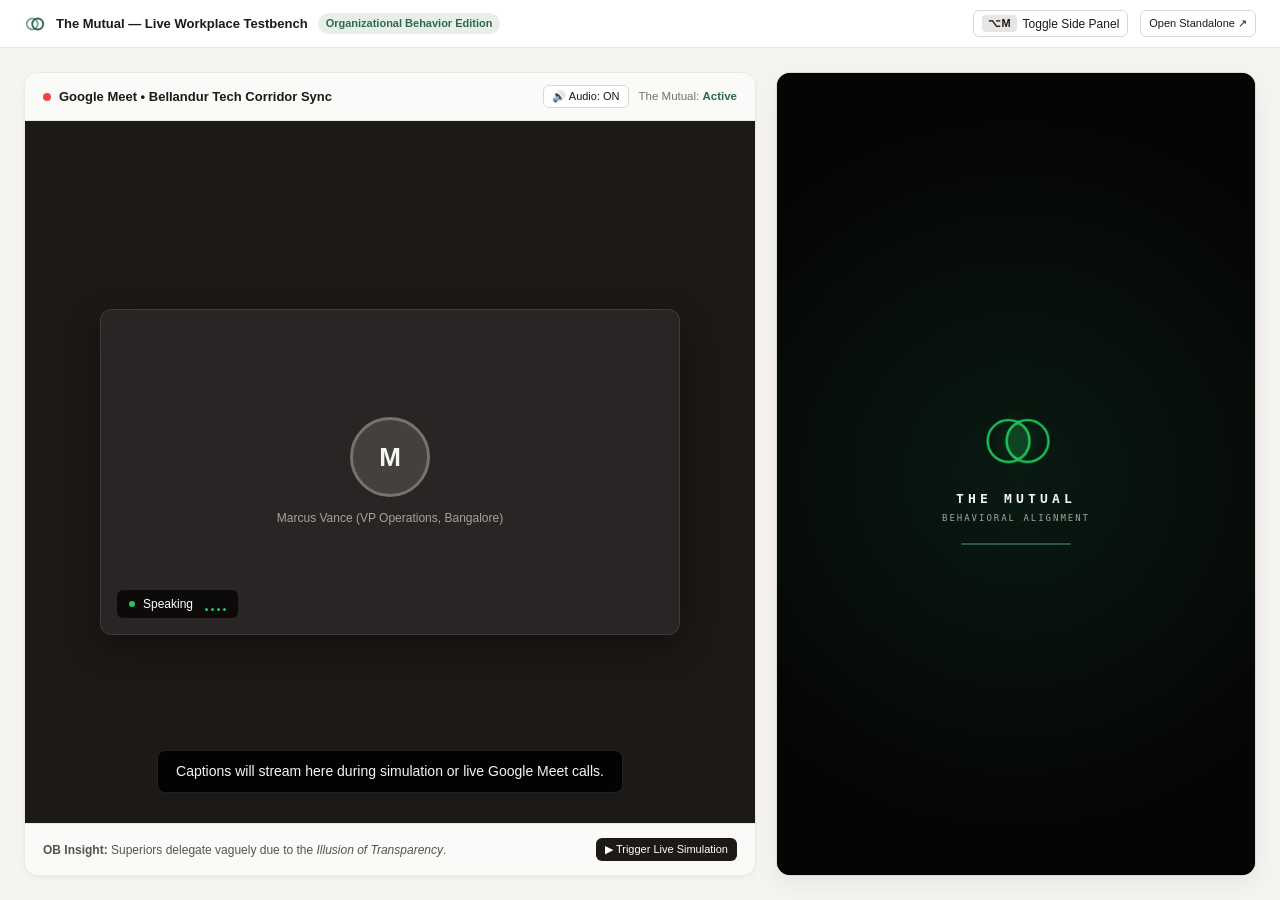
<file: web/index.html>
<!DOCTYPE html>
<html lang="en">
<head>
  <meta charset="UTF-8">
  <meta name="viewport" content="width=device-width, initial-scale=1.0">
  <title>The Mutual — Behavioral Alignment Platform</title>
  <link rel="stylesheet" href="styles/sidepanel.css">
  <style>
    /* Desktop Presentation Layout wrapper */
    body {
      background-color: #F5F4F0;
      min-height: 100vh;
      margin: 0;
      padding: 0;
      display: flex;
      flex-direction: column;
    }

    .demo-navbar {
      background: #FFFFFF;
      border-bottom: 1px solid var(--border-subtle);
      padding: 10px 24px;
      display: flex;
      align-items: center;
      justify-content: space-between;
      font-size: 13px;
    }

    .demo-title {
      font-weight: 600;
      color: var(--text-primary);
      display: flex;
      align-items: center;
      gap: 10px;
    }

    .demo-badge {
      background: #E8EFEA;
      color: #2D6A4F;
      font-size: 11px;
      font-weight: 600;
      padding: 2px 8px;
      border-radius: 9999px;
    }

    .demo-workspace {
      display: grid;
      grid-template-columns: 1fr 480px;
      gap: 20px;
      padding: 24px;
      max-width: 1400px;
      margin: 0 auto;
      width: 100%;
      flex: 1;
      height: calc(100vh - 56px);
      box-sizing: border-box;
    }

    /* Left: Simulated Google Meet / Workplace Stage */
    .meet-stage {
      background: #FFFFFF;
      border: 1px solid var(--border-subtle);
      border-radius: var(--radius-lg);
      box-shadow: var(--shadow-card);
      display: flex;
      flex-direction: column;
      overflow: hidden;
    }

    .meet-header {
      background: #FAFAF8;
      border-bottom: 1px solid var(--border-subtle);
      padding: 12px 18px;
      display: flex;
      align-items: center;
      justify-content: space-between;
    }

    .meet-body {
      flex: 1;
      background: #1C1917;
      display: flex;
      flex-direction: column;
      align-items: center;
      justify-content: center;
      position: relative;
      padding: 24px;
    }

    .video-tile {
      width: 100%;
      max-width: 580px;
      aspect-ratio: 16/9;
      background: #292524;
      border-radius: 12px;
      border: 1px solid rgba(255, 255, 255, 0.1);
      display: flex;
      flex-direction: column;
      align-items: center;
      justify-content: center;
      position: relative;
      box-shadow: 0 12px 36px rgba(0,0,0,0.4);
    }

    .avatar-circle {
      width: 80px;
      height: 80px;
      border-radius: 50%;
      background: #44403C;
      color: #F5F5F4;
      font-size: 26px;
      font-weight: 600;
      display: flex;
      align-items: center;
      justify-content: center;
      border: 3px solid #78716C;
    }

    .speaker-label {
      position: absolute;
      bottom: 16px;
      left: 16px;
      background: rgba(0, 0, 0, 0.7);
      backdrop-filter: blur(8px);
      color: #FFFFFF;
      padding: 5px 12px;
      border-radius: 6px;
      font-size: 12px;
      font-weight: 500;
      display: flex;
      align-items: center;
      gap: 8px;
    }

    .audio-equalizer {
      display: inline-flex;
      align-items: flex-end;
      gap: 3px;
      height: 14px;
      margin-left: 4px;
    }

    .audio-equalizer .bar {
      width: 3px;
      background: #22C55E;
      border-radius: 2px;
      height: 3px;
      transition: height 0.15s ease;
    }

    .audio-equalizer.active .bar:nth-child(1) { animation: soundBar 0.5s infinite alternate ease-in-out; }
    .audio-equalizer.active .bar:nth-child(2) { animation: soundBar 0.7s infinite alternate 0.15s ease-in-out; }
    .audio-equalizer.active .bar:nth-child(3) { animation: soundBar 0.6s infinite alternate 0.3s ease-in-out; }
    .audio-equalizer.active .bar:nth-child(4) { animation: soundBar 0.8s infinite alternate 0.1s ease-in-out; }

    @keyframes soundBar {
      0% { height: 3px; }
      100% { height: 14px; }
    }

    .captions-overlay {
      position: absolute;
      bottom: 30px;
      max-width: 80%;
      background: rgba(0, 0, 0, 0.85);
      backdrop-filter: blur(8px);
      color: #F5F5F4;
      font-size: 14px;
      line-height: 1.5;
      padding: 10px 18px;
      border-radius: 8px;
      text-align: center;
      transition: all 0.2s ease;
      border: 1px solid rgba(255, 255, 255, 0.12);
    }

    /* Right: Chrome Extension Side Panel Container */
    .sidepanel-frame {
      background: var(--bg-app);
      border: 1px solid var(--border-medium);
      border-radius: var(--radius-lg);
      box-shadow: var(--shadow-float);
      display: flex;
      flex-direction: column;
      overflow: hidden;
      height: 100%;
    }

    .sidepanel-frame iframe {
      width: 100%;
      height: 100%;
      border: none;
    }

    @media (max-width: 1000px) {
      .demo-workspace {
        grid-template-columns: 1fr;
        height: auto;
      }
      .sidepanel-frame {
        height: 800px;
      }
    }
  </style>
</head>
<body>

  <!-- Demo Header -->
  <header class="demo-navbar">
    <div class="demo-title">
      <svg width="22" height="22" viewBox="0 0 24 24" fill="none" stroke="#2D6A4F" stroke-width="2" stroke-linecap="round" stroke-linejoin="round">
        <circle cx="9" cy="12" r="6" opacity="0.6"/>
        <circle cx="15" cy="12" r="6"/>
      </svg>
      <span>The Mutual — Live Workplace Testbench</span>
      <span class="demo-badge">Organizational Behavior Edition</span>
    </div>
    <div style="display:flex; gap:12px; align-items:center;">
      <button id="btn-toggle-panel" onclick="toggleWebSidePanel()" class="btn btn-secondary btn-sm" style="font-size:12px; display:inline-flex; align-items:center; gap:6px;">
        <span style="background:#E7E5E4; padding:2px 6px; border-radius:4px; font-weight:700; font-size:11px;">⌥M</span>
        <span id="toggle-panel-label">Toggle Side Panel</span>
      </button>
      <a href="sidepanel.html" target="_blank" class="btn btn-secondary btn-sm" style="text-decoration:none;">
        Open Standalone ↗
      </a>
    </div>
  </header>

  <!-- Interactive Dual-Pane Workspace -->
  <main class="demo-workspace">

    <!-- Left: Meeting Room Stage -->
    <section class="meet-stage">
      <div class="meet-header">
        <div style="display:flex; align-items:center; gap:8px;">
          <span style="width:8px; height:8px; border-radius:50%; background:#EF4444;"></span>
          <span style="font-weight:600; font-size:13px; color:#1C1917;">Google Meet • Bellandur Tech Corridor Sync</span>
        </div>
        <div style="display:flex; align-items:center; gap:10px;">
          <button class="btn btn-secondary btn-sm" id="btn-web-audio" onclick="toggleAudioFromWeb()" style="font-size:11px;">
            🔊 Audio: ON
          </button>
          <span style="font-size:11.5px; color:#78716C;">
            The Mutual: <strong style="color:#2D6A4F;">Active</strong>
          </span>
        </div>
      </div>

      <div class="meet-body">
        <div class="video-tile">
          <div class="avatar-circle">M</div>
          <div style="color:#A8A29E; font-size:12px; margin-top:12px;">Marcus Vance (VP Operations, Bangalore)</div>
          <div class="speaker-label">
            <span style="width:6px; height:6px; border-radius:50%; background:#22C55E;"></span>
            <span id="speaker-status-label">Speaking</span>
            <div class="audio-equalizer" id="audio-equalizer">
              <span class="bar"></span>
              <span class="bar"></span>
              <span class="bar"></span>
              <span class="bar"></span>
            </div>
          </div>
        </div>

        <div class="captions-overlay" id="live-captions-box">
          Captions will stream here during simulation or live Google Meet calls.
        </div>
      </div>

      <div style="padding:14px 18px; background:#FAFAF8; border-top:1px solid var(--border-subtle); display:flex; justify-content:space-between; align-items:center;">
        <span style="font-size:12px; color:var(--text-secondary);">
          <strong>OB Insight:</strong> Superiors delegate vaguely due to the <em>Illusion of Transparency</em>.
        </span>
        <button class="btn btn-primary btn-sm" onclick="triggerSimFromWeb()">
          ▶ Trigger Live Simulation
        </button>
      </div>
    </section>

    <!-- Right: Real Side Panel App loaded in Frame -->
    <section class="sidepanel-frame">
      <iframe src="sidepanel.html" id="sidepanel-iframe" allow="microphone; camera; display-capture; clipboard-write"></iframe>
    </section>

  </main>

  <script>
    let webAudioEnabled = true;

    function toggleAudioFromWeb() {
      const iframe = document.getElementById("sidepanel-iframe");
      if (iframe && iframe.contentWindow) {
        const btn = iframe.contentWindow.document.getElementById("btn-audio-toggle");
        if (btn) btn.click();
        webAudioEnabled = !webAudioEnabled;
        const webBtn = document.getElementById("btn-web-audio");
        if (webBtn) {
          webBtn.innerText = webAudioEnabled ? "🔊 Audio: ON" : "🔇 Audio: OFF";
        }
      }
    }

    function triggerSimFromWeb() {
      const iframe = document.getElementById("sidepanel-iframe");
      if (iframe && iframe.contentWindow) {
        // 1. Force the side panel to switch to Tab 1 (Interceptor)
        const tabBtn = iframe.contentWindow.document.querySelector("[data-tab='tab-interceptor']");
        if (tabBtn) tabBtn.click();

        // 2. Start the simulation immediately
        if (typeof iframe.contentWindow.startSimulation === "function") {
          iframe.contentWindow.startSimulation();
        } else {
          const btn = iframe.contentWindow.document.getElementById("btn-start-sim");
          if (btn) btn.click();
        }
      }
    }

    // Handle incoming messages from side panel
    window.addEventListener("message", (event) => {
      if (!event.data) return;

      // Equalizer & Voice Speaking Animation
      if (event.data.type === "SPEAKING_STATUS") {
        const eq = document.getElementById("audio-equalizer");
        const avatar = document.querySelector(".avatar-circle");
        const statusLabel = document.getElementById("speaker-status-label");

        if (event.data.isSpeaking) {
          if (eq) eq.classList.add("active");
          if (statusLabel) statusLabel.innerText = "Speaking (Audio)";
          if (avatar) {
            avatar.style.transition = "box-shadow 0.25s ease, border-color 0.25s ease";
            avatar.style.boxShadow = "0 0 0 10px rgba(34, 197, 94, 0.35)";
            avatar.style.borderColor = "#22C55E";
          }
        } else {
          if (eq) eq.classList.remove("active");
          if (statusLabel) statusLabel.innerText = "Listening";
          if (avatar) {
            avatar.style.boxShadow = "none";
            avatar.style.borderColor = "#78716C";
          }
        }
      }

      // Live Captions & Ambiguity Tag Mirroring
      if (event.data.type === "CAPTIONS_MIRROR") {
        const box = document.getElementById("live-captions-box");

        if (box) {
          let badgeHtml = "";
          if (event.data.is_ambiguous && event.data.flags && event.data.flags.length > 0) {
            const flagCategory = event.data.flags[0].category || "Ambiguity Detected";
            badgeHtml = `
              <div style="margin-top:8px; display:inline-flex; align-items:center; gap:6px; background:#FEF3C7; color:#92400E; border:1px solid #FDE68A; border-radius:9999px; font-size:11px; font-weight:600; padding:3px 12px; box-shadow:0 2px 6px rgba(0,0,0,0.15);">
                <span>⚠</span>
                <span>Flagged by The Mutual: ${flagCategory}</span>
              </div>
            `;
            box.style.borderColor = "#F59E0B";
          } else {
            box.style.borderColor = "rgba(255, 255, 255, 0.12)";
          }

          box.innerHTML = `
            <div style="font-size:11px; text-transform:uppercase; letter-spacing:0.05em; color:#A8A29E; margin-bottom:4px; font-weight:600;">
              ${event.data.speaker || "Marcus (VP)"} ${event.data.timestamp ? "• " + event.data.timestamp : ""}
            </div>
            <div style="font-size:14px; font-weight:500; color:#FFFFFF; line-height:1.45;">
              "${event.data.text}"
            </div>
            ${badgeHtml}
          `;
        }
      }

      // Drawer toggle from sidepanel iframe
      if (event.data.type === "THE_MUTUAL_TOGGLE_DRAWER") {
        toggleWebSidePanel();
      }
    });

    // ── Option+M Side Panel Toggle on Web Companion ──────────────────────────
    function toggleWebSidePanel() {
      const frame = document.querySelector(".sidepanel-frame");
      const workspace = document.querySelector(".demo-workspace");
      const label = document.getElementById("toggle-panel-label");
      if (!frame || !workspace) return;

      const isHidden = frame.style.display === "none";
      if (isHidden) {
        frame.style.display = "flex";
        workspace.style.gridTemplateColumns = "1fr 480px";
        if (label) label.innerText = "Hide Side Panel";
      } else {
        frame.style.display = "none";
        workspace.style.gridTemplateColumns = "1fr";
        if (label) label.innerText = "Show Side Panel";
      }
    }

    function isOptionM(e) {
      const isM = (e.code === "KeyM" || e.key === "m" || e.key === "M" || e.key === "µ" || e.key === "Âµ");
      return isM && (e.altKey || (e.metaKey && e.shiftKey) || (e.ctrlKey && e.shiftKey));
    }

    window.addEventListener("keydown", (e) => {
      if (isOptionM(e)) {
        e.preventDefault();
        e.stopPropagation();
        toggleWebSidePanel();
      }
    }, true);
  </script>
</body>
</html>
</file>
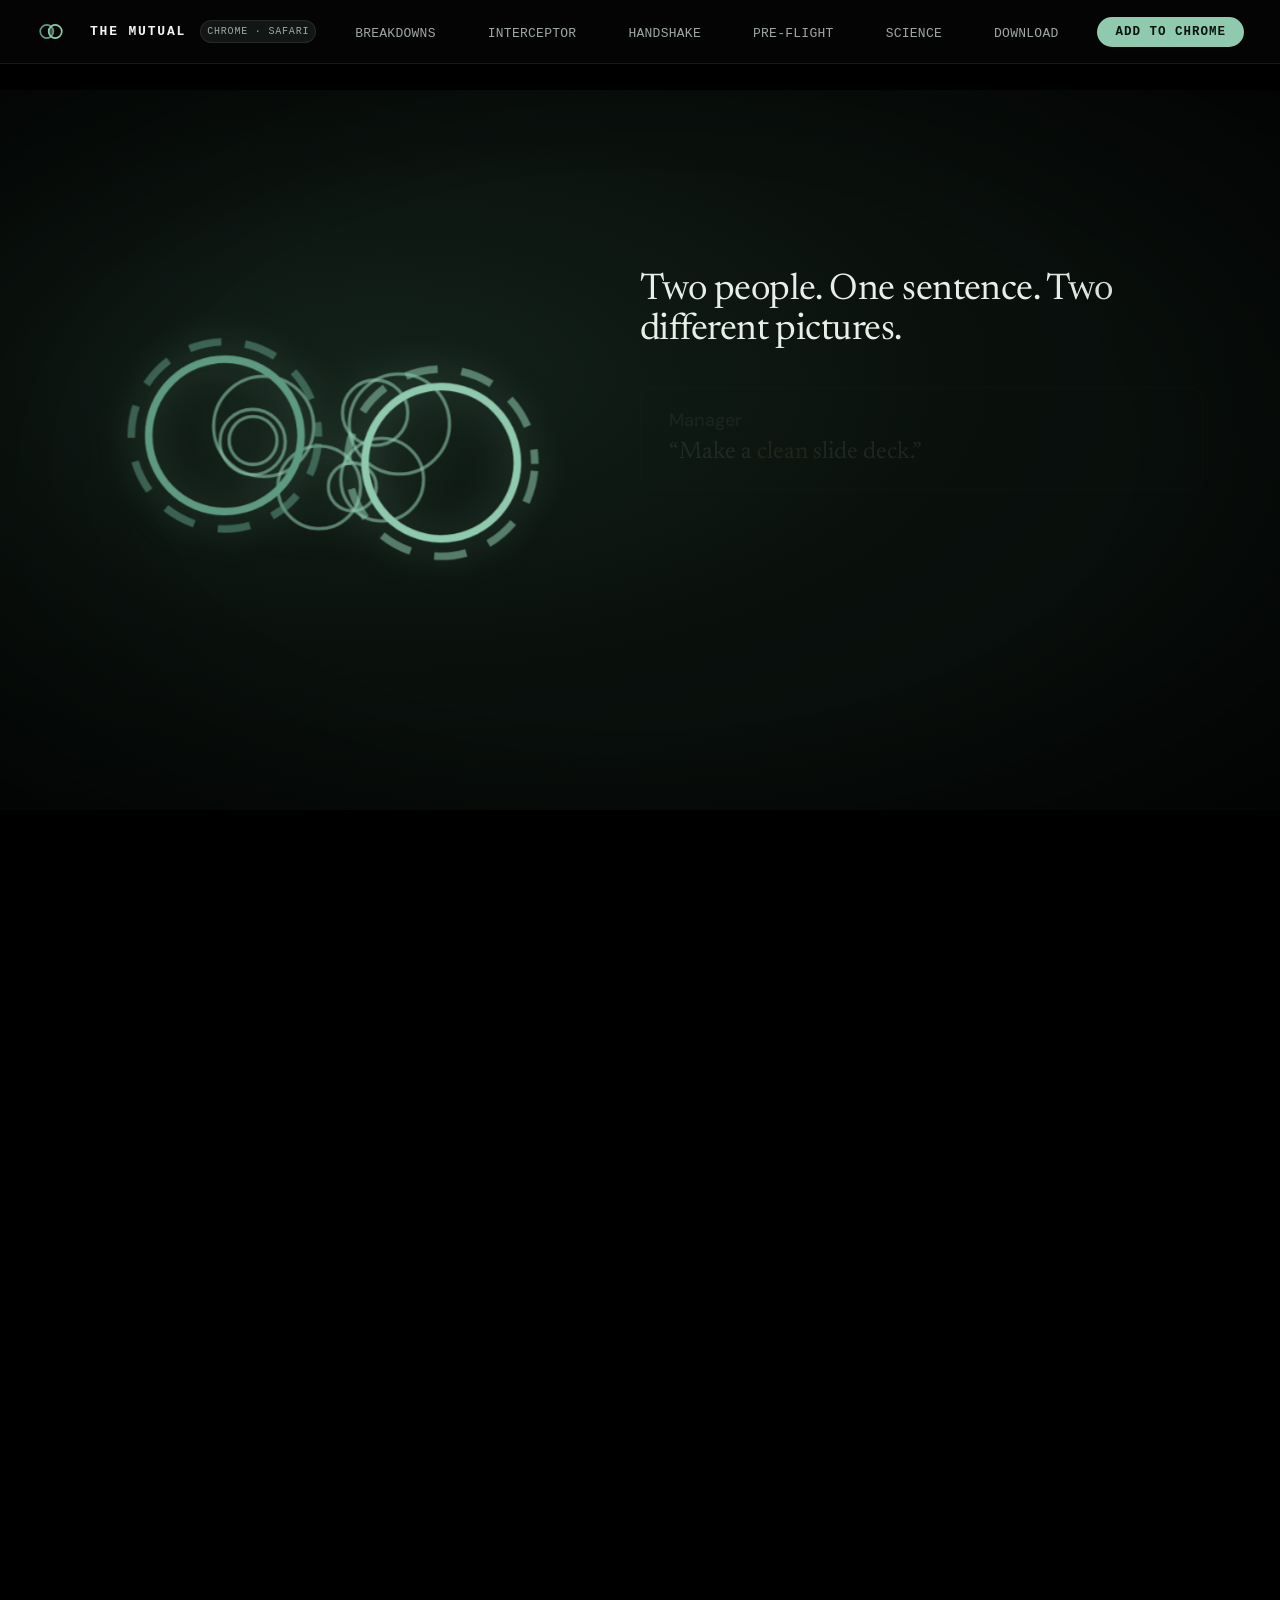
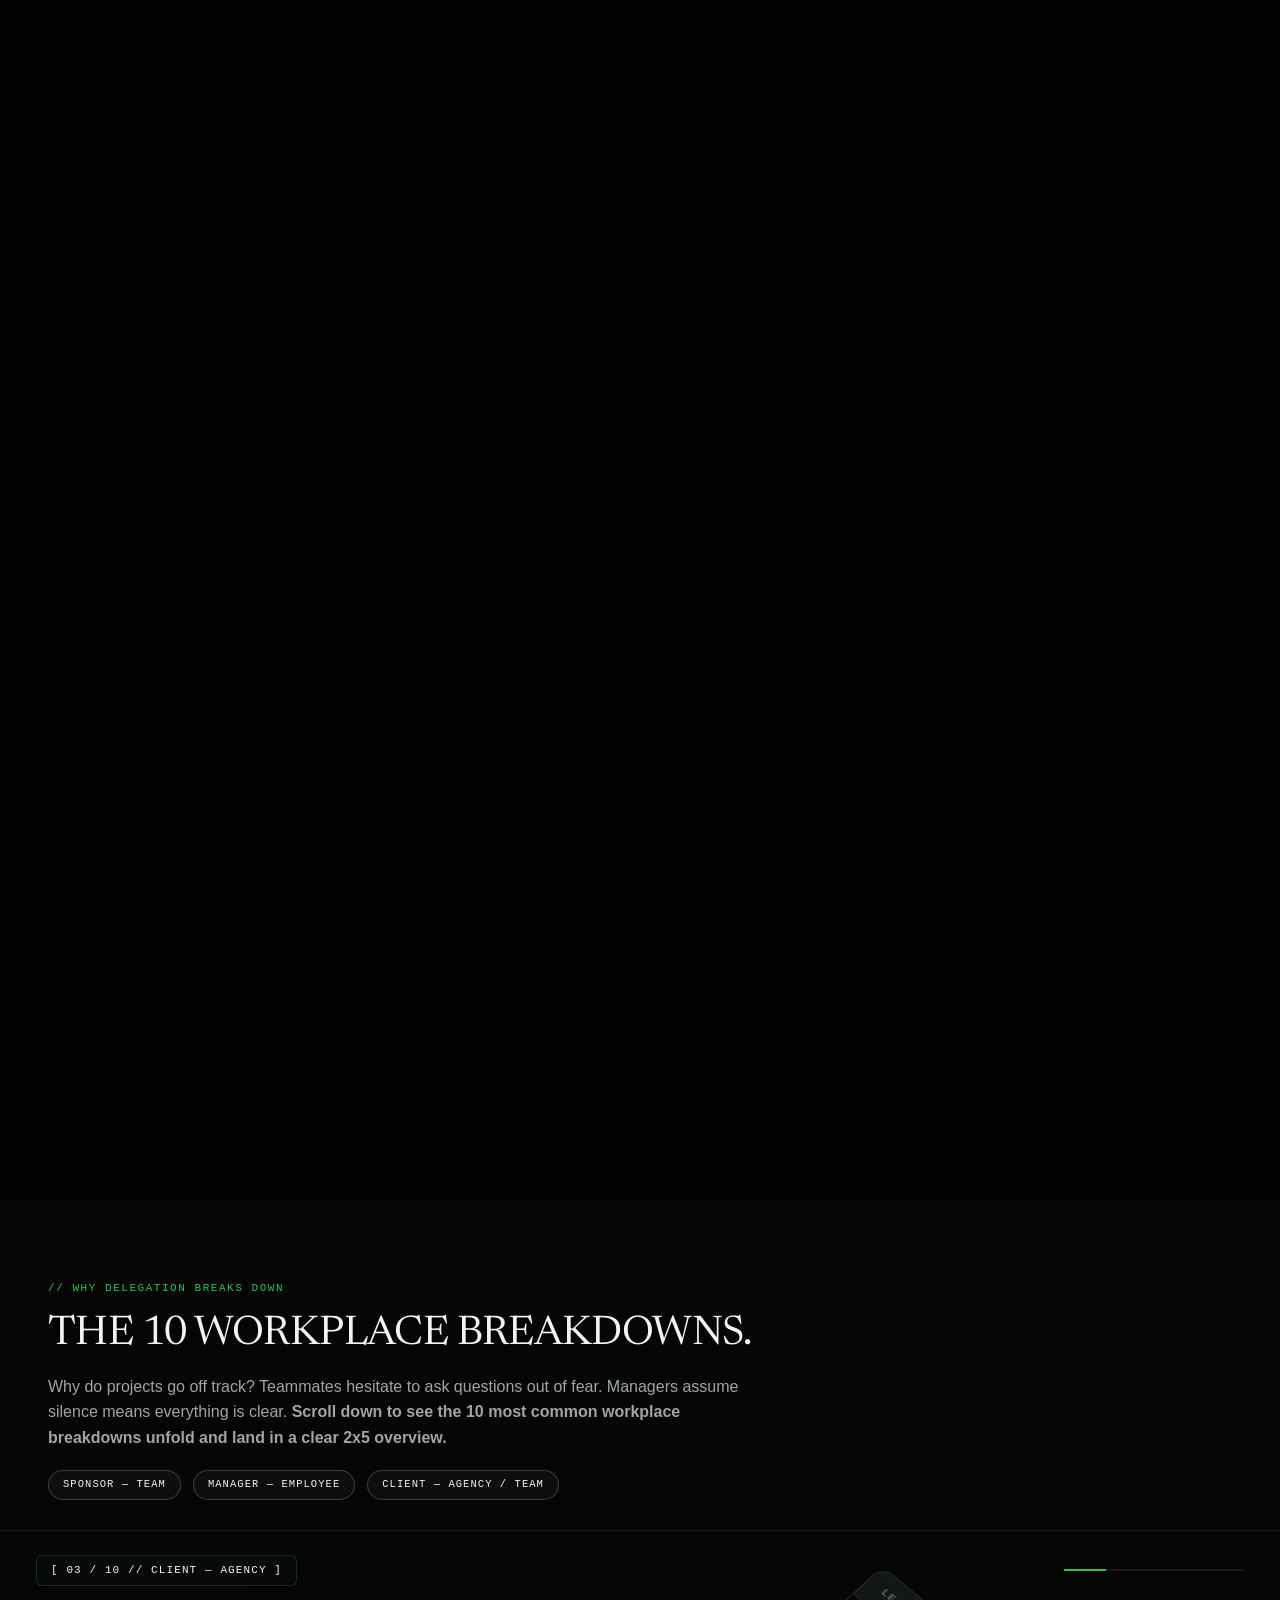
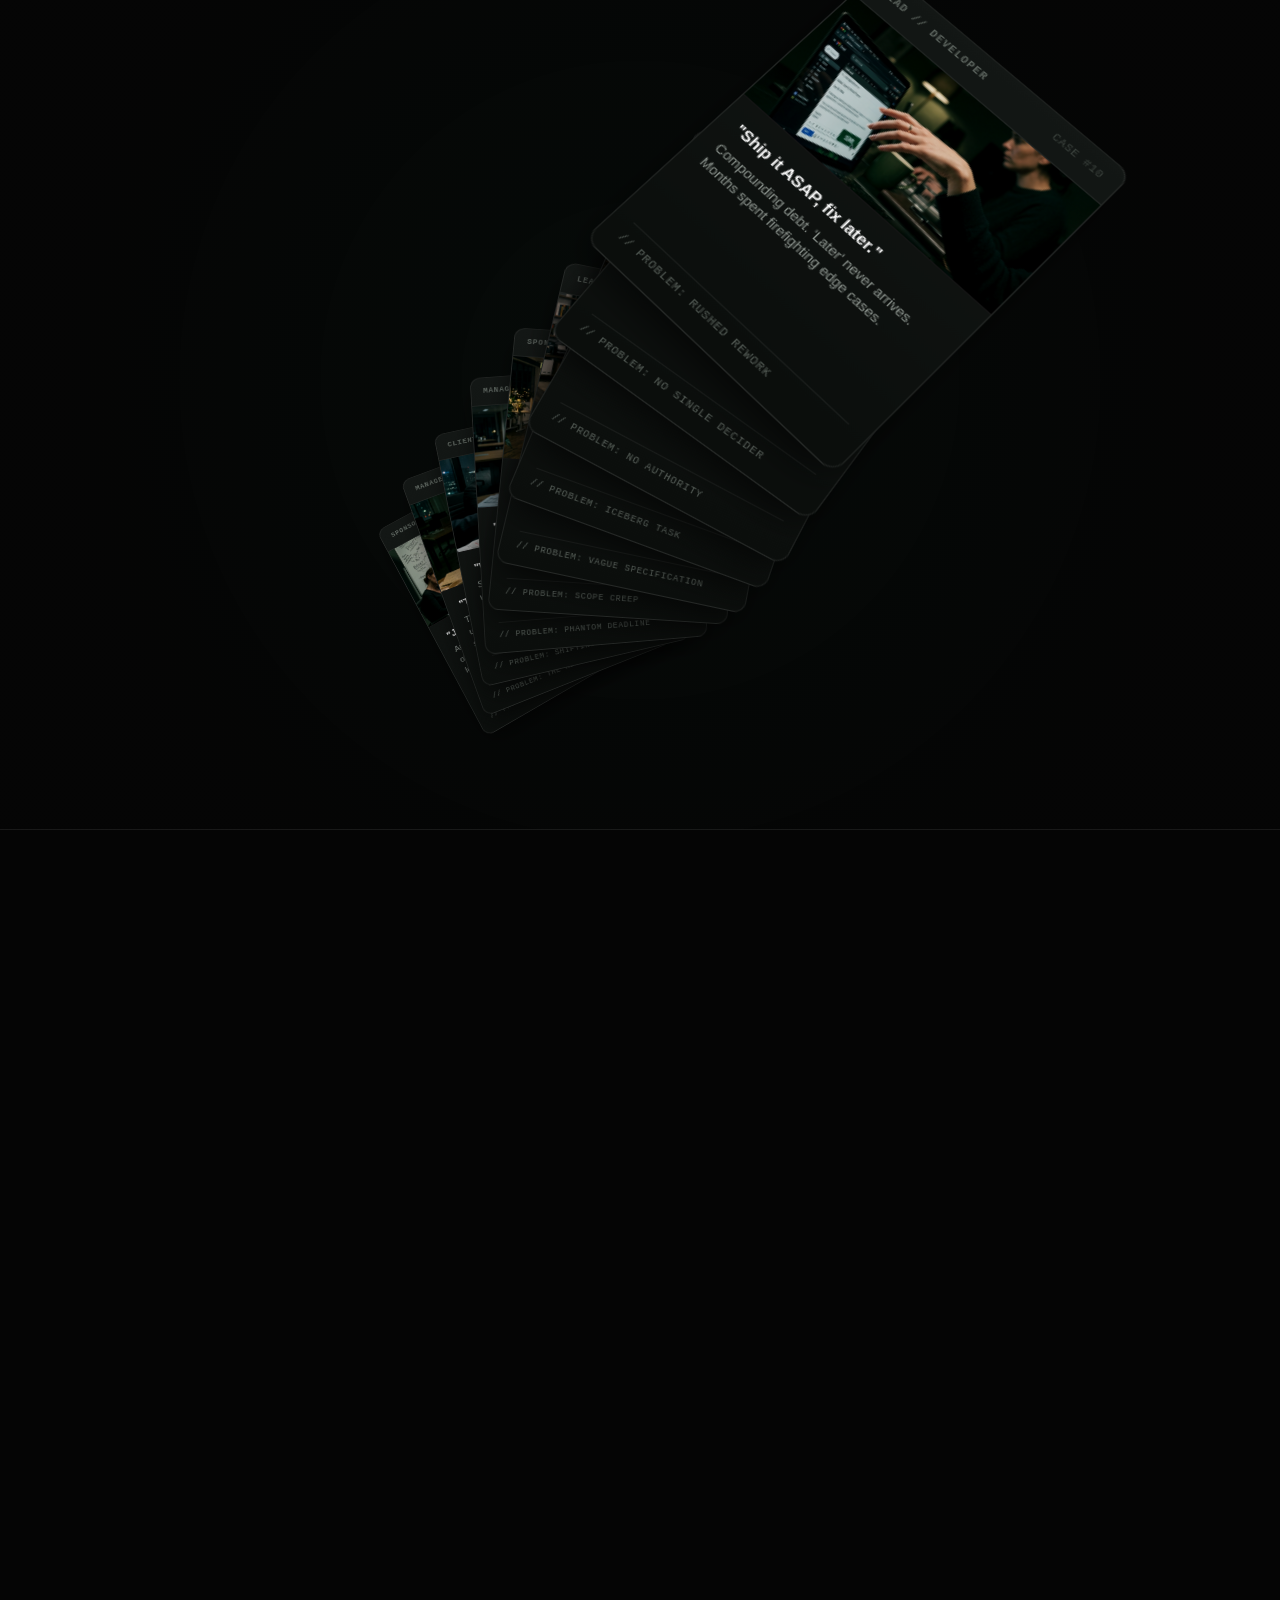
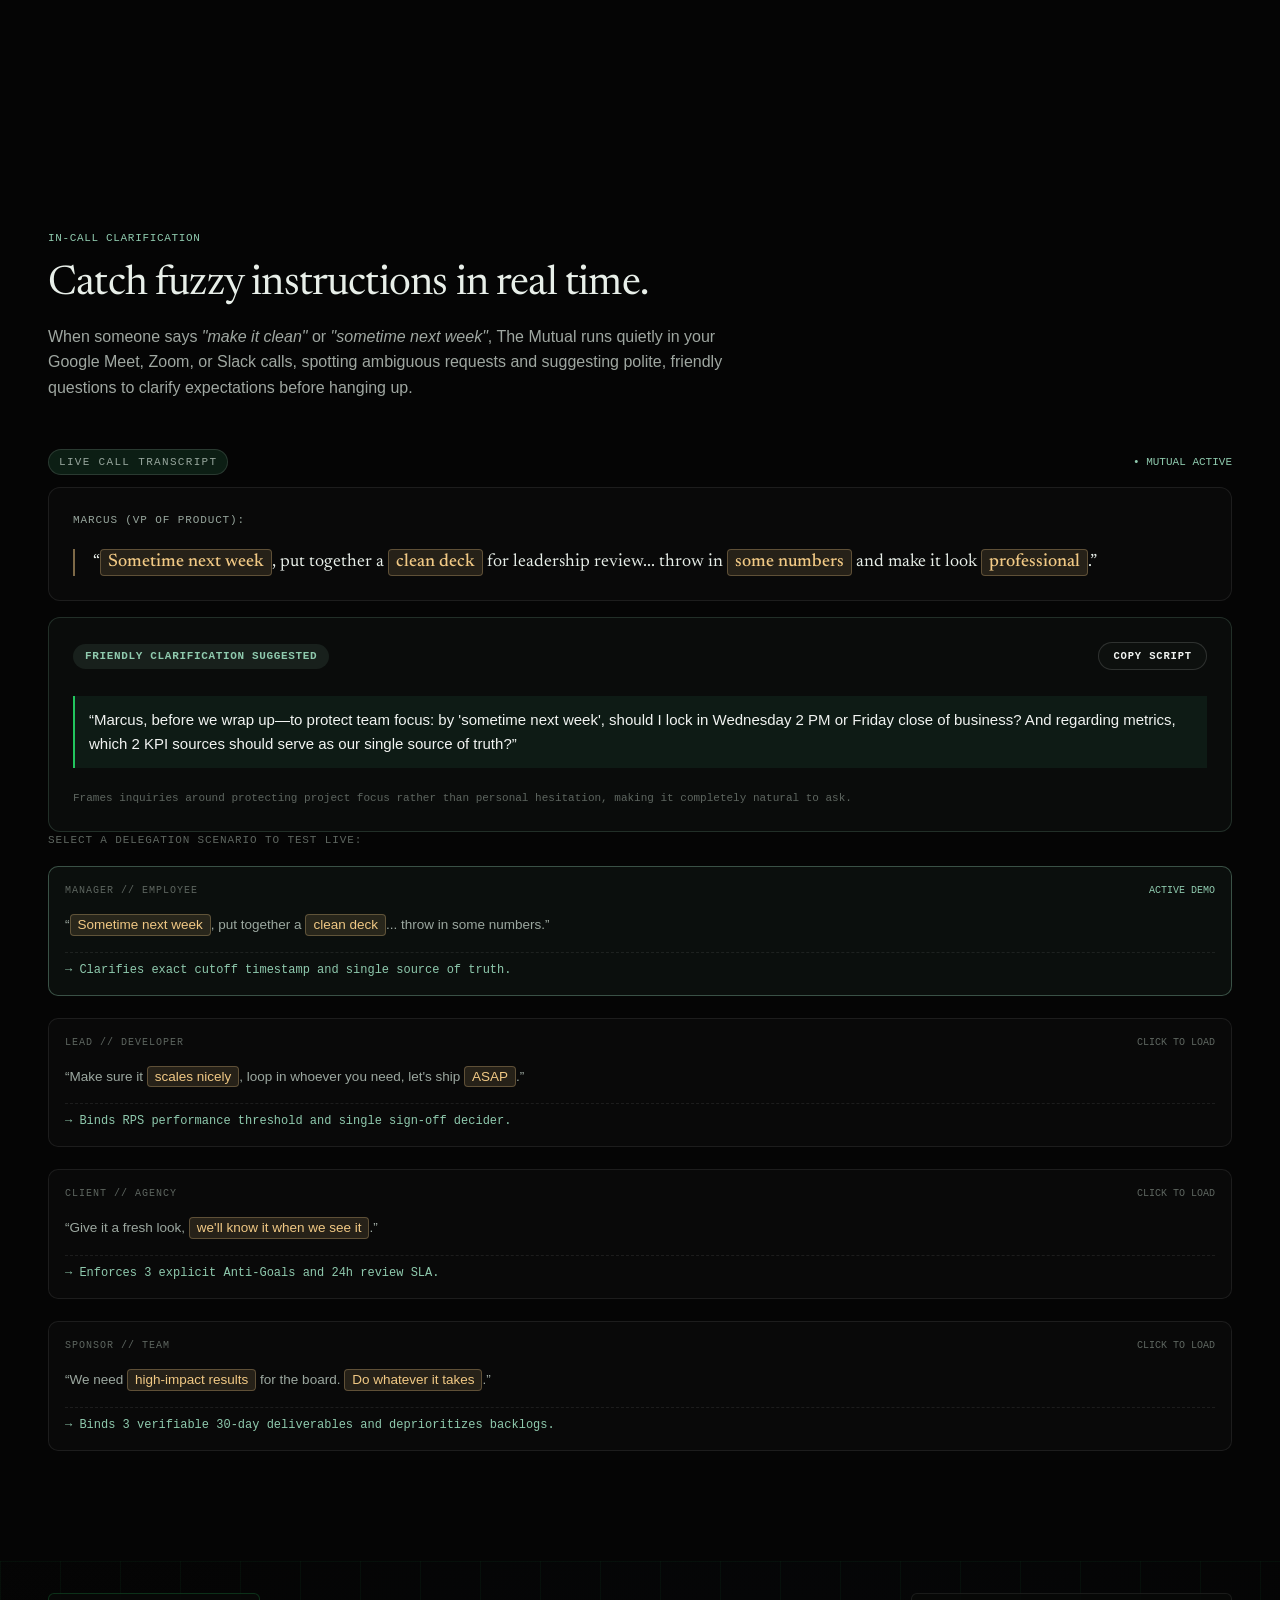
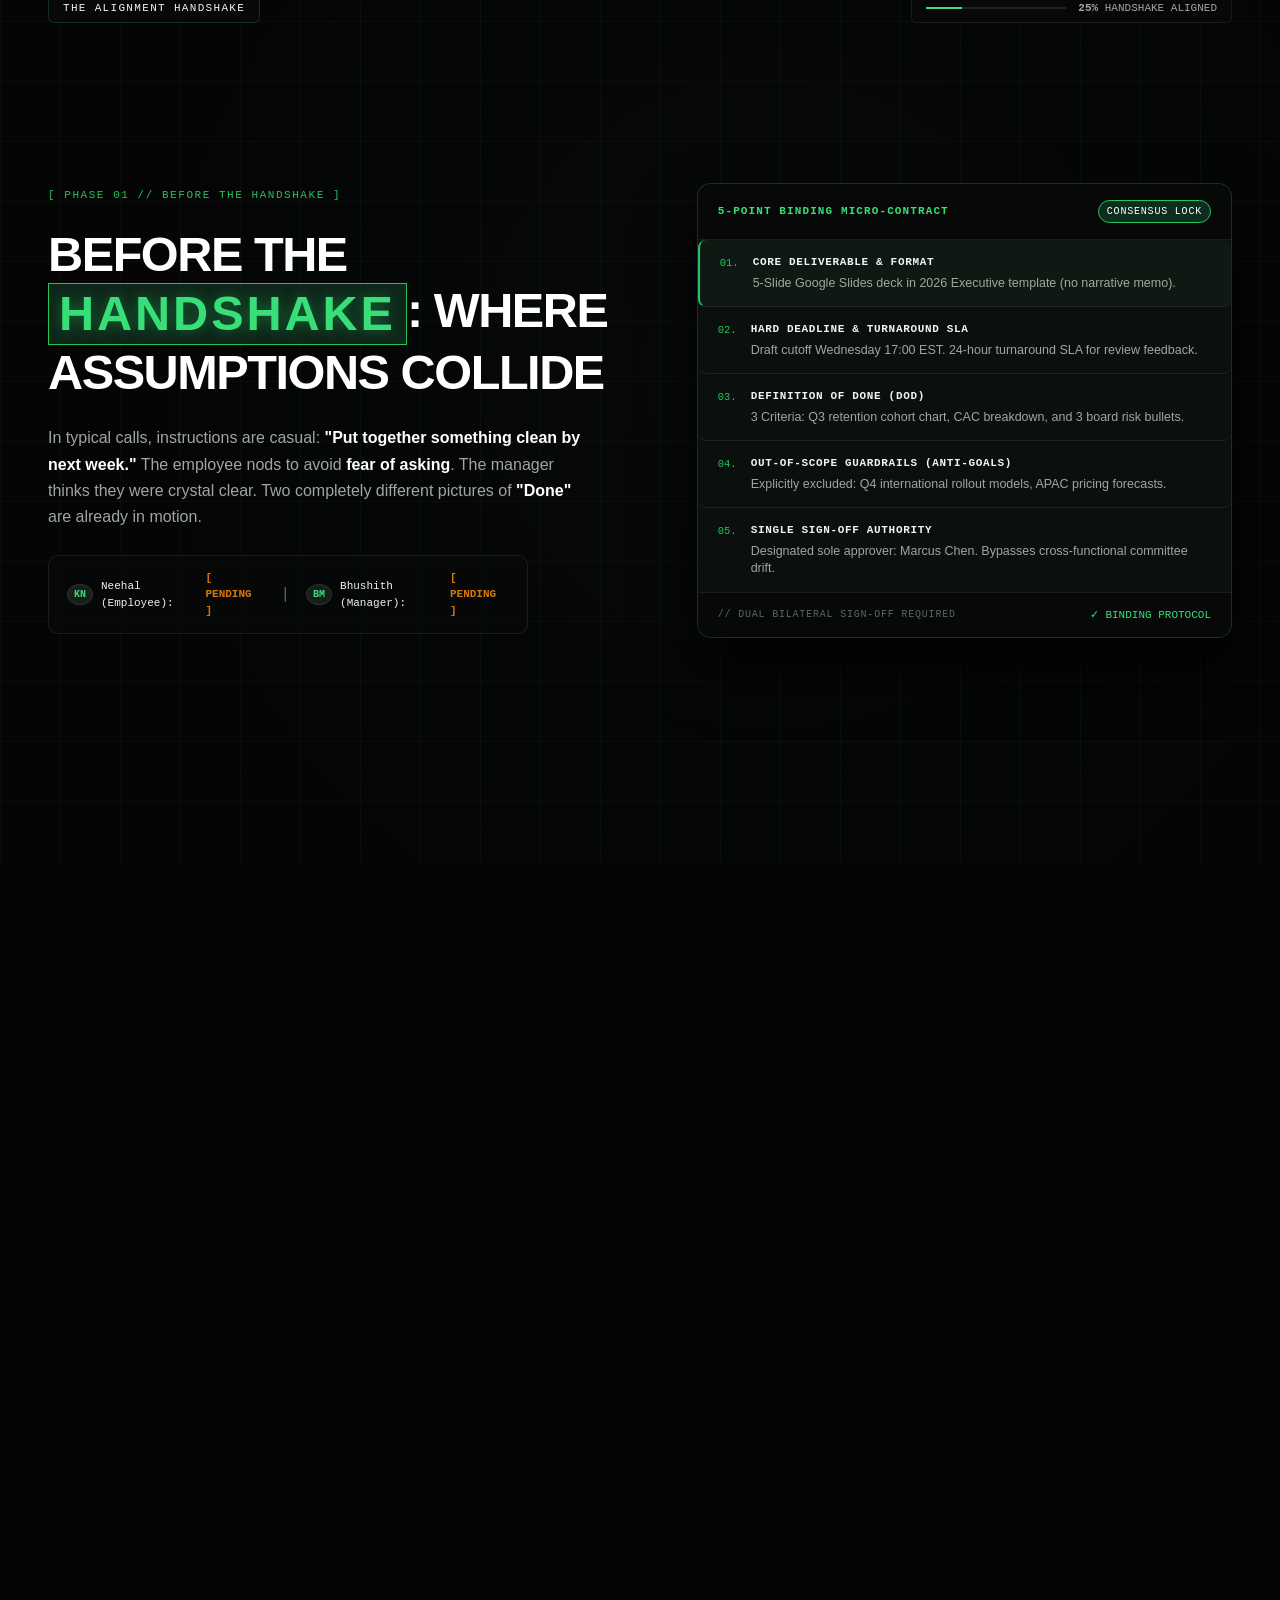
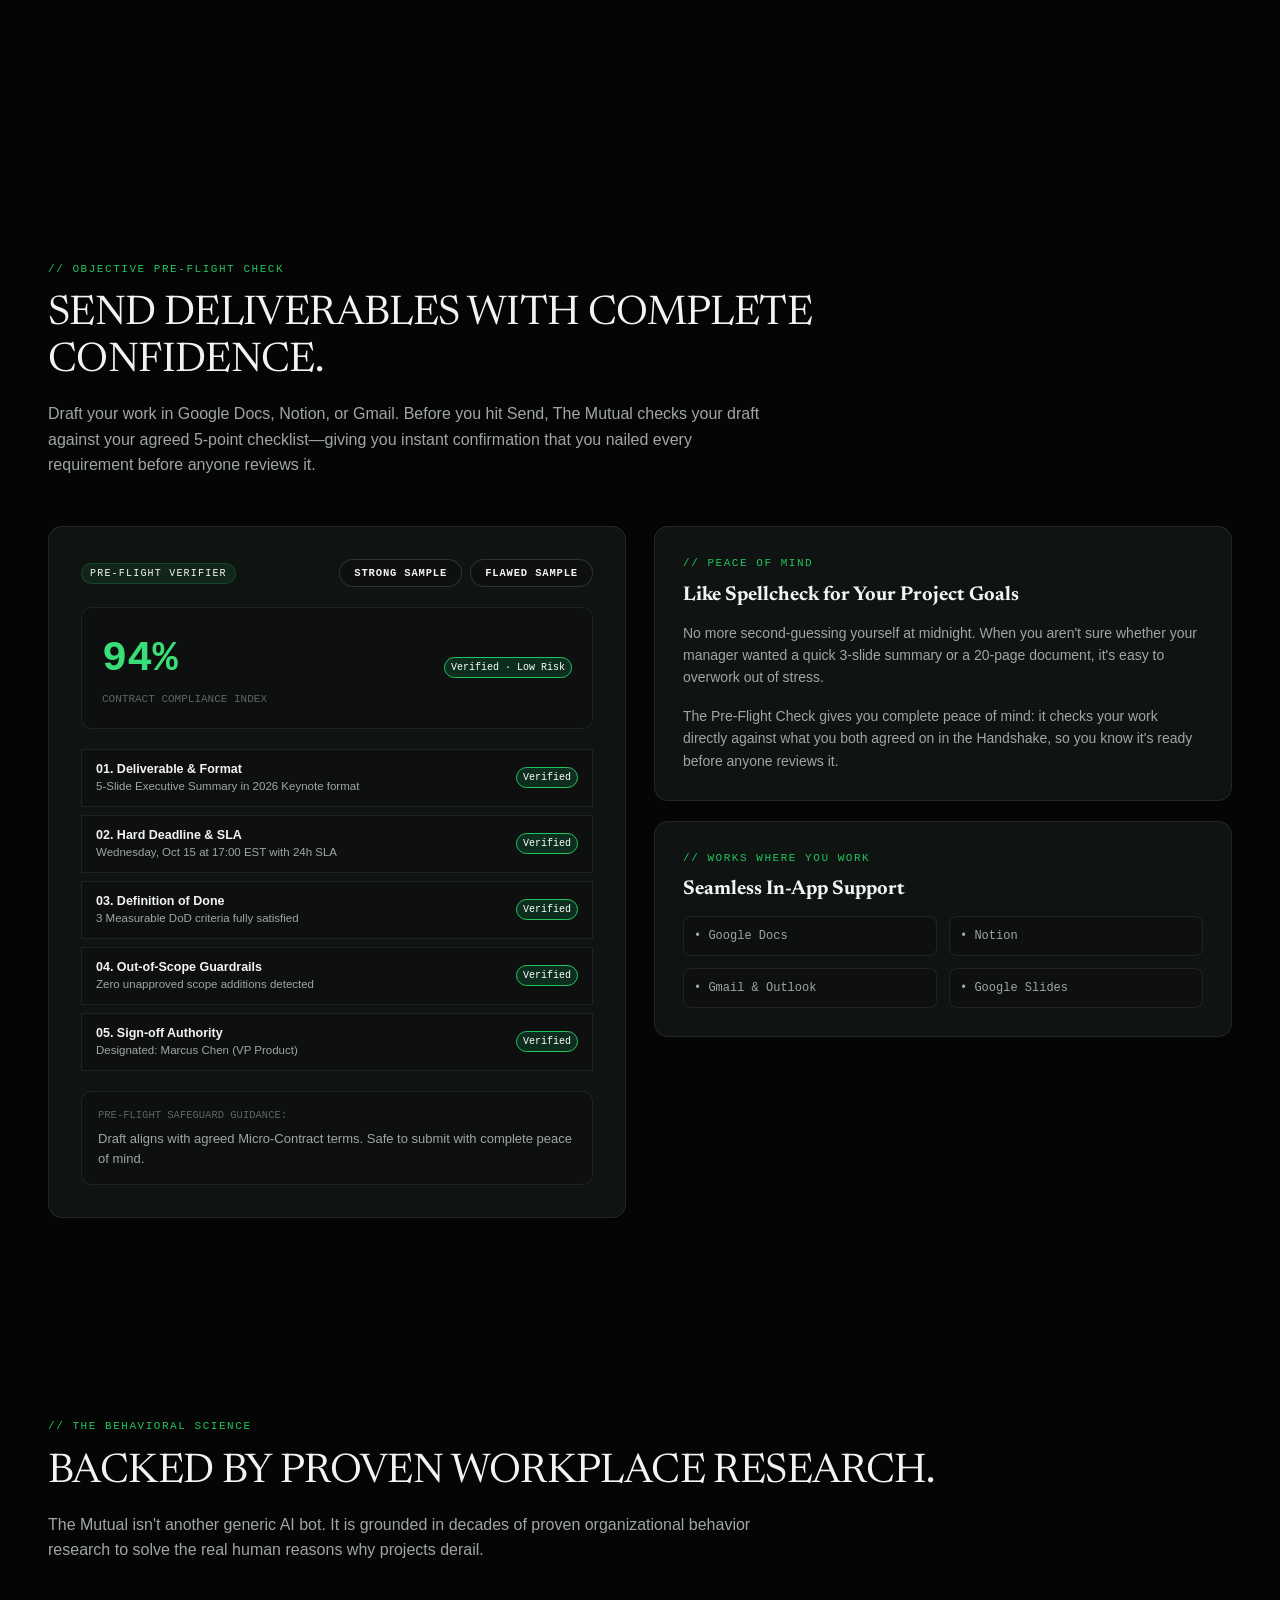
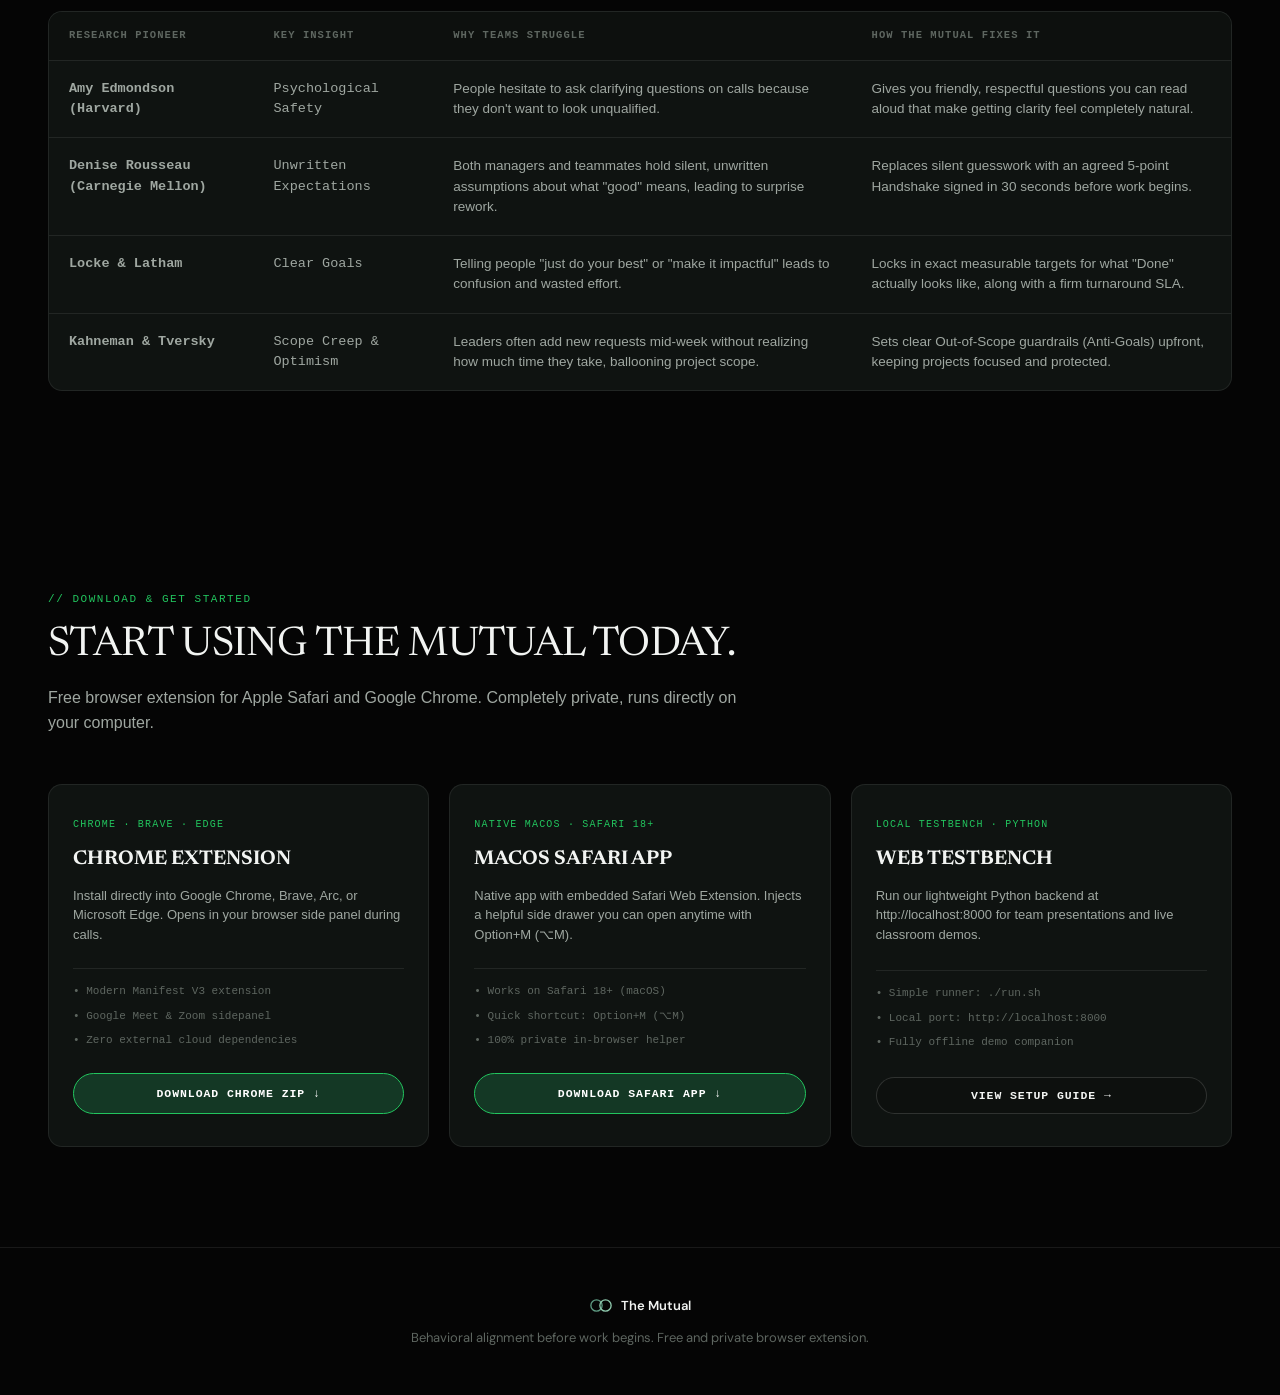
<file: icons/The_Mutual_Website/index.html>
<!DOCTYPE html>
<html lang="en">
<head>
  <meta charset="UTF-8">
  <meta name="viewport" content="width=device-width, initial-scale=1.0, viewport-fit=cover">
  <title>The Mutual — Same page, before the work starts</title>
  <meta name="description" content="An Organizational Behavior (OB) browser extension for Google Meet, Zoom, and Slack that stops delegation failure before work begins.">

  <!-- Editorial Typography & DM Sans -->
  <link rel="stylesheet" href="https://fonts.googleapis.com/css2?family=Newsreader:opsz,wght@6..72,400;6..72,500;6..72,600&family=DM+Sans:wght@400;500;700&display=swap">

  <!-- Core Architectural Stylesheets -->
  <link rel="stylesheet" href="css/main.css">
  <link rel="stylesheet" href="css/card-stack.css">
  <link rel="stylesheet" href="css/video-scrub.css">

  <script>
    // Force browser to always reload at top opening hero page
    if ('scrollRestoration' in history) {
      history.scrollRestoration = 'manual';
    }
    window.scrollTo(0, 0);
    if (window.location.hash) {
      history.replaceState(null, null, window.location.pathname + window.location.search);
    }
    window.addEventListener('beforeunload', function () {
      window.scrollTo(0, 0);
    });
  </script>

  <style>
    /* ==========================================================================
       HERO OPENING SCROLL STORY (Harmonized, Clean & Non-Repetitive)
       ========================================================================== */
    :root {
      --serif: 'Newsreader', Georgia, serif;
      --sans: 'DM Sans', -apple-system, BlinkMacSystemFont, "Segoe UI", sans-serif;
      --sage: #5e9a82;
      --mint: #8fcaae;
      --amber: #f1c985;
      --panel: rgba(255, 255, 255, 0.045);
      --line: rgba(255, 255, 255, 0.11);
    }

    .hero-story-runway {
      position: relative;
      height: 2800px;
      width: 100%;
      background: #000;
      z-index: 8;
    }

    .hero-story-sticky {
      position: sticky;
      top: 0;
      width: 100%;
      height: 100vh;
      height: 100svh;
      overflow: hidden;
      display: flex;
      align-items: center;
      justify-content: center;
      background: #000;
    }

    #story-frame {
      position: relative;
      overflow: hidden;
      width: min(100vw, calc(100svh * 16 / 9));
      aspect-ratio: 16 / 9;
      font-size: 16px;
      line-height: 1.45;
      background: radial-gradient(ellipse at 30% 40%, #13211a 0, #0a110d 45%, #060908 100%);
    }

    #story-frame::after {
      content: "";
      position: absolute;
      inset: 0;
      pointer-events: none;
      z-index: 5;
      background: radial-gradient(ellipse at center, transparent 55%, rgba(0, 0, 0, .6));
    }

    #rings {
      position: absolute;
      z-index: 3;
      pointer-events: none;
      width: 40%;
      aspect-ratio: 4 / 3;
      filter: drop-shadow(0 0 1.4em rgba(143, 202, 174, .35));
      will-change: transform;
    }

    #rings svg { width: 100%; height: 100%; overflow: visible; }
    #rings circle { fill: none; stroke-width: 7; }
    #rings #lens { fill: var(--mint); stroke: none; }
    #ra, #ha { stroke: var(--sage); }
    #rb, #hb { stroke: var(--mint); }
    #ha, #hb { stroke-width: 2; stroke-dasharray: 30 22; }
    .gh { stroke: var(--mint); stroke-width: 3 !important; }

    .story-scene {
      position: absolute;
      opacity: 0;
      pointer-events: none;
      z-index: 2;
    }

    .story-scene.center {
      left: 6%;
      right: 6%;
      bottom: 12%;
      text-align: center;
    }

    .story-scene.content {
      left: 50%;
      width: 44%;
      top: 50%;
      transform: translateY(-50%);
    }

    .story-scene.fin {
      inset: 0;
    }

    .story-scene h1, .story-scene h2 {
      font: 400 3.4em / 1.1 var(--serif);
      letter-spacing: -0.015em;
      margin: 0 0 .35em;
      color: #e8efe9;
    }

    .story-scene h2 {
      font-size: 2.3em;
    }

    .story-scene.center p {
      color: #97a69d;
      max-width: 32em;
      margin: .8em auto 0;
      font-size: 1.15em;
      font-family: var(--sans);
    }

    .story-bub {
      background: var(--panel);
      border: 1px solid var(--line);
      border-radius: 12px;
      padding: .85em 1.15em;
      margin: 0 0 .75em;
      font: 400 1.5em / 1.35 var(--serif);
      color: #e8efe9;
    }

    .story-bub b {
      display: block;
      font-size: .75em;
      color: #97a69d;
      font-weight: 500;
      font-family: var(--sans);
      margin-bottom: .2em;
    }

    .story-bub mark {
      background: none;
      color: var(--amber);
      background-image: linear-gradient(var(--amber), var(--amber));
      background-size: calc(var(--t, 0) * 100%) 2px;
      background-repeat: no-repeat;
      background-position: 0 100%;
    }

    .story-note {
      color: #97a69d;
      font-size: 0.95em;
      font-family: var(--sans);
    }

    .story-lockup {
      position: absolute;
      left: 50%;
      top: 40%;
      transform: translate(-50%, -50%);
      display: flex;
      align-items: center;
      gap: 1.5em;
      white-space: nowrap;
      pointer-events: none;
    }

    .story-tile {
      width: 10.5em;
      aspect-ratio: 1;
      flex-shrink: 0;
      border-radius: 2.4em;
      background: linear-gradient(145deg, rgba(143, 202, 174, .24), rgba(94, 154, 130, .07));
      border: 1px solid rgba(143, 202, 174, .38);
      box-shadow: 0 0 3em rgba(143, 202, 174, .14);
      opacity: var(--t, 0);
      transform: scale(calc(.85 + .15 * var(--t, 0)));
    }

    .story-word {
      font: 500 5.4em / 1 var(--serif);
      letter-spacing: -0.02em;
      white-space: nowrap;
      opacity: var(--t, 0);
      transform: translateX(calc((1 - var(--t, 0)) * -2em));
      color: #e8efe9;
    }

    .story-summary {
      position: absolute;
      left: 50%;
      bottom: 8%;
      transform: translateX(-50%);
      text-align: center;
      width: min(92%, 580px);
      z-index: 6;
      pointer-events: auto;
    }

    .story-summary p {
      color: #97a69d;
      font-size: 1.05em;
      line-height: 1.5;
      margin-bottom: 14px;
      font-family: var(--sans);
    }

    .story-summary-badges {
      display: flex;
      justify-content: center;
      gap: 10px;
      margin-bottom: 20px;
      flex-wrap: wrap;
    }

    .story-badge {
      padding: 6px 14px;
      background: rgba(143, 202, 174, 0.08);
      border: 1px solid rgba(143, 202, 174, 0.3);
      border-radius: 99px;
      color: var(--mint);
      font-size: 12px;
      font-weight: 500;
      font-family: var(--sans);
    }

    .story-scroll-cue {
      display: inline-flex;
      align-items: center;
      gap: 8px;
      color: #97a69d;
      font-size: 12px;
      letter-spacing: 0.08em;
      text-transform: uppercase;
      font-family: var(--font-mono);
      cursor: pointer;
      text-decoration: none;
      transition: color .2s;
    }

    .story-scroll-cue:hover {
      color: var(--mint);
    }

    .story-cue-bottom {
      position: absolute;
      left: 0;
      right: 0;
      bottom: 3%;
      text-align: center;
      font-size: .8em;
      color: #97a69d;
      z-index: 4;
      font-family: var(--sans);
    }

    /* Harmonized Clean Navigation */
    .brand-mark-rings {
      display: inline-flex;
      align-items: center;
      margin-right: 10px;
    }

    .site-nav {
      background: rgba(5, 5, 5, 0.88);
      backdrop-filter: blur(12px);
      border-bottom: 1px solid rgba(255, 255, 255, 0.08);
      padding: 14px 36px;
    }

    .site-nav .nav-link {
      font-size: 13px;
      font-weight: 500;
      color: var(--text-secondary);
      letter-spacing: 0.02em;
      transition: color .2s ease;
      text-decoration: none;
      padding: 6px 12px;
      border-radius: 6px;
    }

    .site-nav .nav-link:hover {
      color: #FFF;
      background: rgba(255, 255, 255, 0.04);
    }

    .site-nav .btn-primary {
      border-radius: 99px;
      padding: 8px 18px;
      font-size: 12.5px;
      font-weight: 600;
      background: var(--mint);
      color: #08130d;
      border: none;
      cursor: pointer;
      transition: background .2s, transform .15s;
    }

    .site-nav .btn-primary:hover {
      background: #a2dbbe;
      transform: translateY(-1px);
    }

    /* Section Enhancements */
    .section-title {
      font-family: var(--serif);
      font-weight: 400;
      letter-spacing: -0.015em;
    }

    .card-box {
      border-radius: 12px;
    }

    /* Minimalist, Human In-Call Clarification Section */
    #interceptor .section-title {
      font-family: var(--serif);
      font-size: clamp(28px, 3.2vw, 42px);
      font-weight: 400;
      letter-spacing: -0.02em;
      text-transform: none;
      color: #E8EFE9;
    }

    .sim-dialog-box {
      background: rgba(255, 255, 255, 0.02) !important;
      border: 1px solid rgba(255, 255, 255, 0.08) !important;
      padding: 24px !important;
      border-radius: 12px !important;
    }

    .dialog-meta {
      font-family: var(--font-mono) !important;
      font-size: 11px !important;
      letter-spacing: 0.08em !important;
      text-transform: uppercase !important;
      color: #97A69D !important;
      margin-bottom: 12px !important;
    }

    .dialog-quote {
      font-family: var(--serif) !important;
      font-size: 18px !important;
      line-height: 1.55 !important;
      color: #E8EFE9 !important;
      font-style: normal !important;
      border-left: 2px solid rgba(241, 201, 133, 0.5) !important;
      padding-left: 18px !important;
      margin: 0 !important;
    }

    .fuzzy-term {
      background: rgba(241, 201, 133, 0.12);
      color: #F1C985;
      border: 1px solid rgba(241, 201, 133, 0.28);
      border-radius: 4px;
      padding: 1px 7px;
      font-weight: 500;
      display: inline-block;
      line-height: 1.3;
    }

    .nudge-action-card {
      background: rgba(143, 202, 174, 0.04) !important;
      border: 1px solid rgba(143, 202, 174, 0.18) !important;
      padding: 24px !important;
      border-radius: 12px !important;
      margin-top: 16px !important;
    }

    .nudge-tag {
      font-family: var(--font-mono) !important;
      font-size: 11px !important;
      letter-spacing: 0.06em !important;
      text-transform: uppercase !important;
      color: #8FCAAE !important;
      background: rgba(143, 202, 174, 0.1) !important;
      padding: 4px 12px !important;
      border-radius: 99px !important;
    }

    .nudge-script {
      font-size: 15px !important;
      line-height: 1.6 !important;
      color: #F2F4F2 !important;
      margin: 14px 0 10px !important;
    }

    .comp-item {
      background: rgba(255, 255, 255, 0.02) !important;
      border: 1px solid rgba(255, 255, 255, 0.08) !important;
      padding: 16px !important;
      border-radius: 10px !important;
      margin-bottom: 10px !important;
      cursor: pointer !important;
      transition: all 0.2s ease !important;
    }

    .comp-item:hover {
      background: rgba(255, 255, 255, 0.04) !important;
      border-color: rgba(255, 255, 255, 0.16) !important;
    }

    .comp-item.active {
      background: rgba(143, 202, 174, 0.05) !important;
      border-color: rgba(143, 202, 174, 0.35) !important;
    }

    .comp-vague {
      font-size: 13.5px !important;
      color: #9CA8A0 !important;
      margin: 6px 0 !important;
      line-height: 1.4 !important;
    }

    .comp-script-preview {
      font-size: 12px !important;
      color: #8FCAAE !important;
    }
  </style>
</head>
<body>

  <!-- Ambient Grid Lines -->
  <div class="bg-grid-overlay" aria-hidden="true"></div>

  <!-- ==========================================================================
       CLEAN, MODERN NAVIGATION BAR (No Brackets, Sleek & Welcoming)
       ========================================================================== -->
  <header class="site-nav">
    <a href="#" class="brand-wrap">
      <div class="brand-mark-rings" aria-hidden="true">
        <svg viewBox="0 0 32 20" width="30" height="19" fill="none">
          <defs>
            <clipPath id="nav-brand-clip">
              <circle cx="11.5" cy="10" r="7"/>
            </clipPath>
          </defs>
          <circle cx="20.5" cy="10" r="7" clip-path="url(#nav-brand-clip)" fill="rgba(143,202,174,0.4)"/>
          <circle cx="11.5" cy="10" r="7" stroke="#5E9A82" stroke-width="1.8"/>
          <circle cx="20.5" cy="10" r="7" stroke="#8FCAAE" stroke-width="1.8"/>
        </svg>
      </div>
      <span class="brand-title">The Mutual</span>
      <span class="brand-badge" style="border-radius:99px;">Chrome &middot; Safari</span>
    </a>

    <nav aria-label="Main Navigation">
      <ul class="nav-links">
        <li><a href="#breakdown" class="nav-link">Breakdowns</a></li>
        <li><a href="#interceptor" class="nav-link">Interceptor</a></li>
        <li><a href="#handshake" class="nav-link">Handshake</a></li>
        <li><a href="#preflight" class="nav-link">Pre-Flight</a></li>
        <li><a href="#science" class="nav-link">Science</a></li>
        <li><a href="#download" class="nav-link">Download</a></li>
      </ul>
    </nav>

    <div class="nav-actions">
      <button class="btn btn-primary trigger-download-modal">
        Add to Chrome
      </button>
    </div>
  </header>

  <!-- ==========================================================================
       OPENING STORY ANIMATION PROLOGUE (DUAL RINGS & SERIF PROSE)
       Sets up the core problem and resolves into The Mutual without duplicating
       the later sections.
       ========================================================================== -->
  <section class="hero-story-runway" id="story-runway">
    <div class="hero-story-sticky" id="story-sticky">
      <div id="story-frame">
        
        <!-- SVG Dual Rotating Venn Rings -->
        <div id="rings">
          <svg viewBox="-200 -150 400 300" aria-hidden="true">
            <defs>
              <clipPath id="cp">
                <circle id="ca" r="70"/>
              </clipPath>
            </defs>
            <g id="gs"></g>
            <g id="pair">
              <circle id="lens" r="70" clip-path="url(#cp)" opacity="0"/>
              <circle id="ha" r="86"/>
              <circle id="hb" r="86"/>
              <circle id="ra" r="70"/>
              <circle id="rb" r="70"/>
            </g>
          </svg>
        </div>

        <!-- Scene 1: Welcoming Premise -->
        <section class="story-scene center" data-s="-.05,.32">
          <h1>Most rework starts with one vague sentence.</h1>
          <p>The Mutual gets managers, teammates, and clients on the same page before work begins.</p>
        </section>

        <!-- Scene 2: Two Minds, Two Pictures -->
        <section class="story-scene content" data-s=".32,.68">
          <h2 data-r="0,.15">Two people. One sentence. Two different pictures.</h2>
          <p class="story-bub" data-r=".15,.35"><b>Manager</b>“Make a <mark data-v=".55,.75">clean</mark> slide deck.”</p>
          <p class="story-bub" data-r=".35,.55"><b>Manager</b>“Send it <mark data-v=".6,.8">sometime</mark> next week.”</p>
          <p class="story-note" data-r=".75,.95">Days later: a 20-hour redo trap nobody asked for. Again.</p>
        </section>

        <!-- Scene 3: The Convergence & Unlocking The Mutual -->
        <section class="story-scene fin" data-s=".68,1.0">
          <div class="story-lockup">
            <div class="story-tile" id="tile" data-v=".4,.75"></div>
            <div class="story-word" data-v=".6,.9">The Mutual</div>
          </div>
          <div class="story-summary" data-r=".7,.98">
            <p>Brings managers, teams, and clients into crystal clear alignment before work begins.</p>
            <div class="story-summary-badges">
              <span class="story-badge">In-Call Clarification</span>
              <span class="story-badge">5-Point Handshake</span>
              <span class="story-badge">Pre-Flight Audit</span>
            </div>
            <a href="#breakdown" class="story-scroll-cue">
              Scroll down to explore the 10 breakdowns &darr;
            </a>
          </div>
        </section>

        <div class="story-cue-bottom" id="story-cue">Scroll to begin</div>
      </div>
    </div>
  </section>

  <!-- ==========================================================================
       SECTION 1: THE BREAKDOWN (3D CARD STACK TO 2x5 MATRIX)
       ========================================================================== -->
  <section class="card-stack-section" id="breakdown">
    <div class="card-stack-intro">
      <div class="section-eyebrow">// WHY DELEGATION BREAKS DOWN</div>
      <h2 class="section-title">The 10 Workplace Breakdowns.</h2>
      <p class="section-desc">
        Why do projects go off track? Teammates hesitate to ask questions out of fear. Managers assume silence means everything is clear. <strong>Scroll down to see the 10 most common workplace breakdowns unfold and land in a clear 2x5 overview.</strong>
      </p>

      <div class="segment-legend">
        <span class="segment-pill active" style="border-radius:99px;">Sponsor &mdash; Team</span>
        <span class="segment-pill active" style="border-radius:99px;">Manager &mdash; Employee</span>
        <span class="segment-pill active" style="border-radius:99px;">Client &mdash; Agency / Team</span>
      </div>
    </div>

    <!-- Scroll Runway (Track for 3D stack and 2x5 matrix landing) -->
    <div class="card-stack-runway" id="card-stack-runway">
      <div class="card-stack-sticky" id="card-stack-sticky">
        
        <!-- HUD Overlays -->
        <div class="stack-hud">
          <div class="stack-hud-counter" id="stack-hud-counter" style="border-radius:6px;">01 / 10 &middot; Sponsor &mdash; Team</div>
          <div class="stack-progress-track">
            <div class="stack-progress-bar" id="stack-progress-bar"></div>
          </div>
        </div>

        <!-- 3D Parent Perspective Frame -->
        <div class="stack-parent-frame">
          <div class="stack-3d-wrapper" id="stack-3d-wrapper">
            <div class="card-stack-center" id="card-stack-center">

              <!-- CARD 01: Sponsor — Team (Vague Mandate) -->
              <div class="stack-card-item card-segment-sponsor" data-segment="SPONSOR &mdash; TEAM">
                <div class="card-box">
                  <div class="card-meta-bar">
                    <span class="card-segment-tag">Sponsor // Team</span>
                    <span class="card-num">CASE #01</span>
                  </div>
                  <div class="card-image-wrap">
                    <img src="assets/images/sponsor_team_struggle.jpg" alt="Sponsor boardroom misalignment with vague whiteboard directives" loading="eager">
                  </div>
                  <div class="card-content-body">
                    <div>
                      <div class="card-struggle-quote">"Just make it impactful."</div>
                      <div class="card-struggle-desc">An unanchored executive mandate. Weeks of hard work burn away on shifting leadership whims.</div>
                    </div>
                    <div class="card-ob-tag">// PROBLEM: VAGUE MANDATE</div>
                  </div>
                </div>
              </div>

              <!-- CARD 02: Manager — Employee (The Redo Trap) -->
              <div class="stack-card-item card-segment-manager" data-segment="MANAGER &mdash; EMPLOYEE">
                <div class="card-box">
                  <div class="card-meta-bar">
                    <span class="card-segment-tag">Manager // Employee</span>
                    <span class="card-num">CASE #02</span>
                  </div>
                  <div class="card-image-wrap">
                    <img src="assets/images/manager_employee_rework.jpg" alt="Employee frustrated in dark office with rejected presentation deck" loading="eager">
                  </div>
                  <div class="card-content-body">
                    <div>
                      <div class="card-struggle-quote">"This isn't what I had in mind."</div>
                      <div class="card-struggle-desc">The 20-hour redo trap. Manager had unwritten mental models that were never spoken aloud.</div>
                    </div>
                    <div class="card-ob-tag">// PROBLEM: THE REDO TRAP</div>
                  </div>
                </div>
              </div>

              <!-- CARD 03: Client — Agency (Shifting Goalposts) -->
              <div class="stack-card-item card-segment-client" data-segment="CLIENT &mdash; AGENCY">
                <div class="card-box">
                  <div class="card-meta-bar">
                    <span class="card-segment-tag">Client // Agency</span>
                    <span class="card-num">CASE #03</span>
                  </div>
                  <div class="card-image-wrap">
                    <img src="assets/images/client_scope_creep.jpg" alt="Agency team on video call facing sudden scope expansion from client" loading="eager">
                  </div>
                  <div class="card-content-body">
                    <div>
                      <div class="card-struggle-quote">"We'll know it when we see it."</div>
                      <div class="card-struggle-desc">Subjective drift. Three creative rounds burnt without a single agreed boundary.</div>
                    </div>
                    <div class="card-ob-tag">// PROBLEM: SHIFTING GOALPOSTS</div>
                  </div>
                </div>
              </div>

              <!-- CARD 04: Manager — Employee (The Phantom Deadline) -->
              <div class="stack-card-item card-segment-manager" data-segment="MANAGER &mdash; EMPLOYEE">
                <div class="card-box">
                  <div class="card-meta-bar">
                    <span class="card-segment-tag">Manager // Employee</span>
                    <span class="card-num">CASE #04</span>
                  </div>
                  <div class="card-image-wrap">
                    <img src="assets/images/deadline_panic_desk.jpg" alt="Frantic employee looking at clock and messy calendar notes" loading="eager">
                  </div>
                  <div class="card-content-body">
                    <div>
                      <div class="card-struggle-quote">"Send it sometime next week."</div>
                      <div class="card-struggle-desc">Phantom deadline. Employee assumes Friday 5 PM; manager expected Tuesday 9 AM for executive prep.</div>
                    </div>
                    <div class="card-ob-tag">// PROBLEM: PHANTOM DEADLINE</div>
                  </div>
                </div>
              </div>

              <!-- CARD 05: Sponsor — Team (Scope Creep) -->
              <div class="stack-card-item card-segment-sponsor" data-segment="SPONSOR &mdash; TEAM">
                <div class="card-box">
                  <div class="card-meta-bar">
                    <span class="card-segment-tag">Sponsor // Team</span>
                    <span class="card-num">CASE #05</span>
                  </div>
                  <div class="card-image-wrap">
                    <img src="assets/images/scope_creep_whiteboard.jpg" alt="Overwhelmed developer facing whiteboard with endless sticky notes" loading="eager">
                  </div>
                  <div class="card-content-body">
                    <div>
                      <div class="card-struggle-quote">"Do whatever it takes."</div>
                      <div class="card-struggle-desc">Scope creep inflation. No anti-goals specified. Team takes on 5 unrelated side requests.</div>
                    </div>
                    <div class="card-ob-tag">// PROBLEM: SCOPE CREEP</div>
                  </div>
                </div>
              </div>

              <!-- CARD 06: Lead — Developer (Ambiguous Architecture) -->
              <div class="stack-card-item card-segment-manager" data-segment="LEAD &mdash; DEVELOPER">
                <div class="card-box">
                  <div class="card-meta-bar">
                    <span class="card-segment-tag">Lead // Developer</span>
                    <span class="card-num">CASE #06</span>
                  </div>
                  <div class="card-image-wrap">
                    <img src="assets/images/architecture_ambiguity.jpg" alt="Developer staring at complex unannotated code diagrams" loading="eager">
                  </div>
                  <div class="card-content-body">
                    <div>
                      <div class="card-struggle-quote">"Make sure it scales nicely."</div>
                      <div class="card-struggle-desc">Unquantified non-functionals. Over-engineered caching layer built for traffic that never arrives.</div>
                    </div>
                    <div class="card-ob-tag">// PROBLEM: VAGUE SPECIFICATION</div>
                  </div>
                </div>
              </div>

              <!-- CARD 07: Client — Agency (Underestimated Complexity) -->
              <div class="stack-card-item card-segment-client" data-segment="CLIENT &mdash; AGENCY">
                <div class="card-box">
                  <div class="card-meta-bar">
                    <span class="card-segment-tag">Client // Agency</span>
                    <span class="card-num">CASE #07</span>
                  </div>
                  <div class="card-image-wrap">
                    <img src="assets/images/client_quick_refresh.jpg" alt="Agency project manager on a late night emergency call" loading="eager">
                  </div>
                  <div class="card-content-body">
                    <div>
                      <div class="card-struggle-quote">"Just a quick refresh."</div>
                      <div class="card-struggle-desc">Iceberg task. A 'simple tweak' touches 14 backend systems with zero extra budget.</div>
                    </div>
                    <div class="card-ob-tag">// PROBLEM: ICEBERG TASK</div>
                  </div>
                </div>
              </div>

              <!-- CARD 08: Manager — Employee (Responsibility Without Authority) -->
              <div class="stack-card-item card-segment-manager" data-segment="MANAGER &mdash; EMPLOYEE">
                <div class="card-box">
                  <div class="card-meta-bar">
                    <span class="card-segment-tag">Manager // Employee</span>
                    <span class="card-num">CASE #08</span>
                  </div>
                  <div class="card-image-wrap">
                    <img src="assets/images/unwritten_mental_models.jpg" alt="Employee sitting in conference room awaiting approvals from 5 people" loading="eager">
                  </div>
                  <div class="card-content-body">
                    <div>
                      <div class="card-struggle-quote">"Take full ownership."</div>
                      <div class="card-struggle-desc">Responsibility trap. Accountable for results, but blocked at every turn without decision rights.</div>
                    </div>
                    <div class="card-ob-tag">// PROBLEM: NO AUTHORITY</div>
                  </div>
                </div>
              </div>

              <!-- CARD 09: Sponsor — Team (Committee Paralysis) -->
              <div class="stack-card-item card-segment-sponsor" data-segment="SPONSOR &mdash; TEAM">
                <div class="card-box">
                  <div class="card-meta-bar">
                    <span class="card-segment-tag">Sponsor // Team</span>
                    <span class="card-num">CASE #09</span>
                  </div>
                  <div class="card-image-wrap">
                    <img src="assets/images/voice_gap_silence.jpg" alt="Large conference table full of contradictory leadership feedback" loading="eager">
                  </div>
                  <div class="card-content-body">
                    <div>
                      <div class="card-struggle-quote">"Align with stakeholders."</div>
                      <div class="card-struggle-desc">Committee paralysis. Six executives give six conflicting directives. Nobody has the final vote.</div>
                    </div>
                    <div class="card-ob-tag">// PROBLEM: NO SINGLE DECIDER</div>
                  </div>
                </div>
              </div>

              <!-- CARD 10: Lead — Developer (Rushed Technical Debt) -->
              <div class="stack-card-item card-segment-manager" data-segment="LEAD &mdash; DEVELOPER">
                <div class="card-box">
                  <div class="card-meta-bar">
                    <span class="card-segment-tag">Lead // Developer</span>
                    <span class="card-num">CASE #10</span>
                  </div>
                  <div class="card-image-wrap">
                    <img src="assets/images/evaluation_anxiety_delivery.jpg" alt="Developer staring at crashing terminal screen after hasty push" loading="eager">
                  </div>
                  <div class="card-content-body">
                    <div>
                      <div class="card-struggle-quote">"Ship it ASAP, fix later."</div>
                      <div class="card-struggle-desc">Compounding debt. 'Later' never arrives. Months spent firefighting edge cases.</div>
                    </div>
                    <div class="card-ob-tag">// PROBLEM: RUSHED REWORK</div>
                  </div>
                </div>
              </div>

            </div>
          </div>
        </div>

      </div>
    </div>
  </section>

  <!-- ==========================================================================
       SECTION 2: THE AMBIGUITY INTERCEPTOR (REAL-TIME CLARITY IN CALLS)
       ========================================================================== -->
  <section class="section-wrapper" id="interceptor">
    <div class="section-header">
      <div class="section-eyebrow" style="color:var(--mint); letter-spacing:0.06em;">In-Call Clarification</div>
      <h2 class="section-title">Catch fuzzy instructions in real time.</h2>
      <p class="section-desc">
        When someone says <em>"make it clean"</em> or <em>"sometime next week"</em>, The Mutual runs quietly in your Google Meet, Zoom, or Slack calls, spotting ambiguous requests and suggesting polite, friendly questions to clarify expectations before hanging up.
      </p>
    </div>

    <!-- Live Interceptor Simulator -->
    <div class="interceptor-showcase-grid">
      <!-- Left: Interactive Speech Bubble & Nudge -->
      <div class="simulator-card">
        <div style="display:flex; justify-content:space-between; align-items:center; margin-bottom:12px;">
          <span class="mono-tag" style="border-radius:99px; border:1px solid rgba(255,255,255,0.12); color:#97A69D;">Live Call Transcript</span>
          <span style="font-family:var(--font-mono); font-size:11px; color:#8FCAAE;">&bull; MUTUAL ACTIVE</span>
        </div>

        <div class="sim-dialog-box" style="border-radius:12px;">
          <div class="dialog-meta" id="sim-speaker">Marcus (VP of Product):</div>
          <blockquote class="dialog-quote" id="sim-quote">
            “<span class="fuzzy-term">Sometime next week</span>, put together a <span class="fuzzy-term">clean deck</span> for leadership review... throw in <span class="fuzzy-term">some numbers</span> and make it look <span class="fuzzy-term">professional</span>.”
          </blockquote>
        </div>

        <div class="nudge-action-card" style="border-radius:12px;">
          <div style="display:flex; justify-content:space-between; align-items:center;">
            <span class="nudge-tag" style="border-radius:99px;">Friendly clarification suggested</span>
            <button class="btn btn-secondary btn-sm" id="btn-copy-script" style="border-radius:99px;">Copy Script</button>
          </div>
          <p class="nudge-script" id="sim-nudge-script">
            “Marcus, before we wrap up—to protect team focus: by 'sometime next week', should I lock in Wednesday 2 PM or Friday close of business? And regarding metrics, which 2 KPI sources should serve as our single source of truth?”
          </p>
          <div style="font-family:var(--font-mono); font-size:11px; color:var(--text-tertiary);" id="sim-ob-mechanism">
            Frames inquiries around protecting project focus rather than personal hesitation, making it completely natural to ask.
          </div>
        </div>
      </div>

      <!-- Right: Clickable Scenarios Matrix -->
      <div class="comparison-list">
        <div style="font-family:var(--font-mono); font-size:11px; color:var(--text-tertiary); letter-spacing:0.08em; text-transform:uppercase; margin-bottom:6px;">
          Select a delegation scenario to test live:
        </div>

        <div class="comp-item active" data-preset="deck" style="border-radius:10px;">
          <div class="comp-item-header">
            <span class="comp-category">Manager // Employee</span>
            <span style="font-family:var(--font-mono); font-size:10px; color:#8FCAAE;">ACTIVE DEMO</span>
          </div>
          <div class="comp-vague">“<span class="fuzzy-term">Sometime next week</span>, put together a <span class="fuzzy-term">clean deck</span>... throw in some numbers.”</div>
          <div class="comp-script-preview">&rarr; Clarifies exact cutoff timestamp and single source of truth.</div>
        </div>

        <div class="comp-item" data-preset="feature" style="border-radius:10px;">
          <div class="comp-item-header">
            <span class="comp-category">Lead // Developer</span>
            <span style="font-family:var(--font-mono); font-size:10px; color:var(--text-tertiary);">CLICK TO LOAD</span>
          </div>
          <div class="comp-vague">“Make sure it <span class="fuzzy-term">scales nicely</span>, loop in whoever you need, let's ship <span class="fuzzy-term">ASAP</span>.”</div>
          <div class="comp-script-preview">&rarr; Binds RPS performance threshold and single sign-off decider.</div>
        </div>

        <div class="comp-item" data-preset="client" style="border-radius:10px;">
          <div class="comp-item-header">
            <span class="comp-category">Client // Agency</span>
            <span style="font-family:var(--font-mono); font-size:10px; color:var(--text-tertiary);">CLICK TO LOAD</span>
          </div>
          <div class="comp-vague">“Give it a fresh look, <span class="fuzzy-term">we'll know it when we see it</span>.”</div>
          <div class="comp-script-preview">&rarr; Enforces 3 explicit Anti-Goals and 24h review SLA.</div>
        </div>

        <div class="comp-item" data-preset="sponsor" style="border-radius:10px;">
          <div class="comp-item-header">
            <span class="comp-category">Sponsor // Team</span>
            <span style="font-family:var(--font-mono); font-size:10px; color:var(--text-tertiary);">CLICK TO LOAD</span>
          </div>
          <div class="comp-vague">“We need <span class="fuzzy-term">high-impact results</span> for the board. <span class="fuzzy-term">Do whatever it takes</span>.”</div>
          <div class="comp-script-preview">&rarr; Binds 3 verifiable 30-day deliverables and deprioritizes backlogs.</div>
        </div>
      </div>
    </div>
  </section>

  <!-- ==========================================================================
       SECTION 3: THE ALIGNMENT HANDSHAKE (VIDEO SCRUB STORYTELLING)
       ========================================================================== -->
  <section class="handshake-story-section" id="handshake">
    <div class="video-scrub-runway" id="video-scrub-runway">
      <div class="video-scrub-sticky" id="video-scrub-sticky">

        <!-- Background Video (Frame-by-frame scrubbed on scroll) -->
        <video 
          id="handshake-video" 
          class="scrub-video-element" 
          src="business_handshake.mp4" 
          playsinline 
          muted 
          preload="auto"
          aria-hidden="true">
          <source src="business_handshake.mp4" type="video/mp4">
          <source src="assets/business_handshake.mp4" type="video/mp4">
        </video>

        <!-- Dynamic Dimmer Overlay -->
        <div class="video-dimmer-overlay" id="video-dimmer-overlay"></div>
        <div class="video-grid-overlay"></div>

        <!-- HUD Navigation -->
        <div class="video-scrub-hud">
          <div class="video-hud-tag" style="border-radius:6px;">The Alignment Handshake</div>
          <div class="video-scrub-progress" style="border-radius:6px;">
            <div class="scrub-timeline-bar">
              <div class="scrub-timeline-fill" id="scrub-timeline-fill"></div>
            </div>
            <span id="scrub-pct-text">0% CONSENSUS</span>
          </div>
        </div>

        <!-- Two-Column Storytelling Stage -->
        <div class="video-story-stage">
          
          <!-- Narrative Column -->
          <div class="story-narrative-col">
            <div class="story-stage-indicator" id="story-stage-indicator" style="border-radius:99px;">
              PHASE 01 // BEFORE THE HANDSHAKE
            </div>
            <h2 class="story-heading" id="story-heading">
              BEFORE THE <span class="handshake-keyword">HANDSHAKE</span>: WHERE ASSUMPTIONS COLLIDE
            </h2>
            <p class="story-body" id="story-body">
              In typical calls, instructions are casual: <strong>"Put together something clean by next week."</strong> The employee nods to avoid <strong>fear of asking</strong>. The manager thinks they were crystal clear. Two completely different pictures of <strong>"Done"</strong> are already in motion.
            </p>

            <div class="story-signoff-strip" style="border-radius:10px;">
              <div class="signoff-party">
                <span class="signoff-chip" style="border-radius:50%;">KN</span>
                <span>Neehal (Employee):</span>
                <span id="signoff-neehal" style="color:#D97706; font-weight:700;">[ PENDING ]</span>
              </div>
              <span class="signoff-sep">|</span>
              <div class="signoff-party">
                <span class="signoff-chip" style="border-radius:50%;">BM</span>
                <span>Bhushith (Manager):</span>
                <span id="signoff-bhushith" style="color:#D97706; font-weight:700;">[ PENDING ]</span>
              </div>
            </div>
          </div>

          <!-- Micro-Contract Card Column -->
          <div class="contract-display-card" style="border-radius:14px;">
            <div class="contract-card-header">
              <span class="contract-type-tag" style="border-radius:99px;">5-Point Binding Micro-Contract</span>
              <span class="contract-consensus-badge" style="border-radius:99px;">Consensus Lock</span>
            </div>

            <div class="contract-clauses-stack">
              <div class="clause-row active" data-clause="0" style="border-radius:8px;">
                <span class="clause-num">01.</span>
                <div class="clause-info">
                  <span class="clause-title">Core Deliverable &amp; Format</span>
                  <span class="clause-val">5-Slide Google Slides deck in 2026 Executive template (no narrative memo).</span>
                </div>
              </div>

              <div class="clause-row" data-clause="1" style="border-radius:8px;">
                <span class="clause-num">02.</span>
                <div class="clause-info">
                  <span class="clause-title">Hard Deadline &amp; Turnaround SLA</span>
                  <span class="clause-val">Draft cutoff Wednesday 17:00 EST. 24-hour turnaround SLA for review feedback.</span>
                </div>
              </div>

              <div class="clause-row" data-clause="2" style="border-radius:8px;">
                <span class="clause-num">03.</span>
                <div class="clause-info">
                  <span class="clause-title">Definition of Done (DoD)</span>
                  <span class="clause-val">3 Criteria: Q3 retention cohort chart, CAC breakdown, and 3 board risk bullets.</span>
                </div>
              </div>

              <div class="clause-row" data-clause="3" style="border-radius:8px;">
                <span class="clause-num">04.</span>
                <div class="clause-info">
                  <span class="clause-title">Out-of-Scope Guardrails (Anti-Goals)</span>
                  <span class="clause-val">Explicitly excluded: Q4 international rollout models, APAC pricing forecasts.</span>
                </div>
              </div>

              <div class="clause-row" data-clause="4" style="border-radius:8px;">
                <span class="clause-num">05.</span>
                <div class="clause-info">
                  <span class="clause-title">Single Sign-Off Authority</span>
                  <span class="clause-val">Designated sole approver: Marcus Chen. Bypasses cross-functional committee drift.</span>
                </div>
              </div>
            </div>

            <div class="contract-footer">
              <span class="contract-status-label">// DUAL BILATERAL SIGN-OFF REQUIRED</span>
              <span style="font-family:var(--font-mono); font-size:11px; color:#38DF78;">&check; BINDING PROTOCOL</span>
            </div>
          </div>

        </div>

      </div>
    </div>
  </section>

  <!-- ==========================================================================
       SECTION 4: PRE-FLIGHT CHECK (OBJECTIVE AUDIT)
       ========================================================================== -->
  <section class="section-wrapper" id="preflight">
    <div class="section-header">
      <div class="section-eyebrow">// OBJECTIVE PRE-FLIGHT CHECK</div>
      <h2 class="section-title">Send Deliverables With Complete Confidence.</h2>
      <p class="section-desc">
        Draft your work in Google Docs, Notion, or Gmail. Before you hit Send, The Mutual checks your draft against your agreed 5-point checklist—giving you instant confirmation that you nailed every requirement before anyone reviews it.
      </p>
    </div>

    <div class="preflight-grid">
      <!-- Left: Interactive Audit Card -->
      <div class="auditor-card" style="border-radius:14px;">
        <div style="display:flex; justify-content:space-between; align-items:center;">
          <span class="mono-tag" style="border-radius:99px; padding:2px 8px; font-size:10px;">Pre-Flight Verifier</span>
          <div style="display:flex; gap:8px;">
            <button class="btn btn-secondary btn-sm active" id="btn-audit-strong" style="border-radius:99px;">Strong Sample</button>
            <button class="btn btn-secondary btn-sm" id="btn-audit-flawed" style="border-radius:99px;">Flawed Sample</button>
          </div>
        </div>

        <div class="score-display-box" style="border-radius:10px;">
          <div>
            <div class="score-main" id="audit-score-num">94%</div>
            <div style="font-family:var(--font-mono); font-size:11px; color:var(--text-tertiary); text-transform:uppercase;">
              CONTRACT COMPLIANCE INDEX
            </div>
          </div>
          <span class="clause-badge-pass" id="audit-verdict-badge" style="border-radius:99px;">Verified &middot; Low Risk</span>
        </div>

        <div class="clause-check-list" id="audit-checklist">
          <div class="clause-item">
            <div>
              <div style="font-weight:700; color:var(--text-primary);">01. Deliverable &amp; Format</div>
              <div style="font-size:11.5px; color:var(--text-secondary);">5-Slide Executive Summary in 2026 Keynote format</div>
            </div>
            <span class="clause-badge-pass" style="border-radius:99px;">Verified</span>
          </div>

          <div class="clause-item">
            <div>
              <div style="font-weight:700; color:var(--text-primary);">02. Hard Deadline &amp; SLA</div>
              <div style="font-size:11.5px; color:var(--text-secondary);">Wednesday, Oct 15 at 17:00 EST with 24h SLA</div>
            </div>
            <span class="clause-badge-pass" style="border-radius:99px;">Verified</span>
          </div>

          <div class="clause-item">
            <div>
              <div style="font-weight:700; color:var(--text-primary);">03. Definition of Done</div>
              <div style="font-size:11.5px; color:var(--text-secondary);">3 Measurable DoD criteria fully satisfied</div>
            </div>
            <span class="clause-badge-pass" style="border-radius:99px;">Verified</span>
          </div>

          <div class="clause-item">
            <div>
              <div style="font-weight:700; color:var(--text-primary);">04. Out-of-Scope Guardrails</div>
              <div style="font-size:11.5px; color:var(--text-secondary);">Zero unapproved scope additions detected</div>
            </div>
            <span class="clause-badge-pass" style="border-radius:99px;">Verified</span>
          </div>

          <div class="clause-item">
            <div>
              <div style="font-weight:700; color:var(--text-primary);">05. Sign-off Authority</div>
              <div style="font-size:11.5px; color:var(--text-secondary);">Designated: Marcus Chen (VP Product)</div>
            </div>
            <span class="clause-badge-pass" style="border-radius:99px;">Verified</span>
          </div>
        </div>

        <div style="background:var(--bg-dark-800); border:1px solid var(--border-hairline); border-radius:10px; padding:16px;">
          <div style="font-family:var(--font-mono); font-size:10.5px; color:var(--text-tertiary); text-transform:uppercase; margin-bottom:6px;">
            Pre-Flight Safeguard Guidance:
          </div>
          <div style="font-size:13px; color:var(--text-secondary); line-height:1.5;" id="audit-remedy-text">
            Draft aligns with agreed Micro-Contract terms. Safe to submit with complete peace of mind.
          </div>
        </div>
      </div>

      <!-- Right: Why It Works Explanation -->
      <div style="display:flex; flex-direction:column; gap:20px;">
        <div style="background:var(--bg-card); border:1px solid var(--border-hairline); border-radius:14px; padding:28px;">
          <div class="section-eyebrow" style="margin-bottom:8px;">// PEACE OF MIND</div>
          <h3 style="font-size:20px; font-weight:700; font-family:var(--serif); margin-bottom:12px; color:var(--text-primary);">
            Like Spellcheck for Your Project Goals
          </h3>
          <p style="font-size:14px; color:var(--text-secondary); line-height:1.6; margin-bottom:16px;">
            No more second-guessing yourself at midnight. When you aren't sure whether your manager wanted a quick 3-slide summary or a 20-page document, it's easy to overwork out of stress.
          </p>
          <p style="font-size:14px; color:var(--text-secondary); line-height:1.6;">
            The Pre-Flight Check gives you complete peace of mind: it checks your work directly against what you both agreed on in the Handshake, so you know it's ready before anyone reviews it.
          </p>
        </div>

        <div style="background:var(--bg-card); border:1px solid var(--border-hairline); border-radius:14px; padding:28px;">
          <div class="section-eyebrow" style="margin-bottom:8px;">// WORKS WHERE YOU WORK</div>
          <h3 style="font-size:20px; font-weight:700; font-family:var(--serif); margin-bottom:12px; color:var(--text-primary);">
            Seamless In-App Support
          </h3>
          <div style="display:grid; grid-template-columns:1fr 1fr; gap:12px; font-family:var(--font-mono); font-size:12px; color:var(--text-secondary);">
            <div style="padding:10px; background:var(--bg-dark-800); border:1px solid var(--border-hairline); border-radius:8px;">&bull; Google Docs</div>
            <div style="padding:10px; background:var(--bg-dark-800); border:1px solid var(--border-hairline); border-radius:8px;">&bull; Notion</div>
            <div style="padding:10px; background:var(--bg-dark-800); border:1px solid var(--border-hairline); border-radius:8px;">&bull; Gmail &amp; Outlook</div>
            <div style="padding:10px; background:var(--bg-dark-800); border:1px solid var(--border-hairline); border-radius:8px;">&bull; Google Slides</div>
          </div>
        </div>
      </div>
    </div>
  </section>

  <!-- ==========================================================================
       SECTION 5: BEHAVIORAL RESEARCH & SCIENCE
       ========================================================================== -->
  <section class="section-wrapper" id="science">
    <div class="section-header">
      <div class="section-eyebrow">// THE BEHAVIORAL SCIENCE</div>
      <h2 class="section-title">Backed by Proven Workplace Research.</h2>
      <p class="section-desc">
        The Mutual isn't another generic AI bot. It is grounded in decades of proven organizational behavior research to solve the real human reasons why projects derail.
      </p>
    </div>

    <div class="ob-table-wrapper" style="border-radius:14px; overflow:hidden;">
      <table class="ob-table">
        <thead>
          <tr>
            <th>Research Pioneer</th>
            <th>Key Insight</th>
            <th>Why Teams Struggle</th>
            <th>How The Mutual Fixes It</th>
          </tr>
        </thead>
        <tbody>
          <tr>
            <td class="ob-theorist">Amy Edmondson (Harvard)</td>
            <td class="ob-concept">Psychological Safety</td>
            <td>People hesitate to ask clarifying questions on calls because they don't want to look unqualified.</td>
            <td>Gives you friendly, respectful questions you can read aloud that make getting clarity feel completely natural.</td>
          </tr>
          <tr>
            <td class="ob-theorist">Denise Rousseau (Carnegie Mellon)</td>
            <td class="ob-concept">Unwritten Expectations</td>
            <td>Both managers and teammates hold silent, unwritten assumptions about what "good" means, leading to surprise rework.</td>
            <td>Replaces silent guesswork with an agreed 5-point Handshake signed in 30 seconds before work begins.</td>
          </tr>
          <tr>
            <td class="ob-theorist">Locke &amp; Latham</td>
            <td class="ob-concept">Clear Goals</td>
            <td>Telling people "just do your best" or "make it impactful" leads to confusion and wasted effort.</td>
            <td>Locks in exact measurable targets for what "Done" actually looks like, along with a firm turnaround SLA.</td>
          </tr>
          <tr>
            <td class="ob-theorist">Kahneman &amp; Tversky</td>
            <td class="ob-concept">Scope Creep &amp; Optimism</td>
            <td>Leaders often add new requests mid-week without realizing how much time they take, ballooning project scope.</td>
            <td>Sets clear Out-of-Scope guardrails (Anti-Goals) upfront, keeping projects focused and protected.</td>
          </tr>
        </tbody>
      </table>
    </div>
  </section>

  <!-- ==========================================================================
       SECTION 6: DOWNLOAD & INSTALLATION SUITE
       ========================================================================== -->
  <section class="section-wrapper" id="download">
    <div class="section-header">
      <div class="section-eyebrow">// DOWNLOAD &amp; GET STARTED</div>
      <h2 class="section-title">Start Using The Mutual Today.</h2>
      <p class="section-desc">
        Free browser extension for Apple Safari and Google Chrome. Completely private, runs directly on your computer.
      </p>
    </div>

    <div class="download-grid">
      <!-- Option 1: Google Chrome Extension -->
      <div class="download-card" style="border-radius:14px;">
        <div class="download-card-header">
          <span class="download-tag" style="border-radius:99px;">Chrome &middot; Brave &middot; Edge</span>
          <h3 class="download-title" style="font-family:var(--serif);">Chrome Extension</h3>
          <p class="download-desc">
            Install directly into Google Chrome, Brave, Arc, or Microsoft Edge. Opens in your browser side panel during calls.
          </p>
        </div>
        <div class="download-specs">
          <div>&bull; Modern Manifest V3 extension</div>
          <div>&bull; Google Meet &amp; Zoom sidepanel</div>
          <div>&bull; Zero external cloud dependencies</div>
        </div>
        <a href="assets/the-mutual-extension-chrome.zip" download="the-mutual-extension-chrome.zip" class="btn btn-primary" style="width:100%; border-radius:99px; text-align:center;">
          Download Chrome Zip &darr;
        </a>
      </div>

      <!-- Option 2: macOS Safari Extension -->
      <div class="download-card" style="border-radius:14px;">
        <div class="download-card-header">
          <span class="download-tag" style="border-radius:99px;">Native macOS &middot; Safari 18+</span>
          <h3 class="download-title" style="font-family:var(--serif);">macOS Safari App</h3>
          <p class="download-desc">
            Native app with embedded Safari Web Extension. Injects a helpful side drawer you can open anytime with Option+M (⌥M).
          </p>
        </div>
        <div class="download-specs">
          <div>&bull; Works on Safari 18+ (macOS)</div>
          <div>&bull; Quick shortcut: Option+M (⌥M)</div>
          <div>&bull; 100% private in-browser helper</div>
        </div>
        <a href="assets/the-mutual-macos-safari.zip" download="the-mutual-macos-safari.zip" class="btn btn-primary" style="width:100%; border-radius:99px; text-align:center;">
          Download Safari App &darr;
        </a>
      </div>

      <!-- Option 3: Local Testbench -->
      <div class="download-card" style="border-radius:14px;">
        <div class="download-card-header">
          <span class="download-tag" style="border-radius:99px;">Local Testbench &middot; Python</span>
          <h3 class="download-title" style="font-family:var(--serif);">Web Testbench</h3>
          <p class="download-desc">
            Run our lightweight Python backend at http://localhost:8000 for team presentations and live classroom demos.
          </p>
        </div>
        <div class="download-specs">
          <div>&bull; Simple runner: ./run.sh</div>
          <div>&bull; Local port: http://localhost:8000</div>
          <div>&bull; Fully offline demo companion</div>
        </div>
        <button class="btn btn-secondary trigger-download-modal" style="width:100%; border-radius:99px;">
          View Setup Guide &rarr;
        </button>
      </div>
    </div>
  </section>

  <!-- ==========================================================================
       FOOTER
       ========================================================================== -->
  <footer style="border-top:1px solid var(--border-hairline); padding:48px 36px; text-align:center; color:var(--text-tertiary); font-size:13px; font-family:var(--sans);">
    <div style="display:flex; justify-content:center; align-items:center; gap:8px; margin-bottom:12px;">
      <svg viewBox="0 0 32 20" width="24" height="15" fill="none">
        <circle cx="10" cy="10" r="7.5" stroke="#5E9A82" stroke-width="1.8"/>
        <circle cx="22" cy="10" r="7.5" stroke="#8FCAAE" stroke-width="1.8"/>
      </svg>
      <span style="color:var(--text-primary); font-weight:600;">The Mutual</span>
    </div>
    <p>Behavioral alignment before work begins. Free and private browser extension.</p>
  </footer>

  <!-- ==========================================================================
       DOWNLOAD / SETUP GUIDE MODAL
       ========================================================================== -->
  <div class="modal-overlay" id="download-modal" role="dialog" aria-modal="true" aria-labelledby="modal-title">
    <div class="modal-box" style="border-radius:16px;">
      <div class="modal-header">
        <span class="modal-title" id="modal-title">Installation Guide &middot; The Mutual</span>
        <button class="modal-close-btn" id="modal-close-btn" aria-label="Close modal">&times;</button>
      </div>

      <div class="modal-tabs">
        <button class="modal-tab-btn active" data-tab="chrome" style="border-radius:99px;">Chrome (MV3)</button>
        <button class="modal-tab-btn" data-tab="safari" style="border-radius:99px;">Safari (macOS)</button>
        <button class="modal-tab-btn" data-tab="local" style="border-radius:99px;">Local Backend</button>
      </div>

      <div class="modal-body">
        <!-- Pane 1: Chrome -->
        <div class="modal-pane" id="pane-chrome" style="display:flex; flex-direction:column; gap:16px;">
          <p style="font-size:13.5px; color:var(--text-secondary); line-height:1.5;">
            Install The Mutual directly into Google Chrome, Brave, Arc, or Microsoft Edge.
          </p>

          <div style="font-family:var(--font-mono); font-size:11.5px; color:var(--text-primary); display:flex; flex-direction:column; gap:8px;">
            <div>1. Download <code style="color:#8FCAAE;">the-mutual-extension-chrome.zip</code> and unzip it.</div>
            <div>2. In Chrome, navigate to your extensions page:</div>
          </div>

          <div class="terminal-box" style="border-radius:8px;">
            <code>chrome://extensions</code>
            <button class="terminal-copy-btn" data-copy="chrome://extensions" style="border-radius:6px;">COPY</button>
          </div>

          <div style="font-size:12px; color:var(--text-secondary); line-height:1.5;">
            3. In the top-right corner, toggle on <strong>Developer mode</strong>.<br>
            4. Click <strong>Load unpacked</strong> and select the unzipped directory.<br>
            5. Pin <strong>The Mutual</strong> in your browser toolbar!
          </div>

          <a href="assets/the-mutual-extension-chrome.zip" download="the-mutual-extension-chrome.zip" class="btn btn-primary" style="margin-top:8px; border-radius:99px; text-align:center;">
            Download Chrome Extension (.zip)
          </a>
        </div>

        <!-- Pane 2: Safari -->
        <div class="modal-pane" id="pane-safari" style="display:none; flex-direction:column; gap:16px;">
          <p style="font-size:13.5px; color:var(--text-secondary); line-height:1.5;">
            The Mutual is packaged as a native macOS App (<code style="color:#8FCAAE;">The Mutual.app</code>) with an embedded Safari extension bundle.
          </p>

          <div style="font-family:var(--font-mono); font-size:11.5px; color:var(--text-primary); display:flex; flex-direction:column; gap:8px;">
            <div>1. Download and extract the macOS package.</div>
            <div>2. In Terminal, run the launch script:</div>
          </div>

          <div class="terminal-box" style="border-radius:8px;">
            <code>./launch_safari.sh</code>
            <button class="terminal-copy-btn" data-copy="./launch_safari.sh" style="border-radius:6px;">COPY</button>
          </div>

          <div style="font-size:12px; color:var(--text-secondary); line-height:1.5;">
            3. In Safari: Open <strong>Settings &rarr; Advanced</strong> &rarr; Check <strong>"Show features for web developers"</strong>.<br>
            4. In menu bar: <strong>Develop &rarr; Allow Unsigned Extensions</strong>.<br>
            5. In <strong>Safari &rarr; Settings &rarr; Extensions</strong>: Enable <strong>"The Mutual"</strong>.
          </div>

          <a href="assets/the-mutual-macos-safari.zip" download="the-mutual-macos-safari.zip" class="btn btn-primary" style="margin-top:8px; border-radius:99px; text-align:center;">
            Download Safari Bundle (.zip)
          </a>
        </div>

        <!-- Pane 3: Local Backend -->
        <div class="modal-pane" id="pane-local" style="display:none; flex-direction:column; gap:16px;">
          <p style="font-size:13.5px; color:var(--text-secondary); line-height:1.5;">
            Run the zero-dependency Python server for testing and demonstrations.
          </p>

          <div class="terminal-box" style="border-radius:8px;">
            <code>python3 backend/app/server.py</code>
            <button class="terminal-copy-btn" data-copy="python3 backend/app/server.py" style="border-radius:6px;">COPY</button>
          </div>

          <div style="font-size:12px; color:var(--text-secondary); line-height:1.5;">
            Open <a href="http://localhost:8000" target="_blank" style="color:var(--mint); text-decoration:underline;">http://localhost:8000</a> to interact with the live workplace simulator.
          </div>
        </div>
      </div>
    </div>
  </div>

  <!-- ==========================================================================
       SCRIPTS
       ========================================================================== -->
  
  <!-- 1. Hero Opening Scroll Story Engine -->
  <script>
  (function () {
    const $ = s => document.querySelector(s);
    const NS = 'http://www.w3.org/2000/svg';
    const clamp = (v, a = 0, b = 1) => Math.min(b, Math.max(a, v));
    const sm = t => t * t * (3 - 2 * t);
    const seg = (p, a, b) => clamp((p - a) / (b - a));
    const lerp = (a, b, t) => a + (b - a) * t;

    // Runway progress keyframes for rings: [p, x, y, scale, separation, dy]
    const K = [
      [0.0, 0.5, 0.38, 1.0, 230, 0],
      [0.2, 0.5, 0.38, 1.0, 230, 0],
      [0.35, 0.26, 0.5, 0.85, 210, 0],
      [0.50, 0.26, 0.5, 0.85, 200, 20],
      [0.65, 0.26, 0.5, 0.88, 140, 0],
      [0.78, 0.45, 0.42, 0.75, 70, 0],
      [0.88, 0.4, 0.38, 0.32, 70, 0],
      [1.0, 0.4, 0.38, 0.32, 70, 0]
    ];

    function rk(p) {
      let i = 0;
      while (i < K.length - 2 && p > K[i + 1][0]) i++;
      const a = K[i], b = K[i + 1], t = sm(seg(p, a[0], b[0]));
      return a.map((v, j) => lerp(v, b[j], t));
    }

    const F = $('#story-frame');
    const runway = $('#story-runway');
    if (!F || !runway) return;

    const ghosts = [];
    for (let i = 0; i < 8; i++) {
      const c = document.createElementNS(NS, 'circle');
      c.setAttribute('class', 'gh');
      c.setAttribute('r', 22 + (i % 4) * 8);
      c.setAttribute('opacity', 0);
      $('#gs').appendChild(c);
      ghosts.push(c);
    }

    const scenes = [...document.querySelectorAll('.story-scene')].map(el => {
      const [a, b] = el.dataset.s.split(',').map(Number);
      return {
        el, a, b,
        items: [...el.querySelectorAll('[data-r],[data-v]')].map(n => ({
          n,
          r: (n.dataset.r || n.dataset.v).split(',').map(Number),
          v: !n.dataset.r
        }))
      };
    });

    function measure() {
      const fr = F.getBoundingClientRect(), t = $('#tile');
      if (!t) return;
      const tr = t.getBoundingClientRect();
      const tx = (tr.left + tr.width / 2 - fr.left) / fr.width;
      const ty = (tr.top + tr.height / 2 - fr.top) / fr.height;
      const s = tr.width / 260;
      K[6] = [0.88, tx, ty, s, 70, 0];
      K[7] = [1.0, tx, ty, s, 70, 0];
    }

    function fit() {
      F.style.fontSize = (F.clientWidth / 80) + 'px';
      measure();
    }
    addEventListener('resize', fit);
    fit();
    document.fonts && document.fonts.ready.then(fit);

    const reduce = matchMedia('(prefers-reduced-motion: reduce)').matches;
    let cur = 0;

    function getStoryProgress() {
      const rect = runway.getBoundingClientRect();
      const maxScroll = runway.offsetHeight - window.innerHeight;
      if (maxScroll <= 0) return 0;
      return clamp(-rect.top / maxScroll);
    }

    function set(id, k, v) { $(id).setAttribute(k, v); }

    function draw(p, time) {
      const k = rk(p);
      const early = 1 - sm(seg(p, 0.1, 0.6));
      let [, x, y, s, sep, dy] = k;

      sep += Math.sin(time * 0.0012) * 25 * early;
      const oy = Math.sin(time * 0.0013) * 25 * early;
      const by = dy - oy;
      const rot = 360 * sm(seg(p, 0.55, 0.85)) + Math.sin(time * 0.0008) * 10 * early;

      const r = $('#rings');
      r.style.left = x * 100 + '%';
      r.style.top = y * 100 + '%';
      r.style.transform = `translate(-50%, -50%) scale(${s})`;

      $('#pair').setAttribute('transform', `rotate(${rot})`);
      for (const id of ['#ra', '#ha', '#ca']) { set(id, 'cx', -sep / 2); set(id, 'cy', oy); }
      for (const id of ['#rb', '#hb', '#lens']) { set(id, 'cx', sep / 2); set(id, 'cy', by); }

      const flash = 0.6 * Math.exp(-Math.pow((p - 0.75) / 0.03, 2));
      set('#lens', 'opacity', Math.min(0.9, clamp((140 - sep) / 75) * 0.4 + flash).toFixed(2));

      const hO = (0.55 * (1 - sm(seg(p, 0.5, 0.7))) + 0.45 * sm(seg(p, 0.85, 0.96))).toFixed(2);
      const off = -time * 0.03;
      for (const id of ['#ha', '#hb']) { set(id, 'opacity', hO); set(id, 'stroke-dashoffset', off); }

      const gO = (0.6 * (1 - sm(seg(p, 0.45, 0.65))) + 0.35 * sm(seg(p, 0.88, 0.98))).toFixed(2);
      const R = p < 0.65 ? lerp(215, 30, sm(seg(p, 0.04, 0.55))) : 120;
      ghosts.forEach((g, i) => {
        const a = i * Math.PI / 4 + time * 0.0009 * (1 + (i % 3) * 0.35);
        g.setAttribute('cx', Math.cos(a) * R);
        g.setAttribute('cy', Math.sin(a) * R * 0.5);
        g.setAttribute('opacity', gO);
      });

      scenes.forEach(S => {
        const al = sm(seg(p, S.a, S.a + 0.04)) * (S.b >= 1 ? 1 : 1 - sm(seg(p, S.b - 0.04, S.b)));
        S.el.style.opacity = al;
        S.el.style.visibility = al > 0.01 ? 'visible' : 'hidden';
        const q = seg(p, S.a, S.b);
        S.items.forEach(({ n, r, v }) => {
          const t = sm(seg(q, r[0], r[1]));
          n.style.setProperty('--t', t);
          if (!v) {
            n.style.opacity = t;
            n.style.transform = `translateY(${(1 - t) * 1}em)`;
          }
        });
      });

      const cue = $('#story-cue');
      if (cue) cue.style.opacity = 1 - seg(p, 0, 0.08);
    }

    function loop(t) {
      const target = getStoryProgress();
      cur = reduce ? target : cur + (target - cur) * 0.1;
      draw(cur, t);
      requestAnimationFrame(loop);
    }
    requestAnimationFrame(loop);
  })();
  </script>

  <!-- 2. Section 1: 3D Card Stack to 2x5 Matrix Landing Engine -->
  <script src="js/card-stack-scroll.js"></script>

  <!-- 3. Section 3: Handshake Video Scrubbing Engine -->
  <script src="js/video-scrubber.js"></script>

  <!-- 4. Interactive Scenarios & Modal Handler -->
  <script src="js/app.js"></script>

  <!-- 5. URL Scroll Parameter Helper for Instant Deep Linking -->
  <script>
  (function () {
    const params = new URLSearchParams(location.search);
    const scrollTarget = params.get('scrollto');
    const yVal = params.get('y');
    if (scrollTarget) {
      const el = document.getElementById(scrollTarget);
      if (el) {
        const offset = scrollTarget === 'breakdown' ? 1600 : (scrollTarget === 'handshake' ? 1800 : 0);
        const top = el.getBoundingClientRect().top + window.scrollY + offset;
        window.scrollTo(0, top);
      }
    } else if (yVal) {
      window.scrollTo(0, parseFloat(yVal));
    }
  })();
  </script>
</body>
</html>
</file>
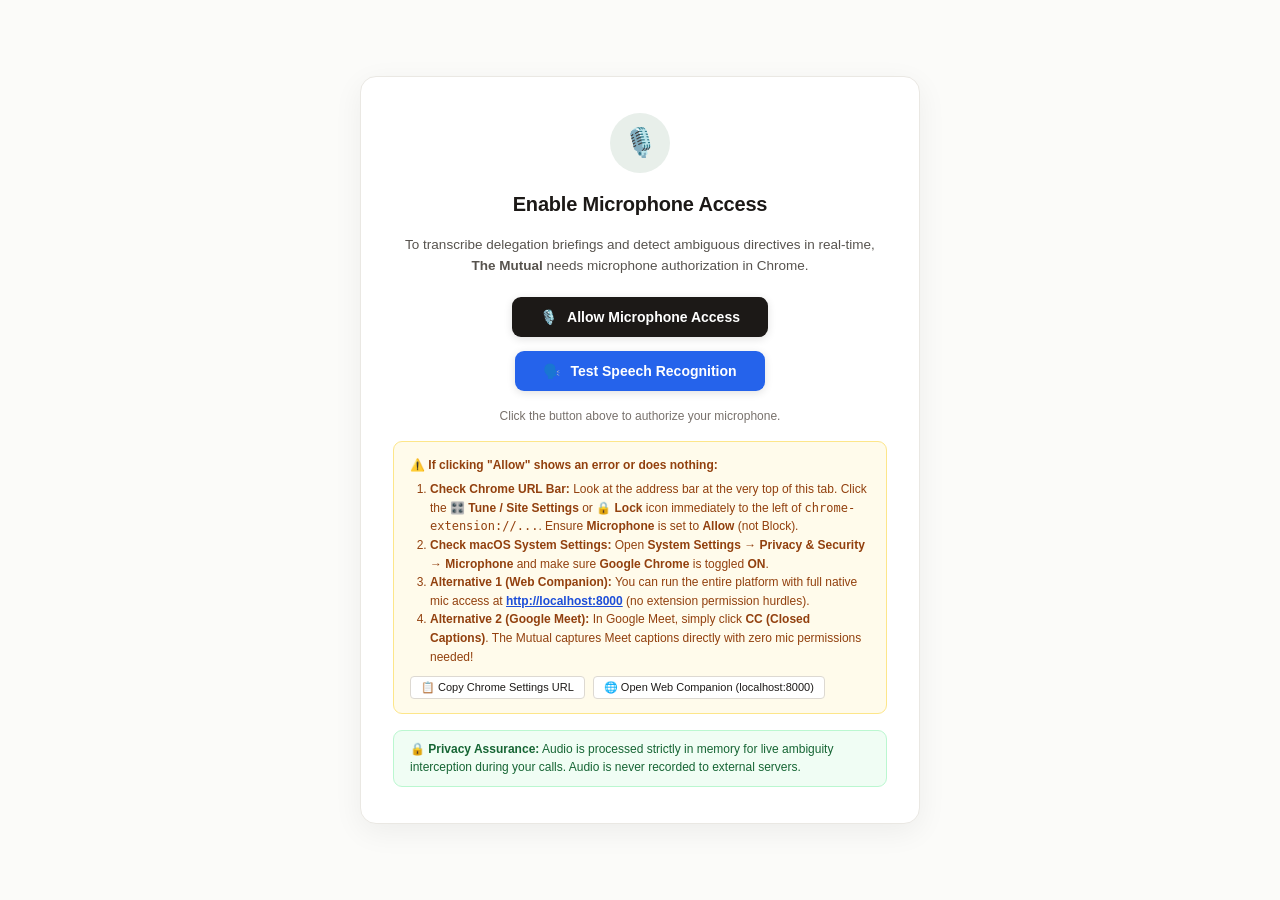
<file: permission.html>
<!DOCTYPE html>
<html lang="en">
<head>
  <meta charset="UTF-8">
  <meta name="viewport" content="width=device-width, initial-scale=1.0">
  <title>The Mutual — Microphone Access</title>
  <link rel="stylesheet" href="styles/sidepanel.css">
  <style>
    body {
      background-color: #FBFBF9;
      display: flex;
      align-items: center;
      justify-content: center;
      min-height: 100vh;
      font-family: -apple-system, BlinkMacSystemFont, "Segoe UI", Roboto, sans-serif;
      margin: 0;
      padding: 24px;
      box-sizing: border-box;
    }
    .auth-card {
      background: #FFFFFF;
      border: 1px solid #EAE8E3;
      border-radius: 16px;
      box-shadow: 0 8px 30px rgba(0, 0, 0, 0.06);
      max-width: 560px;
      width: 100%;
      padding: 36px 32px;
      text-align: center;
      display: flex;
      flex-direction: column;
      align-items: center;
      gap: 16px;
    }
    .auth-icon {
      width: 60px;
      height: 60px;
      border-radius: 50%;
      background: #E8EFEA;
      display: flex;
      align-items: center;
      justify-content: center;
      font-size: 28px;
    }
    .auth-title {
      font-size: 20px;
      font-weight: 600;
      color: #1C1917;
      margin: 0;
    }
    .auth-desc {
      font-size: 13.5px;
      color: #57534E;
      line-height: 1.55;
      margin: 0;
    }
    .btn-grant {
      background: #1C1917;
      color: #FFFFFF;
      border: none;
      font-family: inherit;
      font-size: 14px;
      font-weight: 600;
      padding: 12px 28px;
      border-radius: 9px;
      cursor: pointer;
      display: inline-flex;
      align-items: center;
      gap: 10px;
      transition: all 0.15s ease;
      margin-top: 4px;
      box-shadow: 0 2px 8px rgba(0, 0, 0, 0.12);
      text-decoration: none;
    }
    .btn-grant:hover {
      background: #292524;
      transform: translateY(-1px);
    }
    .btn-grant:active {
      transform: translateY(0);
    }
    .btn-grant:disabled {
      opacity: 0.65;
      cursor: not-allowed;
      transform: none;
    }
    .badge-info {
      background: #F0FDF4;
      border: 1px solid #BBF7D0;
      color: #166534;
      padding: 10px 16px;
      border-radius: 9px;
      font-size: 12px;
      line-height: 1.45;
      text-align: left;
      width: 100%;
      box-sizing: border-box;
    }
    .instruction-steps {
      background: #F7F7F5;
      border: 1px solid #EAE8E3;
      border-radius: 9px;
      padding: 14px 16px;
      font-size: 12.5px;
      color: #44403C;
      text-align: left;
      line-height: 1.5;
      width: 100%;
      box-sizing: border-box;
    }
    .instruction-steps ol {
      margin: 6px 0 0 0;
      padding-left: 20px;
    }
    .instruction-steps li {
      margin-bottom: 6px;
    }
    .troubleshoot-box {
      background: #FFFBEB;
      border: 1px solid #FDE68A;
      border-radius: 9px;
      padding: 14px 16px;
      text-align: left;
      font-size: 12px;
      color: #92400E;
      line-height: 1.55;
      width: 100%;
      box-sizing: border-box;
    }
    .btn-row {
      display: flex;
      gap: 10px;
      flex-wrap: wrap;
      justify-content: center;
      width: 100%;
    }
    .code-pill {
      background: rgba(0, 0, 0, 0.06);
      padding: 2px 6px;
      border-radius: 4px;
      font-family: ui-monospace, SFMono-Regular, Menlo, monospace;
      font-size: 11.5px;
    }
  </style>
</head>
<body>

  <div class="auth-card" id="auth-card">
    <div class="auth-icon" id="auth-icon">🎙️</div>
    <h1 class="auth-title">Enable Microphone Access</h1>
    <p class="auth-desc">
      To transcribe delegation briefings and detect ambiguous directives in real-time, <strong>The Mutual</strong> needs microphone authorization in Chrome.
    </p>

    <div class="btn-row">
      <button class="btn-grant" id="btn-grant-mic">
        <span>🎙️</span> Allow Microphone Access
      </button>
      <button class="btn-grant" id="btn-test-speech" style="background:#2563EB;">
        <span>🗣️</span> Test Speech Recognition
      </button>
    </div>

    <div id="status-msg" style="font-size:12px; color:#78716C; min-height:18px;">
      Click the button above to authorize your microphone.
    </div>

    <!-- Troubleshooting Guide for macOS & Chrome Site Settings -->
    <div class="troubleshoot-box" id="troubleshoot-box">
      <strong>⚠️ If clicking "Allow" shows an error or does nothing:</strong>
      <ol style="margin: 6px 0 0 0; padding-left: 20px;">
        <li>
          <strong>Check Chrome URL Bar:</strong> Look at the address bar at the very top of this tab. Click the <strong>🎛️ Tune / Site Settings</strong> or <strong>🔒 Lock</strong> icon immediately to the left of <code>chrome-extension://...</code>. Ensure <strong>Microphone</strong> is set to <strong>Allow</strong> (not Block).
        </li>
        <li>
          <strong>Check macOS System Settings:</strong> Open <strong>System Settings → Privacy & Security → Microphone</strong> and make sure <strong>Google Chrome</strong> is toggled <strong>ON</strong>.
        </li>
        <li>
          <strong>Alternative 1 (Web Companion):</strong> You can run the entire platform with full native mic access at <a href="http://localhost:8000" target="_blank" style="color:#1D4ED8; font-weight:600;">http://localhost:8000</a> (no extension permission hurdles).
        </li>
        <li>
          <strong>Alternative 2 (Google Meet):</strong> In Google Meet, simply click <strong>CC (Closed Captions)</strong>. The Mutual captures Meet captions directly with zero mic permissions needed!
        </li>
      </ol>
      <div style="margin-top:10px; display:flex; gap:8px;">
        <button id="btn-copy-settings-url" class="btn btn-secondary btn-xs" style="font-size:11px; padding:4px 10px;">
          📋 Copy Chrome Settings URL
        </button>
        <a href="http://localhost:8000" target="_blank" class="btn btn-secondary btn-xs" style="font-size:11px; padding:4px 10px; text-decoration:none;">
          🌐 Open Web Companion (localhost:8000)
        </a>
      </div>
    </div>

    <div class="badge-info">
      🔒 <strong>Privacy Assurance:</strong> Audio is processed strictly in memory for live ambiguity interception during your calls. Audio is never recorded to external servers.
    </div>
  </div>

  <script src="permission.js"></script>
</body>
</html>
</file>
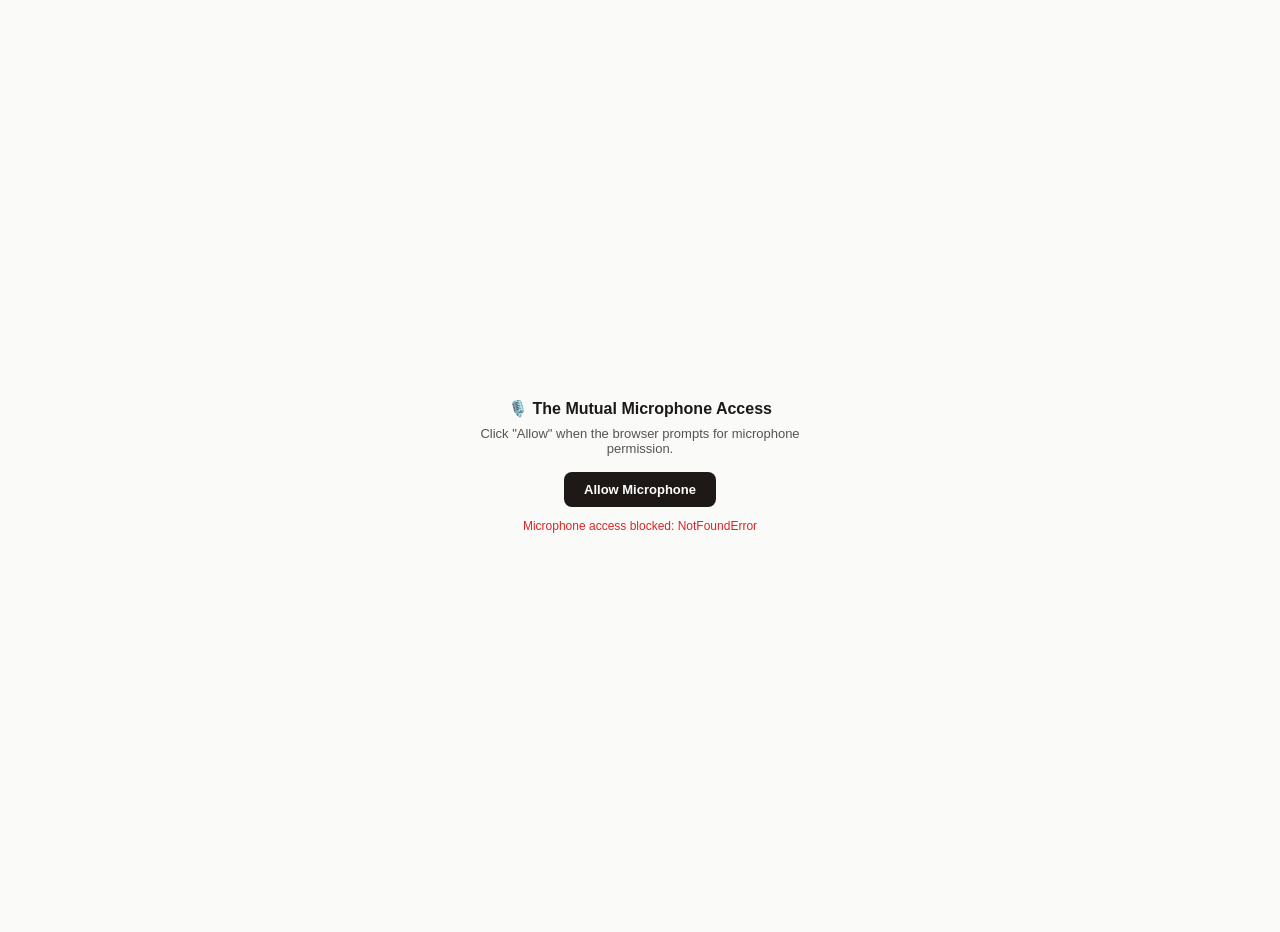
<file: requestPermissions.html>
<!DOCTYPE html>
<html lang="en">
<head>
  <meta charset="UTF-8">
  <title>The Mutual — Request Microphone Permission</title>
</head>
<body style="margin:0; padding:16px; font-family:-apple-system, sans-serif; background:#FAFAF9; color:#1C1917;">
  <div id="content" style="display:flex; flex-direction:column; align-items:center; justify-content:center; height:100vh; text-align:center;">
    <h2 style="font-size:16px; margin:0 0 8px 0;">🎙️ The Mutual Microphone Access</h2>
    <p style="font-size:13px; color:#57534E; margin:0 0 16px 0; max-width:320px;">
      Click "Allow" when the browser prompts for microphone permission.
    </p>
    <button id="btn-request" style="background:#1C1917; color:#FFF; border:none; padding:10px 20px; border-radius:8px; font-size:13px; font-weight:600; cursor:pointer;">
      Allow Microphone
    </button>
    <div id="status" style="margin-top:12px; font-size:12px; color:#78716C;"></div>
  </div>
  <script src="requestPermissions.js"></script>
</body>
</html>
</file>
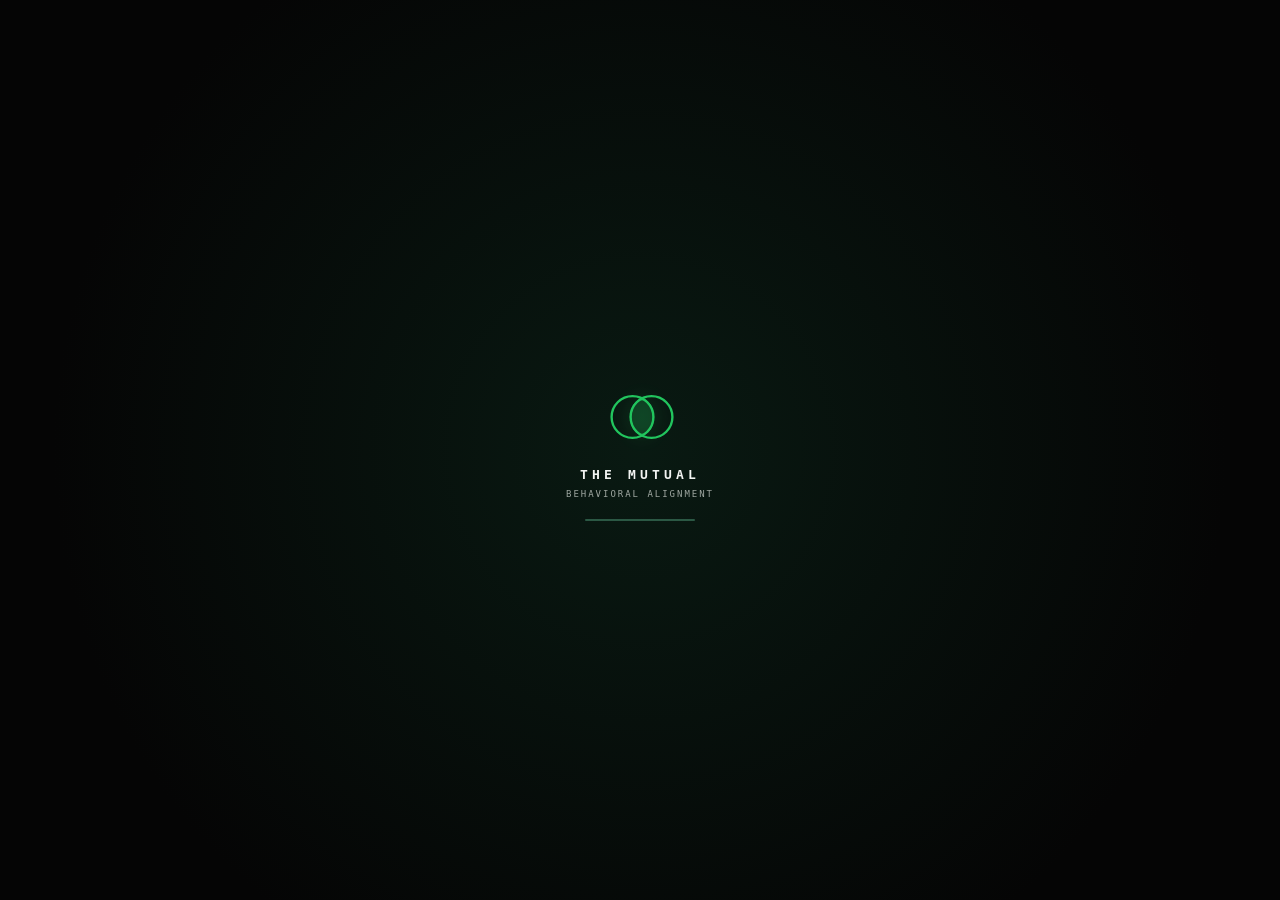
<file: sidepanel.html>
<!DOCTYPE html>
<html lang="en">
<head>
  <meta charset="UTF-8">
  <meta name="viewport" content="width=device-width, initial-scale=1.0">
  <title>The Mutual — Behavioral Alignment</title>
  <link rel="stylesheet" href="styles/sidepanel.css">
</head>
<body>

  <!-- ====================================================================
       OPENING SPLASH / LOADING ANIMATION (The Mutual Architectural Logo)
       ==================================================================== -->
  <div id="app-splash-screen" class="splash-screen" aria-label="Loading The Mutual">
    <div class="splash-content">
      <div class="splash-logo-wrapper">
        <svg class="splash-logo-svg" viewBox="0 0 80 80" width="76" height="76">
          <circle class="splash-ring splash-ring-left" cx="30" cy="40" r="22" />
          <circle class="splash-ring splash-ring-right" cx="50" cy="40" r="22" />
          <ellipse class="splash-eclipse" cx="40" cy="40" rx="12" ry="18" />
        </svg>
      </div>
      <div class="splash-branding">
        <h1 class="splash-title">THE MUTUAL</h1>
        <p class="splash-tagline">BEHAVIORAL ALIGNMENT</p>
      </div>
      <div class="splash-progress-track">
        <div class="splash-progress-bar"></div>
      </div>
    </div>
  </div>

  <!-- ====================================================================
       VIEW: SUPABASE AUTHENTICATION (Individual & Corporation Multi-Tenant)
       ==================================================================== -->
  <div id="view-auth" class="auth-view" style="display:flex;">
    <div class="auth-card">
      <div class="auth-header">
        <div class="auth-logo-badge">
          <svg width="22" height="22" viewBox="0 0 24 24" fill="none" stroke="#2D6A4F" stroke-width="2">
            <circle cx="9" cy="12" r="6" opacity="0.6"/>
            <circle cx="15" cy="12" r="6"/>
          </svg>
        </div>
        <h2 class="auth-title">The Mutual</h2>
        <p class="auth-subtitle">Behavioral Alignment & Enterprise Delegation</p>
      </div>

      <!-- Category Switcher: Individual vs Corporation -->
      <div class="auth-category-toggle">
        <button type="button" class="category-toggle-btn active" id="btn-cat-individual">
          <svg width="14" height="14" viewBox="0 0 24 24" fill="none" stroke="currentColor" stroke-width="2">
            <path d="M20 21v-2a4 4 0 0 0-4-4H8a4 4 0 0 0-4 4v2"></path>
            <circle cx="12" cy="7" r="4"></circle>
          </svg>
          <span>Individual Account</span>
        </button>
        <button type="button" class="category-toggle-btn" id="btn-cat-corporate">
          <svg width="14" height="14" viewBox="0 0 24 24" fill="none" stroke="currentColor" stroke-width="2">
            <rect x="4" y="2" width="16" height="20" rx="2" ry="2"></rect>
            <path d="M9 22v-4h6v4"></path>
            <path d="M8 6h.01"></path>
            <path d="M16 6h.01"></path>
            <path d="M8 10h.01"></path>
            <path d="M16 10h.01"></path>
            <path d="M8 14h.01"></path>
            <path d="M16 14h.01"></path>
          </svg>
          <span>Corporation / Enterprise</span>
        </button>
      </div>

      <!-- ==============================================
           PANEL 1: INDIVIDUAL AUTH
           ============================================== -->
      <div id="panel-auth-individual">
        <div class="auth-tabs">
          <button class="auth-tab active" id="tab-auth-signup" type="button">Create Account</button>
          <button class="auth-tab" id="tab-auth-login" type="button">Sign In</button>
        </div>

        <form id="auth-form" class="auth-form">
          <!-- Setup Type selector (visible in Create Account mode) -->
          <div class="form-group" id="group-account-intent">
            <label class="form-label">Account Setup Type</label>
            <div class="account-type-grid">
              <label class="account-type-card active" id="card-type-corporate">
                <input type="radio" name="indiv_account_type" value="corporate" checked style="display:none;">
                <div class="type-card-title">Corporate Member</div>
                <div class="type-card-desc">Join company using Company Credentials</div>
              </label>
              <label class="account-type-card" id="card-type-personal">
                <input type="radio" name="indiv_account_type" value="personal" style="display:none;">
                <div class="type-card-title">Personal / Solo</div>
                <div class="type-card-desc">Independent contractor or personal use</div>
              </label>
            </div>
          </div>

          <!-- Company Credentials input (required for corporate member) -->
          <div class="form-group" id="group-company-code">
            <div style="display:flex; justify-content:space-between; align-items:center;">
              <label class="form-label" for="indiv-company-code">Company Credentials <span style="color:#EF4444;">*</span></label>
              <span style="font-size:10px; color:var(--text-tertiary);">Generated by CEO</span>
            </div>
            <input type="text" id="indiv-company-code" class="form-input" placeholder="e.g. CORP-ACME-4829" style="text-transform:uppercase; font-family:monospace; font-weight:600;" autocomplete="off">
            <span id="code-status-msg" style="font-size:10.5px; color:var(--text-muted); margin-top:2px;">
              Enter credentials provided by your CEO to link with colleagues
            </span>
          </div>

          <div class="form-group">
            <label class="form-label" for="auth-email">Work Email</label>
            <input type="email" id="auth-email" class="form-input" placeholder="name@company.com" required autocomplete="email">
          </div>

          <div class="form-group">
            <div style="display:flex; justify-content:space-between; align-items:center;">
              <label class="form-label" for="auth-password">Password</label>
              <a href="#" id="link-forgot-password-indiv" class="auth-forgot-link" style="display:none;">Forgot password?</a>
            </div>
            <input type="password" id="auth-password" class="form-input" placeholder="••••••••" required autocomplete="current-password" minlength="6">
            <span style="font-size:10px; color:var(--text-muted); margin-top:2px;">Minimum 6 characters</span>
          </div>

          <div id="auth-error" class="auth-alert" style="display:none;"></div>
          <div id="auth-success" class="auth-alert success" style="display:none;"></div>

          <button type="submit" class="btn btn-primary btn-auth-submit" id="btn-auth-submit" style="width:100%; margin-top:6px;">
            <span id="auth-btn-label">Create Account & Calibrate Profile</span>
          </button>

          <div class="auth-footer-options">
            <button type="button" class="btn-text-subtle" id="btn-toggle-auth-mode">
              Already have an account? Sign In →
            </button>
          </div>
        </form>
      </div>

      <!-- ==============================================
           PANEL 2: CORPORATION / ENTERPRISE AUTH
           ============================================== -->
      <div id="panel-auth-corporate" style="display:none;">
        <div class="auth-tabs">
          <button class="auth-tab active" id="tab-corp-signup" type="button">Register Corporation</button>
          <button class="auth-tab" id="tab-corp-login" type="button">CEO / Admin Sign In</button>
        </div>

        <form id="corp-auth-form" class="auth-form">
          <!-- Register fields -->
          <div id="group-corp-register-fields">
            <div class="form-group">
              <label class="form-label" for="corp-name">Company / Organization Name <span style="color:#EF4444;">*</span></label>
              <input type="text" id="corp-name" class="form-input" placeholder="e.g. Acme Corporation / Mutual Labs">
            </div>

            <div class="form-group">
              <label class="form-label" for="corp-domain">Company Domain / Industry</label>
              <input type="text" id="corp-domain" class="form-input" placeholder="e.g. acme.com or Enterprise AI">
            </div>

            <div class="form-group">
              <label class="form-label" for="corp-admin-name">CEO / Admin Full Name <span style="color:#EF4444;">*</span></label>
              <input type="text" id="corp-admin-name" class="form-input" placeholder="e.g. Neehal Kanumuri">
            </div>
          </div>

          <div class="form-group">
            <label class="form-label" for="corp-email">CEO / Admin Work Email <span style="color:#EF4444;">*</span></label>
            <input type="email" id="corp-email" class="form-input" placeholder="ceo@company.com" required autocomplete="email">
          </div>

          <div class="form-group">
            <div style="display:flex; justify-content:space-between; align-items:center;">
              <label class="form-label" for="corp-password">Password <span style="color:#EF4444;">*</span></label>
              <a href="#" id="link-forgot-password-corp" class="auth-forgot-link" style="display:none;">Forgot password?</a>
            </div>
            <input type="password" id="corp-password" class="form-input" placeholder="••••••••" required minlength="6">
            <span style="font-size:10px; color:var(--text-muted); margin-top:2px;">Minimum 6 characters</span>
          </div>

          <div id="corp-auth-error" class="auth-alert" style="display:none;"></div>
          <div id="corp-auth-success" class="auth-alert success" style="display:none;"></div>

          <button type="submit" class="btn btn-primary btn-auth-submit" id="btn-corp-submit" style="width:100%; margin-top:6px;">
            <span id="corp-btn-label">Register Corporation & Generate Credentials →</span>
          </button>

          <div class="auth-footer-options">
            <button type="button" class="btn-text-subtle" id="btn-toggle-corp-mode">
              Already registered your company? Admin Sign In →
            </button>
          </div>
        </form>
      </div>

      <!-- ==============================================
           PANEL 3: FORGOT / RESET PASSWORD
           ============================================== -->
      <div id="panel-auth-forgot" style="display:none;">
        <div style="display:flex; align-items:center; gap:8px; margin-bottom:14px;">
          <button type="button" class="btn-icon" id="btn-back-from-forgot" title="Back to Sign In" style="border:none; background:none; cursor:pointer; padding:2px; color:var(--text-secondary); display:flex; align-items:center;">
            <svg width="18" height="18" viewBox="0 0 24 24" fill="none" stroke="currentColor" stroke-width="2">
              <path d="M19 12H5M12 19l-7-7 7-7"/>
            </svg>
          </button>
          <div>
            <h3 style="font-size:14px; font-weight:600; color:var(--text-primary); margin:0;">Reset Password</h3>
            <p style="font-size:11px; color:var(--text-secondary); margin:2px 0 0 0;" id="forgot-header-sub">Enter your account email to receive a verification code</p>
          </div>
        </div>

        <form id="forgot-form" class="auth-form">
          <!-- Step 1: Email Identification -->
          <div class="form-group" id="group-forgot-email">
            <div style="display:flex; justify-content:space-between; align-items:center;">
              <label class="form-label" for="forgot-email">Account Email <span style="color:#EF4444;">*</span></label>
              <button type="button" id="btn-change-forgot-email" class="btn-text-subtle" style="display:none; font-size:10.5px; padding:0; text-decoration:none; color:var(--sage-accent);">Change</button>
            </div>
            <input type="email" id="forgot-email" class="form-input" placeholder="name@company.com" required autocomplete="email">
            <span style="font-size:10.5px; color:var(--text-muted); margin-top:2px;" id="forgot-email-hint">
              Enter the email address registered with your account
            </span>
          </div>

          <!-- Step 2: Verification Code (OTP) & New Password Fields -->
          <div id="group-forgot-step2" style="display:none; flex-direction:column; gap:12px;">
            <div class="form-group">
              <div style="display:flex; justify-content:space-between; align-items:center;">
                <label class="form-label" for="forgot-otp-code">Verification Code <span style="color:#EF4444;">*</span></label>
                <button type="button" id="btn-resend-forgot-code" class="btn-text-subtle" style="font-size:10.5px; padding:0; text-decoration:none; color:var(--sage-accent);">
                  Resend Code
                </button>
              </div>
              <input type="text" id="forgot-otp-code" class="form-input" placeholder="e.g. 123456" maxlength="64" autocomplete="one-time-code" style="letter-spacing:2px; font-family:monospace; font-weight:600; text-align:center; font-size:14px;">
              <span style="font-size:10px; color:var(--text-muted); margin-top:2px;">
                Enter the 6-digit code or link token sent to your email
              </span>
            </div>

            <div class="form-group">
              <label class="form-label" for="forgot-new-password">New Password <span style="color:#EF4444;">*</span></label>
              <input type="password" id="forgot-new-password" class="form-input" placeholder="••••••••" minlength="6" autocomplete="new-password">
              <span style="font-size:10px; color:var(--text-muted); margin-top:2px;">Minimum 6 characters</span>
            </div>

            <div class="form-group">
              <label class="form-label" for="forgot-confirm-password">Confirm New Password <span style="color:#EF4444;">*</span></label>
              <input type="password" id="forgot-confirm-password" class="form-input" placeholder="••••••••" minlength="6" autocomplete="new-password">
            </div>
          </div>

          <div id="forgot-error" class="auth-alert" style="display:none;"></div>
          <div id="forgot-success" class="auth-alert success" style="display:none;"></div>

          <button type="submit" class="btn btn-primary btn-auth-submit" id="btn-forgot-submit" style="width:100%; margin-top:6px;">
            <span id="forgot-btn-label">Send Verification Code →</span>
          </button>

          <div class="auth-footer-options" style="margin-top:10px;">
            <button type="button" class="btn-text-subtle" id="btn-cancel-forgot">
              Return to Sign In
            </button>
          </div>
        </form>
      </div>

    </div>
  </div>

  <!-- ====================================================================
       VIEW: PROFILE BUILDING (Calibrate Name, Company, Role Suggestions)
       ==================================================================== -->
  <div id="view-profile-building" class="profile-view" style="display:none;">
    <div class="profile-card">
      <div class="profile-header">
        <div class="profile-step-pill">Profile Calibration</div>
        <h2 class="profile-title">Build Your Profile</h2>
        <p class="profile-subtitle">Calibrate your perspective so The Mutual can safeguard your delegation, scope boundaries, and contract reviews.</p>
      </div>

      <form id="profile-form" class="profile-form">
        <div class="form-group">
          <label class="form-label" for="profile-name">Full Name <span style="color:#EF4444;">*</span></label>
          <input type="text" id="profile-name" class="form-input" placeholder="e.g. Neehal Kanumuri" required autocomplete="name">
        </div>

        <div class="form-group">
          <label class="form-label" for="profile-company">Company / Organization <span style="color:#EF4444;">*</span></label>
          <input type="text" id="profile-company" class="form-input" placeholder="e.g. Acme Corp / Mutual Labs" required autocomplete="organization">
        </div>

        <div class="form-group" style="position:relative;">
          <div style="display:flex; justify-content:space-between; align-items:center;">
            <label class="form-label" for="profile-role">Your Role <span style="color:#EF4444;">*</span></label>
            <span style="font-size:10px; color:var(--text-tertiary);">Search 65+ suggestions</span>
          </div>
          <input type="text" id="profile-role" class="form-input" placeholder="Start typing... e.g. Team Manager, Sponsor Manager, Client..." required autocomplete="off">
          
          <!-- Role Suggestions Dropdown -->
          <div id="role-suggestions-container" class="suggestions-dropdown" style="display:none;">
            <div class="suggestions-header">Matching Roles (Type to filter)</div>
            <div id="role-suggestions-list" class="suggestions-list">
              <!-- Dynamically populated -->
            </div>
          </div>
        </div>

        <div class="form-group">
          <label class="form-label">Default Alignment Perspective</label>
          <div class="perspective-radio-grid">
            <label class="perspective-radio-card active" id="perspective-card-emp">
              <input type="radio" name="default_perspective" value="employee" checked style="display:none;">
              <div class="perspective-card-title">Contributor / Executor</div>
              <div class="perspective-card-desc">Protect psychological safety, catch vague tasks, avoid rework loops</div>
            </label>
            <label class="perspective-radio-card" id="perspective-card-mgr">
              <input type="radio" name="default_perspective" value="manager" style="display:none;">
              <div class="perspective-card-title">Manager / Delegation Leader</div>
              <div class="perspective-card-desc">Set crisp expectations, eliminate ambiguity, establish DoD</div>
            </label>
            <label class="perspective-radio-card" id="perspective-card-client">
              <input type="radio" name="default_perspective" value="client" style="display:none;">
              <div class="perspective-card-title">Client / Sponsor</div>
              <div class="perspective-card-desc">Safeguard project deliverables, contracts, and budget boundaries</div>
            </label>
          </div>
        </div>

        <div id="profile-error" class="auth-alert" style="display:none;"></div>

        <button type="submit" class="btn btn-primary" id="btn-save-profile" style="width:100%; margin-top:8px;">
          Complete Profile & Enter Workspace →
        </button>
      </form>
    </div>
  </div>

  <!-- ====================================================================
       VIEW: CORPORATION CREDENTIALS GENERATED (Welcome & Key Display)
       ==================================================================== -->
  <div id="view-corp-credentials-created" class="auth-view" style="display:none;">
    <div class="auth-card" style="text-align:center;">
      <div class="auth-logo-badge" style="background:#DCFCE7; border-color:#86EFAC;">
        <svg width="24" height="24" viewBox="0 0 24 24" fill="none" stroke="#166534" stroke-width="2">
          <path d="M22 11.08V12a10 10 0 1 1-5.93-9.14"></path>
          <polyline points="22 4 12 14.01 9 11.01"></polyline>
        </svg>
      </div>
      <h2 class="auth-title" id="created-corp-name">Acme Corporation Registered!</h2>
      <p class="auth-subtitle">Your corporate behavioral shield is active. Here are your company credentials:</p>

      <div class="corp-credentials-hero" style="text-align:left; margin:16px 0;">
        <div class="corp-cred-label">Company Credentials for Employee Signup</div>
        <div class="corp-cred-row">
          <span class="code-monospace" id="display-generated-code">CORP-ACME-8472</span>
          <button type="button" class="btn btn-secondary btn-sm" id="btn-copy-generated-code" style="gap:4px;">
            <span>Copy Code</span>
          </button>
        </div>
        <p style="font-size:11px; color:#166534; margin:8px 0 0 0; line-height:1.4;">
          Share this code with your executives, managers, and team members. When they sign up under <strong>Individual Account → Corporate Member</strong>, they enter this code to join your organization and team directory.
        </p>
      </div>

      <button type="button" class="btn btn-primary" id="btn-go-to-corp-portal" style="width:100%; margin-top:8px;">
        Open Corporation Portal & Team Directory →
      </button>
    </div>
  </div>

  <!-- ====================================================================
       VIEW: CORPORATION PAGE & ENTERPRISE PORTAL
       ==================================================================== -->
  <div id="view-corporation-page" class="view-corporation" style="display:none;">
    <!-- Top sticky bar -->
    <div class="corp-top-bar">
      <div class="corp-top-title">
        <svg width="18" height="18" viewBox="0 0 24 24" fill="none" stroke="#2D6A4F" stroke-width="2">
          <rect x="4" y="2" width="16" height="20" rx="2" ry="2"></rect>
          <path d="M9 22v-4h6v4"></path>
          <path d="M8 6h.01"></path>
          <path d="M16 6h.01"></path>
          <path d="M8 10h.01"></path>
          <path d="M16 10h.01"></path>
          <path d="M8 14h.01"></path>
          <path d="M16 14h.01"></path>
        </svg>
        <span id="portal-corp-name">Corporation Portal</span>
        <span class="badge-corp-role" id="portal-user-role-badge">Admin</span>
      </div>
      <button type="button" class="btn btn-secondary btn-sm" id="btn-corp-back-to-workspace" style="gap:5px;">
        <span>← Back to Workspace</span>
      </button>
    </div>

    <!-- Main Container -->
    <div class="corp-main-container">
      <!-- Organization Hero Card -->
      <div class="corp-hero-card">
        <div class="corp-hero-header">
          <div>
            <h1 class="corp-org-title" id="corp-banner-title">Acme Corporation</h1>
            <p class="corp-org-sub" id="corp-banner-sub">Enterprise Behavioral Alignment Shield • CEO: Neehal Kanumuri</p>
          </div>
          <span class="status-badge" style="background:#DCFCE7; color:#15803D; border:1px solid #BBF7D0; font-size:11px; padding:3px 8px; border-radius:9999px; font-weight:600;">
            Active Shield
          </span>
        </div>

        <!-- Credentials Banner with Copy & Share -->
        <div class="corp-credentials-hero">
          <div class="corp-cred-label">Company Credentials for Employee Signup</div>
          <div class="corp-cred-row">
            <span class="code-monospace" id="portal-display-code">CORP-ACME-8472</span>
            <div style="display:flex; gap:6px;">
              <button type="button" class="btn btn-primary btn-sm" id="btn-portal-copy-code" style="gap:4px;">
                <span>Copy Code</span>
              </button>
              <button type="button" class="btn btn-secondary btn-sm" id="btn-portal-share-invite" style="gap:4px;">
                <span>Share Invite</span>
              </button>
            </div>
          </div>
          <p style="font-size:11px; color:#166534; margin:8px 0 0 0; line-height:1.4;">
            New employees joining your company enter this code during <strong>Individual Signup</strong> to automatically connect to this corporate workspace and team directory.
          </p>
        </div>

        <!-- Quick Stats Grid -->
        <div class="corp-stats-grid" style="margin-top:16px;">
          <div class="corp-stat-card">
            <span class="corp-stat-num" id="stat-member-count">1</span>
            <span class="corp-stat-label">Connected Members</span>
          </div>
          <div class="corp-stat-card">
            <span class="corp-stat-num">98.4%</span>
            <span class="corp-stat-label">Delegation Alignment</span>
          </div>
          <div class="corp-stat-card">
            <span class="corp-stat-num">0</span>
            <span class="corp-stat-label">Rework Cycles</span>
          </div>
        </div>
      </div>

      <!-- Connected Team Directory -->
      <div class="corp-directory-card">
        <div class="corp-dir-header">
          <div>
            <h2 class="corp-dir-title">Connected Company Team Directory</h2>
            <p style="font-size:11px; color:var(--text-tertiary); margin:2px 0 0 0;">All executives, managers, and contributors who joined using this company's credentials</p>
          </div>
          <button type="button" class="btn btn-secondary btn-sm" id="btn-refresh-corp-dir" style="font-size:11px;">
            <span>↻ Refresh</span>
          </button>
        </div>

        <div class="corp-members-list" id="corp-members-list-container">
          <!-- Rendered dynamically -->
        </div>
      </div>

      <!-- Corporate Alignment Policies & Guardrails -->
      <div class="corp-hero-card">
        <h3 style="font-size:13px; font-weight:700; margin:0 0 8px 0; color:var(--text-primary);">Corporation Alignment & Policy Enforcement</h3>
        <p style="font-size:11.5px; color:var(--text-secondary); margin:0 0 12px 0; line-height:1.4;">
          The Mutual automatically enforces organizational clarity safeguards across all connected corporate members during meetings, Slack huddles, and document check-ins.
        </p>

        <div style="display:flex; flex-direction:column; gap:8px;">
          <div style="display:flex; align-items:center; justify-content:space-between; padding:8px 12px; background:var(--bg-surface-subtle); border:1px solid var(--border-subtle); border-radius:var(--radius-sm);">
            <div>
              <div style="font-size:11.5px; font-weight:600; color:var(--text-primary);">5-Pillar Micro-Contract Enforcement</div>
              <div style="font-size:10.5px; color:var(--text-secondary);">Mandates Definition of Done, Scope, Deliverables, Boundaries & Deadlines</div>
            </div>
            <span style="font-size:11px; font-weight:600; color:#15803D;">Enforced</span>
          </div>

          <div style="display:flex; align-items:center; justify-content:space-between; padding:8px 12px; background:var(--bg-surface-subtle); border:1px solid var(--border-subtle); border-radius:var(--radius-sm);">
            <div>
              <div style="font-size:11.5px; font-weight:600; color:var(--text-primary);">Clarity Threshold Before Assignment</div>
              <div style="font-size:10.5px; color:var(--text-secondary);">Flag ambiguous manager handshakes before contributor accepts</div>
            </div>
            <span style="font-size:11px; font-weight:600; color:#15803D;">85% Minimum</span>
          </div>

          <div style="display:flex; align-items:center; justify-content:space-between; padding:8px 12px; background:var(--bg-surface-subtle); border:1px solid var(--border-subtle); border-radius:var(--radius-sm);">
            <div>
              <div style="font-size:11.5px; font-weight:600; color:var(--text-primary);">Rework Prevention & Psychological Safety</div>
              <div style="font-size:10.5px; color:var(--text-secondary);">Protect contributors from vague verbal scopes that lead to rework loops</div>
            </div>
            <span style="font-size:11px; font-weight:600; color:#15803D;">Active</span>
          </div>
        </div>
      </div>
    </div>
  </div>

  <!-- ====================================================================
       VIEW: ACTIVE ASSIGNMENTS & MEETING HISTORY HUB
       ==================================================================== -->
  <div id="view-assignments-history" class="view-corporation" style="display:none;">
    <div class="corp-top-bar">
      <div class="corp-top-title">
        <svg width="18" height="18" viewBox="0 0 24 24" fill="none" stroke="#2D6A4F" stroke-width="2">
          <path d="M14 2H6a2 2 0 0 0-2 2v16a2 2 0 0 0 2 2h12a2 2 0 0 0 2-2V8z"></path>
          <polyline points="14 2 14 8 20 8"></polyline>
          <line x1="16" y1="13" x2="8" y2="13"></line>
          <line x1="16" y1="17" x2="8" y2="17"></line>
          <polyline points="10 9 9 9 8 9"></polyline>
        </svg>
        <div>
          <span style="font-weight:700; font-size:13px; color:var(--text-primary);">Assignments & History Hub</span>
          <span id="hub-company-label" style="font-size:10.5px; color:var(--text-tertiary); display:block;">Company Ledger</span>
        </div>
      </div>
      <button type="button" class="btn btn-secondary btn-sm" id="btn-close-assignments-hub" style="font-size:11px; padding:4px 10px;">
        Back to Workspace
      </button>
    </div>

    <!-- Hub Sub-Tabs -->
    <div style="padding:12px 16px 0 16px; background:var(--bg-surface);">
      <div class="auth-tabs" style="margin-bottom:12px;">
        <button class="auth-tab active" id="tab-hub-tasks" type="button">Active Assignments (DoD)</button>
        <button class="auth-tab" id="tab-hub-history" type="button">Meeting History Log</button>
      </div>
    </div>

    <div style="padding:0 16px 24px 16px;">
      <!-- Panel 1: Active Assignments (DoD Acceptance Checklist) -->
      <div id="panel-hub-tasks">
        <div style="display:flex; justify-content:space-between; align-items:center; margin-bottom:10px;">
          <span style="font-size:11px; font-weight:600; text-transform:uppercase; letter-spacing:0.04em; color:var(--text-tertiary);">
            Active Sprints & Delegation Tasks
          </span>
          <button type="button" class="btn btn-secondary btn-xs" id="btn-refresh-tasks" style="font-size:10.5px; padding:3px 8px;">
            Refresh
          </button>
        </div>
        <div id="tasks-ledger-container" style="display:flex; flex-direction:column; gap:12px;">
          <!-- Dynamically populated -->
        </div>
      </div>

      <!-- Panel 2: Meeting History Log -->
      <div id="panel-hub-history" style="display:none;">
        <div style="display:flex; justify-content:space-between; align-items:center; margin-bottom:10px;">
          <span style="font-size:11px; font-weight:600; text-transform:uppercase; letter-spacing:0.04em; color:var(--text-tertiary);">
            Historical Detected Meetings
          </span>
          <button type="button" class="btn btn-secondary btn-xs" id="btn-refresh-history" style="font-size:10.5px; padding:3px 8px;">
            Refresh
          </button>
        </div>
        <div id="meetings-history-container" style="display:flex; flex-direction:column; gap:10px;">
          <!-- Dynamically populated -->
        </div>
      </div>
    </div>
  </div>

  <!-- ====================================================================
       MAIN APPLICATION WORKSPACE (Revealed upon auth)
       ==================================================================== -->
  <div id="view-main-app" class="app-workspace" style="display:none;">

  <!-- App Header -->
  <header class="app-header">
    <div class="brand-group">
      <div class="brand-icon" id="header-brand-logo" title="Replay Opening Animation" style="cursor:pointer;">
        <svg width="18" height="18" viewBox="0 0 24 24" fill="none" stroke="#2D6A4F" stroke-width="2" stroke-linecap="round" stroke-linejoin="round">
          <circle cx="9" cy="12" r="6" opacity="0.6"/>
          <circle cx="15" cy="12" r="6"/>
        </svg>
      </div>
      <div>
        <span class="brand-title">The Mutual</span>
      </div>
    </div>
    <div class="header-actions">
      <!-- Corporation Page Portal Button in Header -->
      <button id="btn-header-corp-portal" class="btn-header-corp" aria-label="Open Corporation Portal" title="Open Corporation Portal & Team Directory" style="display:none;">
        <svg width="12" height="12" viewBox="0 0 24 24" fill="none" stroke="currentColor" stroke-width="2">
          <rect x="4" y="2" width="16" height="20" rx="2" ry="2"></rect>
          <path d="M9 22v-4h6v4"></path>
        </svg>
        <span id="header-corp-name-label">Corporation</span>
      </button>

      <!-- Open Full Page Button -->
      <button id="btn-open-fullpage" class="icon-header-btn" aria-label="Open Full Page View" title="Open Full Page View (New Tab) ↗">
        <svg width="14" height="14" viewBox="0 0 24 24" fill="none" stroke="currentColor" stroke-width="2" stroke-linecap="round" stroke-linejoin="round">
          <path d="M18 13v6a2 2 0 0 1-2 2H5a2 2 0 0 1-2-2V8a2 2 0 0 1 2-2h6"></path>
          <polyline points="15 3 21 3 21 9"></polyline>
          <line x1="10" y1="14" x2="21" y2="3"></line>
        </svg>
      </button>
      <div class="header-status">
        <span class="status-dot" id="server-status-dot"></span>
      </div>
      <button id="btn-hamburger" class="hamburger-btn" aria-label="Open Navigation Menu" title="Menu">
        <span class="hamburger-line"></span>
        <span class="hamburger-line"></span>
        <span class="hamburger-line"></span>
      </button>
    </div>
  </header>

  <!-- Segmented Navigation Tabs (Core 3 Steps) -->
  <div class="nav-tabs-wrapper">
    <nav class="nav-tabs">
      <button class="tab-btn active" data-tab="tab-interceptor">1. Interceptor</button>
      <button class="tab-btn" data-tab="tab-handshake">2. Handshake</button>
      <button class="tab-btn" data-tab="tab-preflight">3. Preflight</button>
    </nav>
  </div>

  <!-- Main Scrollable Content Container -->
  <main class="main-content">

    <!-- ====================================================================
         TAB 1: Ambiguity Interceptor
         ==================================================================== -->
    <div class="tab-pane active" id="tab-interceptor">

      <!-- Real-Time Zero-Friction Meeting Mesh HUD (Interceptor Page) -->
      <div id="meeting-mesh-hud-interceptor" class="meeting-mesh-hud">
        <div class="mesh-hud-top">
          <div class="mesh-hud-info">
            <span class="mesh-badge-indicator" id="mesh-badge-indicator">[MESH SYNC]</span>
            <span class="mesh-meeting-title" id="mesh-meeting-title">Detecting Call...</span>
            <span class="mesh-meeting-id code-monospace" id="mesh-meeting-id">--</span>
          </div>
          <button type="button" class="btn btn-secondary btn-xs btn-open-tasks-hub" id="btn-open-tasks-hub" style="font-size:10px; padding:3px 8px; text-transform:uppercase; letter-spacing:0.04em; white-space:nowrap; flex-shrink:0;">
            Assignments Hub →
          </button>
        </div>

        <!-- Meeting Mode Selector (Under Sync Button / Info) -->
        <div class="mesh-mode-row">
          <div class="mesh-mode-select-wrap">
            <span class="mesh-mode-label">MODE:</span>
            <select id="meeting-mode-dropdown" class="mesh-mode-dropdown" title="Select Meeting Mode">
              <option value="auto">Auto-Detect Online Call (Meet / Zoom / Teams / Slack)</option>
              <option value="offline">In-Person / Offline Meeting</option>
            </select>
          </div>
          <div id="offline-room-picker" class="offline-room-picker" style="display:none;">
            <select id="offline-room-select" class="mesh-room-dropdown" title="Select In-Person Conference Room">
              <option value="conf-alpha">Conference Room Alpha</option>
              <option value="board-room">Board Room</option>
              <option value="sprint-room-1">Sprint Room 1</option>
              <option value="war-room">War Room</option>
              <option value="custom">Custom Room...</option>
            </select>
            <input type="text" id="offline-custom-room-input" class="mesh-room-input" placeholder="Room name..." style="display:none;" />
          </div>
        </div>

        <div class="mesh-participants-strip" id="mesh-participants-strip">
          <span style="font-size:11px; color:var(--text-muted); font-style:italic;">Open Meet, Zoom, Teams, Slack or select In-Person Room to connect team</span>
        </div>
      </div>

      <!-- Meeting Audio Input Controls -->
      <div class="simulator-bar" style="margin-top: 10px;">
        <!-- Live Microphone & Audio Input Panel -->
        <div id="panel-live-mic">
          <!-- Idle / Start State -->
          <div id="mic-idle-controls" style="display:flex; align-items:center; gap:8px;">
            <button class="btn btn-primary btn-sm" id="btn-toggle-live-mic" style="flex:1; padding:7px 12px; font-weight:600; display:flex; align-items:center; justify-content:center; gap:6px;">
              <span id="live-mic-btn-icon" style="display:none;"></span>
              <span id="live-mic-btn-text">Start Live Listening</span>
            </button>
            <button class="btn btn-secondary btn-sm" id="btn-clear-feed">
              Clear
            </button>
            <button class="btn btn-sage btn-sm" id="btn-goto-handshake">
              Handshake →
            </button>
          </div>

          <!-- Active Recording State: Stop Button + Audio Wave Video -->
          <div id="mic-active-controls" style="display:none; align-items:center; gap:8px; width:100%;">
            <button class="btn-stop-compact" id="btn-stop-live-mic" type="button" title="Stop Recording" aria-label="Stop Recording">
              <svg width="11" height="11" viewBox="0 0 24 24" fill="#FFFFFF"><rect x="4" y="4" width="16" height="16" rx="2"/></svg>
            </button>

            <!-- Audio Wave Video Playing Inside The Button -->
            <button class="audiowave-btn" id="btn-listening-wave" type="button" title="Listening active (Click to stop)">
              <video id="audiowave-video" src="audiowave.mp4" autoplay loop muted playsinline></video>
            </button>

            <button class="btn btn-secondary btn-sm" id="btn-clear-feed-active" style="padding:7px 10px; flex-shrink:0;">
              Clear
            </button>
            <button class="btn btn-sage btn-sm" id="btn-goto-handshake-active" style="padding:7px 10px; flex-shrink:0;">
              Handshake →
            </button>
          </div>

          <div style="display:none;">
            <span class="status-dot" id="mic-status-dot"></span>
            <span id="mic-status-description"></span>
          </div>

          <!-- Offline / File Input: Add Text & Add Pre-Recorded Audio -->
          <div style="margin-top:10px; border-top:1px dashed var(--border-subtle); padding-top:8px;">
            <div style="display:flex; justify-content:space-between; align-items:center;">
              <span style="font-size:10.5px; font-weight:600; text-transform:uppercase; letter-spacing:0.04em; color:var(--text-tertiary);">Direct Briefing Input</span>
              <div style="display:flex; gap:6px;">
                <button id="btn-toggle-quick-input" class="btn btn-secondary btn-xs" style="padding:2px 8px; font-size:10.5px; border-radius:4px;">Add Text</button>
                <button id="btn-toggle-audio-upload" class="btn btn-secondary btn-xs" style="padding:2px 8px; font-size:10.5px; border-radius:4px; display:inline-flex; align-items:center; gap:4px;">
                  <svg width="10" height="10" viewBox="0 0 24 24" fill="none" stroke="currentColor" stroke-width="2"><path d="M12 1a3 3 0 0 0-3 3v8a3 3 0 0 0 6 0V4a3 3 0 0 0-3-3z"/><path d="M19 10v2a7 7 0 0 1-14 0v-2"/><line x1="12" y1="19" x2="12" y2="23"/><line x1="8" y1="23" x2="16" y2="23"/></svg>
                  Add Audio
                </button>
              </div>
            </div>

            <!-- Quick Text Input -->
            <div id="quick-input-container" style="display:none; flex-direction:column; gap:6px; margin-top:6px;">
              <textarea id="quick-input-text" placeholder="Type or paste briefing notes (e.g. Sometime next week, deliver a clean prototype for leadership...)" rows="2" style="width:100%; font-size:11.5px; font-family:inherit; padding:6px 8px; border:1px solid var(--border-subtle); border-radius:6px; resize:vertical; box-sizing:border-box; background:var(--bg-surface); color:var(--text-primary);"></textarea>
              <div style="display:flex; justify-content:flex-end; gap:6px;">
                <button id="btn-submit-quick-text" class="btn btn-primary btn-xs" style="font-size:11px; padding:4px 10px;">Analyze Text</button>
              </div>
            </div>

            <!-- Pre-recorded Meeting Audio Upload Container -->
            <div id="audio-upload-container" style="display:none; flex-direction:column; gap:8px; margin-top:8px; background:var(--bg-surface-subtle); border:1px solid var(--border-subtle); border-radius:6px; padding:10px;">
              <input type="file" id="audio-file-input" accept="audio/*,.mp3,.wav,.m4a,.webm,.ogg,.aac" style="display:none;">
              <div style="display:flex; justify-content:space-between; align-items:center;">
                <span style="font-size:11px; font-weight:600; color:var(--text-primary);">Pre-recorded Meeting Audio</span>
                <button class="btn btn-secondary btn-xs" id="btn-browse-audio" type="button" style="font-size:10.5px;">Choose Audio File</button>
              </div>
              <div id="audio-file-info" style="display:none; flex-direction:column; gap:6px;">
                <div style="display:flex; align-items:center; justify-content:space-between;">
                  <span id="audio-filename" style="font-size:11px; font-weight:600; color:var(--text-primary); max-width:240px; overflow:hidden; text-overflow:ellipsis; white-space:nowrap;"></span>
                  <span id="audio-filesize" style="font-size:10px; color:var(--text-muted);"></span>
                </div>
                <audio id="audio-preview-player" controls style="width:100%; height:32px;"></audio>
                <button class="btn btn-primary btn-xs" id="btn-transcribe-audio" type="button" style="width:100%; padding:6px 0; font-size:11.5px; font-weight:600;">
                  Transcribe & Detect Ambiguity
                </button>
              </div>
              <div id="audio-upload-prompt" style="font-size:11px; color:var(--text-muted); text-align:center; padding:10px; border:1px dashed var(--border-medium); border-radius:4px; cursor:pointer;">
                Click here or choose file to upload .mp3, .wav, or .m4a recording
              </div>
            </div>
          </div>
        </div>

        <!-- Hidden simulation elements to maintain backward compatibility safely -->
        <div style="display:none;" id="panel-simulation">
          <select id="scenario-selector" class="select-scenario"></select>
          <button id="btn-start-sim"></button>
          <button id="btn-pause-sim"></button>
          <button id="btn-audio-toggle"></button>
          <button id="btn-clear-sim-feed"></button>
          <button id="btn-goto-handshake-sim"></button>
          <button id="btn-mode-live"></button>
          <button id="btn-mode-sim"></button>
        </div>
      </div>

      <!-- Live Meeting Transcript Stream -->
      <div class="card" style="padding:12px;">
        <div style="display:flex; justify-content:space-between; align-items:center; margin-bottom:4px;">
          <span style="font-size:11px; font-weight:600; text-transform:uppercase; letter-spacing:0.04em; color:var(--text-tertiary);">
            Transcript Stream
          </span>
          <span id="transcript-count" style="font-size:10.5px; color:var(--text-muted);">0 lines</span>
        </div>
        <div class="transcript-feed" id="transcript-feed">
          <div id="transcript-empty-state" style="color:var(--text-muted); font-style:italic; padding:12px; text-align:center;">
            No speech captured yet.
          </div>
          <div id="live-interim-box" class="interim-speech-preview" style="display:none;"></div>
        </div>

        <!-- AI Submission & Proceed Action Bar -->
        <div id="submit-proceed-card" style="display:none; margin-top:10px; padding:12px; background:var(--bg-surface-subtle); border:1px solid var(--border-subtle); border-radius:8px;">
          <div style="display:flex; justify-content:space-between; align-items:center; margin-bottom:6px;">
            <span style="font-size:11.5px; font-weight:700; color:var(--text-primary);">
              Briefing Captured
            </span>
            <span id="submit-lines-badge" style="font-size:10.5px; background:var(--sage-bg); color:var(--sage-text); padding:2px 8px; border-radius:999px; font-weight:600;">
              0 lines ready
            </span>
          </div>
          <p style="font-size:11.5px; color:var(--text-secondary); margin:0 0 10px 0; line-height:1.45;">
            Briefing complete. Generate micro contract and analyze delegation risks.
          </p>
          <button class="btn btn-primary btn-block" id="btn-submit-proceed" style="padding:9px 14px; font-size:12.5px; font-weight:600; border-radius:6px; cursor:pointer; width:100%;">
            <span id="submit-proceed-icon" style="display:none;"></span><span id="submit-proceed-text">Proceed to Handshake →</span>
          </button>
        </div>
      </div>

      <!-- Real-Time Ambiguity Flags, Comments & Live Resolution Section -->
      <div class="interventions-wrapper" style="margin-top:14px;">
        <div style="display:flex; justify-content:space-between; align-items:center; margin-bottom:8px;">
          <div style="display:flex; align-items:center; gap:6px;">
            <span style="font-size:11px; font-weight:700; text-transform:uppercase; letter-spacing:0.04em; color:var(--text-secondary);">
              Interventions Detected
            </span>
            <span id="alert-counter-badge" class="badge badge-amber badge-sm" style="font-size:10px; padding:1px 6px;">
              <span id="alert-counter">0</span> active
            </span>
          </div>
          <span style="font-size:10.5px; color:var(--text-tertiary); font-style:italic;">
            Ask in call or comment below to resolve
          </span>
        </div>

        <div class="alerts-container" id="alerts-container">
          <div id="alerts-empty-state" style="padding:16px; text-align:center; background:var(--bg-surface); border:1px dashed var(--border-subtle); border-radius:var(--radius-md); color:var(--text-muted); font-size:11.5px; font-style:italic;">
            No ambiguity detected yet. As colleagues speak, directives with missing specs or vague deadlines appear here.
          </div>
        </div>
      </div>
    </div>

    <!-- ====================================================================
         TAB 2: The Alignment Handshake (Micro Contract)
         ==================================================================== -->
    <div class="tab-pane" id="tab-handshake">

      <!-- Streamlined Minimalist Handshake Control Bar -->
      <div class="handshake-bar" id="handshake-banner">
        <div class="handshake-bar-header">
          <div class="handshake-status-group">
            <span class="status-dot" id="handshake-status-dot" style="background:#D97706;"></span>
            <span class="handshake-status-title" id="handshake-banner-title">Handshake Pending</span>
            <span class="badge badge-amber badge-sm" id="handshake-banner-badge">0 / 2 Handshaked</span>
          </div>
          <div class="handshake-quick-actions">
            <button class="btn btn-secondary btn-xs" id="btn-generate-contract" title="Regenerate Handshake from Call">Regenerate</button>
            <button class="btn btn-secondary btn-xs" id="btn-copy-slack" title="Copy Handshake Recap">Copy</button>
          </div>
        </div>

        <div class="handshake-main-action">
          <button class="btn btn-sage btn-handshake-action" id="btn-active-persona-sign">
            Confirm Handshake
          </button>
        </div>

        <!-- Compact bilateral status indicators -->
        <div class="handshake-parties-strip">
          <div class="handshake-party-item" id="party-pill-neehal">
            <span class="party-mini-chip" id="party-chip-self">ME</span>
            <span class="party-mini-name" id="party-name-self">You:</span>
            <span class="badge badge-amber badge-xs" id="badge-party-emp">Pending</span>
          </div>
          <span class="handshake-parties-sep">|</span>
          <div class="handshake-party-item" id="party-pill-bhushith">
            <span class="party-mini-chip" id="party-chip-team">TM</span>
            <span class="party-mini-name" id="party-name-team">Counterpart:</span>
            <span class="badge badge-amber badge-xs" id="badge-party-mgr">Pending</span>
          </div>
        </div>

        <!-- Hidden elements to preserve backward-compatible DOM bindings safely -->
        <div style="display:none;">
          <span id="handshake-banner-sub"></span>
          <span id="party-state-neehal"></span>
          <span id="party-state-bhushith"></span>
          <span id="active-persona-action-prompt"></span>
          <button id="btn-quick-switch-persona"></button>
          <button id="btn-load-ideal-contract"></button>
        </div>
      </div>

      <!-- Micro Contract Clauses List -->
      <div id="clauses-list" style="display:flex; flex-direction:column; gap:10px;">
        <!-- Clauses injected dynamically -->
      </div>

      <div style="margin-top:4px;">
        <button class="btn btn-primary" id="btn-goto-preflight" style="width:100%;">
          Proceed to Preflight Check →
        </button>
      </div>
    </div>

    <!-- ====================================================================
         TAB 3: Preflight Deliverable Auditor
         ==================================================================== -->
    <div class="tab-pane" id="tab-preflight">
      <div class="section-hero">
        <h2 class="section-title">Preflight Audit</h2>
        <p class="section-desc">Audit draft deliverables against agreed contract terms before submission.</p>
      </div>

      <!-- Source selection & document upload buttons -->
      <div class="card" style="padding:14px;">
        <div style="display:flex; justify-content:space-between; align-items:center; margin-bottom:8px;">
          <span style="font-size:11px; font-weight:600; text-transform:uppercase; letter-spacing:0.04em; color:var(--text-tertiary);">
            Deliverable / Assignment Document
          </span>
          <div style="display:flex; gap:6px;">
            <input type="file" id="preflight-file-input" accept=".txt,.md,.pdf,.doc,.docx,.json,.rtf,.csv" style="display:none;">
            <button class="btn btn-primary btn-sm" id="btn-upload-document" type="button" style="display:inline-flex; align-items:center; gap:5px; font-size:11.5px; padding:5px 10px;">
              <svg width="12" height="12" viewBox="0 0 24 24" fill="none" stroke="currentColor" stroke-width="2"><path d="M21 15v4a2 2 0 0 1-2 2H5a2 2 0 0 1-2-2v-4"/><polyline points="17 8 12 3 7 8"/><line x1="12" y1="3" x2="12" y2="15"/></svg>
              Upload Document
            </button>
            <button class="btn btn-secondary btn-sm" id="btn-pull-active-tab" type="button" style="font-size:11.5px; padding:5px 10px;">
              Import Tab
            </button>
          </div>
        </div>

        <!-- Document Attachment Chip -->
        <div id="preflight-attachment-chip" style="display:none; align-items:center; justify-content:space-between; background:var(--sage-bg); border:1px solid var(--sage-border); border-radius:6px; padding:6px 10px; margin-bottom:8px;">
          <div style="display:flex; align-items:center; gap:6px; overflow:hidden;">
            <span class="badge badge-sage badge-xs" style="font-family:monospace; font-weight:700;">[DOC]</span>
            <span id="preflight-filename" style="font-size:11.5px; font-weight:600; color:var(--sage-text); white-space:nowrap; overflow:hidden; text-overflow:ellipsis; max-width:260px;"></span>
            <span id="preflight-filesize" style="font-size:10px; color:var(--sage-accent);"></span>
          </div>
          <button id="btn-remove-attachment" type="button" style="background:none; border:none; cursor:pointer; color:var(--sage-text); font-size:14px; font-weight:700;" title="Remove document">✕</button>
        </div>

        <textarea id="deliverable-input" class="clause-textarea" style="min-height:120px; font-size:12px;" placeholder="Upload an assignment document (.pdf, .txt, .md, .docx) or paste draft text here. The AI will evaluate delivery completeness and psychological alignment..."></textarea>

        <div style="margin-top:10px; display:flex; justify-content:flex-end;">
          <button class="btn btn-primary" id="btn-run-audit" style="display:inline-flex; align-items:center; gap:6px;">
            <svg width="13" height="13" viewBox="0 0 24 24" fill="none" stroke="currentColor" stroke-width="2"><circle cx="12" cy="12" r="10"/><polyline points="12 6 12 12 14 14"/></svg>
            Run AI Evaluation
          </button>
        </div>
      </div>

      <!-- Audit Results (Hidden initially until audited) -->
      <div id="audit-results-card" class="card" style="display:none;">
        <div class="audit-score-card">
          <div class="score-circle-group">
            <div class="score-number" id="audit-score-num">--%</div>
            <div>
              <div style="font-size:13px; font-weight:600; color:var(--text-primary);" id="audit-verdict-text">
                Audit Complete
              </div>
              <div class="score-label" id="audit-score-detail">
                Cross-referenced against contractual clauses
              </div>
            </div>
          </div>
          <span class="badge badge-sage" id="audit-verdict-badge">Verified</span>
        </div>

        <div style="font-size:11px; font-weight:600; text-transform:uppercase; letter-spacing:0.04em; color:var(--text-tertiary); margin-top:6px;">
          Clause Verification
        </div>

        <div class="audit-checklist" id="audit-checklist">
          <!-- Evaluations injected here -->
        </div>

        <div style="background:var(--bg-surface-subtle); border:1px solid var(--border-subtle); border-radius:var(--radius-sm); padding:10px; margin-top:4px;">
          <div style="font-size:11px; font-weight:600; color:var(--text-primary); margin-bottom:4px;">
            Actionable Safeguards Before Sending:
          </div>
          <ul id="audit-remedies-list" style="font-size:11.5px; color:var(--text-secondary); padding-left:18px; line-height:1.5;">
          </ul>
        </div>
      </div>
    </div>

  </main>

  <!-- ====================================================================
       SLIDE-OUT DRAWER MENU (Triggered by 3-Line Hamburger Button)
       ==================================================================== -->
  <div id="drawer-backdrop" class="drawer-backdrop"></div>

  <aside id="drawer-menu" class="drawer-menu" aria-hidden="true">
    <div class="drawer-header">
      <div style="display:flex; align-items:center; gap:8px;">
        <div class="brand-icon" style="width:22px; height:22px;">
          <svg width="14" height="14" viewBox="0 0 24 24" fill="none" stroke="#2D6A4F" stroke-width="2" stroke-linecap="round" stroke-linejoin="round">
            <circle cx="9" cy="12" r="6" opacity="0.6"/>
            <circle cx="15" cy="12" r="6"/>
          </svg>
        </div>
        <span style="font-size:13px; font-weight:700; color:var(--text-primary);">The Mutual</span>
      </div>
      <button id="btn-close-drawer" class="drawer-close-btn" aria-label="Close Menu">✕</button>
    </div>

    <!-- Active User Status Card -->
    <div class="drawer-user-card" id="drawer-user-card">
      <div class="user-avatar" id="drawer-user-avatar">KN</div>
      <div class="user-info">
        <div class="user-name" id="drawer-user-name">Kanumuri Neehal</div>
        <div class="user-role" id="drawer-user-role">Product & Engineering Lead</div>
      </div>
      <span class="user-status-pill" id="drawer-user-status">Active</span>
    </div>

    <!-- Navigation List -->
    <nav class="drawer-nav">
      <div class="drawer-section-label">CONTROLS</div>

      <button class="drawer-item" data-action="open-settings">
        <div class="drawer-item-content">
          <span class="drawer-item-title">Settings</span>
          <span class="drawer-item-sub">Language models, keys, connectivity</span>
        </div>
        <span class="drawer-chevron">→</span>
      </button>

      <button class="drawer-item" data-action="open-profile">
        <div class="drawer-item-content">
          <span class="drawer-item-title">Profile</span>
          <span class="drawer-item-sub">Approver matrix, theme, SLA</span>
        </div>
        <span class="drawer-chevron">→</span>
      </button>

      <button class="drawer-item" id="drawer-btn-corporation" type="button">
        <div class="drawer-item-content">
          <span class="drawer-item-title">Corporation Portal</span>
          <span class="drawer-item-sub">Company credentials & team directory</span>
        </div>
        <span class="drawer-chevron">→</span>
      </button>

      <button class="drawer-item" id="drawer-btn-assignments-hub" type="button">
        <div class="drawer-item-content">
          <span class="drawer-item-title">Active Assignments & History</span>
          <span class="drawer-item-sub">Definition of Done ledger & meeting logs</span>
        </div>
        <span class="drawer-chevron">→</span>
      </button>

      <button class="drawer-item" data-action="open-auth">
        <div class="drawer-item-content">
          <span class="drawer-item-title">Session</span>
          <span class="drawer-item-sub" id="drawer-auth-sub">kanumurineehal@gmail.com</span>
        </div>
        <span class="drawer-chevron">→</span>
      </button>

      <button class="drawer-item" id="drawer-btn-fullpage" type="button">
        <div class="drawer-item-content">
          <span class="drawer-item-title">Open Full Page Window</span>
          <span class="drawer-item-sub">Open extension in wide browser tab</span>
        </div>
        <span class="drawer-chevron">↗</span>
      </button>

      <button class="drawer-item" id="drawer-btn-signout" type="button">
        <div class="drawer-item-content">
          <span class="drawer-item-title" style="color:#EF4444;">Sign Out</span>
          <span class="drawer-item-sub">Disconnect Supabase session</span>
        </div>
        <span class="drawer-chevron">→</span>
      </button>

      <div class="drawer-section-label">FOUNDATIONS</div>

      <button class="drawer-item" data-action="open-theory">
        <div class="drawer-item-content">
          <span class="drawer-item-title">OB Foundations</span>
          <span class="drawer-item-sub">Research and organizational models</span>
        </div>
        <span class="drawer-chevron">→</span>
      </button>

      <div class="drawer-section-label">LEGAL</div>

      <button class="drawer-item" data-action="open-terms">
        <div class="drawer-item-content">
          <span class="drawer-item-title">Terms & Conditions</span>
          <span class="drawer-item-sub">Service agreement and liability</span>
        </div>
        <span class="drawer-chevron">→</span>
      </button>

      <button class="drawer-item" data-action="open-privacy">
        <div class="drawer-item-content">
          <span class="drawer-item-title">Privacy Policy</span>
          <span class="drawer-item-sub">Data processing and compliance</span>
        </div>
        <span class="drawer-chevron">→</span>
      </button>
    </nav>

    <div class="drawer-footer">
      <span>The Mutual v2.4</span>
      <span>Zero-Surveillance Architecture</span>
    </div>
  </aside>

  <!-- ====================================================================
       SUB-VIEW 1: SETTINGS & LANGUAGE MODELS (Moved from Main Page)
       ==================================================================== -->
  <div id="view-settings" class="subview-container">
    <div class="subview-header">
      <button class="btn-back-workspace" data-action="close-subview">← Back to Workspace</button>
      <span class="subview-title">Settings & Language Models</span>
      <button class="drawer-close-btn" data-action="close-subview">✕</button>
    </div>

    <div class="subview-body">
      <!-- Section Hero -->
      <div class="section-hero">
        <h2 class="section-title">Language Model & Inference Engine Settings</h2>
        <p class="section-desc">Configure local speech-to-text models, cloud cognitive reasoning engines, and API connectivity. Moved here to keep the main workspace clean and focused.</p>
      </div>

      <!-- Local Speech-to-Text Model -->
      <div class="card">
        <div class="card-header" style="display:flex; justify-content:space-between; align-items:center;">
          <span style="font-size:11.5px; font-weight:700; text-transform:uppercase; letter-spacing:0.04em; color:var(--text-tertiary);">
            1. Speech-to-Text Transcription Engine
          </span>
          <span class="badge badge-sage">Active (MPS)</span>
        </div>

        <div style="margin-top:10px; display:flex; flex-direction:column; gap:8px;">
          <div class="lm-option selected">
            <div style="display:flex; justify-content:space-between; align-items:center; margin-bottom:4px;">
              <strong style="color:var(--text-primary); font-size:12.5px;">openai/whisper-large-v3-turbo (Local)</strong>
              <span style="font-size:10px; background:var(--sage-bg); color:var(--sage-text); border:1px solid var(--sage-border); padding:2px 6px; border-radius:4px; font-weight:600;">Recommended</span>
            </div>
            <p style="font-size:11.5px; color:var(--text-secondary); margin:0 0 6px 0; line-height:1.45;">
              809M Parameter multi-lingual speech transcription running entirely on-device via Apple Silicon Metal Performance Shaders (MPS). Audio never leaves your machine.
            </p>
            <div style="display:flex; gap:8px; align-items:center;">
              <button id="btn-menubar-trigger-settings" class="btn btn-secondary btn-xs" style="padding:4px 9px; font-size:11px;">
                Launch in macOS Taskbar Top
              </button>
              <span id="whisper-status-badge" style="font-size:11px; color:var(--sage-text); font-weight:500;">
                ● Local Daemon Connected
              </span>
            </div>
          </div>

          <div class="lm-option">
            <div style="display:flex; justify-content:space-between; align-items:center; margin-bottom:4px;">
              <strong style="color:var(--text-primary); font-size:12.5px;">Web Speech API Native (Browser Engine)</strong>
              <span style="font-size:10px; background:var(--bg-surface-subtle); color:var(--text-muted); padding:2px 6px; border-radius:4px;">Zero Overhead</span>
            </div>
            <p style="font-size:11.5px; color:var(--text-secondary); margin:0; line-height:1.45;">
              Native Chromium/WebKit real-time speech recognizer with zero RAM overhead. Continuous listening enabled.
            </p>
          </div>
        </div>
      </div>

      <!-- Cognitive LLM for Delegation Ambiguity & Handshake Synthesis -->
      <div class="card">
        <span style="font-size:11.5px; font-weight:700; text-transform:uppercase; letter-spacing:0.04em; color:var(--text-tertiary);">
          2. Cognitive Delegation Reasoning LLM
        </span>
        <p style="font-size:11.5px; color:var(--text-secondary); margin:6px 0 10px 0;">
          Select the foundation language model that intercepts delegation ambiguity, synthesizes Micro Contracts, and audits deliverables.
        </p>

        <div style="display:flex; flex-direction:column; gap:8px;">
          <div>
            <label style="font-size:11.5px; font-weight:600; color:var(--text-primary); display:block; margin-bottom:4px;">
              Active LLM Provider
            </label>
            <select id="setting-llm-provider" class="clause-textarea" style="min-height:auto; height:36px; padding:6px 10px; font-size:12.5px; background:var(--bg-surface); cursor:pointer;">
              <option value="gemini-3.5-flash-lite" selected>Google Gemini 3.5 Flash-Lite (~1s Fast Response • Active)</option>
              <option value="gemini-3.5-flash">Google Gemini 3.5 Flash (Deep Organizational Reasoning)</option>
              <option value="gemini-2.0-flash">Google Gemini 2.0 Flash (Next-Gen Multimodal Reasoning)</option>
              <option value="claude-3-5-sonnet">Anthropic Claude 3.5 Sonnet (Maximum Precision & Nuance)</option>
              <option value="gpt-4o">OpenAI GPT-4o (Omni Reasoning Engine)</option>
              <option value="local-ollama">Local Ollama / vLLM (http://localhost:11434 - Zero Data Transfer)</option>
            </select>
          </div>

          <div>
            <div style="display:flex; justify-content:space-between; align-items:center; margin-bottom:4px;">
              <label style="font-size:11.5px; font-weight:600; color:var(--text-primary);">
                Google Gemini API Key
              </label>
              <button id="btn-toggle-key-visibility" class="btn btn-secondary btn-xs" style="padding:1px 6px; font-size:10px;">Show Key</button>
            </div>
            <input type="password" id="setting-gemini-key" class="clause-textarea" style="min-height:auto; height:36px; padding:6px 10px; font-family:var(--font-mono); font-size:12px;" placeholder="AIzaSy...">
            <span style="font-size:10.5px; color:var(--text-tertiary); display:block; margin-top:3px;">
              Stored locally on your device. Used to power real-time psychological safety scripts and contractual DoD generation.
            </span>
          </div>

          <div>
            <label style="font-size:11.5px; font-weight:600; color:var(--text-primary); display:block; margin-bottom:4px;">
              Backend API Server URL
            </label>
            <input type="text" id="setting-backend-url" class="clause-textarea" style="min-height:auto; height:36px; padding:6px 10px; font-family:var(--font-mono); font-size:12px;" value="http://localhost:8000">
          </div>
        </div>
      </div>

      <!-- Behavioral Preferences & Chimes -->
      <div class="card">
        <span style="font-size:11.5px; font-weight:700; text-transform:uppercase; letter-spacing:0.04em; color:var(--text-tertiary);">
          3. Behavioral Interceptor Preferences
        </span>
        <div style="margin-top:10px; display:flex; flex-direction:column; gap:10px;">
          <label style="display:flex; align-items:center; gap:8px; font-size:12px; color:var(--text-primary); cursor:pointer;">
            <input type="checkbox" id="setting-chime-toggle" checked style="accent-color:#2D6A4F; width:15px; height:15px;">
            <span>Play gentle audio chime (440Hz warm sine) when managerial ambiguity is flagged</span>
          </label>
          <label style="display:flex; align-items:center; gap:8px; font-size:12px; color:var(--text-primary); cursor:pointer;">
            <input type="checkbox" id="setting-auto-dod" checked style="accent-color:#2D6A4F; width:15px; height:15px;">
            <span>Automatically convert subjective quality adjectives ('clean', 'pakka', 'pop') into testable criteria</span>
          </label>
        </div>

        <div style="display:flex; gap:8px; justify-content:flex-end; align-items:center; margin-top:14px; border-top:1px solid var(--border-subtle); padding-top:10px;">
          <div id="settings-status-feedback" style="font-size:11px; margin-right:auto; color:var(--text-tertiary);"></div>
          <button class="btn btn-secondary btn-sm" id="btn-test-connection">
            Test Connection
          </button>
          <button class="btn btn-primary btn-sm" id="btn-save-settings">
            Save Configuration
          </button>
        </div>
      </div>
    </div>
  </div>

  <!-- ====================================================================
       SUB-VIEW 2: PROFILE & DELEGATION PREFERENCES
       ==================================================================== -->
  <div id="view-profile" class="subview-container">
    <div class="subview-header">
      <button class="btn-back-workspace" data-action="close-subview">← Back to Workspace</button>
      <span class="subview-title">User Profile & Delegation Matrix</span>
      <button class="drawer-close-btn" data-action="close-subview">✕</button>
    </div>

    <div class="subview-body">
      <div class="section-hero">
        <h2 class="section-title">Executor Identity & Alignment Profile</h2>
        <p class="section-desc">Configure your role, designated managerial approvers, and baseline psychological contract defaults.</p>
      </div>

      <div class="card">
        <div style="display:flex; align-items:center; gap:12px; margin-bottom:14px;">
          <div class="user-avatar" style="width:48px; height:48px; font-size:16px;">KN</div>
          <div>
            <h3 style="font-size:15px; font-weight:700; color:var(--text-primary);" id="profile-name-heading">Kanumuri Neehal</h3>
            <span style="font-size:11.5px; color:var(--text-tertiary);">Product & Engineering Lead • Bellandur Tech Park</span>
          </div>
        </div>

        <div style="display:flex; flex-direction:column; gap:10px;">
          <div>
            <label style="font-size:11.5px; font-weight:600; color:var(--text-primary); display:block; margin-bottom:3px;">
              Full Name
            </label>
            <input type="text" id="profile-input-name" class="clause-textarea" style="min-height:auto; height:34px; padding:6px 10px;" value="Kanumuri Neehal">
          </div>

          <div>
            <label style="font-size:11.5px; font-weight:600; color:var(--text-primary); display:block; margin-bottom:3px;">
              Work Email
            </label>
            <input type="email" id="profile-input-email" class="clause-textarea" style="min-height:auto; height:34px; padding:6px 10px;" value="kanumurineehal@gmail.com">
          </div>

          <div>
            <label style="font-size:11.5px; font-weight:600; color:var(--text-primary); display:block; margin-bottom:3px;">
              Organizational Role
            </label>
            <input type="text" id="profile-input-role" class="clause-textarea" style="min-height:auto; height:34px; padding:6px 10px;" value="Product & Engineering Lead (Executor)">
          </div>

          <div>
            <label style="font-size:11.5px; font-weight:600; color:var(--text-primary); display:block; margin-bottom:3px;">
              Designated Primary Approver / Manager
            </label>
            <input type="text" id="profile-input-manager" class="clause-textarea" style="min-height:auto; height:34px; padding:6px 10px;" value="Marcus (VP Operations)">
          </div>

          <div>
            <label style="font-size:11.5px; font-weight:600; color:var(--text-primary); display:block; margin-bottom:3px;">
              Standard Milestone SLA Turnaround Window
            </label>
            <select id="profile-input-sla" class="clause-textarea" style="min-height:auto; height:34px; padding:6px 10px; background:var(--bg-surface);">
              <option value="24" selected>24 business hours (Standard)</option>
              <option value="48">48 business hours (Extended)</option>
              <option value="12">12 business hours (Urgent Sprint)</option>
            </select>
          </div>

          <div>
            <label style="font-size:11.5px; font-weight:600; color:var(--text-primary); display:block; margin-bottom:6px;">
              Appearance & Theme
            </label>
            <div class="theme-selector-grid">
              <button type="button" class="theme-btn" data-theme-val="light" id="theme-btn-light">
                <span class="theme-btn-title">Light</span>
                <span class="theme-btn-desc">Clean linen</span>
              </button>
              <button type="button" class="theme-btn" data-theme-val="dark" id="theme-btn-dark">
                <span class="theme-btn-title">Dark</span>
                <span class="theme-btn-desc">Neutral dark</span>
              </button>
              <button type="button" class="theme-btn active" data-theme-val="system" id="theme-btn-system">
                <span class="theme-btn-title">System</span>
                <span class="theme-btn-desc">Auto detect</span>
              </button>
            </div>
          </div>

          <div style="margin-top:8px; display:flex; justify-content:flex-end;">
            <button class="btn btn-primary btn-sm" id="btn-save-drawer-profile">
              Save Profile Changes
            </button>
          </div>
        </div>
      </div>
    </div>
  </div>

  <!-- ====================================================================
       SUB-VIEW 3: LOGIN / LOGOUT & SESSION MANAGER
       ==================================================================== -->
  <div id="view-session-manager" class="subview-container">
    <div class="subview-header">
      <button class="btn-back-workspace" data-action="close-subview">← Back to Workspace</button>
      <span class="subview-title">Session & Authentication</span>
      <button class="drawer-close-btn" data-action="close-subview">✕</button>
    </div>

    <div class="subview-body">
      <div class="section-hero">
        <h2 class="section-title">Workspace Authentication</h2>
        <p class="section-desc">Manage your identity, enterprise single sign-on (SSO), and local session tokens.</p>
      </div>

      <div class="card" id="auth-session-card">
        <div style="display:flex; justify-content:space-between; align-items:center; margin-bottom:12px;">
          <span style="font-size:11.5px; font-weight:700; text-transform:uppercase; letter-spacing:0.04em; color:var(--text-tertiary);">
            Current Session
          </span>
          <span class="badge badge-sage" id="auth-status-badge">Authenticated</span>
        </div>

        <div style="padding:12px; background:var(--bg-surface-subtle); border-radius:var(--radius-sm); border:1px solid var(--border-subtle); margin-bottom:14px;">
          <div style="font-weight:700; font-size:13px; color:var(--text-primary);" id="auth-user-email">kanumurineehal@gmail.com</div>
          <div style="font-size:11.5px; color:var(--text-secondary); margin-top:2px;">Authentication: Enterprise Workspace SSO (Active)</div>
          <div style="font-size:10.5px; color:var(--text-muted); margin-top:4px;">Session Token: tm_live_9f81a7b2... • Encrypted locally (AES-256)</div>
        </div>

        <div style="display:flex; gap:8px;">
          <button class="btn btn-secondary btn-sm" id="btn-switch-account" style="flex:1;">
            Switch Account
          </button>
          <button class="btn btn-sm" id="btn-toggle-logout" style="flex:1; background:#991B1B; color:#FFFFFF; border:none;">
            Sign Out
          </button>
        </div>
      </div>

      <!-- Quick SSO Options -->
      <div class="card">
        <span style="font-size:11.5px; font-weight:700; text-transform:uppercase; letter-spacing:0.04em; color:var(--text-tertiary);">
          Enterprise Single Sign-On (SSO)
        </span>
        <div style="display:flex; flex-direction:column; gap:8px; margin-top:10px;">
          <button class="btn btn-secondary btn-block" id="btn-sso-google" style="justify-content:center; gap:8px;">
            Sign in with Google Workspace
          </button>
          <button class="btn btn-secondary btn-block" id="btn-sso-slack" style="justify-content:center; gap:8px;">
            Sign in with Slack Connect
          </button>
        </div>
      </div>
    </div>
  </div>

  <!-- ====================================================================
       SUB-VIEW 4: ORGANIZATIONAL BEHAVIOR RESEARCH FOUNDATIONS
       ==================================================================== -->
  <div id="view-theory" class="subview-container">
    <div class="subview-header">
      <button class="btn-back-workspace" data-action="close-subview">← Back to Workspace</button>
      <span class="subview-title">OB Theory & Research Foundations</span>
      <button class="drawer-close-btn" data-action="close-subview">✕</button>
    </div>

    <div class="subview-body">
      <div class="section-hero">
        <h2 class="section-title">Why The Mutual Works: Scientific Foundations</h2>
        <p class="section-desc">Grounded in peer-reviewed research on psychological safety, contracting schemas, goal setting, and cognitive alignment.</p>
      </div>

      <div class="theory-grid">
        <div class="theory-card">
          <span class="theory-author">Dr. Amy Edmondson (Harvard Business School)</span>
          <span class="theory-name">Psychological Safety & Voice Climate</span>
          <p class="theory-desc">Subordinates routinely self-censor during ambiguous briefings due to impression management (fear of looking incompetent in high power-distance cultures). The Ambiguity Interceptor provides psychologically safe conversational scripts that depersonalize the inquiry and frame clarification as proactive stewardship.</p>
        </div>

        <div class="theory-card">
          <span class="theory-author">Dr. Denise Rousseau (Carnegie Mellon University)</span>
          <span class="theory-name">Psychological Contract Theory & Relational Schemas</span>
          <p class="theory-desc">Unwritten mental models between manager and employee frequently diverge. The Micro Contract externalizes implicit assumptions into an explicit mutual agreement before work starts, preventing perceived psychological contract breach and toxic workplace disillusionment.</p>
        </div>

        <div class="theory-card">
          <span class="theory-author">Dr. Edwin Locke & Dr. Gary Latham</span>
          <span class="theory-name">Goal-Setting Theory & Specificity Effects</span>
          <p class="theory-desc">Specific, difficult, and bounded goals produce significantly higher performance than 'do your best' or vague managerial guidance like 'make it pop'. The Handshake enforces crisp definition-of-done criteria that convert aesthetic subjectivity into measurable deliverables.</p>
        </div>

        <div class="theory-card">
          <span class="theory-author">Daniel Kahneman & Amos Tversky</span>
          <span class="theory-name">The Planning Fallacy & Ambiguity Aversion</span>
          <p class="theory-desc">Delegators consistently underestimate project complexity when communicating casually ('adjust maadi', 'sometime next week only'). The Out-of-Scope clause actively blocks boundary erosion and creeping expectations by making anti-goals as explicit as deliverables.</p>
        </div>

        <div class="theory-card">
          <span class="theory-author">Dr. Karl Weick (University of Michigan)</span>
          <span class="theory-name">Organizational Sensemaking & Enacted Environments</span>
          <p class="theory-desc">Organizational members make sense of ambiguous events retrospectively. When delegations lack clear bounds, individuals construct divergent narratives that collide during performance reviews. Real-time interception aligns sensemaking concurrently during the briefing.</p>
        </div>

        <div class="theory-card">
          <span class="theory-author">Dr. Edgar Schein (MIT Sloan School of Management)</span>
          <span class="theory-name">Process Consultation & Power-Distance Leveling</span>
          <p class="theory-desc">Addressing power asymmetry requires structural intervention rather than personal bravery. The Mutual acts as a neutral third-party instrument that levels power dynamics, enabling junior executors to hold senior leaders to explicit turnaround SLAs without insubordination risk.</p>
        </div>
      </div>
    </div>
  </div>

  <!-- ====================================================================
       SUB-VIEW 5: DETAILED TERMS AND CONDITIONS (LAWYER-DRAFTED)
       ==================================================================== -->
  <div id="view-terms" class="subview-container">
    <div class="subview-header">
      <button class="btn-back-workspace" data-action="close-subview">← Back to Workspace</button>
      <span class="subview-title">Master Terms and Conditions</span>
      <button class="drawer-close-btn" data-action="close-subview">✕</button>
    </div>

    <div class="subview-body">
      <div class="legal-container">
        <div class="legal-meta-box">
          <div>
            <strong>DOCUMENT:</strong> MASTER TERMS OF SERVICE & SOFTWARE LICENSE AGREEMENT<br>
            <strong>EFFECTIVE DATE:</strong> OCTOBER 12, 2026 • VERSION: 4.2-ENTERPRISE
          </div>
          <span class="badge badge-sage">LEGAL BINDING</span>
        </div>

        <div class="legal-callout">
          <strong>IMPORTANT NOTICE TO USERS:</strong> PLEASE READ THESE MASTER TERMS AND CONDITIONS CAREFULLY. BY CLICKING "I AGREE", ACCESSING, DOWNLOADING, INSTALLING, OR UTILIZING THE MUTUAL SOFTWARE APPLICATION, BROWSER EXTENSIONS, WEBSITES, OR ACCOMPANYING BEHAVIORAL AI SERVICES (COLLECTIVELY, THE "PLATFORM"), YOU ("CUSTOMER", "YOU", OR "USER") AGREE TO BE BOUND BY ALL TERMS AND CONDITIONS SET FORTH HEREIN. IF YOU DO NOT UNCONDITIONALLY AGREE TO ALL PROVISIONS OF THIS AGREEMENT, YOU MUST IMMEDIATELY DISCONTINUE ALL ACCESS AND UNINSTALL THE SOFTWARE.
        </div>

        <div class="legal-section">
          <div class="legal-section-title">SECTION 1. PREAMBLE, PARTIES & BINDING EFFECT</div>
          <p class="legal-p">
            <span class="legal-clause-num">1.1 Contracting Entities.</span> This Master Terms of Service Agreement (the "Agreement") constitutes a legally binding contract entered into by and between The Mutual Technologies, Inc., a Delaware corporation having its principal executive offices at 100 Montgomery Street, Suite 1800, San Francisco, CA 94104 ("Company", "The Mutual", "we", "us", or "Operator"), and the individual, employer, or commercial organization accessing or utilizing the Platform ("Customer" or "User").
          </p>
          <p class="legal-p">
            <span class="legal-clause-num">1.2 Authority & Enterprise Capacity.</span> If you are accessing or using the Platform on behalf of an employer, corporate entity, partnership, or other commercial enterprise ("Enterprise Customer"), you represent and warrant under penalty of perjury that you possess full legal authority and capacity to bind such Enterprise Customer to this Agreement. In such event, the term "Customer" shall refer collectively to such Enterprise Customer and all individual end-users authorized thereby.
          </p>
        </div>

        <div class="legal-section">
          <div class="legal-section-title">SECTION 2. NATURE OF PLATFORM & NON-LEGAL NATURE OF "MICRO-CONTRACTS"</div>
          <p class="legal-p">
            <span class="legal-clause-num">2.1 Operational Alignment Artifacts.</span> The Platform provides software tools designed to facilitate workplace communication, minimize managerial ambiguity, detect subjective delegative statements, and assist parties in creating structured "Micro Contracts", "Alignment Handshakes", and "Definitions of Done" (collectively, "Alignment Artifacts").
          </p>
          <p class="legal-p">
            <span class="legal-clause-num">2.2 Express Disclaimer of Legal Contractual Effect.</span> <strong>NOTWITHSTANDING THE USE OF THE TERMS "CONTRACT", "MICRO-CONTRACT", "AGREEMENT", "SIGN-OFF", OR "HANDSHAKE" WITHIN THE PLATFORM USER INTERFACE, ALL ALIGNMENT ARTIFACTS GENERATED BY OR THROUGH THE PLATFORM ARE STRICTLY INTERNAL ORGANIZATIONAL COORDINATION INSTRUMENTS, BEHAVIORAL ALIGNMENT GUIDES, AND OPERATIONAL MEMORANDA.</strong> Alignment Artifacts do NOT constitute formal employment contracts, legal covenants, collective bargaining agreements, modifications of statutory employment relationships, or legally enforceable amendments to any underlying employment agreement, offer letter, or independent contractor agreement.
          </p>
          <p class="legal-p">
            <span class="legal-clause-num">2.3 Preservation of At-Will and Statutory Status.</span> Nothing contained in any Alignment Artifact, and no feature of the Platform, shall alter, modify, or supersede the at-will employment status (where applicable by law) or contractual terms governing the relationship between an employee and their employer. Neither party shall assert in any court of law, arbitration, or administrative proceeding that an Alignment Artifact modifies statutory rights, wage obligations, or grounds for termination.
          </p>
        </div>

        <div class="legal-section">
          <div class="legal-section-title">SECTION 3. ACOUSTIC CAPTURE, MEETING RECORDING & TWO-PARTY WIRETAPPING CONSENT</div>
          <p class="legal-p">
            <span class="legal-clause-num">3.1 Acoustic Sensing Capabilities.</span> The Platform incorporates speech-to-text transcription features capable of capturing ambient acoustic audio via the User's device microphone, audio streams from video conferencing platforms (including but not limited to Google Meet, Zoom, Microsoft Teams, Webex, and Slack), and live room audio.
          </p>
          <p class="legal-p">
            <span class="legal-clause-num">3.2 Affirmative Warranty of Two-Party Wiretapping Compliance.</span> <strong>CUSTOMER EXPRESSLY REPRESENTS, WARRANTS, AND COVENANTS THAT CUSTOMER SHALL FULLY COMPLY WITH ALL APPLICABLE FEDERAL, STATE, LOCAL, AND INTERNATIONAL EAVESDROPPING, WIRETAPPING, SURVEILLANCE, AND AUDIO RECORDING CONSENT STATUTES.</strong> This obligation encompasses, without limitation:
          </p>
          <p class="legal-p" style="padding-left:14px;">
            (a) The United States Electronic Communications Privacy Act (18 U.S.C. § 2510 et seq.);<br>
            (b) State two-party / all-party consent recording statutes, including California Penal Code § 632, Florida Statutes § 934.03, Illinois Compiled Statutes 720 ILCS 5/14-2, Massachusetts General Laws c. 272 § 99, Pennsylvania Consolidated Statutes 18 Pa.C.S. § 5703, and Washington Revised Code § 9.73.030;<br>
            (c) The United Kingdom Investigatory Powers Act 2016 and Regulation of Investigatory Powers Act 2000;<br>
            (d) The Indian Telegraph Act 1885 and Information Technology Act 2000; and<br>
            (e) The General Data Protection Regulation (EU) 2016/679 ("GDPR") Article 6 and Article 9 regarding the lawful processing of biometric or voice telemetry.
          </p>
          <p class="legal-p">
            <span class="legal-clause-num">3.3 Duty to Notify Meeting Participants.</span> Customer represents and warrants that before initiating live acoustic capture, recording, or automated transcription of any communication, meeting, or phone call, Customer will provide clear, unambiguous, and timely notice to all participants that speech recognition software is active, and Customer will obtain all legally requisite affirmative consents. The Mutual disclaims any and all liability arising from Customer's failure to obtain such consents.
          </p>
        </div>

        <div class="legal-section">
          <div class="legal-section-title">SECTION 4. ARTIFICIAL INTELLIGENCE & ALGORITHMIC DISCLAIMERS</div>
          <p class="legal-p">
            <span class="legal-clause-num">4.1 Probabilistic & Heuristic Outputs.</span> Customer acknowledges that the Platform relies upon probabilistic artificial intelligence foundation models (including local Whisper Large-v3-Turbo, Google Gemini, Anthropic Claude, and OpenAI GPT architectures) and proprietary heuristic rules. Output generated by artificial intelligence is inherently probabilistic, may contain inaccuracies, hallucinations, omissions, or algorithmic biases, and should never be treated as legal, managerial, human resources, or psychiatric counsel.
          </p>
          <p class="legal-p">
            <span class="legal-clause-num">4.2 Suggested Psychological Safety Scripts.</span> The psychological safety scripts and conversational prompts provided by the Platform are suggested conversational aids derived from organizational behavior literature. Customer acknowledges that workplace cultural dynamics vary substantially across jurisdictions, corporate hierarchies, and interpersonal relationships. The Mutual makes no representation or warranty that utilizing any script will result in positive managerial reception, career advancement, promotion, conflict de-escalation, or immunity from adverse employment action.
          </p>
          <p class="legal-p">
            <span class="legal-clause-num">4.3 Dialectical and Colloquial Interpretation.</span> The Platform attempts to recognize regional idioms and colloquialisms (e.g., Bangalore tech park parlance such as 'do one thing', 'pakka', 'adjust maadi'). The Mutual warrants no linguistic completeness regarding the interpretation of colloquial speech or regional vernacular.
          </p>
        </div>

        <div class="legal-section">
          <div class="legal-section-title">SECTION 5. INTELLECTUAL PROPERTY & DATA OWNERSHIP</div>
          <p class="legal-p">
            <span class="legal-clause-num">5.1 Customer Ownership of Data and Transcripts.</span> As between Company and Customer, Customer retains all right, title, and interest (including all worldwide intellectual property rights) in and to all meeting audio, raw transcripts, project specifications, uploaded documents, deliverables, and proprietary business communications inputted into the Platform ("Customer Data").
          </p>
          <p class="legal-p">
            <span class="legal-clause-num">5.2 Non-Training Covenant.</span> <strong>THE MUTUAL EXPRESSLY REPRESENTS AND WARRANTS THAT IT DOES NOT AND SHALL NOT UTILIZE CUSTOMER DATA, PROPRIETARY TRANSCRIPTS, OR WORK DELIVERABLES TO TRAIN, RETRAIN, FINE-TUNE, OR IMPROVE ANY PUBLIC OR FOUNDATIONAL LARGE LANGUAGE MODELS</strong> without the express, written, affirmative opt-in consent of Customer.
          </p>
          <p class="legal-p">
            <span class="legal-clause-num">5.3 Company Intellectual Property.</span> Company retains all right, title, and interest in and to the Platform, including all underlying source code, algorithms, heuristic detection engines, behavioral models, user interfaces, documentation, trademarks, trade secrets, and patents worldwide.
          </p>
        </div>

        <div class="legal-section">
          <div class="legal-section-title">SECTION 6. ACCEPTABLE USE & PROHIBITION OF WORKPLACE SURVEILLANCE</div>
          <p class="legal-p">
            <span class="legal-clause-num">6.1 Anti-Surveillance Covenant.</span> The Platform is designed as an employee-empowerment and mutual-alignment utility. Customer explicitly agrees NOT to utilize the Platform:
          </p>
          <p class="legal-p" style="padding-left:14px;">
            (a) As clandestine employee surveillance software, keystroke logger, or covert workplace scorecard;<br>
            (b) To systematically gather evidence for bad-faith pretextual terminations, constructive dismissal, or employee retaliation;<br>
            (c) To conduct covert monitoring without the full awareness of affected subordinates or team members; or<br>
            (d) In violation of any applicable labor, employment discrimination (e.g., Title VII, ADEA, ADA), or whistleblower protection statutes.
          </p>
        </div>

        <div class="legal-section">
          <div class="legal-section-title">SECTION 7. DISCLAIMER OF WARRANTIES</div>
          <p class="legal-p">
            <strong>7.1 "AS-IS" PROVISION. TO THE MAXIMUM EXTENT PERMITTED UNDER APPLICABLE LAW, THE PLATFORM, DOCUMENTATION, AND ALL OUTPUTS ARE PROVIDED ON AN "AS IS" AND "AS AVAILABLE" BASIS, WITHOUT WARRANTIES OF ANY KIND, WHETHER EXPRESS, IMPLIED, STATUTORY, OR OTHERWISE. THE MUTUAL EXPRESSLY DISCLAIMS ALL IMPLIED WARRANTIES OF MERCHANTABILITY, FITNESS FOR A PARTICULAR PURPOSE, TITLE, QUIET ENJOYMENT, ACCURACY, AND NON-INFRINGEMENT.</strong>
          </p>
        </div>

        <div class="legal-section">
          <div class="legal-section-title">SECTION 8. LIMITATION OF LIABILITY</div>
          <p class="legal-p">
            <strong>8.1 EXCLUSION OF CONSEQUENTIAL DAMAGES. IN NO EVENT SHALL THE MUTUAL, ITS DIRECTORS, OFFICERS, EMPLOYEES, AFFILIATES, AGENTS, OR LICENSORS BE LIABLE TO CUSTOMER OR ANY THIRD PARTY FOR ANY INDIRECT, INCIDENTAL, CONSEQUENTIAL, SPECIAL, PUNITIVE, OR EXEMPLARY DAMAGES, INCLUDING BUT NOT LIMITED TO DAMAGES FOR LOSS OF PROFITS, LOSS OF GOODWILL, LOSS OF DATA, WORK STOPPAGE, EMPLOYMENT DISPUTES, WRONGFUL TERMINATION CLAIMS, OR REPUTATIONAL HARM, EVEN IF ADVISED OF THE POSSIBILITY OF SUCH DAMAGES.</strong>
          </p>
          <p class="legal-p">
            <strong>8.2 AGGREGATE MONETARY CAP. IN NO EVENT SHALL THE MUTUAL'S TOTAL AGGREGATE LIABILITY ARISING OUT OF OR RELATING TO THIS AGREEMENT OR THE USE OF THE PLATFORM EXCEED THE GREATER OF: (A) THE TOTAL AMOUNT ACTUALLY PAID BY CUSTOMER TO THE MUTUAL UNDER THIS AGREEMENT DURING THE TWELVE (12) MONTHS PRECEDING THE EVENT GIVING RISE TO LIABILITY; OR (B) ONE HUNDRED UNITED STATES DOLLARS ($100.00 USD).</strong>
          </p>
        </div>

        <div class="legal-section">
          <div class="legal-section-title">SECTION 9. INDEMNIFICATION</div>
          <p class="legal-p">
            Customer shall defend, indemnify, and hold harmless The Mutual, its officers, directors, employees, and agents from and against any and all third-party claims, lawsuits, liabilities, regulatory fines, damages, settlements, costs, and expenses (including reasonable attorneys' fees) arising out of or related to: (a) Customer's violation of any applicable audio recording, eavesdropping, or wiretapping law; (b) Customer's breach of Section 3, Section 5, or Section 6 of this Agreement; or (c) any employment dispute between Customer and any employee or manager arising from the use of Alignment Artifacts.
          </p>
        </div>

        <div class="legal-section">
          <div class="legal-section-title">SECTION 10. GOVERNING LAW & BINDING INDIVIDUAL ARBITRATION</div>
          <p class="legal-p">
            <span class="legal-clause-num">10.1 Governing Law.</span> This Agreement and any dispute arising hereunder shall be governed by and construed in accordance with the laws of the State of Delaware, United States, without giving effect to any principles of conflicts of law.
          </p>
          <p class="legal-p">
            <span class="legal-clause-num">10.2 Mandatory Arbitration & Class Action Waiver.</span> Any dispute, controversy, or claim arising out of or relating to this Agreement shall be settled by binding individual arbitration administered by the American Arbitration Association ("AAA") under its Commercial Arbitration Rules. <strong>CUSTOMER WAIVES ANY RIGHT TO PARTICIPATE IN A CLASS ACTION, COLLECTIVE ACTION, OR REPRESENTATIVE PROCEEDING AGAINST THE MUTUAL.</strong>
          </p>
        </div>
      </div>
    </div>
  </div>

  <!-- ====================================================================
       SUB-VIEW 6: DETAILED PRIVACY POLICY (LAWYER-DRAFTED)
       ==================================================================== -->
  <div id="view-privacy" class="subview-container">
    <div class="subview-header">
      <button class="btn-back-workspace" data-action="close-subview">← Back to Workspace</button>
      <span class="subview-title">Comprehensive Privacy Policy</span>
      <button class="drawer-close-btn" data-action="close-subview">✕</button>
    </div>

    <div class="subview-body">
      <div class="legal-container">
        <div class="legal-meta-box">
          <div>
            <strong>DOCUMENT:</strong> GLOBAL PRIVACY & DATA PROTECTION POLICY<br>
            <strong>REGULATORY COMPLIANCE:</strong> GDPR (EU), CCPA/CPRA (CALIFORNIA), DPDP ACT 2023 (INDIA)<br>
            <strong>EFFECTIVE DATE:</strong> OCTOBER 12, 2026 • REVISION: 4.2
          </div>
          <span class="badge badge-sage">PRIVACY SHIELD</span>
        </div>

        <div class="legal-callout safe">
          <strong>PRIVACY AT THE CORE:</strong> The Mutual is architected upon principles of Privacy by Design (PbD) and Data Minimization. We do not sell personal data, we do not conduct covert behavioral profiling, and our primary speech recognition architecture (Whisper Large-v3-Turbo) processes audio locally on-device without remote transmission.
        </div>

        <div class="legal-section">
          <div class="legal-section-title">SECTION 1. DATA CONTROLLER & SCOPE</div>
          <p class="legal-p">
            <span class="legal-clause-num">1.1 Identity of Controller.</span> This Global Privacy Policy ("Privacy Policy") governs the processing of personal data by The Mutual Technologies, Inc. ("The Mutual", "we", "us", or "our"), functioning as the Data Controller under Regulation (EU) 2016/679 (General Data Protection Regulation, "GDPR"), the California Consumer Privacy Act of 2018 as amended by the California Privacy Rights Act ("CCPA/CPRA"), and the Digital Personal Data Protection Act, 2023 ("DPDP Act", India).
          </p>
          <p class="legal-p">
            <span class="legal-clause-num">1.2 Scope of Operations.</span> This Policy applies to all interactions with our browser extensions (Chrome, Safari, Edge), native desktop sidecar applications, macOS menu bar utilities, local Python daemon servers, and web companion interfaces.
          </p>
        </div>

        <div class="legal-section">
          <div class="legal-section-title">SECTION 2. CATEGORIES OF DATA COLLECTED</div>
          <p class="legal-p">
            <span class="legal-clause-num">2.1 Audio Waveform Streams (Ephemeral).</span> When you enable live microphone capture, raw acoustic waveforms are captured through device sensor APIs. Under our default local architecture, raw audio buffers are processed in temporary RAM (chunks < 1000 milliseconds) and are immediately discarded following tokenization into text. <strong>Raw audio is never persistently written to permanent disk storage.</strong>
          </p>
          <p class="legal-p">
            <span class="legal-clause-num">2.2 Text Transcripts & Meeting Notes.</span> Text representations of spoken dialogue are retained in client-side application memory (`state.capturedTranscript`) for the active duration of your meeting session. Transcripts are automatically purged upon session termination or when you click "Clear".
          </p>
          <p class="legal-p">
            <span class="legal-clause-num">2.3 Account & Profile Metadata.</span> User-provided identifiers including full name, work email address, organizational role, designated manager identity, and SLA preferences.
          </p>
          <p class="legal-p">
            <span class="legal-clause-num">2.4 API Credentials & Security Tokens.</span> Third-party AI model API keys (e.g., Google Gemini API keys) are stored solely within your browser's sandboxed local storage (`chrome.storage.local` / `localStorage`) and are never routed to The Mutual's central servers.
          </p>
        </div>

        <div class="legal-section">
          <div class="legal-section-title">SECTION 3. LOCAL ON-DEVICE VS. CLOUD PROCESSING ARCHITECTURE</div>
          <p class="legal-p">
            <span class="legal-clause-num">3.1 Local Whisper Large-v3-Turbo Engine.</span> By default, The Mutual utilizes a local instance of the OpenAI Whisper Large-v3-Turbo model (809M parameters) hosted on the user's host machine via Apple Silicon Metal Performance Shaders (MPS) and CoreML. In this operating mode:
          </p>
          <p class="legal-p" style="padding-left:14px;">
            (a) Acoustic audio is processed entirely within local hardware RAM;<br>
            (b) Zero audio bytes, phonemes, or voice biometrics are transmitted over the public Internet;<br>
            (c) Transcription operates with complete offline resilience; and<br>
            (d) No third-party cloud vendor has access to the raw acoustic conversation.
          </p>
          <p class="legal-p">
            <span class="legal-clause-num">3.2 Cloud Inference Sub-Processors.</span> When you explicitly configure cloud AI processing (e.g., Google Gemini 1.5/2.0 Flash or OpenAI GPT-4o for contract generation), textual transcript excerpts are transmitted over TLS 1.3 encrypted connections directly to the selected API provider using your configured API key. All transmissions are subject to the enterprise Data Processing Agreements (DPAs) of those respective providers, which strictly prohibit utilizing customer inputs for foundation model retraining.
          </p>
        </div>

        <div class="legal-section">
          <div class="legal-section-title">SECTION 4. LEGAL BASES FOR PROCESSING UNDER GDPR & DPDP ACT</div>
          <p class="legal-p">
            We process personal data strictly in reliance upon recognized lawful grounds under GDPR Article 6 and the Indian DPDP Act 2023:
          </p>
          <p class="legal-p" style="padding-left:14px;">
            (a) <strong>Explicit Consent (Art. 6(1)(a)):</strong> Audio sensor activation occurs only upon your affirmative manual trigger ("Start Live Listening"). Consent may be revoked instantaneously at any moment by clicking "Stop";<br>
            (b) <strong>Contractual Necessity (Art. 6(1)(b)):</strong> To synthesize Micro Contracts and perform deliverable auditing as requested by the User;<br>
            (c) <strong>Legitimate Interests (Art. 6(1)(f)):</strong> To reduce toxic workplace ambiguity, foster psychological safety, and resolve miscommunication between delegating managers and individual contributors.
          </p>
        </div>

        <div class="legal-section">
          <div class="legal-section-title">SECTION 5. WORKPLACE PRIVACY GUARANTEES & ANTI-SURVEILLANCE</div>
          <p class="legal-p">
            <span class="legal-clause-num">5.1 Protection Against Covert Surveillance.</span> We structurally covenant that The Mutual is NOT designed as bossware or surveillance software. The Platform contains NO background keystroke monitoring, NO continuous passive audio surveillance when the browser extension is closed, NO employee productivity scoring, and NO remote employer dashboard that allows managerial snooping into private executor sessions.
          </p>
          <p class="legal-p">
            <span class="legal-clause-num">5.2 Dual Sign Off Integrity.</span> Contractual alignment requires bilateral concurrence. Neither party can unilaterally impose a micro contract without the other party's explicit digital sign off.
          </p>
        </div>

        <div class="legal-section">
          <div class="legal-section-title">SECTION 6. DATA RETENTION & ERASURE SCHEDULES</div>
          <p class="legal-p">
            <span class="legal-clause-num">6.1 Ephemeral Session Retention.</span> Spoken dialogue transcripts persist exclusively in runtime application memory for the duration of the active browser session. Clicking "Clear" instantly resets `state.capturedTranscript = []` and completely flushes all dialogue from memory.
          </p>
          <p class="legal-p">
            <span class="legal-clause-num">6.2 Local Storage Configuration.</span> User configuration settings (Gemini API key, SLA preferences, backend URL) persist within browser sandboxed storage until manually cleared via the "Reset Defaults" action.
          </p>
        </div>

        <div class="legal-section">
          <div class="legal-section-title">SECTION 7. DATA SUBJECT RIGHTS</div>
          <p class="legal-p">
            Under GDPR, CCPA/CPRA, and DPDP Act 2023, you possess robust individual privacy rights, including:
          </p>
          <p class="legal-p" style="padding-left:14px;">
            (a) <strong>Right of Access & Portability:</strong> You may export all synthesized contracts in Markdown and Slack-compatible formats at any time;<br>
            (b) <strong>Right to Rectification:</strong> You may edit and modify any clause in the Handshake Studio prior to sign-off;<br>
            (c) <strong>Right to Erasure ("Right to be Forgotten"):</strong> You may purge all local transcripts and stored keys instantly with one click;<br>
            (d) <strong>Right to Restriction of Processing:</strong> You may disable cloud cognitive reasoning and operate entirely under local heuristic fallback rules; and<br>
            (e) <strong>Right to Non-Discrimination:</strong> We will never deny services, charge differential rates, or degrade quality if you exercise statutory privacy rights.
          </p>
        </div>

        <div class="legal-section">
          <div class="legal-section-title">SECTION 8. CRYPTOGRAPHIC & TECHNICAL SECURITY MEASURES</div>
          <p class="legal-p">
            <span class="legal-clause-num">8.1 Technical Safeguards.</span> All client-to-backend communications are encrypted in transit utilizing Transport Layer Security (TLS 1.3). Application memory is protected by strict Content Security Policies (CSP) and sandbox barriers that prevent unauthorized script injection.
          </p>
          <p class="legal-p">
            <span class="legal-clause-num">8.2 Non-Retention of Voice Biometrics.</span> We do NOT extract, generate, or store voice biometric vectors, vocal pitch signatures, or speaker biometric identification profiles.
          </p>
        </div>

        <div class="legal-section">
          <div class="legal-section-title">SECTION 9. DATA PROTECTION OFFICER & CONTACT INFORMATION</div>
          <p class="legal-p">
            If you have questions, regulatory inquiries, or wish to exercise statutory data subject rights under GDPR, CCPA, or DPDP Act, you may contact our appointed Data Protection Officer (DPO) at:
          </p>
          <p class="legal-p" style="padding-left:14px; font-family:var(--font-mono); font-size:11px;">
            Office of the Data Protection Officer<br>
            The Mutual Technologies, Inc.<br>
            Attn: Global Privacy & Regulatory Compliance<br>
            Email: privacy@themutual.ai / legal@themutual.ai<br>
            100 Montgomery Street, Suite 1800, San Francisco, CA 94104
          </p>
        </div>
      </div>
    </div>
  </div>

  </div> <!-- end #view-main-app -->

  <!-- Floating Toast Container -->
  <div class="toast-container" id="toast-container"></div>

  <script src="supabase-client.js"></script>
  <script src="sidepanel.js"></script>
</body>
</html>
</file>
<file: web/styles/sidepanel.css>
/* ==========================================================================
   The Mutual — Design System & Editorial Stylesheet
   Soft, warm, light palette. Human-centered executive aesthetic.
   Zero AI slop. Crisp typography, subtle elevations, tactile interactions.
   ========================================================================== */

:root {
  /* Warm stone & linen neutrals */
  --bg-app: #FBFBF9;
  --bg-surface: #FFFFFF;
  --bg-surface-subtle: #F6F5F2;
  --bg-surface-hover: #F0EEE9;
  
  /* Text & Inks */
  --text-primary: #1C1917;
  --text-secondary: #57534E;
  --text-tertiary: #78716C;
  --text-muted: #A8A29E;
  
  /* Crisp Borders */
  --border-subtle: #EAE8E3;
  --border-medium: #DDD9D2;
  --border-focus: #1C1917;
  
  /* Behavioral Colorways: Executive Muted Sage (Consensus & Passed) */
  --sage-bg: #EDF3F0;
  --sage-border: #C6D8D0;
  --sage-text: #204535;
  --sage-accent: #2B5844;
  
  /* Behavioral Colorways: Executive Stone Bronze / Camel (Ambiguity Alert) */
  --amber-bg: #F7F4EE;
  --amber-border: #E2DACD;
  --amber-text: #6E5434;
  --amber-accent: #8A6B43;
  
  /* Behavioral Colorways: Muted Terracotta / Rust (Risk / Missing) */
  --rust-bg: #F9F2F2;
  --rust-border: #E8D3D3;
  --rust-text: #782D2D;
  --rust-accent: #8C3737;

  /* Behavioral Colorways: Deep Slate / Charcoal (Active focus) */
  --slate-bg: #F5F7F8;
  --slate-border: #DEE3E6;
  --slate-text: #27343F;

  /* Shadows */
  --shadow-subtle: 0 1px 2px rgba(0, 0, 0, 0.04);
  --shadow-card: 0 1px 3px rgba(0, 0, 0, 0.04), 0 4px 12px rgba(0, 0, 0, 0.02);
  --shadow-float: 0 8px 24px rgba(0, 0, 0, 0.06);

  /* Geometry */
  --radius-sm: 6px;
  --radius-md: 10px;
  --radius-lg: 14px;
  --radius-full: 9999px;

  /* Fonts */
  --font-sans: -apple-system, BlinkMacSystemFont, "Segoe UI", Roboto, "Helvetica Neue", Arial, sans-serif;
  --font-mono: "SF Mono", Menlo, Consolas, Monaco, monospace;
}

/* ==========================================================================
   Dark Theme & System Theme Media Queries
   ========================================================================== */

[data-theme="dark"] {
  --bg-app: #121212;
  --bg-surface: #1C1C1C;
  --bg-surface-subtle: #242424;
  --bg-surface-hover: #2D2D2D;
  
  --text-primary: #EDEDED;
  --text-secondary: #A0A0A0;
  --text-tertiary: #737373;
  --text-muted: #525252;
  
  --border-subtle: #2C2C2C;
  --border-medium: #3A3A3A;
  --border-focus: #FFFFFF;
  
  --sage-bg: #16241D;
  --sage-border: #253D32;
  --sage-text: #96BFA9;
  --sage-accent: #487A63;
  
  --amber-bg: #231E17;
  --amber-border: #3A3226;
  --amber-text: #C7B394;
  --amber-accent: #947E5E;
  
  --rust-bg: #261717;
  --rust-border: #422626;
  --rust-text: #C48282;
  --rust-accent: #9C4B4B;
  
  --slate-bg: #181818;
  --slate-border: #2B2B2B;
  --slate-text: #E2E8F0;
  
  --shadow-subtle: 0 1px 2px rgba(0, 0, 0, 0.4);
  --shadow-card: 0 1px 3px rgba(0, 0, 0, 0.4), 0 4px 12px rgba(0, 0, 0, 0.3);
  --shadow-float: 0 8px 24px rgba(0, 0, 0, 0.6);
}

[data-theme="dark"] .btn-primary {
  background: #EDEDED;
  color: #121212;
}

[data-theme="dark"] .btn-primary:hover {
  background: #FFFFFF;
}

[data-theme="dark"] .brand-icon {
  background: #1E2D24;
}

@media (prefers-color-scheme: dark) {
  :root:not([data-theme="light"]) {
    --bg-app: #121212;
    --bg-surface: #1C1C1C;
    --bg-surface-subtle: #242424;
    --bg-surface-hover: #2D2D2D;
    
    --text-primary: #EDEDED;
    --text-secondary: #A0A0A0;
    --text-tertiary: #737373;
    --text-muted: #525252;
    
    --border-subtle: #2C2C2C;
    --border-medium: #3A3A3A;
    --border-focus: #FFFFFF;
    
    --sage-bg: #16241D;
    --sage-border: #253D32;
    --sage-text: #96BFA9;
    --sage-accent: #487A63;
    
    --amber-bg: #231E17;
    --amber-border: #3A3226;
    --amber-text: #C7B394;
    --amber-accent: #947E5E;
    
    --rust-bg: #261717;
    --rust-border: #422626;
    --rust-text: #C48282;
    --rust-accent: #9C4B4B;
    
    --slate-bg: #181818;
    --slate-border: #2B2B2B;
    --slate-text: #E2E8F0;
    
    --shadow-subtle: 0 1px 2px rgba(0, 0, 0, 0.4);
    --shadow-card: 0 1px 3px rgba(0, 0, 0, 0.4), 0 4px 12px rgba(0, 0, 0, 0.3);
    --shadow-float: 0 8px 24px rgba(0, 0, 0, 0.6);
  }

  :root:not([data-theme="light"]) .btn-primary {
    background: #EDEDED;
    color: #121212;
  }

  :root:not([data-theme="light"]) .btn-primary:hover {
    background: #FFFFFF;
  }

  :root:not([data-theme="light"]) .brand-icon {
    background: #1E2D24;
  }
}

* {
  box-sizing: border-box;
  margin: 0;
  padding: 0;
}

body {
  font-family: var(--font-sans);
  background-color: var(--bg-app);
  color: var(--text-primary);
  line-height: 1.5;
  font-size: 13px;
  -webkit-font-smoothing: antialiased;
  -moz-osx-font-smoothing: grayscale;
  min-height: 100vh;
  display: flex;
  flex-direction: column;
}

/* ==========================================================================
   Header & Status Bar
   ========================================================================== */

.app-header {
  background: var(--bg-surface);
  border-bottom: 1px solid var(--border-subtle);
  padding: 12px 16px;
  display: flex;
  align-items: center;
  justify-content: space-between;
  position: sticky;
  top: 0;
  z-index: 50;
}

.brand-group {
  display: flex;
  align-items: center;
  gap: 10px;
}

.brand-icon {
  width: 26px;
  height: 26px;
  border-radius: var(--radius-sm);
  display: flex;
  align-items: center;
  justify-content: center;
  background: #E8EFEA;
}

.brand-title {
  font-size: 14px;
  font-weight: 600;
  color: var(--text-primary);
  letter-spacing: -0.01em;
}

.brand-tag {
  font-size: 10px;
  font-weight: 500;
  background: var(--bg-surface-subtle);
  border: 1px solid var(--border-subtle);
  color: var(--text-tertiary);
  padding: 2px 7px;
  border-radius: var(--radius-full);
}

.header-status {
  display: flex;
  align-items: center;
  gap: 8px;
}

.status-dot {
  width: 7px;
  height: 7px;
  border-radius: 50%;
  background: var(--sage-accent);
}

.status-dot.amber {
  background: var(--amber-accent);
}

.status-text {
  font-size: 11px;
  color: var(--text-tertiary);
}

/* ==========================================================================
   Segmented Navigation Tabs
   ========================================================================== */

.nav-tabs-wrapper {
  padding: 10px 16px 4px;
  background: var(--bg-app);
}

.nav-tabs {
  display: grid;
  grid-template-columns: repeat(3, 1fr);
  background: var(--bg-surface-subtle);
  border: 1px solid var(--border-subtle);
  border-radius: var(--radius-md);
  padding: 3px;
  gap: 2px;
}

.tab-btn {
  background: transparent;
  border: none;
  font-size: 11.5px;
  font-weight: 500;
  color: var(--text-secondary);
  padding: 6px 4px;
  border-radius: var(--radius-sm);
  cursor: pointer;
  transition: all 0.15s ease;
  text-align: center;
  white-space: nowrap;
}

.tab-btn:hover {
  color: var(--text-primary);
}

.tab-btn.active {
  background: var(--bg-surface);
  color: var(--text-primary);
  font-weight: 600;
  box-shadow: var(--shadow-subtle);
  border: 1px solid rgba(0, 0, 0, 0.05);
}

/* ==========================================================================
   Persona Switcher Bar (Neehal - Employee POV vs Bhushith - Manager POV)
   ========================================================================== */

.persona-bar {
  padding: 6px 14px;
  background: var(--bg-app);
  display: flex;
  align-items: center;
  gap: 8px;
  border-bottom: 1px solid var(--border-subtle);
  width: 100%;
  box-sizing: border-box;
  overflow: hidden;
}

.persona-bar-label {
  font-size: 9.5px;
  font-weight: 700;
  color: var(--text-tertiary);
  text-transform: uppercase;
  letter-spacing: 0.05em;
  flex-shrink: 0;
}

.persona-pill-group {
  display: grid;
  grid-template-columns: 1fr 1fr;
  align-items: center;
  gap: 5px;
  flex: 1;
  min-width: 0;
}

.persona-pill {
  width: 100%;
  min-width: 0;
  display: flex;
  align-items: center;
  justify-content: center;
  gap: 4px;
  padding: 4px 6px;
  border-radius: var(--radius-sm);
  background: var(--bg-surface);
  border: 1px solid var(--border-medium);
  cursor: pointer;
  transition: all 0.15s ease;
  color: var(--text-secondary);
  box-sizing: border-box;
  overflow: hidden;
}

.persona-pill:hover {
  background: var(--bg-surface-hover);
  color: var(--text-primary);
}

.persona-pill.active {
  background: var(--text-primary);
  border-color: var(--text-primary);
  color: var(--bg-surface);
  box-shadow: var(--shadow-subtle);
}

[data-theme="dark"] .persona-pill.active {
  background: #EDEDED;
  border-color: #EDEDED;
  color: #121212;
}

.persona-avatar-chip {
  width: 15px;
  height: 15px;
  border-radius: 50%;
  background: rgba(125, 125, 125, 0.2);
  display: inline-flex;
  align-items: center;
  justify-content: center;
  font-size: 8px;
  font-weight: 700;
  letter-spacing: -0.02em;
  flex-shrink: 0;
}

.persona-pill.active .persona-avatar-chip {
  background: rgba(255, 255, 255, 0.25);
}

[data-theme="dark"] .persona-pill.active .persona-avatar-chip {
  background: rgba(0, 0, 0, 0.15);
}

.persona-pill-name {
  font-size: 11px;
  font-weight: 600;
  white-space: nowrap;
  overflow: hidden;
  text-overflow: ellipsis;
}

.persona-pill-badge {
  font-size: 8.5px;
  padding: 1px 4px;
  border-radius: var(--radius-full);
  background: rgba(125, 125, 125, 0.15);
  font-weight: 500;
  white-space: nowrap;
  flex-shrink: 0;
}

.persona-pill.active .persona-pill-badge {
  background: rgba(255, 255, 255, 0.2);
}

[data-theme="dark"] .persona-pill.active .persona-pill-badge {
  background: rgba(0, 0, 0, 0.12);
}

/* ==========================================================================
   Main Content Layout
   ========================================================================== */

.main-content {
  flex: 1;
  padding: 14px 16px 24px;
  display: flex;
  flex-direction: column;
  gap: 16px;
  max-width: 800px;
  margin: 0 auto;
  width: 100%;
}

.tab-pane {
  display: none;
  flex-direction: column;
  gap: 16px;
}

.tab-pane.active {
  display: flex;
}

/* ==========================================================================
   Section Headers & Cards
   ========================================================================== */

.section-hero {
  display: flex;
  flex-direction: column;
  gap: 3px;
}

.section-title {
  font-size: 15px;
  font-weight: 600;
  color: var(--text-primary);
  letter-spacing: -0.01em;
}

.section-desc {
  font-size: 12px;
  color: var(--text-secondary);
  line-height: 1.45;
}

.card {
  background: var(--bg-surface);
  border: 1px solid var(--border-subtle);
  border-radius: var(--radius-lg);
  box-shadow: var(--shadow-card);
  padding: 16px;
  display: flex;
  flex-direction: column;
  gap: 12px;
}

/* ==========================================================================
   Controls Bar & Simulator Controls
   ========================================================================== */

.simulator-bar {
  background: var(--bg-surface);
  border: 1px solid var(--border-subtle);
  border-radius: var(--radius-md);
  padding: 10px 12px;
  display: flex;
  flex-direction: column;
  gap: 10px;
  box-shadow: var(--shadow-subtle);
}

/* Mode Switcher Pills */
.mode-switch-bar {
  display: flex;
  background: var(--bg-surface-subtle);
  border: 1px solid var(--border-subtle);
  border-radius: var(--radius-sm);
  padding: 2px;
  gap: 2px;
}

.mode-btn {
  flex: 1;
  background: transparent;
  border: none;
  font-family: inherit;
  font-size: 11px;
  font-weight: 500;
  color: var(--text-secondary);
  padding: 5px 8px;
  border-radius: 4px;
  cursor: pointer;
  transition: all 0.15s ease;
  display: flex;
  align-items: center;
  justify-content: center;
  gap: 5px;
}

.mode-btn:hover {
  color: var(--text-primary);
}

.mode-btn.active {
  background: var(--bg-surface);
  color: var(--text-primary);
  font-weight: 600;
  box-shadow: 0 1px 2px rgba(0,0,0,0.05);
}

.pulse-dot-green {
  width: 6px;
  height: 6px;
  border-radius: 50%;
  background: var(--sage-accent);
  display: inline-block;
  flex-shrink: 0;
}

.pulse-dot-red {
  width: 6px;
  height: 6px;
  border-radius: 50%;
  background: var(--rust-accent);
  display: inline-block;
  flex-shrink: 0;
}

/* Theme Selector Grid */
.theme-selector-grid {
  display: grid;
  grid-template-columns: repeat(3, 1fr);
  gap: 8px;
  margin-top: 4px;
}

.theme-btn {
  background: var(--bg-surface);
  border: 1px solid var(--border-subtle);
  border-radius: var(--radius-sm);
  padding: 8px 6px;
  cursor: pointer;
  display: flex;
  flex-direction: column;
  align-items: center;
  justify-content: center;
  gap: 2px;
  transition: all 0.15s ease;
  font-family: inherit;
}

.theme-btn:hover {
  border-color: var(--border-medium);
  background: var(--bg-surface-subtle);
}

.theme-btn.active {
  border-color: var(--text-primary);
  background: var(--bg-surface-subtle);
  box-shadow: var(--shadow-subtle);
}

.theme-btn-title {
  font-size: 12px;
  font-weight: 600;
  color: var(--text-primary);
}

.theme-btn-desc {
  font-size: 10px;
  color: var(--text-tertiary);
}

.interim-speech-preview {
  font-style: italic;
  color: var(--text-tertiary);
  font-size: 11.5px;
  padding: 4px 6px;
  background: rgba(0,0,0,0.02);
  border-left: 2px solid var(--sage-accent);
  margin-top: 4px;
}

.simulator-top {
  display: flex;
  align-items: center;
  justify-content: space-between;
  gap: 8px;
}

.select-scenario {
  flex: 1;
  font-family: inherit;
  font-size: 12px;
  color: var(--text-primary);
  background: var(--bg-surface-subtle);
  border: 1px solid var(--border-subtle);
  border-radius: var(--radius-sm);
  padding: 6px 10px;
  outline: none;
  cursor: pointer;
}

.sim-actions {
  display: flex;
  gap: 6px;
}

.btn {
  font-family: inherit;
  font-size: 12px;
  font-weight: 500;
  padding: 6px 12px;
  border-radius: var(--radius-sm);
  cursor: pointer;
  display: inline-flex;
  align-items: center;
  justify-content: center;
  gap: 6px;
  transition: all 0.15s ease;
  border: 1px solid transparent;
}

.btn-primary {
  background: var(--text-primary);
  color: #FFFFFF;
}

.btn-primary:hover {
  background: #2D2A26;
}

.btn-secondary {
  background: var(--bg-surface);
  border-color: var(--border-medium);
  color: var(--text-primary);
}

.btn-secondary:hover {
  background: var(--bg-surface-subtle);
}

.btn-sage {
  background: var(--sage-bg);
  border-color: var(--sage-border);
  color: var(--sage-text);
  font-weight: 600;
}

.btn-sage:hover {
  background: var(--sage-border);
}

.btn-sm {
  padding: 4px 8px;
  font-size: 11px;
}

.btn-xs {
  padding: 3px 7px;
  font-size: 10.5px;
  line-height: 1.2;
  border-radius: 4px;
}

.btn-danger {
  background: #DC2626;
  border-color: #B91C1C;
  color: #FFFFFF;
}

.btn-danger:hover {
  background: #B91C1C;
  border-color: #991B1B;
  color: #FFFFFF;
}

/* ==========================================================================
   Active Recording Controls: Compact Stop Button & Audio Wave Video Button
   ========================================================================== */

.btn-stop-compact {
  width: 34px;
  height: 34px;
  min-width: 34px;
  padding: 0;
  display: inline-flex;
  align-items: center;
  justify-content: center;
  background: #DC2626 !important;
  border: 1px solid #B91C1C !important;
  border-radius: var(--radius-sm, 6px);
  flex-shrink: 0;
  color: #FFFFFF;
  cursor: pointer;
  box-shadow: 0 1px 3px rgba(220, 38, 38, 0.25);
  transition: transform 0.1s ease, background 0.15s ease;
}

.btn-stop-compact:hover {
  background: #B91C1C !important;
  transform: scale(0.97);
}

.btn-stop-compact:active {
  transform: scale(0.94);
}

.audiowave-btn {
  flex: 1;
  height: 34px;
  min-height: 34px;
  border-radius: var(--radius-sm, 6px);
  overflow: hidden;
  background: #000000;
  border: 1px solid var(--border-subtle);
  padding: 0;
  margin: 0;
  display: flex;
  align-items: center;
  justify-content: center;
  cursor: pointer;
  box-shadow: inset 0 0 4px rgba(0, 0, 0, 0.4);
  position: relative;
  transition: border-color 0.15s ease;
}

.audiowave-btn:hover {
  border-color: var(--border-strong);
}

.audiowave-btn video {
  width: 100%;
  height: 100%;
  object-fit: cover;
  display: block;
  pointer-events: none;
}

/* ==========================================================================
   Live Transcript Stream Box
   ========================================================================== */

.transcript-feed {
  background: var(--bg-surface-subtle);
  border: 1px solid var(--border-subtle);
  border-radius: var(--radius-md);
  padding: 12px;
  max-height: 160px;
  overflow-y: auto;
  display: flex;
  flex-direction: column;
  gap: 8px;
  font-size: 12px;
}

.transcript-entry {
  display: flex;
  flex-direction: column;
  gap: 2px;
  line-height: 1.4;
}

.transcript-speaker {
  font-size: 10px;
  font-weight: 600;
  text-transform: uppercase;
  letter-spacing: 0.05em;
  color: var(--text-tertiary);
}

.transcript-body {
  color: var(--text-primary);
}

.transcript-body.highlight-vague {
  background: var(--amber-bg);
  color: var(--amber-text);
  padding: 1px 4px;
  border-radius: 4px;
}

/* ==========================================================================
   Ambiguity Interceptor Alert Cards
   ========================================================================== */

.alerts-container {
  display: flex;
  flex-direction: column;
  gap: 12px;
}

.alert-card {
  background: var(--bg-surface);
  border: 1px solid var(--amber-border);
  border-left: 4px solid var(--amber-accent);
  border-radius: var(--radius-md);
  padding: 14px;
  display: flex;
  flex-direction: column;
  gap: 10px;
  box-shadow: var(--shadow-card);
  animation: slideDown 0.25s cubic-bezier(0.16, 1, 0.3, 1);
}

@keyframes slideDown {
  from { opacity: 0; transform: translateY(-6px); }
  to { opacity: 1; transform: translateY(0); }
}

.alert-header {
  display: flex;
  align-items: center;
  justify-content: space-between;
}

.badge {
  display: inline-flex;
  align-items: center;
  gap: 5px;
  padding: 2px 8px;
  border-radius: var(--radius-full);
  font-size: 11px;
  font-weight: 600;
}

.badge-amber {
  background: var(--amber-bg);
  color: var(--amber-text);
  border: 1px solid var(--amber-border);
}

.badge-sage {
  background: var(--sage-bg);
  color: var(--sage-text);
  border: 1px solid var(--sage-border);
}

.badge-rust {
  background: var(--rust-bg);
  color: var(--rust-text);
  border: 1px solid var(--rust-border);
}

.alert-quote {
  font-size: 12.5px;
  color: var(--text-primary);
  font-style: italic;
  background: var(--amber-bg);
  padding: 8px 10px;
  border-radius: var(--radius-sm);
  border-left: 2px solid var(--amber-accent);
}

.alert-diagnosis {
  font-size: 11.5px;
  color: var(--text-secondary);
  line-height: 1.4;
}

.script-box {
  background: var(--bg-surface-subtle);
  border: 1px solid var(--border-medium);
  border-radius: var(--radius-sm);
  padding: 10px;
  display: flex;
  flex-direction: column;
  gap: 6px;
}

.script-label {
  font-size: 10.5px;
  font-weight: 600;
  text-transform: uppercase;
  letter-spacing: 0.04em;
  color: var(--text-tertiary);
  display: flex;
  justify-content: space-between;
  align-items: center;
}

.script-content {
  font-size: 12.5px;
  font-weight: 500;
  color: var(--text-primary);
  line-height: 1.4;
}

.alert-card-resolved {
  border-color: var(--sage-border) !important;
  border-left: 4px solid var(--sage-accent) !important;
  background: var(--bg-surface);
}

.alert-status-pill {
  font-family: monospace;
  font-size: 9px;
  font-weight: 700;
  padding: 1px 5px;
  border-radius: 4px;
  letter-spacing: 0.04em;
  white-space: nowrap;
}

.pill-active {
  background: var(--rust-bg);
  color: var(--rust-text);
  border: 1px solid var(--rust-border);
}

.pill-resolved {
  background: var(--sage-bg);
  color: var(--sage-text);
  border: 1px solid var(--sage-border);
}

.alert-resolution-banner {
  background: var(--sage-bg);
  border: 1px solid var(--sage-border);
  border-radius: var(--radius-sm);
  padding: 7px 10px;
  display: flex;
  align-items: center;
  justify-content: space-between;
  gap: 8px;
}

.alert-clarification-panel {
  background: var(--bg-surface-subtle);
  border: 1px solid var(--border-subtle);
  border-radius: var(--radius-sm);
  padding: 8px 10px;
  display: flex;
  flex-direction: column;
  gap: 7px;
}

.clarification-meta-row {
  display: flex;
  align-items: center;
  justify-content: space-between;
  gap: 8px;
}

.clarification-label {
  font-family: monospace;
  font-size: 9.5px;
  font-weight: 700;
  color: var(--text-tertiary);
  letter-spacing: 0.04em;
  text-transform: uppercase;
}

.clarification-recipient-select {
  background: var(--bg-surface);
  border: 1px solid var(--border-subtle);
  border-radius: 4px;
  padding: 2px 6px;
  font-size: 10.5px;
  color: var(--text-primary);
  outline: none;
  font-family: inherit;
  cursor: pointer;
}

.clarification-input-wrap {
  display: flex;
  align-items: center;
  gap: 6px;
  width: 100%;
}

.clarification-input {
  flex: 1;
  background: var(--bg-surface);
  border: 1px solid var(--border-subtle);
  border-radius: 4px;
  padding: 5px 8px;
  font-size: 11.5px;
  color: var(--text-primary);
  font-family: inherit;
  outline: none;
  transition: border-color var(--duration-fast);
}

.clarification-input:focus {
  border-color: var(--sage-border);
}

.clarification-alternative-hint {
  display: flex;
  align-items: baseline;
  gap: 5px;
  font-size: 10.5px;
  color: var(--text-tertiary);
  line-height: 1.35;
}

.hint-tag {
  font-family: monospace;
  font-size: 9px;
  font-weight: 700;
  color: var(--sage-text);
  background: var(--sage-bg);
  border: 1px solid var(--sage-border);
  padding: 0 4px;
  border-radius: 3px;
  white-space: nowrap;
}

.clarification-thread {
  display: flex;
  flex-direction: column;
  gap: 4px;
  padding-top: 6px;
  border-top: 1px dashed var(--border-subtle);
}

.clarification-item {
  font-size: 11px;
  background: var(--bg-surface);
  border: 1px solid var(--border-subtle);
  border-radius: 4px;
  padding: 4px 8px;
  display: flex;
  flex-wrap: wrap;
  align-items: baseline;
  gap: 4px;
}

.clarification-author {
  font-weight: 600;
  color: var(--text-primary);
}

.clarification-target {
  font-size: 9.5px;
  color: var(--text-tertiary);
  font-weight: normal;
}

.clarification-text {
  color: var(--text-secondary);
  flex: 1;
}

.clarification-time {
  font-size: 9.5px;
  color: var(--text-muted);
  margin-left: auto;
}

/* ==========================================================================
   Micro-Contract Handshake Studio
   ========================================================================== */

.handshake-bar {
  border-radius: var(--radius-md);
  padding: 10px 12px;
  display: flex;
  flex-direction: column;
  gap: 8px;
  border: 1px solid var(--border-medium);
  background: var(--bg-surface);
  box-shadow: var(--shadow-subtle);
  transition: all 0.2s ease;
  overflow: hidden;
  box-sizing: border-box;
  width: 100%;
}

.handshake-bar.sealed {
  background: var(--sage-bg);
  border-color: var(--sage-border);
}

.handshake-bar-header {
  display: flex;
  align-items: center;
  justify-content: space-between;
  flex-wrap: wrap;
  gap: 8px;
  width: 100%;
  box-sizing: border-box;
}

.handshake-status-group {
  display: flex;
  align-items: center;
  gap: 6px;
  flex-wrap: wrap;
  min-width: 0;
}

.handshake-status-title {
  font-size: 12px;
  font-weight: 700;
  color: var(--text-primary);
  letter-spacing: -0.01em;
  white-space: nowrap;
}

.handshake-quick-actions {
  display: flex;
  align-items: center;
  gap: 5px;
  flex-shrink: 0;
  margin-left: auto;
}

.handshake-quick-actions .btn {
  padding: 3px 8px;
  font-size: 11px;
  white-space: nowrap;
  flex-shrink: 0;
}

.btn-handshake-action {
  width: 100%;
  padding: 8px 14px;
  font-size: 12.5px;
  font-weight: 600;
  border-radius: var(--radius-sm);
  display: flex;
  align-items: center;
  justify-content: center;
  gap: 6px;
  cursor: pointer;
  transition: transform 0.1s ease, background 0.15s ease;
  box-shadow: 0 1px 3px rgba(0, 0, 0, 0.08);
}

.btn-handshake-action:active {
  transform: scale(0.98);
}

.handshake-parties-strip {
  display: flex;
  align-items: center;
  justify-content: center;
  gap: 8px;
  padding-top: 4px;
  border-top: 1px dashed var(--border-subtle);
  font-size: 11px;
}

.handshake-party-item {
  display: flex;
  align-items: center;
  gap: 4px;
}

.party-mini-chip {
  width: 14px;
  height: 14px;
  border-radius: 50%;
  background: rgba(125, 125, 125, 0.2);
  display: inline-flex;
  align-items: center;
  justify-content: center;
  font-size: 7.5px;
  font-weight: 700;
}

.party-mini-name {
  color: var(--text-secondary);
  font-weight: 500;
  font-size: 10.5px;
}

.handshake-parties-sep {
  color: var(--border-medium);
  font-size: 10px;
}

.badge-xs {
  font-size: 8.5px;
  padding: 1px 5px;
  border-radius: var(--radius-full);
}

.party-name {
  font-size: 12px;
  font-weight: 600;
  color: var(--text-primary);
}

.clause-item {
  background: var(--bg-surface);
  border: 1px solid var(--border-subtle);
  border-radius: var(--radius-md);
  padding: 12px;
  display: flex;
  flex-direction: column;
  gap: 8px;
  transition: border-color 0.15s ease;
}

.clause-item:hover {
  border-color: var(--border-medium);
}

.clause-header {
  display: flex;
  align-items: center;
  justify-content: space-between;
}

.clause-title-group {
  display: flex;
  align-items: center;
  gap: 8px;
}

.clause-num {
  width: 20px;
  height: 20px;
  border-radius: 50%;
  background: var(--bg-surface-subtle);
  border: 1px solid var(--border-subtle);
  display: flex;
  align-items: center;
  justify-content: center;
  font-size: 11px;
  font-weight: 600;
  color: var(--text-primary);
}

.clause-title {
  font-size: 12.5px;
  font-weight: 600;
  color: var(--text-primary);
}

.clause-textarea {
  width: 100%;
  font-family: inherit;
  font-size: 12.5px;
  color: var(--text-primary);
  background: var(--bg-surface-subtle);
  border: 1px solid var(--border-subtle);
  border-radius: var(--radius-sm);
  padding: 8px 10px;
  line-height: 1.45;
  resize: vertical;
  min-height: 42px;
}

.clause-textarea:focus {
  outline: none;
  border-color: var(--border-focus);
  background: var(--bg-surface);
}

/* Clause Info Button & Guidance Popup Tab */
.btn-clause-info {
  display: inline-flex;
  align-items: center;
  justify-content: center;
  width: 17px;
  height: 17px;
  border-radius: 50%;
  border: 1px solid var(--border-medium);
  background: var(--bg-surface-subtle);
  color: var(--text-secondary);
  font-size: 11px;
  font-family: Georgia, serif;
  font-weight: 700;
  font-style: italic;
  cursor: pointer;
  line-height: 1;
  padding: 0;
  margin-left: 6px;
  transition: all 0.15s ease;
  flex-shrink: 0;
}

.btn-clause-info:hover,
.btn-clause-info.active {
  background: var(--sage-bg);
  color: var(--sage-text);
  border-color: var(--sage-border);
  box-shadow: 0 0 0 2px rgba(45, 106, 79, 0.15);
}

.clause-info-tab {
  background: var(--bg-surface-subtle);
  border: 1px solid var(--border-medium);
  border-left: 3px solid var(--sage-accent);
  border-radius: var(--radius-sm);
  padding: 10px 12px;
  margin-top: 2px;
  margin-bottom: 4px;
  animation: fadeInDown 0.15s ease-out;
}

@keyframes fadeInDown {
  from { opacity: 0; transform: translateY(-4px); }
  to { opacity: 1; transform: translateY(0); }
}

.clause-info-tab-header {
  display: flex;
  align-items: center;
  justify-content: space-between;
  margin-bottom: 6px;
}

.clause-info-tab-tag {
  font-size: 10px;
  font-weight: 700;
  text-transform: uppercase;
  letter-spacing: 0.05em;
  color: var(--sage-text);
  background: var(--sage-bg);
  border: 1px solid var(--sage-border);
  padding: 1px 6px;
  border-radius: var(--radius-full);
}

.clause-info-tab-close {
  background: none;
  border: none;
  color: var(--text-tertiary);
  font-size: 13px;
  cursor: pointer;
  padding: 0 2px;
  line-height: 1;
}

.clause-info-tab-close:hover {
  color: var(--text-primary);
}

.clause-info-tab-text {
  font-size: 11.5px;
  color: var(--text-secondary);
  line-height: 1.45;
  margin-bottom: 8px;
}

.clause-info-tab-rationale {
  display: flex;
  align-items: center;
  gap: 6px;
  font-size: 11px;
  color: var(--text-tertiary);
  font-style: italic;
  border-top: 1px dashed var(--border-subtle);
  padding-top: 6px;
}

.clause-info-tab-rationale strong {
  font-style: normal;
  color: var(--text-secondary);
}

.clause-note {
  font-size: 11px;
  color: var(--text-tertiary);
  font-style: italic;
}

/* ==========================================================================
   Pre-Flight Deliverable Auditor
   ========================================================================== */

.audit-score-card {
  background: var(--bg-surface);
  border: 1px solid var(--border-subtle);
  border-radius: var(--radius-lg);
  padding: 16px;
  display: flex;
  align-items: center;
  justify-content: space-between;
  box-shadow: var(--shadow-card);
}

.score-circle-group {
  display: flex;
  align-items: center;
  gap: 14px;
}

.score-number {
  font-size: 32px;
  font-weight: 700;
  color: var(--text-primary);
  letter-spacing: -0.02em;
  line-height: 1;
}

.score-label {
  font-size: 11.5px;
  color: var(--text-secondary);
}

.audit-checklist {
  display: flex;
  flex-direction: column;
  gap: 10px;
}

.audit-check-item {
  background: var(--bg-surface);
  border: 1px solid var(--border-subtle);
  border-radius: var(--radius-md);
  padding: 12px;
  display: flex;
  flex-direction: column;
  gap: 6px;
}

.audit-check-item.passed {
  border-left: 3px solid var(--sage-accent);
}

.audit-check-item.warning {
  border-left: 3px solid var(--amber-accent);
}

.audit-check-item.missing {
  border-left: 3px solid var(--rust-accent);
}

/* ==========================================================================
   OB Theory & Educational Foundations Tab
   ========================================================================== */

.theory-grid {
  display: grid;
  grid-template-columns: 1fr;
  gap: 12px;
}

.theory-card {
  background: var(--bg-surface);
  border: 1px solid var(--border-subtle);
  border-radius: var(--radius-md);
  padding: 14px;
  display: flex;
  flex-direction: column;
  gap: 6px;
}

.theory-author {
  font-size: 11px;
  font-weight: 600;
  text-transform: uppercase;
  letter-spacing: 0.05em;
  color: var(--text-tertiary);
}

.theory-name {
  font-size: 13.5px;
  font-weight: 600;
  color: var(--text-primary);
}

.theory-desc {
  font-size: 12px;
  color: var(--text-secondary);
  line-height: 1.45;
}

/* ==========================================================================
   Utility & Micro-Toast
   ========================================================================== */

.toast-container {
  position: fixed;
  bottom: 20px;
  right: 20px;
  z-index: 1000;
  display: flex;
  flex-direction: column;
  gap: 8px;
  pointer-events: none;
}

.toast {
  background: var(--text-primary);
  color: #FFFFFF;
  font-size: 12px;
  font-weight: 500;
  padding: 8px 14px;
  border-radius: var(--radius-sm);
  box-shadow: var(--shadow-float);
  animation: toastFade 0.2s ease-out;
}

@keyframes toastFade {
  from { opacity: 0; transform: translateY(6px); }
  to { opacity: 1; transform: translateY(0); }
}

/* ==========================================================================
   Hamburger Button, Drawer & Sub-View Overlays
   ========================================================================== */

.header-actions {
  display: flex;
  align-items: center;
  gap: 10px;
}

.hamburger-btn {
  background: var(--bg-surface);
  border: 1px solid var(--border-subtle);
  border-radius: var(--radius-sm);
  padding: 6px 7px;
  cursor: pointer;
  display: flex;
  flex-direction: column;
  justify-content: center;
  align-items: center;
  gap: 3.5px;
  width: 32px;
  height: 30px;
  transition: all 0.15s ease;
}

.hamburger-btn:hover {
  background: var(--bg-surface-hover);
  border-color: var(--border-medium);
}

.hamburger-btn .hamburger-line {
  display: block;
  width: 15px;
  height: 2px;
  background-color: var(--text-primary);
  border-radius: 1px;
  transition: all 0.2s ease;
}

.drawer-backdrop {
  position: fixed;
  inset: 0;
  background: rgba(28, 25, 23, 0.45);
  backdrop-filter: blur(2px);
  z-index: 998;
  opacity: 0;
  pointer-events: none;
  transition: opacity 0.22s ease;
}

.drawer-backdrop.active {
  opacity: 1;
  pointer-events: auto;
}

.drawer-menu {
  position: fixed;
  top: 0;
  right: 0;
  bottom: 0;
  width: 330px;
  max-width: 88vw;
  background: var(--bg-surface);
  border-left: 1px solid var(--border-subtle);
  box-shadow: -4px 0 28px rgba(0, 0, 0, 0.14);
  z-index: 999;
  transform: translateX(100%);
  transition: transform 0.25s cubic-bezier(0.16, 1, 0.3, 1);
  display: flex;
  flex-direction: column;
  overflow-y: auto;
}

.drawer-menu.active {
  transform: translateX(0);
}

.drawer-header {
  padding: 14px 16px;
  border-bottom: 1px solid var(--border-subtle);
  display: flex;
  justify-content: space-between;
  align-items: center;
  background: var(--bg-surface);
  position: sticky;
  top: 0;
  z-index: 10;
}

.drawer-close-btn {
  background: transparent;
  border: none;
  font-size: 16px;
  color: var(--text-tertiary);
  cursor: pointer;
  padding: 4px 8px;
  border-radius: var(--radius-sm);
  transition: all 0.15s ease;
}

.drawer-close-btn:hover {
  background: var(--bg-surface-hover);
  color: var(--text-primary);
}

.drawer-user-card {
  margin: 12px 14px 6px;
  padding: 10px 12px;
  background: var(--bg-surface-subtle);
  border: 1px solid var(--border-subtle);
  border-radius: var(--radius-md);
  display: flex;
  align-items: center;
  gap: 10px;
}

.user-avatar {
  width: 34px;
  height: 34px;
  border-radius: 50%;
  background: #2D6A4F;
  color: #FFFFFF;
  font-weight: 700;
  font-size: 12px;
  display: flex;
  align-items: center;
  justify-content: center;
  flex-shrink: 0;
}

.user-info {
  flex: 1;
  min-width: 0;
}

.user-name {
  font-size: 12.5px;
  font-weight: 600;
  color: var(--text-primary);
  white-space: nowrap;
  overflow: hidden;
  text-overflow: ellipsis;
}

.user-role {
  font-size: 10.5px;
  color: var(--text-tertiary);
  white-space: nowrap;
  overflow: hidden;
  text-overflow: ellipsis;
}

.user-status-pill {
  font-size: 9.5px;
  font-weight: 600;
  padding: 2px 7px;
  border-radius: var(--radius-full);
  background: var(--sage-bg);
  color: var(--sage-text);
  border: 1px solid var(--sage-border);
}

.drawer-nav {
  padding: 8px 10px;
  display: flex;
  flex-direction: column;
  gap: 2px;
  flex: 1;
}

.drawer-section-label {
  font-size: 9.5px;
  font-weight: 700;
  color: var(--text-muted);
  letter-spacing: 0.06em;
  text-transform: uppercase;
  padding: 10px 8px 4px;
}

.drawer-item {
  background: transparent;
  border: none;
  border-radius: var(--radius-sm);
  padding: 9px 10px;
  display: flex;
  align-items: center;
  gap: 10px;
  cursor: pointer;
  text-align: left;
  transition: all 0.15s ease;
  width: 100%;
}

.drawer-item:hover {
  background: var(--bg-surface-subtle);
}

.drawer-icon {
  font-size: 15px;
  width: 24px;
  text-align: center;
  flex-shrink: 0;
}

.drawer-item-content {
  flex: 1;
  display: flex;
  flex-direction: column;
}

.drawer-item-title {
  font-size: 12.5px;
  font-weight: 600;
  color: var(--text-primary);
}

.drawer-item-sub {
  font-size: 10.5px;
  color: var(--text-tertiary);
}

.drawer-chevron {
  font-size: 12px;
  color: var(--text-muted);
  transition: transform 0.15s ease;
}

.drawer-item:hover .drawer-chevron {
  transform: translateX(3px);
  color: var(--text-primary);
}

.drawer-footer {
  padding: 12px 16px;
  border-top: 1px solid var(--border-subtle);
  background: var(--bg-surface-subtle);
  display: flex;
  flex-direction: column;
  gap: 3px;
  font-size: 10.5px;
  color: var(--text-muted);
}

/* Sub-view Overlays */
.subview-container {
  display: none;
  flex-direction: column;
  background: var(--bg-app);
  position: fixed;
  inset: 0;
  z-index: 1000;
  overflow-y: auto;
}

.subview-container.active {
  display: flex;
}

.subview-header {
  position: sticky;
  top: 0;
  background: var(--bg-surface);
  border-bottom: 1px solid var(--border-subtle);
  padding: 10px 14px;
  display: flex;
  align-items: center;
  justify-content: space-between;
  z-index: 20;
}

.btn-back-workspace {
  background: var(--bg-surface-subtle);
  border: 1px solid var(--border-subtle);
  border-radius: var(--radius-sm);
  padding: 5px 11px;
  font-size: 11.5px;
  font-weight: 600;
  color: var(--text-primary);
  cursor: pointer;
  display: inline-flex;
  align-items: center;
  gap: 5px;
  transition: all 0.15s ease;
}

.btn-back-workspace:hover {
  background: var(--bg-surface-hover);
  border-color: var(--border-medium);
}

.subview-title {
  font-size: 13.5px;
  font-weight: 700;
  color: var(--text-primary);
}

.subview-body {
  padding: 16px;
  max-width: 800px;
  margin: 0 auto;
  width: 100%;
  display: flex;
  flex-direction: column;
  gap: 16px;
}

/* Settings & Language Model Specific Styles */
.lm-card {
  background: var(--bg-surface);
  border: 1px solid var(--border-subtle);
  border-radius: var(--radius-md);
  padding: 14px;
}

.lm-option {
  border: 1px solid var(--border-subtle);
  border-radius: var(--radius-sm);
  padding: 10px 12px;
  margin-bottom: 8px;
  cursor: pointer;
  transition: all 0.15s ease;
  background: var(--bg-surface);
}

.lm-option:hover {
  border-color: var(--border-medium);
  background: var(--bg-surface-subtle);
}

.lm-option.selected {
  border-color: #2D6A4F;
  background: rgba(45, 106, 79, 0.04);
}

/* Legal Documents Detailed Styling */
.legal-container {
  background: var(--bg-surface);
  border: 1px solid var(--border-subtle);
  border-radius: var(--radius-md);
  padding: 18px 20px;
  font-size: 11.5px;
  line-height: 1.7;
  color: var(--text-secondary);
}

.legal-meta-box {
  background: var(--slate-bg);
  border: 1px solid var(--slate-border);
  border-radius: var(--radius-sm);
  padding: 10px 12px;
  margin-bottom: 16px;
  display: flex;
  justify-content: space-between;
  align-items: center;
  font-size: 11px;
}

.legal-section {
  margin-bottom: 20px;
}

.legal-section-title {
  font-size: 12px;
  font-weight: 700;
  text-transform: uppercase;
  letter-spacing: 0.04em;
  color: var(--text-primary);
  margin-bottom: 8px;
  border-bottom: 1px solid var(--border-subtle);
  padding-bottom: 4px;
}

.legal-p {
  margin-bottom: 10px;
  text-align: justify;
}

.legal-clause-num {
  font-weight: 700;
  color: var(--text-primary);
}

.legal-callout {
  background: var(--amber-bg);
  border-left: 3px solid var(--amber-accent);
  padding: 9px 12px;
  margin: 12px 0;
  border-radius: 0 var(--radius-sm) var(--radius-sm) 0;
  font-size: 11px;
  color: var(--amber-text);
  line-height: 1.5;
}

.legal-callout.safe {
  background: var(--sage-bg);
  border-left-color: var(--sage-accent);
  color: var(--sage-text);
}

/* ==========================================================================
   OPENING LOGO LOADING ANIMATION (The Mutual Architectural Splash)
   ========================================================================== */
.splash-screen {
  position: fixed;
  inset: 0;
  z-index: 999999;
  background: #050505;
  background-image: radial-gradient(circle at center, rgba(13, 46, 31, 0.5) 0%, #050505 75%);
  display: flex;
  align-items: center;
  justify-content: center;
  opacity: 1;
  transition: opacity 0.35s cubic-bezier(0.16, 1, 0.3, 1), visibility 0.35s;
  pointer-events: all;
}

.splash-screen.splash-hidden {
  opacity: 0;
  visibility: hidden;
  pointer-events: none;
}

.splash-content {
  display: flex;
  flex-direction: column;
  align-items: center;
  text-align: center;
  gap: 14px;
}

.splash-logo-wrapper {
  position: relative;
  width: 72px;
  height: 72px;
}

.splash-ring {
  fill: none;
  stroke: #2D6A4F;
  stroke-width: 2.5;
  stroke-linecap: round;
}

.splash-ring-left {
  animation: splashRingLeft 1.1s cubic-bezier(0.16, 1, 0.3, 1) forwards;
}

.splash-ring-right {
  animation: splashRingRight 1.1s cubic-bezier(0.16, 1, 0.3, 1) forwards;
}

.splash-eclipse {
  fill: rgba(34, 197, 94, 0.25);
  stroke: #22C55E;
  stroke-width: 1.5;
  opacity: 0;
  animation: splashGlow 1.1s cubic-bezier(0.16, 1, 0.3, 1) 0.3s forwards;
  filter: drop-shadow(0 0 10px rgba(34, 197, 94, 0.6));
}

@keyframes splashRingLeft {
  0% { transform: translateX(-14px); opacity: 0; stroke: #1B4D31; }
  50% { transform: translateX(0); opacity: 1; stroke: #2D6A4F; }
  100% { transform: translateX(0); opacity: 1; stroke: #22C55E; }
}

@keyframes splashRingRight {
  0% { transform: translateX(14px); opacity: 0; stroke: #1B4D31; }
  50% { transform: translateX(0); opacity: 1; stroke: #2D6A4F; }
  100% { transform: translateX(0); opacity: 1; stroke: #22C55E; }
}

@keyframes splashGlow {
  0% { opacity: 0; transform: scale(0.7); }
  60% { opacity: 0.9; transform: scale(1.05); }
  100% { opacity: 0.75; transform: scale(1); }
}

.splash-branding {
  display: flex;
  flex-direction: column;
  gap: 3px;
}

.splash-title {
  font-family: var(--font-mono, monospace);
  font-size: 13px;
  font-weight: 700;
  letter-spacing: 0.32em;
  color: #F2F4F2;
  margin: 0;
  opacity: 0;
  animation: splashFadeUp 0.8s ease 0.25s forwards;
}

.splash-tagline {
  font-family: var(--font-mono, monospace);
  font-size: 9px;
  letter-spacing: 0.22em;
  color: #9FA7A1;
  margin: 0;
  opacity: 0;
  animation: splashFadeUp 0.8s ease 0.4s forwards;
}

.splash-progress-track {
  width: 110px;
  height: 2px;
  background: rgba(255, 255, 255, 0.1);
  border-radius: 2px;
  overflow: hidden;
  margin-top: 4px;
}

.splash-progress-bar {
  width: 0%;
  height: 100%;
  background: var(--sage-accent);
  animation: splashProgress 1.1s cubic-bezier(0.4, 0, 0.2, 1) forwards;
}

@keyframes splashProgress {
  0% { width: 0%; }
  100% { width: 100%; }
}

@keyframes splashFadeUp {
  0% { opacity: 0; transform: translateY(6px); }
  100% { opacity: 1; transform: translateY(0); }
}

/* ==========================================================================
   AUTH & PROFILE ONBOARDING VIEWS
   ========================================================================== */
.auth-view, .profile-view {
  position: fixed;
  inset: 0;
  background: var(--bg-app);
  z-index: 99990;
  display: flex;
  flex-direction: column;
  align-items: center;
  justify-content: flex-start;
  padding: 24px 16px;
  overflow-y: auto;
  box-sizing: border-box;
}

.auth-card, .profile-card {
  width: 100%;
  max-width: 420px;
  background: var(--bg-surface);
  border: 1px solid var(--border-subtle);
  border-radius: var(--radius-lg);
  padding: 22px 20px;
  box-shadow: var(--shadow-card);
  box-sizing: border-box;
  animation: fadeInCard 0.25s ease-out;
}

@keyframes fadeInCard {
  from { opacity: 0; transform: translateY(8px); }
  to { opacity: 1; transform: translateY(0); }
}

.auth-header, .profile-header {
  text-align: center;
  margin-bottom: 18px;
}

.auth-logo-badge {
  display: inline-flex;
  align-items: center;
  justify-content: center;
  width: 44px;
  height: 44px;
  border-radius: var(--radius-md);
  background: var(--sage-bg);
  border: 1px solid var(--sage-border);
  margin-bottom: 10px;
}

.auth-title, .profile-title {
  font-size: 18px;
  font-weight: 700;
  letter-spacing: -0.01em;
  color: var(--text-primary);
  margin: 0 0 4px 0;
}

.auth-subtitle, .profile-subtitle {
  font-size: 12px;
  color: var(--text-secondary);
  line-height: 1.45;
  margin: 0;
}

.profile-step-pill {
  display: inline-block;
  font-size: 10px;
  font-weight: 600;
  text-transform: uppercase;
  letter-spacing: 0.05em;
  color: var(--sage-text);
  background: var(--sage-bg);
  border: 1px solid var(--sage-border);
  padding: 2px 8px;
  border-radius: var(--radius-full);
  margin-bottom: 8px;
}

.auth-tabs {
  display: flex;
  background: var(--bg-surface-subtle);
  border: 1px solid var(--border-subtle);
  border-radius: var(--radius-md);
  padding: 3px;
  gap: 3px;
  margin-bottom: 18px;
}

.auth-tab {
  flex: 1;
  border: none;
  background: transparent;
  padding: 7px 12px;
  font-size: 12px;
  font-weight: 600;
  color: var(--text-tertiary);
  cursor: pointer;
  border-radius: var(--radius-sm);
  transition: all 0.15s ease;
}

.auth-tab.active {
  background: var(--bg-surface);
  color: var(--text-primary);
  box-shadow: var(--shadow-subtle);
}

.auth-form, .profile-form {
  display: flex;
  flex-direction: column;
  gap: 12px;
}

.form-group {
  display: flex;
  flex-direction: column;
  gap: 4px;
}

.form-label {
  font-size: 11px;
  font-weight: 600;
  color: var(--text-primary);
  letter-spacing: 0.02em;
}

.form-input {
  width: 100%;
  font-size: 12.5px;
  font-family: inherit;
  padding: 8px 12px;
  border: 1px solid var(--border-medium);
  border-radius: var(--radius-sm);
  background: var(--bg-surface);
  color: var(--text-primary);
  box-sizing: border-box;
  transition: border-color 0.15s, box-shadow 0.15s;
}

.form-input:focus {
  outline: none;
  border-color: var(--sage-accent);
  box-shadow: 0 0 0 2px rgba(43, 88, 68, 0.15);
}

.auth-alert {
  padding: 8px 12px;
  border-radius: var(--radius-sm);
  font-size: 11.5px;
  line-height: 1.4;
  background: var(--rust-bg);
  border: 1px solid var(--rust-border);
  color: var(--rust-text);
}

.auth-alert.success {
  background: var(--sage-bg);
  border-color: var(--sage-border);
  color: var(--sage-text);
}

.auth-footer-options {
  text-align: center;
  margin-top: 10px;
}

.btn-text-subtle {
  background: none;
  border: none;
  font-size: 11px;
  color: var(--text-tertiary);
  cursor: pointer;
  text-decoration: underline;
  padding: 4px;
}

.btn-text-subtle:hover {
  color: var(--text-primary);
}

.auth-forgot-link {
  font-size: 11px;
  color: var(--text-tertiary);
  text-decoration: underline;
  cursor: pointer;
  transition: color 0.15s ease;
}

.auth-forgot-link:hover {
  color: var(--sage-accent, #2D6A4F);
}

/* Role Suggestions Dropdown */
.suggestions-dropdown {
  position: absolute;
  top: 100%;
  left: 0;
  right: 0;
  z-index: 1000;
  background: var(--bg-surface);
  border: 1px solid var(--border-medium);
  border-radius: var(--radius-sm);
  box-shadow: var(--shadow-float);
  margin-top: 4px;
  max-height: 220px;
  overflow-y: auto;
}

.suggestions-header {
  font-size: 10px;
  font-weight: 700;
  text-transform: uppercase;
  letter-spacing: 0.05em;
  color: var(--text-muted);
  padding: 6px 10px;
  border-bottom: 1px solid var(--border-subtle);
  background: var(--bg-surface-subtle);
}

.suggestions-list {
  display: flex;
  flex-direction: column;
}

.suggestion-item {
  display: flex;
  align-items: center;
  justify-content: space-between;
  padding: 7px 10px;
  cursor: pointer;
  font-size: 12px;
  color: var(--text-primary);
  border-bottom: 1px solid var(--border-subtle);
  transition: background 0.1s ease;
}

.suggestion-item:last-child {
  border-bottom: none;
}

.suggestion-item:hover, .suggestion-item.highlighted {
  background: var(--bg-surface-hover);
  color: var(--sage-accent);
}

.suggestion-pill {
  font-size: 9.5px;
  padding: 1px 6px;
  border-radius: var(--radius-full);
  background: var(--bg-surface-subtle);
  color: var(--text-muted);
  border: 1px solid var(--border-subtle);
}

/* Perspective Radio Grid */
.perspective-radio-grid {
  display: flex;
  flex-direction: column;
  gap: 6px;
}

.perspective-radio-card {
  padding: 8px 10px;
  border: 1px solid var(--border-subtle);
  border-radius: var(--radius-sm);
  cursor: pointer;
  background: var(--bg-surface-subtle);
  transition: all 0.15s ease;
}

.perspective-radio-card.active {
  border-color: var(--sage-accent);
  background: var(--sage-bg);
}

.perspective-card-title {
  font-size: 11.5px;
  font-weight: 600;
  color: var(--text-primary);
}

.perspective-card-desc {
  font-size: 10.5px;
  color: var(--text-secondary);
  line-height: 1.35;
  margin-top: 2px;
}

/* Header icon button */
.icon-header-btn {
  background: none;
  border: 1px solid var(--border-subtle);
  border-radius: var(--radius-sm);
  color: var(--text-secondary);
  width: 28px;
  height: 28px;
  display: inline-flex;
  align-items: center;
  justify-content: center;
  cursor: pointer;
  transition: all 0.15s ease;
}

.icon-header-btn:hover {
  background: var(--bg-surface-hover);
  color: var(--text-primary);
  border-color: var(--border-medium);
}

/* ============================================================================
   CORPORATION & MULTI-TENANT ENTERPRISE AUTH & PORTAL STYLES
   ============================================================================ */

.auth-category-toggle {
  display: flex;
  background: var(--bg-surface-subtle);
  border: 1px solid var(--border-subtle);
  border-radius: var(--radius-md);
  padding: 3px;
  gap: 4px;
  margin-bottom: 16px;
}

.category-toggle-btn {
  flex: 1;
  display: inline-flex;
  align-items: center;
  justify-content: center;
  gap: 7px;
  padding: 8px 10px;
  background: transparent;
  border: none;
  border-radius: var(--radius-sm);
  font-family: inherit;
  font-size: 11.5px;
  font-weight: 600;
  color: var(--text-tertiary);
  cursor: pointer;
  transition: all 0.15s ease;
}

.category-toggle-btn:hover {
  color: var(--text-primary);
}

.category-toggle-btn.active {
  background: var(--bg-surface);
  color: var(--text-primary);
  box-shadow: var(--shadow-subtle);
  border: 1px solid var(--border-subtle);
}

.account-type-grid {
  display: grid;
  grid-template-columns: 1fr 1fr;
  gap: 8px;
  margin-top: 4px;
}

.account-type-card {
  padding: 10px;
  border: 1px solid var(--border-subtle);
  border-radius: var(--radius-sm);
  background: var(--bg-surface-subtle);
  cursor: pointer;
  transition: all 0.15s ease;
}

.account-type-card:hover {
  border-color: var(--border-medium);
}

.account-type-card.active {
  border-color: var(--sage-accent);
  background: var(--sage-bg);
}

.type-card-title {
  font-size: 11.5px;
  font-weight: 600;
  color: var(--text-primary);
}

.type-card-desc {
  font-size: 10px;
  color: var(--text-secondary);
  line-height: 1.35;
  margin-top: 2px;
}

.code-badge-container {
  display: flex;
  align-items: center;
  gap: 8px;
  background: var(--bg-surface-subtle);
  border: 1px dashed var(--sage-accent);
  border-radius: var(--radius-md);
  padding: 12px 14px;
  margin-top: 6px;
}

.code-monospace {
  font-family: ui-monospace, SFMono-Regular, Menlo, Monaco, Consolas, monospace;
  font-size: 15px;
  font-weight: 700;
  letter-spacing: 0.08em;
  color: #166534;
  flex: 1;
}

.badge-corp-role {
  display: inline-flex;
  align-items: center;
  gap: 4px;
  font-size: 10px;
  font-weight: 600;
  color: #15803D;
  background: #DCFCE7;
  border: 1px solid #BBF7D0;
  border-radius: 9999px;
  padding: 2px 8px;
}

/* Corporation Page / Dashboard View */
.view-corporation {
  position: fixed;
  inset: 0;
  background: var(--bg-app);
  z-index: 99995;
  display: flex;
  flex-direction: column;
  overflow-y: auto;
  box-sizing: border-box;
}

.corp-top-bar {
  display: flex;
  align-items: center;
  justify-content: space-between;
  padding: 14px 18px;
  background: var(--bg-surface);
  border-bottom: 1px solid var(--border-subtle);
  position: sticky;
  top: 0;
  z-index: 10;
}

.corp-top-title {
  display: flex;
  align-items: center;
  gap: 8px;
  font-size: 13.5px;
  font-weight: 700;
  color: var(--text-primary);
}

.corp-main-container {
  padding: 18px;
  display: flex;
  flex-direction: column;
  gap: 16px;
  max-width: 680px;
  width: 100%;
  margin: 0 auto;
  box-sizing: border-box;
}

.corp-hero-card {
  background: var(--bg-surface);
  border: 1px solid var(--border-subtle);
  border-radius: var(--radius-lg);
  padding: 18px;
  box-shadow: var(--shadow-card);
}

.corp-hero-header {
  display: flex;
  align-items: flex-start;
  justify-content: space-between;
  gap: 12px;
}

.corp-org-title {
  font-size: 17px;
  font-weight: 700;
  color: var(--text-primary);
  margin: 0 0 4px 0;
}

.corp-org-sub {
  font-size: 11.5px;
  color: var(--text-secondary);
  margin: 0;
}

.corp-credentials-hero {
  margin-top: 16px;
  background: #F0FDF4;
  border: 1px solid #BBF7D0;
  border-radius: var(--radius-md);
  padding: 14px;
}

.corp-cred-label {
  font-size: 10.5px;
  font-weight: 700;
  text-transform: uppercase;
  letter-spacing: 0.05em;
  color: #166534;
  margin-bottom: 6px;
}

.corp-cred-row {
  display: flex;
  align-items: center;
  justify-content: space-between;
  gap: 8px;
  background: #FFFFFF;
  border: 1px solid #86EFAC;
  border-radius: var(--radius-sm);
  padding: 8px 12px;
}

.corp-stats-grid {
  display: grid;
  grid-template-columns: repeat(3, 1fr);
  gap: 10px;
}

.corp-stat-card {
  background: var(--bg-surface);
  border: 1px solid var(--border-subtle);
  border-radius: var(--radius-md);
  padding: 12px;
  display: flex;
  flex-direction: column;
  gap: 4px;
}

.corp-stat-num {
  font-size: 20px;
  font-weight: 700;
  color: var(--text-primary);
}

.corp-stat-label {
  font-size: 10.5px;
  color: var(--text-tertiary);
  font-weight: 500;
}

.corp-directory-card {
  background: var(--bg-surface);
  border: 1px solid var(--border-subtle);
  border-radius: var(--radius-lg);
  padding: 16px;
  box-shadow: var(--shadow-card);
}

.corp-dir-header {
  display: flex;
  align-items: center;
  justify-content: space-between;
  margin-bottom: 12px;
}

.corp-dir-title {
  font-size: 13.5px;
  font-weight: 700;
  color: var(--text-primary);
}

.corp-members-list {
  display: flex;
  flex-direction: column;
  gap: 8px;
}

.corp-member-item {
  display: flex;
  align-items: center;
  justify-content: space-between;
  padding: 9px 12px;
  background: var(--bg-surface-subtle);
  border: 1px solid var(--border-subtle);
  border-radius: var(--radius-md);
  transition: all 0.15s ease;
}

.corp-member-item:hover {
  border-color: var(--border-medium);
  background: var(--bg-surface);
}

.member-avatar {
  width: 30px;
  height: 30px;
  border-radius: 50%;
  background: var(--sage-bg);
  border: 1px solid var(--sage-border);
  color: var(--sage-text);
  display: flex;
  align-items: center;
  justify-content: center;
  font-size: 11px;
  font-weight: 700;
  flex-shrink: 0;
}

.member-info {
  display: flex;
  flex-direction: column;
  margin-left: 10px;
  flex: 1;
}

.member-name {
  font-size: 12px;
  font-weight: 600;
  color: var(--text-primary);
}

.member-role {
  font-size: 11px;
  color: var(--text-secondary);
}

.btn-header-corp {
  background: var(--bg-surface-subtle);
  border: 1px solid var(--border-subtle);
  border-radius: 9999px;
  padding: 3px 10px;
  font-size: 11px;
  font-weight: 600;
  color: var(--text-primary);
  display: inline-flex;
  align-items: center;
  gap: 5px;
  cursor: pointer;
  transition: all 0.15s ease;
}

.btn-header-corp:hover {
  background: var(--sage-bg);
  border-color: var(--sage-border);
  color: var(--sage-text);
}

/* ==========================================================================
   Real-Time Meeting Mesh HUD (Strict Enterprise Aesthetic: No Glow, No Emojis)
   ========================================================================== */
.meeting-mesh-hud {
  background: var(--bg-surface);
  border: 1px solid var(--border-subtle);
  border-radius: var(--radius-sm);
  padding: 10px 12px;
  margin-bottom: 12px;
  display: flex;
  flex-direction: column;
  gap: 8px;
  box-sizing: border-box;
  width: 100%;
  overflow: hidden;
}

.mesh-hud-top {
  display: flex;
  justify-content: space-between;
  align-items: center;
  flex-wrap: wrap;
  gap: 8px;
  width: 100%;
  box-sizing: border-box;
}

.mesh-hud-info {
  display: flex;
  align-items: center;
  gap: 6px;
  flex-wrap: nowrap;
  min-width: 0;
  overflow: hidden;
}

.mesh-badge-indicator {
  font-family: monospace;
  font-size: 10px;
  font-weight: 700;
  color: var(--sage-text);
  background: var(--sage-bg);
  border: 1px solid var(--sage-border);
  padding: 1px 6px;
  border-radius: 4px;
  letter-spacing: 0.04em;
  white-space: nowrap;
  flex-shrink: 0;
}

.mesh-meeting-title {
  font-size: 11.5px;
  font-weight: 600;
  color: var(--text-primary);
  white-space: nowrap;
  overflow: hidden;
  text-overflow: ellipsis;
  max-width: 130px;
}

.mesh-meeting-id {
  font-size: 10.5px;
  color: var(--text-tertiary);
  white-space: nowrap;
  flex-shrink: 0;
}

.mesh-mode-row {
  display: flex;
  align-items: center;
  flex-wrap: wrap;
  gap: 6px;
  padding: 4px 0;
  border-top: 1px solid var(--border-subtle);
  border-bottom: 1px solid var(--border-subtle);
  width: 100%;
}

.mesh-mode-select-wrap {
  display: flex;
  align-items: center;
  gap: 6px;
  flex: 1;
  min-width: 160px;
}

.mesh-mode-label {
  font-family: monospace;
  font-size: 9.5px;
  font-weight: 700;
  color: var(--text-tertiary);
  letter-spacing: 0.04em;
  white-space: nowrap;
}

.mesh-mode-dropdown,
.mesh-room-dropdown {
  background: var(--bg-surface-subtle);
  color: var(--text-primary);
  border: 1px solid var(--border-subtle);
  border-radius: var(--radius-sm);
  padding: 3px 6px;
  font-size: 11px;
  font-family: inherit;
  outline: none;
  cursor: pointer;
  flex: 1;
  min-width: 0;
  transition: border-color var(--duration-fast);
}

.mesh-mode-dropdown:focus,
.mesh-room-dropdown:focus,
.mesh-room-input:focus {
  border-color: var(--sage-border);
}

.offline-room-picker {
  display: flex;
  align-items: center;
  gap: 6px;
  width: 100%;
}

.mesh-room-input {
  background: var(--bg-surface-subtle);
  color: var(--text-primary);
  border: 1px solid var(--border-subtle);
  border-radius: var(--radius-sm);
  padding: 3px 6px;
  font-size: 11px;
  font-family: inherit;
  outline: none;
  flex: 1;
}

.mesh-participants-strip {
  display: flex;
  flex-wrap: wrap;
  gap: 6px;
  align-items: center;
}

.mesh-participant-chip {
  display: inline-flex;
  align-items: center;
  gap: 5px;
  padding: 3px 8px;
  background: var(--bg-surface-subtle);
  border: 1px solid var(--border-subtle);
  border-radius: 4px;
  font-size: 11px;
  color: var(--text-secondary);
}

.mesh-chip-avatar {
  width: 16px;
  height: 16px;
  border-radius: 50%;
  background: var(--sage-border);
  color: var(--sage-text);
  font-size: 9px;
  font-weight: 700;
  display: inline-flex;
  align-items: center;
  justify-content: center;
}

.mesh-chip-tag {
  font-family: monospace;
  font-size: 9.5px;
  color: var(--sage-text);
  font-weight: 600;
}

/* ==========================================================================
   Active Assignments & Task Cards
   ========================================================================== */
.task-assignment-card {
  background: var(--bg-surface);
  border: 1px solid var(--border-subtle);
  border-radius: var(--radius-sm);
  padding: 12px;
  display: flex;
  flex-direction: column;
  gap: 8px;
  transition: border-color 0.15s ease;
}

.task-assignment-card:hover {
  border-color: var(--border-card);
}

.task-card-header {
  display: flex;
  justify-content: space-between;
  align-items: flex-start;
  gap: 8px;
}

.task-card-title {
  font-size: 13px;
  font-weight: 700;
  color: var(--text-primary);
  line-height: 1.35;
}

.task-meta-row {
  display: flex;
  flex-wrap: wrap;
  gap: 10px;
  font-size: 11px;
  color: var(--text-secondary);
}

.task-dod-box {
  background: var(--bg-surface-subtle);
  border: 1px solid var(--border-subtle);
  border-radius: 4px;
  padding: 8px 10px;
}

.task-dod-title {
  font-size: 10.5px;
  font-weight: 700;
  text-transform: uppercase;
  letter-spacing: 0.04em;
  color: var(--text-tertiary);
  margin-bottom: 6px;
}

.task-dod-item {
  display: flex;
  align-items: flex-start;
  gap: 6px;
  font-size: 11.5px;
  color: var(--text-secondary);
  margin-bottom: 4px;
  line-height: 1.35;
}

.task-dod-item input[type="checkbox"] {
  margin-top: 2px;
  accent-color: var(--sage-accent);
}

.task-actions-row {
  display: flex;
  justify-content: space-between;
  align-items: center;
  margin-top: 4px;
  padding-top: 8px;
  border-top: 1px dashed var(--border-subtle);
}

/* ==========================================================================
   Meeting History Cards
   ========================================================================== */
.meeting-history-card {
  background: var(--bg-surface);
  border: 1px solid var(--border-subtle);
  border-radius: var(--radius-sm);
  padding: 10px 12px;
  display: flex;
  flex-direction: column;
  gap: 6px;
}

.history-card-header {
  display: flex;
  justify-content: space-between;
  align-items: center;
}

.history-meta-row {
  font-size: 11px;
  color: var(--text-tertiary);
  display: flex;
  gap: 12px;
}

.clause-highlight {
  border-color: var(--sage-accent) !important;
  box-shadow: 0 0 0 2px var(--sage-border) !important;
  transition: all 0.3s ease;
}

.interventions-wrapper {
  margin-top: 14px;
  display: flex;
  flex-direction: column;
  gap: 8px;
}
</file>
<file: icons/The_Mutual_Website/css/main.css>
/* ==========================================================================
   THE MUTUAL — Core Design System
   Aesthetic: Architectural, Editorial, Restrained Monochromatic & Deep Green
   Strict Rules:
   - ZERO rounded rectangles (border-radius: 0 across all elements)
   - ZERO neon colors (subdued forest, deep sage, obsidian, charcoal)
   - ZERO emojis (code notation, Roman numerals, geometric arrows)
   - ZERO blinking dots or generic AI hype
   ========================================================================== */

:root {
  /* Color Palette — Deep Greens and Obsidian Blacks */
  --bg-black: #050505;
  --bg-dark-900: #080A09;
  --bg-dark-800: #0D100E;
  --bg-dark-700: #121614;
  --bg-dark-600: #181E1A;
  --bg-card: #0F1311;
  --bg-card-hover: #151B17;
  
  /* Greens (Restrained, Natural, Non-Neon) */
  --green-deep: #0D2E1F;
  --green-forest: #143825;
  --green-sage: #166534;
  --green-muted: #1B4D31;
  --green-accent: #22C55E;
  --green-border: rgba(34, 197, 94, 0.22);
  --green-glow: rgba(22, 101, 52, 0.15);

  /* Hairlines & Borders */
  --border-hairline: rgba(255, 255, 255, 0.08);
  --border-subtle: rgba(255, 255, 255, 0.14);
  --border-strong: rgba(255, 255, 255, 0.28);
  --border-accent: rgba(34, 197, 94, 0.35);

  /* Typography */
  --text-primary: #F2F4F2;
  --text-secondary: #9FA7A1;
  --text-tertiary: #5E6660;
  --text-muted: #3D443F;

  /* Fonts */
  --font-sans: -apple-system, BlinkMacSystemFont, "Segoe UI", Roboto, Helvetica, Arial, sans-serif;
  --font-mono: "SF Mono", Monaco, "Cascadia Code", Consolas, "Liberation Mono", "Courier New", monospace;
}

/* Hard reset enforcing zero rounded corners */
*, *::before, *::after {
  box-sizing: border-box;
  margin: 0;
  padding: 0;
  -webkit-font-smoothing: antialiased;
  -moz-osx-font-smoothing: grayscale;
}

html {
  background-color: var(--bg-black);
  color: var(--text-primary);
  font-family: var(--font-sans);
  scroll-behavior: smooth;
  font-size: 16px;
  line-height: 1.5;
}

body {
  background-color: var(--bg-black);
  color: var(--text-primary);
  min-height: 100vh;
  overflow-x: hidden;
  position: relative;
}

/* Selection */
::selection {
  background: var(--green-forest);
  color: #FFFFFF;
}

/* Architectural Grid Lines (Subtle Background Ambience) */
.bg-grid-overlay {
  position: fixed;
  inset: 0;
  pointer-events: none;
  background-image: 
    linear-gradient(to right, rgba(255, 255, 255, 0.02) 1px, transparent 1px),
    linear-gradient(to bottom, rgba(255, 255, 255, 0.02) 1px, transparent 1px);
  background-size: 80px 80px;
  z-index: 1;
  opacity: 0.8;
}

/* ==========================================================================
   NAVIGATION BAR
   ========================================================================== */
.site-nav {
  position: fixed;
  top: 0;
  left: 0;
  width: 100%;
  z-index: 100;
  background: rgba(5, 5, 5, 0.92);
  backdrop-filter: blur(12px);
  -webkit-backdrop-filter: blur(12px);
  border-bottom: 1px solid var(--border-hairline);
  display: flex;
  align-items: center;
  justify-content: space-between;
  padding: 0 32px;
  height: 64px;
}

.brand-wrap {
  display: flex;
  align-items: center;
  gap: 14px;
  text-decoration: none;
  color: var(--text-primary);
}

.brand-mark {
  width: 22px;
  height: 22px;
  border: 1px solid var(--green-accent);
  display: flex;
  align-items: center;
  justify-content: center;
  position: relative;
}

.brand-mark::after {
  content: "";
  width: 10px;
  height: 10px;
  background: var(--green-accent);
  opacity: 0.7;
}

.brand-title {
  font-family: var(--font-mono);
  font-size: 13px;
  font-weight: 700;
  letter-spacing: 0.14em;
  text-transform: uppercase;
  color: var(--text-primary);
}

.brand-badge {
  font-family: var(--font-mono);
  font-size: 10px;
  letter-spacing: 0.08em;
  text-transform: uppercase;
  padding: 3px 6px;
  background: var(--bg-dark-700);
  border: 1px solid var(--border-hairline);
  color: var(--text-secondary);
}

.nav-links {
  display: flex;
  align-items: center;
  gap: 28px;
  list-style: none;
}

.nav-link {
  font-family: var(--font-mono);
  font-size: 11px;
  letter-spacing: 0.08em;
  text-transform: uppercase;
  color: var(--text-secondary);
  text-decoration: none;
  transition: color 0.15s ease;
  position: relative;
  padding: 6px 0;
}

.nav-link:hover {
  color: var(--text-primary);
}

.nav-actions {
  display: flex;
  align-items: center;
  gap: 16px;
}

/* ==========================================================================
   BUTTONS & ACTION ELEMENTS
   ========================================================================== */
.btn {
  font-family: var(--font-mono);
  font-size: 11.5px;
  letter-spacing: 0.08em;
  text-transform: uppercase;
  font-weight: 600;
  padding: 11px 20px;
  border: 1px solid transparent;
  background: transparent;
  color: var(--text-primary);
  cursor: pointer;
  text-decoration: none;
  display: inline-flex;
  align-items: center;
  justify-content: center;
  gap: 8px;
  transition: all 0.2s ease;
}

.btn-primary {
  background: var(--green-forest);
  border-color: var(--green-accent);
  color: #FFFFFF;
}

.btn-primary:hover {
  background: var(--green-sage);
  border-color: #38DF78;
}

.btn-secondary {
  background: var(--bg-dark-800);
  border-color: var(--border-subtle);
  color: var(--text-primary);
}

.btn-secondary:hover {
  background: var(--bg-dark-700);
  border-color: var(--border-strong);
}

.btn-outline-green {
  background: rgba(20, 56, 37, 0.4);
  border-color: var(--green-border);
  color: var(--text-primary);
}

.btn-outline-green:hover {
  background: rgba(20, 56, 37, 0.8);
  border-color: var(--green-accent);
}

.btn-sm {
  padding: 7px 14px;
  font-size: 10.5px;
}

/* ==========================================================================
   HERO SECTION
   ========================================================================== */
.hero-section {
  position: relative;
  min-height: 90vh;
  display: flex;
  flex-direction: column;
  justify-content: center;
  padding: 130px 48px 80px;
  max-width: 1400px;
  margin: 0 auto;
  z-index: 2;
}

.hero-eyebrow {
  display: flex;
  align-items: center;
  gap: 12px;
  margin-bottom: 24px;
}

.mono-tag {
  font-family: var(--font-mono);
  font-size: 11px;
  letter-spacing: 0.12em;
  text-transform: uppercase;
  padding: 4px 10px;
  background: rgba(20, 56, 37, 0.5);
  border: 1px solid var(--green-border);
  color: var(--text-primary);
}

.hero-title {
  font-size: clamp(38px, 5.5vw, 76px);
  font-weight: 800;
  letter-spacing: -0.035em;
  line-height: 1.05;
  text-transform: uppercase;
  color: var(--text-primary);
  max-width: 1100px;
  margin-bottom: 28px;
}

.hero-title span.text-dim {
  color: var(--text-tertiary);
}

.hero-title span.text-highlight {
  color: #38DF78;
}

.hero-desc {
  font-size: clamp(16px, 1.3vw, 20px);
  color: var(--text-secondary);
  line-height: 1.6;
  max-width: 820px;
  margin-bottom: 40px;
  font-weight: 400;
}

.hero-actions {
  display: flex;
  flex-wrap: wrap;
  gap: 16px;
  margin-bottom: 56px;
}

/* Welcoming 3-Step Benefit Grid (Clean, uncluttered, simple) */
.hero-benefits-grid {
  display: grid;
  grid-template-columns: repeat(3, 1fr);
  gap: 20px;
  max-width: 1160px;
}

.hero-benefit-card {
  background: var(--bg-card);
  border: 1px solid var(--border-hairline);
  padding: 24px 22px;
  display: flex;
  flex-direction: column;
  gap: 10px;
  transition: border-color 0.2s ease, background 0.2s ease;
}

.hero-benefit-card:hover {
  border-color: var(--green-border);
  background: var(--bg-card-hover);
}

.benefit-step-num {
  font-family: var(--font-mono);
  font-size: 10.5px;
  letter-spacing: 0.1em;
  color: var(--green-accent);
  text-transform: uppercase;
  font-weight: 700;
}

.benefit-card-title {
  font-size: 16px;
  color: var(--text-primary);
  font-weight: 700;
}

.benefit-card-desc {
  font-size: 13.5px;
  color: var(--text-secondary);
  line-height: 1.55;
}

.benefit-card-desc strong {
  color: var(--text-primary);
}

/* ==========================================================================
   SECTION COMMON LAYOUT
   ========================================================================== */
.section-wrapper {
  position: relative;
  z-index: 2;
  padding: 100px 48px;
  max-width: 1400px;
  margin: 0 auto;
}

.section-header {
  margin-bottom: 48px;
}

.section-eyebrow {
  font-family: var(--font-mono);
  font-size: 11px;
  letter-spacing: 0.14em;
  text-transform: uppercase;
  color: var(--green-accent);
  margin-bottom: 14px;
  display: flex;
  align-items: center;
  gap: 8px;
}

.section-title {
  font-size: clamp(28px, 3.2vw, 44px);
  font-weight: 800;
  letter-spacing: -0.025em;
  text-transform: uppercase;
  line-height: 1.15;
  color: var(--text-primary);
  max-width: 900px;
  margin-bottom: 16px;
}

.section-desc {
  font-size: 16px;
  color: var(--text-secondary);
  max-width: 720px;
  line-height: 1.6;
}

/* ==========================================================================
   INTERCEPTOR PILLAR (PILLAR 1)
   ========================================================================== */
.interceptor-grid {
  display: grid;
  grid-template-columns: 1fr 1fr;
  gap: 28px;
  align-items: start;
}

.interceptor-showcase {
  background: var(--bg-card);
  border: 1px solid var(--border-hairline);
  padding: 32px;
  display: flex;
  flex-direction: column;
  gap: 24px;
}

.showcase-header {
  display: flex;
  align-items: center;
  justify-content: space-between;
  border-bottom: 1px solid var(--border-hairline);
  padding-bottom: 14px;
}

.status-badge-live {
  font-family: var(--font-mono);
  font-size: 10px;
  letter-spacing: 0.08em;
  text-transform: uppercase;
  padding: 3px 8px;
  background: var(--green-deep);
  border: 1px solid var(--green-accent);
  color: #FFFFFF;
}

.sim-dialog-box {
  background: var(--bg-dark-800);
  border: 1px solid var(--border-hairline);
  padding: 18px;
  display: flex;
  flex-direction: column;
  gap: 8px;
}

.dialog-meta {
  font-family: var(--font-mono);
  font-size: 10px;
  letter-spacing: 0.08em;
  text-transform: uppercase;
  color: var(--text-tertiary);
}

.dialog-quote {
  font-size: 14px;
  line-height: 1.5;
  color: #F87171;
  font-style: normal;
  border-left: 2px solid #EF4444;
  padding-left: 12px;
}

.nudge-action-card {
  background: var(--bg-dark-700);
  border: 1px solid var(--green-border);
  padding: 20px;
  display: flex;
  flex-direction: column;
  gap: 12px;
}

.nudge-tag {
  font-family: var(--font-mono);
  font-size: 10.5px;
  font-weight: 600;
  letter-spacing: 0.08em;
  text-transform: uppercase;
  color: #38DF78;
}

.nudge-script {
  font-size: 14.5px;
  line-height: 1.55;
  color: var(--text-primary);
  background: rgba(20, 56, 37, 0.35);
  border-left: 2px solid var(--green-accent);
  padding: 12px 14px;
}

/* Directive comparison matrix */
.comparison-list {
  display: flex;
  flex-direction: column;
  gap: 12px;
}

.comp-item {
  background: var(--bg-card);
  border: 1px solid var(--border-hairline);
  padding: 18px;
  display: flex;
  flex-direction: column;
  gap: 10px;
  cursor: pointer;
  transition: all 0.2s ease;
}

.comp-item:hover, .comp-item.active {
  border-color: var(--green-border);
  background: var(--bg-card-hover);
}

.comp-item-header {
  display: flex;
  align-items: center;
  justify-content: space-between;
}

.comp-category {
  font-family: var(--font-mono);
  font-size: 10px;
  letter-spacing: 0.1em;
  text-transform: uppercase;
  color: var(--text-tertiary);
}

.comp-vague {
  font-size: 13.5px;
  color: #FCA5A5;
}

.comp-script-preview {
  font-size: 13px;
  color: var(--text-secondary);
  border-top: 1px dashed var(--border-hairline);
  padding-top: 8px;
  font-family: var(--font-mono);
}

/* ==========================================================================
   PREFLIGHT AUDITOR (PILLAR 3)
   ========================================================================== */
.preflight-grid {
  display: grid;
  grid-template-columns: 1fr 1fr;
  gap: 28px;
}

.auditor-card {
  background: var(--bg-card);
  border: 1px solid var(--border-hairline);
  padding: 32px;
  display: flex;
  flex-direction: column;
  gap: 20px;
}

.score-display-box {
  display: flex;
  align-items: center;
  justify-content: space-between;
  padding: 20px;
  background: var(--bg-dark-800);
  border: 1px solid var(--border-hairline);
}

.score-main {
  font-family: var(--font-mono);
  font-size: 42px;
  font-weight: 800;
  color: #38DF78;
}

.score-main.risk {
  color: #F87171;
}

.clause-check-list {
  display: flex;
  flex-direction: column;
  gap: 8px;
}

.clause-item {
  display: flex;
  align-items: center;
  justify-content: space-between;
  padding: 10px 14px;
  background: var(--bg-dark-800);
  border: 1px solid var(--border-hairline);
  font-size: 12.5px;
}

.clause-badge-pass {
  font-family: var(--font-mono);
  font-size: 10px;
  padding: 2px 6px;
  background: var(--green-deep);
  border: 1px solid var(--green-accent);
  color: #FFFFFF;
}

.clause-badge-fail {
  font-family: var(--font-mono);
  font-size: 10px;
  padding: 2px 6px;
  background: rgba(185, 28, 28, 0.2);
  border: 1px solid #EF4444;
  color: #F87171;
}

/* ==========================================================================
   ACADEMIC FOUNDATIONS (OB LITERATURE MATRIX)
   ========================================================================== */
.ob-table-wrapper {
  border: 1px solid var(--border-hairline);
  background: var(--bg-card);
  overflow-x: auto;
}

.ob-table {
  width: 100%;
  border-collapse: collapse;
  text-align: left;
}

.ob-table th {
  font-family: var(--font-mono);
  font-size: 10.5px;
  letter-spacing: 0.1em;
  text-transform: uppercase;
  color: var(--text-tertiary);
  padding: 16px 20px;
  border-bottom: 1px solid var(--border-hairline);
  background: var(--bg-dark-800);
}

.ob-table td {
  padding: 18px 20px;
  font-size: 13.5px;
  border-bottom: 1px solid var(--border-hairline);
  color: var(--text-secondary);
  vertical-align: top;
}

.ob-table tr:last-child td {
  border-bottom: none;
}

.ob-theorist {
  font-weight: 700;
  color: var(--text-primary);
  font-family: var(--font-mono);
  font-size: 13px;
}

.ob-concept {
  color: #38DF78;
  font-family: var(--font-mono);
  font-size: 12px;
}

/* ==========================================================================
   DOWNLOAD CENTER & MODAL
   ========================================================================== */
.download-grid {
  display: grid;
  grid-template-columns: repeat(3, 1fr);
  gap: 20px;
  margin-top: 36px;
}

.download-card {
  background: var(--bg-card);
  border: 1px solid var(--border-hairline);
  padding: 32px 24px;
  display: flex;
  flex-direction: column;
  justify-content: space-between;
  gap: 24px;
  transition: border-color 0.2s ease;
}

.download-card:hover {
  border-color: var(--green-border);
}

.download-card-header {
  display: flex;
  flex-direction: column;
  gap: 12px;
}

.download-tag {
  font-family: var(--font-mono);
  font-size: 10px;
  letter-spacing: 0.12em;
  text-transform: uppercase;
  color: var(--green-accent);
}

.download-title {
  font-size: 20px;
  font-weight: 700;
  color: var(--text-primary);
  text-transform: uppercase;
}

.download-desc {
  font-size: 13px;
  color: var(--text-secondary);
  line-height: 1.5;
}

.download-specs {
  display: flex;
  flex-direction: column;
  gap: 8px;
  font-family: var(--font-mono);
  font-size: 11px;
  color: var(--text-tertiary);
  border-top: 1px solid var(--border-hairline);
  padding-top: 14px;
}

/* Modal */
.modal-overlay {
  position: fixed;
  inset: 0;
  background: rgba(5, 5, 5, 0.88);
  backdrop-filter: blur(8px);
  -webkit-backdrop-filter: blur(8px);
  z-index: 999;
  display: none;
  align-items: center;
  justify-content: center;
  padding: 24px;
}

.modal-overlay.active {
  display: flex;
}

.modal-box {
  background: var(--bg-card);
  border: 1px solid var(--border-strong);
  width: 100%;
  max-width: 680px;
  display: flex;
  flex-direction: column;
  max-height: 90vh;
  overflow: hidden;
}

.modal-header {
  padding: 20px 24px;
  border-bottom: 1px solid var(--border-hairline);
  display: flex;
  align-items: center;
  justify-content: space-between;
  background: var(--bg-dark-800);
}

.modal-title {
  font-family: var(--font-mono);
  font-size: 13px;
  letter-spacing: 0.1em;
  text-transform: uppercase;
  font-weight: 700;
  color: var(--text-primary);
}

.modal-close-btn {
  background: transparent;
  border: none;
  color: var(--text-secondary);
  font-family: var(--font-mono);
  font-size: 14px;
  cursor: pointer;
  padding: 4px 8px;
}

.modal-close-btn:hover {
  color: var(--text-primary);
}

.modal-tabs {
  display: flex;
  border-bottom: 1px solid var(--border-hairline);
  background: var(--bg-dark-900);
}

.modal-tab-btn {
  flex: 1;
  padding: 12px;
  font-family: var(--font-mono);
  font-size: 11px;
  letter-spacing: 0.08em;
  text-transform: uppercase;
  background: transparent;
  border: none;
  border-bottom: 2px solid transparent;
  color: var(--text-secondary);
  cursor: pointer;
  transition: all 0.15s ease;
}

.modal-tab-btn.active {
  color: var(--text-primary);
  border-bottom-color: var(--green-accent);
  background: var(--bg-card);
}

.modal-body {
  padding: 24px;
  overflow-y: auto;
  display: flex;
  flex-direction: column;
  gap: 18px;
}

.terminal-box {
  background: #000000;
  border: 1px solid var(--border-hairline);
  padding: 14px;
  font-family: var(--font-mono);
  font-size: 12px;
  color: #38DF78;
  display: flex;
  align-items: center;
  justify-content: space-between;
  line-height: 1.4;
}

.terminal-copy-btn {
  background: var(--bg-dark-700);
  border: 1px solid var(--border-hairline);
  color: var(--text-secondary);
  font-family: var(--font-mono);
  font-size: 10px;
  padding: 4px 8px;
  cursor: pointer;
}

.terminal-copy-btn:hover {
  color: var(--text-primary);
}

/* ==========================================================================
   FOOTER
   ========================================================================== */
.site-footer {
  border-top: 1px solid var(--border-hairline);
  background: var(--bg-dark-900);
  padding: 60px 48px;
  margin-top: 80px;
  position: relative;
  z-index: 2;
}

.footer-inner {
  max-width: 1400px;
  margin: 0 auto;
  display: flex;
  align-items: center;
  justify-content: space-between;
  flex-wrap: wrap;
  gap: 24px;
}

.footer-brand {
  display: flex;
  flex-direction: column;
  gap: 6px;
}

.footer-copy {
  font-family: var(--font-mono);
  font-size: 11px;
  color: var(--text-tertiary);
  letter-spacing: 0.05em;
}

.footer-links {
  display: flex;
  gap: 24px;
}

.footer-link {
  font-family: var(--font-mono);
  font-size: 11px;
  color: var(--text-secondary);
  text-decoration: none;
}

.footer-link:hover {
  color: var(--text-primary);
}

/* ==========================================================================
   RESPONSIVE DESIGN
   ========================================================================== */
@media (max-width: 1024px) {
  .hero-stats-grid {
    grid-template-columns: repeat(2, 1fr);
  }
  .interceptor-grid, .preflight-grid {
    grid-template-columns: 1fr;
  }
  .download-grid {
    grid-template-columns: 1fr;
  }
  .nav-links {
    display: none;
  }
}

@media (max-width: 640px) {
  .site-nav {
    padding: 0 16px;
  }
  .hero-section, .section-wrapper {
    padding-left: 20px;
    padding-right: 20px;
  }
  .hero-stats-grid {
    grid-template-columns: 1fr;
  }
}
</file>
<file: icons/The_Mutual_Website/css/card-stack.css>
/* ==========================================================================
   THE MUTUAL — 3D Framer-Style Card Stack to 2x5 Matrix Landing
   Based on stack-scroll.learnframer.site mechanics
   Strict Rule: Zero rounded corners (border-radius: 0)
   ========================================================================== */

.card-stack-section {
  position: relative;
  background-color: var(--bg-black);
  z-index: 10;
}

/* Section Header pinned at top of the runway */
.card-stack-intro {
  padding: 80px 48px 30px;
  max-width: 1400px;
  margin: 0 auto;
  position: relative;
  z-index: 12;
}

.segment-legend {
  display: flex;
  flex-wrap: wrap;
  gap: 12px;
  margin-top: 20px;
}

.segment-pill {
  font-family: var(--font-mono);
  font-size: 10.5px;
  letter-spacing: 0.1em;
  text-transform: uppercase;
  padding: 6px 14px;
  border: 1px solid var(--border-subtle);
  background: var(--bg-dark-800);
  color: var(--text-secondary);
  display: inline-flex;
  align-items: center;
  gap: 8px;
}

.segment-pill.active {
  border-color: rgba(255, 255, 255, 0.2);
  color: var(--text-primary);
  background: rgba(255, 255, 255, 0.04);
}

.segment-indicator {
  width: 6px;
  height: 6px;
  background: currentColor;
}

/* Scroll Runway Track: scroll progress is measured over this container */
.card-stack-runway {
  position: relative;
  height: 3400px; /* ample scroll runway to enjoy both 3D fan & 2x5 landing */
  width: 100%;
}

/* Sticky Viewport pinned while scrolling through the runway */
.card-stack-sticky {
  position: sticky;
  top: 0;
  width: 100%;
  height: 100vh;
  overflow: hidden;
  display: flex;
  align-items: center;
  justify-content: center;
  background: radial-gradient(circle at 50% 50%, rgba(13, 46, 31, 0.15) 0%, rgba(5, 5, 5, 0.98) 75%);
  border-top: 1px solid var(--border-hairline);
  border-bottom: 1px solid var(--border-hairline);
}

/* HUD Overlay on the sticky viewport (Scroll indicator & active segment) */
.stack-hud {
  position: absolute;
  top: 24px;
  left: 36px;
  right: 36px;
  display: flex;
  align-items: center;
  justify-content: space-between;
  z-index: 25;
  pointer-events: none;
}

.stack-hud-counter {
  font-family: var(--font-mono);
  font-size: 11px;
  letter-spacing: 0.1em;
  text-transform: uppercase;
  color: var(--text-primary);
  background: rgba(8, 10, 9, 0.9);
  border: 1px solid var(--green-border);
  padding: 6px 14px;
}

.stack-progress-track {
  width: 180px;
  height: 2px;
  background: var(--border-hairline);
  position: relative;
}

.stack-progress-bar {
  position: absolute;
  top: 0;
  left: 0;
  height: 100%;
  width: 0%;
  background: var(--green-accent);
  transition: width 0.05s linear;
}

/* 3D Perspective Parent Frame */
.stack-parent-frame {
  width: 100%;
  height: 100%;
  perspective: 1500px;
  transform-style: preserve-3d;
  display: flex;
  align-items: center;
  justify-content: center;
  position: relative;
}

/* 3D Transform Wrapper: translated and rotated across scroll */
.stack-3d-wrapper {
  position: absolute;
  inset: 0;
  display: flex;
  align-items: center;
  justify-content: center;
  transform-style: preserve-3d;
  will-change: transform;
}

/* The Core Card Stack Container */
.card-stack-center {
  position: absolute;
  top: 50%;
  left: 50%;
  transform: translate(-50%, -50%);
  width: 252px;
  height: 324px;
  transform-style: preserve-3d;
  will-change: transform;
}

/* Individual Card Container (Spacious, refined, and smoothly animated) */
.stack-card-item {
  position: absolute;
  top: 0;
  left: 0;
  width: 252px;
  height: 324px;
  transform-style: preserve-3d;
  will-change: transform;
  cursor: pointer;
  transition: filter 0.2s ease, box-shadow 0.25s ease;
}

.stack-card-item:hover {
  z-index: 50 !important;
}

.stack-card-item:hover .card-box {
  border-color: rgba(255, 255, 255, 0.22);
  box-shadow: 0 20px 48px -10px rgba(0, 0, 0, 0.9), 0 0 1px rgba(255, 255, 255, 0.15);
}

/* Inner Card Structure — Smooth, Refined, Minimalist Monochromatic */
.card-box {
  width: 100%;
  height: 100%;
  background: linear-gradient(180deg, #131715 0%, #0B0E0C 100%);
  border: 1px solid rgba(255, 255, 255, 0.08);
  display: flex;
  flex-direction: column;
  overflow: hidden;
  box-shadow: 0 12px 32px -6px rgba(0, 0, 0, 0.75);
  position: relative;
  transition: border-color 0.25s ease, box-shadow 0.25s ease;
}

/* Card Header Chip (Seamless & subtle monochromatic) */
.card-meta-bar {
  padding: 10px 14px 9px;
  border-bottom: 1px solid rgba(255, 255, 255, 0.06);
  display: flex;
  align-items: center;
  justify-content: space-between;
  background: transparent;
}

.card-segment-tag {
  font-family: var(--font-mono);
  font-size: 9px;
  font-weight: 600;
  letter-spacing: 0.1em;
  text-transform: uppercase;
  color: var(--text-tertiary);
}

.card-num {
  font-family: var(--font-mono);
  font-size: 9px;
  letter-spacing: 0.06em;
  color: var(--text-muted);
}

/* Card Image Container */
.card-image-wrap {
  position: relative;
  width: 100%;
  height: 122px;
  overflow: hidden;
  background: #050505;
  border-bottom: 1px solid rgba(255, 255, 255, 0.06);
  flex-shrink: 0;
}

.card-image-wrap img {
  width: 100%;
  height: 100%;
  object-fit: cover;
  display: block;
  filter: contrast(1.02) brightness(0.9);
  transition: filter 0.25s ease, transform 0.3s ease;
}

.stack-card-item:hover .card-image-wrap img {
  filter: contrast(1.04) brightness(0.98);
}

/* Card Body: Quote & Problem */
.card-content-body {
  padding: 14px 16px 12px;
  display: flex;
  flex-direction: column;
  justify-content: space-between;
  flex: 1;
}

.card-struggle-quote {
  font-size: 13px;
  font-weight: 700;
  color: #FFFFFF;
  line-height: 1.38;
  margin-bottom: 6px;
}

.card-struggle-desc {
  font-size: 11px;
  color: #929A94;
  line-height: 1.45;
}

.card-ob-tag {
  margin-top: 8px;
  padding-top: 8px;
  border-top: 1px solid rgba(255, 255, 255, 0.06);
  font-family: var(--font-mono);
  font-size: 9px;
  letter-spacing: 0.08em;
  color: #5A625C;
  text-transform: uppercase;
}

/* Responsive adjustments */
@media (max-width: 900px) {
  .card-stack-center {
    width: 200px;
    height: 280px;
  }
  .stack-card-item {
    width: 200px;
    height: 280px;
  }
  .card-image-wrap {
    height: 100px;
  }
}
</file>
<file: icons/The_Mutual_Website/css/video-scrub.css>
/* ==========================================================================
   THE MUTUAL — Scroll-Driven Video Scrubbing & Handshake Storytelling
   Video: business_handshake.mp4
   Theme: Deep Forest Green & Obsidian Black Shades
   Strict Rule: Zero rounded corners (border-radius: 0)
   ========================================================================== */

.handshake-story-section {
  position: relative;
  background-color: var(--bg-black);
  z-index: 15;
}

/* Scroll Runway Track: scroll progress controls video.currentTime */
.video-scrub-runway {
  position: relative;
  height: 3400px; /* provides ample runway for frame-by-frame scrubbing */
  width: 100%;
}

/* Sticky Viewport pinned while scrolling through the runway */
.video-scrub-sticky {
  position: sticky;
  top: 0;
  width: 100%;
  height: 100vh;
  overflow: hidden;
  display: flex;
  align-items: center;
  justify-content: center;
}

/* Background Video Element */
.scrub-video-element {
  position: absolute;
  inset: 0;
  width: 100%;
  height: 100%;
  object-fit: cover;
  z-index: 1;
  filter: contrast(1.1) brightness(0.75);
  transition: filter 0.2s ease;
}

/* Dynamic Dimmer Overlay (Opacity and darkness deepen as scroll progresses) */
.video-dimmer-overlay {
  position: absolute;
  inset: 0;
  z-index: 2;
  background: radial-gradient(circle at center, rgba(13, 46, 31, 0.45) 0%, rgba(5, 5, 5, 0.92) 80%);
  opacity: 0.6;
  pointer-events: none;
  transition: opacity 0.1s linear, background 0.2s ease;
}

/* Architectural Grid lines over video */
.video-grid-overlay {
  position: absolute;
  inset: 0;
  z-index: 3;
  pointer-events: none;
  background-image: 
    linear-gradient(to right, rgba(34, 197, 94, 0.05) 1px, transparent 1px),
    linear-gradient(to bottom, rgba(34, 197, 94, 0.05) 1px, transparent 1px);
  background-size: 60px 60px;
}

/* HUD Header for Handshake Stage */
.video-scrub-hud {
  position: absolute;
  top: 32px;
  left: 48px;
  right: 48px;
  display: flex;
  align-items: center;
  justify-content: space-between;
  z-index: 10;
  pointer-events: none;
}

.video-hud-tag {
  font-family: var(--font-mono);
  font-size: 11px;
  letter-spacing: 0.12em;
  text-transform: uppercase;
  color: var(--text-primary);
  background: rgba(8, 10, 9, 0.88);
  border: 1px solid var(--green-border);
  padding: 6px 14px;
}

.video-scrub-progress {
  display: flex;
  align-items: center;
  gap: 12px;
  font-family: var(--font-mono);
  font-size: 11px;
  color: var(--text-secondary);
  background: rgba(8, 10, 9, 0.88);
  border: 1px solid var(--border-hairline);
  padding: 6px 14px;
}

.scrub-timeline-bar {
  width: 140px;
  height: 2px;
  background: rgba(255, 255, 255, 0.1);
  position: relative;
}

.scrub-timeline-fill {
  position: absolute;
  top: 0;
  left: 0;
  height: 100%;
  width: 0%;
  background: #38DF78;
}

/* Two-Column Storytelling Stage */
.video-story-stage {
  position: relative;
  z-index: 5;
  width: 100%;
  max-width: 1400px;
  padding: 0 48px;
  display: grid;
  grid-template-columns: 1.1fr 1fr;
  gap: 60px;
  align-items: center;
}

/* Left Narrative Column */
.story-narrative-col {
  display: flex;
  flex-direction: column;
  gap: 24px;
}

.story-stage-indicator {
  font-family: var(--font-mono);
  font-size: 11px;
  letter-spacing: 0.14em;
  text-transform: uppercase;
  color: var(--green-accent);
}

.story-heading {
  font-size: clamp(30px, 3.8vw, 52px);
  font-weight: 800;
  line-height: 1.15;
  text-transform: uppercase;
  letter-spacing: -0.03em;
  color: #FFFFFF;
}

.handshake-keyword {
  color: #38DF78;
  font-weight: 900;
  background: rgba(20, 56, 37, 0.65);
  border: 1.5px solid #22C55E;
  padding: 2px 10px;
  display: inline-block;
  letter-spacing: 0.06em;
  text-shadow: 0 0 14px rgba(34, 197, 94, 0.45);
  vertical-align: middle;
}

.story-body {
  font-size: 16px;
  color: var(--text-secondary);
  line-height: 1.65;
  max-width: 540px;
}

.story-body strong {
  color: #FFFFFF;
  font-weight: 700;
}

/* Bilateral Sign-Off Chip Box */
.story-signoff-strip {
  display: flex;
  align-items: center;
  gap: 16px;
  padding: 14px 18px;
  background: rgba(8, 10, 9, 0.85);
  border: 1px solid var(--border-hairline);
  max-width: 480px;
}

.signoff-party {
  display: flex;
  align-items: center;
  gap: 8px;
  font-family: var(--font-mono);
  font-size: 11px;
  color: var(--text-primary);
}

.signoff-chip {
  padding: 2px 6px;
  background: var(--bg-dark-600);
  border: 1px solid var(--border-hairline);
  font-size: 10px;
  font-weight: 700;
  color: #38DF78;
}

.signoff-sep {
  color: var(--text-tertiary);
  font-family: var(--font-mono);
}

/* Right Column: 5-Point Binding Micro-Contract Card */
.contract-display-card {
  background: rgba(12, 16, 14, 0.94);
  border: 1px solid var(--green-border);
  box-shadow: 0 30px 60px rgba(0, 0, 0, 0.85);
  display: flex;
  flex-direction: column;
  overflow: hidden;
  backdrop-filter: blur(16px);
  -webkit-backdrop-filter: blur(16px);
}

.contract-card-header {
  padding: 16px 20px;
  background: rgba(8, 10, 9, 0.98);
  border-bottom: 1px solid var(--border-hairline);
  display: flex;
  align-items: center;
  justify-content: space-between;
}

.contract-type-tag {
  font-family: var(--font-mono);
  font-size: 11px;
  font-weight: 700;
  letter-spacing: 0.1em;
  text-transform: uppercase;
  color: #38DF78;
}

.contract-consensus-badge {
  font-family: var(--font-mono);
  font-size: 10px;
  letter-spacing: 0.08em;
  text-transform: uppercase;
  padding: 3px 8px;
  background: var(--green-deep);
  border: 1px solid var(--green-accent);
  color: #FFFFFF;
}

/* The 5 Contract Clauses */
.contract-clauses-stack {
  display: flex;
  flex-direction: column;
  divide-y: 1px solid var(--border-hairline);
}

.clause-row {
  padding: 14px 20px;
  display: flex;
  align-items: flex-start;
  gap: 14px;
  border-bottom: 1px solid var(--border-hairline);
  transition: background 0.2s ease;
}

.clause-row:last-child {
  border-bottom: none;
}

.clause-row.active {
  background: rgba(20, 56, 37, 0.25);
  border-left: 2px solid var(--green-accent);
}

.clause-num {
  font-family: var(--font-mono);
  font-size: 10.5px;
  color: var(--green-accent);
  margin-top: 2px;
}

.clause-info {
  display: flex;
  flex-direction: column;
  gap: 4px;
}

.clause-title {
  font-family: var(--font-mono);
  font-size: 11px;
  font-weight: 700;
  text-transform: uppercase;
  letter-spacing: 0.06em;
  color: var(--text-primary);
}

.clause-val {
  font-size: 12.5px;
  color: var(--text-secondary);
  line-height: 1.4;
}

.contract-footer {
  padding: 14px 20px;
  background: rgba(8, 10, 9, 0.98);
  border-top: 1px solid var(--border-hairline);
  display: flex;
  align-items: center;
  justify-content: space-between;
}

.contract-status-label {
  font-family: var(--font-mono);
  font-size: 10px;
  letter-spacing: 0.08em;
  text-transform: uppercase;
  color: var(--text-tertiary);
}

/* Responsive */
@media (max-width: 960px) {
  .video-story-stage {
    grid-template-columns: 1fr;
    gap: 32px;
  }
  .story-body {
    max-width: 100%;
  }
}
</file>
<file: styles/sidepanel.css>
/* ==========================================================================
   The Mutual — Design System & Editorial Stylesheet
   Soft, warm, light palette. Human-centered executive aesthetic.
   Zero AI slop. Crisp typography, subtle elevations, tactile interactions.
   ========================================================================== */

:root {
  /* Warm stone & linen neutrals */
  --bg-app: #FBFBF9;
  --bg-surface: #FFFFFF;
  --bg-surface-subtle: #F6F5F2;
  --bg-surface-hover: #F0EEE9;
  
  /* Text & Inks */
  --text-primary: #1C1917;
  --text-secondary: #57534E;
  --text-tertiary: #78716C;
  --text-muted: #A8A29E;
  
  /* Crisp Borders */
  --border-subtle: #EAE8E3;
  --border-medium: #DDD9D2;
  --border-focus: #1C1917;
  
  /* Behavioral Colorways: Executive Muted Sage (Consensus & Passed) */
  --sage-bg: #EDF3F0;
  --sage-border: #C6D8D0;
  --sage-text: #204535;
  --sage-accent: #2B5844;
  
  /* Behavioral Colorways: Executive Stone Bronze / Camel (Ambiguity Alert) */
  --amber-bg: #F7F4EE;
  --amber-border: #E2DACD;
  --amber-text: #6E5434;
  --amber-accent: #8A6B43;
  
  /* Behavioral Colorways: Muted Terracotta / Rust (Risk / Missing) */
  --rust-bg: #F9F2F2;
  --rust-border: #E8D3D3;
  --rust-text: #782D2D;
  --rust-accent: #8C3737;

  /* Behavioral Colorways: Deep Slate / Charcoal (Active focus) */
  --slate-bg: #F5F7F8;
  --slate-border: #DEE3E6;
  --slate-text: #27343F;

  /* Shadows */
  --shadow-subtle: 0 1px 2px rgba(0, 0, 0, 0.04);
  --shadow-card: 0 1px 3px rgba(0, 0, 0, 0.04), 0 4px 12px rgba(0, 0, 0, 0.02);
  --shadow-float: 0 8px 24px rgba(0, 0, 0, 0.06);

  /* Geometry */
  --radius-sm: 6px;
  --radius-md: 10px;
  --radius-lg: 14px;
  --radius-full: 9999px;

  /* Fonts */
  --font-sans: -apple-system, BlinkMacSystemFont, "Segoe UI", Roboto, "Helvetica Neue", Arial, sans-serif;
  --font-mono: "SF Mono", Menlo, Consolas, Monaco, monospace;
}

/* ==========================================================================
   Dark Theme & System Theme Media Queries
   ========================================================================== */

[data-theme="dark"] {
  --bg-app: #121212;
  --bg-surface: #1C1C1C;
  --bg-surface-subtle: #242424;
  --bg-surface-hover: #2D2D2D;
  
  --text-primary: #EDEDED;
  --text-secondary: #A0A0A0;
  --text-tertiary: #737373;
  --text-muted: #525252;
  
  --border-subtle: #2C2C2C;
  --border-medium: #3A3A3A;
  --border-focus: #FFFFFF;
  
  --sage-bg: #16241D;
  --sage-border: #253D32;
  --sage-text: #96BFA9;
  --sage-accent: #487A63;
  
  --amber-bg: #231E17;
  --amber-border: #3A3226;
  --amber-text: #C7B394;
  --amber-accent: #947E5E;
  
  --rust-bg: #261717;
  --rust-border: #422626;
  --rust-text: #C48282;
  --rust-accent: #9C4B4B;
  
  --slate-bg: #181818;
  --slate-border: #2B2B2B;
  --slate-text: #E2E8F0;
  
  --shadow-subtle: 0 1px 2px rgba(0, 0, 0, 0.4);
  --shadow-card: 0 1px 3px rgba(0, 0, 0, 0.4), 0 4px 12px rgba(0, 0, 0, 0.3);
  --shadow-float: 0 8px 24px rgba(0, 0, 0, 0.6);
}

[data-theme="dark"] .btn-primary {
  background: #EDEDED;
  color: #121212;
}

[data-theme="dark"] .btn-primary:hover {
  background: #FFFFFF;
}

[data-theme="dark"] .brand-icon {
  background: #1E2D24;
}

@media (prefers-color-scheme: dark) {
  :root:not([data-theme="light"]) {
    --bg-app: #121212;
    --bg-surface: #1C1C1C;
    --bg-surface-subtle: #242424;
    --bg-surface-hover: #2D2D2D;
    
    --text-primary: #EDEDED;
    --text-secondary: #A0A0A0;
    --text-tertiary: #737373;
    --text-muted: #525252;
    
    --border-subtle: #2C2C2C;
    --border-medium: #3A3A3A;
    --border-focus: #FFFFFF;
    
    --sage-bg: #16241D;
    --sage-border: #253D32;
    --sage-text: #96BFA9;
    --sage-accent: #487A63;
    
    --amber-bg: #231E17;
    --amber-border: #3A3226;
    --amber-text: #C7B394;
    --amber-accent: #947E5E;
    
    --rust-bg: #261717;
    --rust-border: #422626;
    --rust-text: #C48282;
    --rust-accent: #9C4B4B;
    
    --slate-bg: #181818;
    --slate-border: #2B2B2B;
    --slate-text: #E2E8F0;
    
    --shadow-subtle: 0 1px 2px rgba(0, 0, 0, 0.4);
    --shadow-card: 0 1px 3px rgba(0, 0, 0, 0.4), 0 4px 12px rgba(0, 0, 0, 0.3);
    --shadow-float: 0 8px 24px rgba(0, 0, 0, 0.6);
  }

  :root:not([data-theme="light"]) .btn-primary {
    background: #EDEDED;
    color: #121212;
  }

  :root:not([data-theme="light"]) .btn-primary:hover {
    background: #FFFFFF;
  }

  :root:not([data-theme="light"]) .brand-icon {
    background: #1E2D24;
  }
}

* {
  box-sizing: border-box;
  margin: 0;
  padding: 0;
}

body {
  font-family: var(--font-sans);
  background-color: var(--bg-app);
  color: var(--text-primary);
  line-height: 1.5;
  font-size: 13px;
  -webkit-font-smoothing: antialiased;
  -moz-osx-font-smoothing: grayscale;
  min-height: 100vh;
  display: flex;
  flex-direction: column;
}

/* ==========================================================================
   Header & Status Bar
   ========================================================================== */

.app-header {
  background: var(--bg-surface);
  border-bottom: 1px solid var(--border-subtle);
  padding: 12px 16px;
  display: flex;
  align-items: center;
  justify-content: space-between;
  position: sticky;
  top: 0;
  z-index: 50;
}

.brand-group {
  display: flex;
  align-items: center;
  gap: 10px;
}

.brand-icon {
  width: 26px;
  height: 26px;
  border-radius: var(--radius-sm);
  display: flex;
  align-items: center;
  justify-content: center;
  background: #E8EFEA;
}

.brand-title {
  font-size: 14px;
  font-weight: 600;
  color: var(--text-primary);
  letter-spacing: -0.01em;
}

.brand-tag {
  font-size: 10px;
  font-weight: 500;
  background: var(--bg-surface-subtle);
  border: 1px solid var(--border-subtle);
  color: var(--text-tertiary);
  padding: 2px 7px;
  border-radius: var(--radius-full);
}

.header-status {
  display: flex;
  align-items: center;
  gap: 8px;
}

.status-dot {
  width: 7px;
  height: 7px;
  border-radius: 50%;
  background: var(--sage-accent);
}

.status-dot.amber {
  background: var(--amber-accent);
}

.status-text {
  font-size: 11px;
  color: var(--text-tertiary);
}

/* ==========================================================================
   Segmented Navigation Tabs
   ========================================================================== */

.nav-tabs-wrapper {
  padding: 10px 16px 4px;
  background: var(--bg-app);
}

.nav-tabs {
  display: grid;
  grid-template-columns: repeat(3, 1fr);
  background: var(--bg-surface-subtle);
  border: 1px solid var(--border-subtle);
  border-radius: var(--radius-md);
  padding: 3px;
  gap: 2px;
}

.tab-btn {
  background: transparent;
  border: none;
  font-size: 11.5px;
  font-weight: 500;
  color: var(--text-secondary);
  padding: 6px 4px;
  border-radius: var(--radius-sm);
  cursor: pointer;
  transition: all 0.15s ease;
  text-align: center;
  white-space: nowrap;
}

.tab-btn:hover {
  color: var(--text-primary);
}

.tab-btn.active {
  background: var(--bg-surface);
  color: var(--text-primary);
  font-weight: 600;
  box-shadow: var(--shadow-subtle);
  border: 1px solid rgba(0, 0, 0, 0.05);
}

/* ==========================================================================
   Persona Switcher Bar (Neehal - Employee POV vs Bhushith - Manager POV)
   ========================================================================== */

.persona-bar {
  padding: 6px 14px;
  background: var(--bg-app);
  display: flex;
  align-items: center;
  gap: 8px;
  border-bottom: 1px solid var(--border-subtle);
  width: 100%;
  box-sizing: border-box;
  overflow: hidden;
}

.persona-bar-label {
  font-size: 9.5px;
  font-weight: 700;
  color: var(--text-tertiary);
  text-transform: uppercase;
  letter-spacing: 0.05em;
  flex-shrink: 0;
}

.persona-pill-group {
  display: grid;
  grid-template-columns: 1fr 1fr;
  align-items: center;
  gap: 5px;
  flex: 1;
  min-width: 0;
}

.persona-pill {
  width: 100%;
  min-width: 0;
  display: flex;
  align-items: center;
  justify-content: center;
  gap: 4px;
  padding: 4px 6px;
  border-radius: var(--radius-sm);
  background: var(--bg-surface);
  border: 1px solid var(--border-medium);
  cursor: pointer;
  transition: all 0.15s ease;
  color: var(--text-secondary);
  box-sizing: border-box;
  overflow: hidden;
}

.persona-pill:hover {
  background: var(--bg-surface-hover);
  color: var(--text-primary);
}

.persona-pill.active {
  background: var(--text-primary);
  border-color: var(--text-primary);
  color: var(--bg-surface);
  box-shadow: var(--shadow-subtle);
}

[data-theme="dark"] .persona-pill.active {
  background: #EDEDED;
  border-color: #EDEDED;
  color: #121212;
}

.persona-avatar-chip {
  width: 15px;
  height: 15px;
  border-radius: 50%;
  background: rgba(125, 125, 125, 0.2);
  display: inline-flex;
  align-items: center;
  justify-content: center;
  font-size: 8px;
  font-weight: 700;
  letter-spacing: -0.02em;
  flex-shrink: 0;
}

.persona-pill.active .persona-avatar-chip {
  background: rgba(255, 255, 255, 0.25);
}

[data-theme="dark"] .persona-pill.active .persona-avatar-chip {
  background: rgba(0, 0, 0, 0.15);
}

.persona-pill-name {
  font-size: 11px;
  font-weight: 600;
  white-space: nowrap;
  overflow: hidden;
  text-overflow: ellipsis;
}

.persona-pill-badge {
  font-size: 8.5px;
  padding: 1px 4px;
  border-radius: var(--radius-full);
  background: rgba(125, 125, 125, 0.15);
  font-weight: 500;
  white-space: nowrap;
  flex-shrink: 0;
}

.persona-pill.active .persona-pill-badge {
  background: rgba(255, 255, 255, 0.2);
}

[data-theme="dark"] .persona-pill.active .persona-pill-badge {
  background: rgba(0, 0, 0, 0.12);
}

/* ==========================================================================
   Main Content Layout
   ========================================================================== */

.main-content {
  flex: 1;
  padding: 14px 16px 24px;
  display: flex;
  flex-direction: column;
  gap: 16px;
  max-width: 800px;
  margin: 0 auto;
  width: 100%;
}

.tab-pane {
  display: none;
  flex-direction: column;
  gap: 16px;
}

.tab-pane.active {
  display: flex;
}

/* ==========================================================================
   Section Headers & Cards
   ========================================================================== */

.section-hero {
  display: flex;
  flex-direction: column;
  gap: 3px;
}

.section-title {
  font-size: 15px;
  font-weight: 600;
  color: var(--text-primary);
  letter-spacing: -0.01em;
}

.section-desc {
  font-size: 12px;
  color: var(--text-secondary);
  line-height: 1.45;
}

.card {
  background: var(--bg-surface);
  border: 1px solid var(--border-subtle);
  border-radius: var(--radius-lg);
  box-shadow: var(--shadow-card);
  padding: 16px;
  display: flex;
  flex-direction: column;
  gap: 12px;
}

/* ==========================================================================
   Controls Bar & Simulator Controls
   ========================================================================== */

.simulator-bar {
  background: var(--bg-surface);
  border: 1px solid var(--border-subtle);
  border-radius: var(--radius-md);
  padding: 10px 12px;
  display: flex;
  flex-direction: column;
  gap: 10px;
  box-shadow: var(--shadow-subtle);
}

/* Mode Switcher Pills */
.mode-switch-bar {
  display: flex;
  background: var(--bg-surface-subtle);
  border: 1px solid var(--border-subtle);
  border-radius: var(--radius-sm);
  padding: 2px;
  gap: 2px;
}

.mode-btn {
  flex: 1;
  background: transparent;
  border: none;
  font-family: inherit;
  font-size: 11px;
  font-weight: 500;
  color: var(--text-secondary);
  padding: 5px 8px;
  border-radius: 4px;
  cursor: pointer;
  transition: all 0.15s ease;
  display: flex;
  align-items: center;
  justify-content: center;
  gap: 5px;
}

.mode-btn:hover {
  color: var(--text-primary);
}

.mode-btn.active {
  background: var(--bg-surface);
  color: var(--text-primary);
  font-weight: 600;
  box-shadow: 0 1px 2px rgba(0,0,0,0.05);
}

.pulse-dot-green {
  width: 6px;
  height: 6px;
  border-radius: 50%;
  background: var(--sage-accent);
  display: inline-block;
  flex-shrink: 0;
}

.pulse-dot-red {
  width: 6px;
  height: 6px;
  border-radius: 50%;
  background: var(--rust-accent);
  display: inline-block;
  flex-shrink: 0;
}

/* Theme Selector Grid */
.theme-selector-grid {
  display: grid;
  grid-template-columns: repeat(3, 1fr);
  gap: 8px;
  margin-top: 4px;
}

.theme-btn {
  background: var(--bg-surface);
  border: 1px solid var(--border-subtle);
  border-radius: var(--radius-sm);
  padding: 8px 6px;
  cursor: pointer;
  display: flex;
  flex-direction: column;
  align-items: center;
  justify-content: center;
  gap: 2px;
  transition: all 0.15s ease;
  font-family: inherit;
}

.theme-btn:hover {
  border-color: var(--border-medium);
  background: var(--bg-surface-subtle);
}

.theme-btn.active {
  border-color: var(--text-primary);
  background: var(--bg-surface-subtle);
  box-shadow: var(--shadow-subtle);
}

.theme-btn-title {
  font-size: 12px;
  font-weight: 600;
  color: var(--text-primary);
}

.theme-btn-desc {
  font-size: 10px;
  color: var(--text-tertiary);
}

.interim-speech-preview {
  font-style: italic;
  color: var(--text-tertiary);
  font-size: 11.5px;
  padding: 4px 6px;
  background: rgba(0,0,0,0.02);
  border-left: 2px solid var(--sage-accent);
  margin-top: 4px;
}

.simulator-top {
  display: flex;
  align-items: center;
  justify-content: space-between;
  gap: 8px;
}

.select-scenario {
  flex: 1;
  font-family: inherit;
  font-size: 12px;
  color: var(--text-primary);
  background: var(--bg-surface-subtle);
  border: 1px solid var(--border-subtle);
  border-radius: var(--radius-sm);
  padding: 6px 10px;
  outline: none;
  cursor: pointer;
}

.sim-actions {
  display: flex;
  gap: 6px;
}

.btn {
  font-family: inherit;
  font-size: 12px;
  font-weight: 500;
  padding: 6px 12px;
  border-radius: var(--radius-sm);
  cursor: pointer;
  display: inline-flex;
  align-items: center;
  justify-content: center;
  gap: 6px;
  transition: all 0.15s ease;
  border: 1px solid transparent;
}

.btn-primary {
  background: var(--text-primary);
  color: #FFFFFF;
}

.btn-primary:hover {
  background: #2D2A26;
}

.btn-secondary {
  background: var(--bg-surface);
  border-color: var(--border-medium);
  color: var(--text-primary);
}

.btn-secondary:hover {
  background: var(--bg-surface-subtle);
}

.btn-sage {
  background: var(--sage-bg);
  border-color: var(--sage-border);
  color: var(--sage-text);
  font-weight: 600;
}

.btn-sage:hover {
  background: var(--sage-border);
}

.btn-sm {
  padding: 4px 8px;
  font-size: 11px;
}

.btn-xs {
  padding: 3px 7px;
  font-size: 10.5px;
  line-height: 1.2;
  border-radius: 4px;
}

.btn-danger {
  background: #DC2626;
  border-color: #B91C1C;
  color: #FFFFFF;
}

.btn-danger:hover {
  background: #B91C1C;
  border-color: #991B1B;
  color: #FFFFFF;
}

/* ==========================================================================
   Active Recording Controls: Compact Stop Button & Audio Wave Video Button
   ========================================================================== */

.btn-stop-compact {
  width: 34px;
  height: 34px;
  min-width: 34px;
  padding: 0;
  display: inline-flex;
  align-items: center;
  justify-content: center;
  background: #DC2626 !important;
  border: 1px solid #B91C1C !important;
  border-radius: var(--radius-sm, 6px);
  flex-shrink: 0;
  color: #FFFFFF;
  cursor: pointer;
  box-shadow: 0 1px 3px rgba(220, 38, 38, 0.25);
  transition: transform 0.1s ease, background 0.15s ease;
}

.btn-stop-compact:hover {
  background: #B91C1C !important;
  transform: scale(0.97);
}

.btn-stop-compact:active {
  transform: scale(0.94);
}

.audiowave-btn {
  flex: 1;
  height: 34px;
  min-height: 34px;
  border-radius: var(--radius-sm, 6px);
  overflow: hidden;
  background: #000000;
  border: 1px solid var(--border-subtle);
  padding: 0;
  margin: 0;
  display: flex;
  align-items: center;
  justify-content: center;
  cursor: pointer;
  box-shadow: inset 0 0 4px rgba(0, 0, 0, 0.4);
  position: relative;
  transition: border-color 0.15s ease;
}

.audiowave-btn:hover {
  border-color: var(--border-strong);
}

.audiowave-btn video {
  width: 100%;
  height: 100%;
  object-fit: cover;
  display: block;
  pointer-events: none;
}

/* ==========================================================================
   Live Transcript Stream Box
   ========================================================================== */

.transcript-feed {
  background: var(--bg-surface-subtle);
  border: 1px solid var(--border-subtle);
  border-radius: var(--radius-md);
  padding: 12px;
  max-height: 160px;
  overflow-y: auto;
  display: flex;
  flex-direction: column;
  gap: 8px;
  font-size: 12px;
}

.transcript-entry {
  display: flex;
  flex-direction: column;
  gap: 2px;
  line-height: 1.4;
}

.transcript-speaker {
  font-size: 10px;
  font-weight: 600;
  text-transform: uppercase;
  letter-spacing: 0.05em;
  color: var(--text-tertiary);
}

.transcript-body {
  color: var(--text-primary);
}

.transcript-body.highlight-vague {
  background: var(--amber-bg);
  color: var(--amber-text);
  padding: 1px 4px;
  border-radius: 4px;
}

/* ==========================================================================
   Ambiguity Interceptor Alert Cards
   ========================================================================== */

.alerts-container {
  display: flex;
  flex-direction: column;
  gap: 12px;
}

.alert-card {
  background: var(--bg-surface);
  border: 1px solid var(--amber-border);
  border-left: 4px solid var(--amber-accent);
  border-radius: var(--radius-md);
  padding: 14px;
  display: flex;
  flex-direction: column;
  gap: 10px;
  box-shadow: var(--shadow-card);
  animation: slideDown 0.25s cubic-bezier(0.16, 1, 0.3, 1);
}

@keyframes slideDown {
  from { opacity: 0; transform: translateY(-6px); }
  to { opacity: 1; transform: translateY(0); }
}

.alert-header {
  display: flex;
  align-items: center;
  justify-content: space-between;
}

.badge {
  display: inline-flex;
  align-items: center;
  gap: 5px;
  padding: 2px 8px;
  border-radius: var(--radius-full);
  font-size: 11px;
  font-weight: 600;
}

.badge-amber {
  background: var(--amber-bg);
  color: var(--amber-text);
  border: 1px solid var(--amber-border);
}

.badge-sage {
  background: var(--sage-bg);
  color: var(--sage-text);
  border: 1px solid var(--sage-border);
}

.badge-rust {
  background: var(--rust-bg);
  color: var(--rust-text);
  border: 1px solid var(--rust-border);
}

.alert-quote {
  font-size: 12.5px;
  color: var(--text-primary);
  font-style: italic;
  background: var(--amber-bg);
  padding: 8px 10px;
  border-radius: var(--radius-sm);
  border-left: 2px solid var(--amber-accent);
}

.alert-diagnosis {
  font-size: 11.5px;
  color: var(--text-secondary);
  line-height: 1.4;
}

.script-box {
  background: var(--bg-surface-subtle);
  border: 1px solid var(--border-medium);
  border-radius: var(--radius-sm);
  padding: 10px;
  display: flex;
  flex-direction: column;
  gap: 6px;
}

.script-label {
  font-size: 10.5px;
  font-weight: 600;
  text-transform: uppercase;
  letter-spacing: 0.04em;
  color: var(--text-tertiary);
  display: flex;
  justify-content: space-between;
  align-items: center;
}

.script-content {
  font-size: 12.5px;
  font-weight: 500;
  color: var(--text-primary);
  line-height: 1.4;
}

.alert-card-resolved {
  border-color: var(--sage-border) !important;
  border-left: 4px solid var(--sage-accent) !important;
  background: var(--bg-surface);
}

.alert-status-pill {
  font-family: monospace;
  font-size: 9px;
  font-weight: 700;
  padding: 1px 5px;
  border-radius: 4px;
  letter-spacing: 0.04em;
  white-space: nowrap;
}

.pill-active {
  background: var(--rust-bg);
  color: var(--rust-text);
  border: 1px solid var(--rust-border);
}

.pill-resolved {
  background: var(--sage-bg);
  color: var(--sage-text);
  border: 1px solid var(--sage-border);
}

.alert-resolution-banner {
  background: var(--sage-bg);
  border: 1px solid var(--sage-border);
  border-radius: var(--radius-sm);
  padding: 7px 10px;
  display: flex;
  align-items: center;
  justify-content: space-between;
  gap: 8px;
}

.alert-clarification-panel {
  background: var(--bg-surface-subtle);
  border: 1px solid var(--border-subtle);
  border-radius: var(--radius-sm);
  padding: 8px 10px;
  display: flex;
  flex-direction: column;
  gap: 7px;
}

.clarification-meta-row {
  display: flex;
  align-items: center;
  justify-content: space-between;
  gap: 8px;
}

.clarification-label {
  font-family: monospace;
  font-size: 9.5px;
  font-weight: 700;
  color: var(--text-tertiary);
  letter-spacing: 0.04em;
  text-transform: uppercase;
}

.clarification-recipient-select {
  background: var(--bg-surface);
  border: 1px solid var(--border-subtle);
  border-radius: 4px;
  padding: 2px 6px;
  font-size: 10.5px;
  color: var(--text-primary);
  outline: none;
  font-family: inherit;
  cursor: pointer;
}

.clarification-input-wrap {
  display: flex;
  align-items: center;
  gap: 6px;
  width: 100%;
}

.clarification-input {
  flex: 1;
  background: var(--bg-surface);
  border: 1px solid var(--border-subtle);
  border-radius: 4px;
  padding: 5px 8px;
  font-size: 11.5px;
  color: var(--text-primary);
  font-family: inherit;
  outline: none;
  transition: border-color var(--duration-fast);
}

.clarification-input:focus {
  border-color: var(--sage-border);
}

.clarification-alternative-hint {
  display: flex;
  align-items: baseline;
  gap: 5px;
  font-size: 10.5px;
  color: var(--text-tertiary);
  line-height: 1.35;
}

.hint-tag {
  font-family: monospace;
  font-size: 9px;
  font-weight: 700;
  color: var(--sage-text);
  background: var(--sage-bg);
  border: 1px solid var(--sage-border);
  padding: 0 4px;
  border-radius: 3px;
  white-space: nowrap;
}

.clarification-thread {
  display: flex;
  flex-direction: column;
  gap: 4px;
  padding-top: 6px;
  border-top: 1px dashed var(--border-subtle);
}

.clarification-item {
  font-size: 11px;
  background: var(--bg-surface);
  border: 1px solid var(--border-subtle);
  border-radius: 4px;
  padding: 4px 8px;
  display: flex;
  flex-wrap: wrap;
  align-items: baseline;
  gap: 4px;
}

.clarification-author {
  font-weight: 600;
  color: var(--text-primary);
}

.clarification-target {
  font-size: 9.5px;
  color: var(--text-tertiary);
  font-weight: normal;
}

.clarification-text {
  color: var(--text-secondary);
  flex: 1;
}

.clarification-time {
  font-size: 9.5px;
  color: var(--text-muted);
  margin-left: auto;
}

/* ==========================================================================
   Micro-Contract Handshake Studio
   ========================================================================== */

.handshake-bar {
  border-radius: var(--radius-md);
  padding: 10px 12px;
  display: flex;
  flex-direction: column;
  gap: 8px;
  border: 1px solid var(--border-medium);
  background: var(--bg-surface);
  box-shadow: var(--shadow-subtle);
  transition: all 0.2s ease;
  overflow: hidden;
  box-sizing: border-box;
  width: 100%;
}

.handshake-bar.sealed {
  background: var(--sage-bg);
  border-color: var(--sage-border);
}

.handshake-bar-header {
  display: flex;
  align-items: center;
  justify-content: space-between;
  flex-wrap: wrap;
  gap: 8px;
  width: 100%;
  box-sizing: border-box;
}

.handshake-status-group {
  display: flex;
  align-items: center;
  gap: 6px;
  flex-wrap: wrap;
  min-width: 0;
}

.handshake-status-title {
  font-size: 12px;
  font-weight: 700;
  color: var(--text-primary);
  letter-spacing: -0.01em;
  white-space: nowrap;
}

.handshake-quick-actions {
  display: flex;
  align-items: center;
  gap: 5px;
  flex-shrink: 0;
  margin-left: auto;
}

.handshake-quick-actions .btn {
  padding: 3px 8px;
  font-size: 11px;
  white-space: nowrap;
  flex-shrink: 0;
}

.btn-handshake-action {
  width: 100%;
  padding: 8px 14px;
  font-size: 12.5px;
  font-weight: 600;
  border-radius: var(--radius-sm);
  display: flex;
  align-items: center;
  justify-content: center;
  gap: 6px;
  cursor: pointer;
  transition: transform 0.1s ease, background 0.15s ease;
  box-shadow: 0 1px 3px rgba(0, 0, 0, 0.08);
}

.btn-handshake-action:active {
  transform: scale(0.98);
}

.handshake-parties-strip {
  display: flex;
  align-items: center;
  justify-content: center;
  gap: 8px;
  padding-top: 4px;
  border-top: 1px dashed var(--border-subtle);
  font-size: 11px;
}

.handshake-party-item {
  display: flex;
  align-items: center;
  gap: 4px;
}

.party-mini-chip {
  width: 14px;
  height: 14px;
  border-radius: 50%;
  background: rgba(125, 125, 125, 0.2);
  display: inline-flex;
  align-items: center;
  justify-content: center;
  font-size: 7.5px;
  font-weight: 700;
}

.party-mini-name {
  color: var(--text-secondary);
  font-weight: 500;
  font-size: 10.5px;
}

.handshake-parties-sep {
  color: var(--border-medium);
  font-size: 10px;
}

.badge-xs {
  font-size: 8.5px;
  padding: 1px 5px;
  border-radius: var(--radius-full);
}

.party-name {
  font-size: 12px;
  font-weight: 600;
  color: var(--text-primary);
}

.clause-item {
  background: var(--bg-surface);
  border: 1px solid var(--border-subtle);
  border-radius: var(--radius-md);
  padding: 12px;
  display: flex;
  flex-direction: column;
  gap: 8px;
  transition: border-color 0.15s ease;
}

.clause-item:hover {
  border-color: var(--border-medium);
}

.clause-header {
  display: flex;
  align-items: center;
  justify-content: space-between;
}

.clause-title-group {
  display: flex;
  align-items: center;
  gap: 8px;
}

.clause-num {
  width: 20px;
  height: 20px;
  border-radius: 50%;
  background: var(--bg-surface-subtle);
  border: 1px solid var(--border-subtle);
  display: flex;
  align-items: center;
  justify-content: center;
  font-size: 11px;
  font-weight: 600;
  color: var(--text-primary);
}

.clause-title {
  font-size: 12.5px;
  font-weight: 600;
  color: var(--text-primary);
}

.clause-textarea {
  width: 100%;
  font-family: inherit;
  font-size: 12.5px;
  color: var(--text-primary);
  background: var(--bg-surface-subtle);
  border: 1px solid var(--border-subtle);
  border-radius: var(--radius-sm);
  padding: 8px 10px;
  line-height: 1.45;
  resize: vertical;
  min-height: 42px;
}

.clause-textarea:focus {
  outline: none;
  border-color: var(--border-focus);
  background: var(--bg-surface);
}

/* Clause Info Button & Guidance Popup Tab */
.btn-clause-info {
  display: inline-flex;
  align-items: center;
  justify-content: center;
  width: 17px;
  height: 17px;
  border-radius: 50%;
  border: 1px solid var(--border-medium);
  background: var(--bg-surface-subtle);
  color: var(--text-secondary);
  font-size: 11px;
  font-family: Georgia, serif;
  font-weight: 700;
  font-style: italic;
  cursor: pointer;
  line-height: 1;
  padding: 0;
  margin-left: 6px;
  transition: all 0.15s ease;
  flex-shrink: 0;
}

.btn-clause-info:hover,
.btn-clause-info.active {
  background: var(--sage-bg);
  color: var(--sage-text);
  border-color: var(--sage-border);
  box-shadow: 0 0 0 2px rgba(45, 106, 79, 0.15);
}

.clause-info-tab {
  background: var(--bg-surface-subtle);
  border: 1px solid var(--border-medium);
  border-left: 3px solid var(--sage-accent);
  border-radius: var(--radius-sm);
  padding: 10px 12px;
  margin-top: 2px;
  margin-bottom: 4px;
  animation: fadeInDown 0.15s ease-out;
}

@keyframes fadeInDown {
  from { opacity: 0; transform: translateY(-4px); }
  to { opacity: 1; transform: translateY(0); }
}

.clause-info-tab-header {
  display: flex;
  align-items: center;
  justify-content: space-between;
  margin-bottom: 6px;
}

.clause-info-tab-tag {
  font-size: 10px;
  font-weight: 700;
  text-transform: uppercase;
  letter-spacing: 0.05em;
  color: var(--sage-text);
  background: var(--sage-bg);
  border: 1px solid var(--sage-border);
  padding: 1px 6px;
  border-radius: var(--radius-full);
}

.clause-info-tab-close {
  background: none;
  border: none;
  color: var(--text-tertiary);
  font-size: 13px;
  cursor: pointer;
  padding: 0 2px;
  line-height: 1;
}

.clause-info-tab-close:hover {
  color: var(--text-primary);
}

.clause-info-tab-text {
  font-size: 11.5px;
  color: var(--text-secondary);
  line-height: 1.45;
  margin-bottom: 8px;
}

.clause-info-tab-rationale {
  display: flex;
  align-items: center;
  gap: 6px;
  font-size: 11px;
  color: var(--text-tertiary);
  font-style: italic;
  border-top: 1px dashed var(--border-subtle);
  padding-top: 6px;
}

.clause-info-tab-rationale strong {
  font-style: normal;
  color: var(--text-secondary);
}

.clause-note {
  font-size: 11px;
  color: var(--text-tertiary);
  font-style: italic;
}

/* ==========================================================================
   Pre-Flight Deliverable Auditor
   ========================================================================== */

.audit-score-card {
  background: var(--bg-surface);
  border: 1px solid var(--border-subtle);
  border-radius: var(--radius-lg);
  padding: 16px;
  display: flex;
  align-items: center;
  justify-content: space-between;
  box-shadow: var(--shadow-card);
}

.score-circle-group {
  display: flex;
  align-items: center;
  gap: 14px;
}

.score-number {
  font-size: 32px;
  font-weight: 700;
  color: var(--text-primary);
  letter-spacing: -0.02em;
  line-height: 1;
}

.score-label {
  font-size: 11.5px;
  color: var(--text-secondary);
}

.audit-checklist {
  display: flex;
  flex-direction: column;
  gap: 10px;
}

.audit-check-item {
  background: var(--bg-surface);
  border: 1px solid var(--border-subtle);
  border-radius: var(--radius-md);
  padding: 12px;
  display: flex;
  flex-direction: column;
  gap: 6px;
}

.audit-check-item.passed {
  border-left: 3px solid var(--sage-accent);
}

.audit-check-item.warning {
  border-left: 3px solid var(--amber-accent);
}

.audit-check-item.missing {
  border-left: 3px solid var(--rust-accent);
}

/* ==========================================================================
   OB Theory & Educational Foundations Tab
   ========================================================================== */

.theory-grid {
  display: grid;
  grid-template-columns: 1fr;
  gap: 12px;
}

.theory-card {
  background: var(--bg-surface);
  border: 1px solid var(--border-subtle);
  border-radius: var(--radius-md);
  padding: 14px;
  display: flex;
  flex-direction: column;
  gap: 6px;
}

.theory-author {
  font-size: 11px;
  font-weight: 600;
  text-transform: uppercase;
  letter-spacing: 0.05em;
  color: var(--text-tertiary);
}

.theory-name {
  font-size: 13.5px;
  font-weight: 600;
  color: var(--text-primary);
}

.theory-desc {
  font-size: 12px;
  color: var(--text-secondary);
  line-height: 1.45;
}

/* ==========================================================================
   Utility & Micro-Toast
   ========================================================================== */

.toast-container {
  position: fixed;
  bottom: 20px;
  right: 20px;
  z-index: 1000;
  display: flex;
  flex-direction: column;
  gap: 8px;
  pointer-events: none;
}

.toast {
  background: var(--text-primary);
  color: #FFFFFF;
  font-size: 12px;
  font-weight: 500;
  padding: 8px 14px;
  border-radius: var(--radius-sm);
  box-shadow: var(--shadow-float);
  animation: toastFade 0.2s ease-out;
}

@keyframes toastFade {
  from { opacity: 0; transform: translateY(6px); }
  to { opacity: 1; transform: translateY(0); }
}

/* ==========================================================================
   Hamburger Button, Drawer & Sub-View Overlays
   ========================================================================== */

.header-actions {
  display: flex;
  align-items: center;
  gap: 10px;
}

.hamburger-btn {
  background: var(--bg-surface);
  border: 1px solid var(--border-subtle);
  border-radius: var(--radius-sm);
  padding: 6px 7px;
  cursor: pointer;
  display: flex;
  flex-direction: column;
  justify-content: center;
  align-items: center;
  gap: 3.5px;
  width: 32px;
  height: 30px;
  transition: all 0.15s ease;
}

.hamburger-btn:hover {
  background: var(--bg-surface-hover);
  border-color: var(--border-medium);
}

.hamburger-btn .hamburger-line {
  display: block;
  width: 15px;
  height: 2px;
  background-color: var(--text-primary);
  border-radius: 1px;
  transition: all 0.2s ease;
}

.drawer-backdrop {
  position: fixed;
  inset: 0;
  background: rgba(28, 25, 23, 0.45);
  backdrop-filter: blur(2px);
  z-index: 998;
  opacity: 0;
  pointer-events: none;
  transition: opacity 0.22s ease;
}

.drawer-backdrop.active {
  opacity: 1;
  pointer-events: auto;
}

.drawer-menu {
  position: fixed;
  top: 0;
  right: 0;
  bottom: 0;
  width: 330px;
  max-width: 88vw;
  background: var(--bg-surface);
  border-left: 1px solid var(--border-subtle);
  box-shadow: -4px 0 28px rgba(0, 0, 0, 0.14);
  z-index: 999;
  transform: translateX(100%);
  transition: transform 0.25s cubic-bezier(0.16, 1, 0.3, 1);
  display: flex;
  flex-direction: column;
  overflow-y: auto;
}

.drawer-menu.active {
  transform: translateX(0);
}

.drawer-header {
  padding: 14px 16px;
  border-bottom: 1px solid var(--border-subtle);
  display: flex;
  justify-content: space-between;
  align-items: center;
  background: var(--bg-surface);
  position: sticky;
  top: 0;
  z-index: 10;
}

.drawer-close-btn {
  background: transparent;
  border: none;
  font-size: 16px;
  color: var(--text-tertiary);
  cursor: pointer;
  padding: 4px 8px;
  border-radius: var(--radius-sm);
  transition: all 0.15s ease;
}

.drawer-close-btn:hover {
  background: var(--bg-surface-hover);
  color: var(--text-primary);
}

.drawer-user-card {
  margin: 12px 14px 6px;
  padding: 10px 12px;
  background: var(--bg-surface-subtle);
  border: 1px solid var(--border-subtle);
  border-radius: var(--radius-md);
  display: flex;
  align-items: center;
  gap: 10px;
}

.user-avatar {
  width: 34px;
  height: 34px;
  border-radius: 50%;
  background: #2D6A4F;
  color: #FFFFFF;
  font-weight: 700;
  font-size: 12px;
  display: flex;
  align-items: center;
  justify-content: center;
  flex-shrink: 0;
}

.user-info {
  flex: 1;
  min-width: 0;
}

.user-name {
  font-size: 12.5px;
  font-weight: 600;
  color: var(--text-primary);
  white-space: nowrap;
  overflow: hidden;
  text-overflow: ellipsis;
}

.user-role {
  font-size: 10.5px;
  color: var(--text-tertiary);
  white-space: nowrap;
  overflow: hidden;
  text-overflow: ellipsis;
}

.user-status-pill {
  font-size: 9.5px;
  font-weight: 600;
  padding: 2px 7px;
  border-radius: var(--radius-full);
  background: var(--sage-bg);
  color: var(--sage-text);
  border: 1px solid var(--sage-border);
}

.drawer-nav {
  padding: 8px 10px;
  display: flex;
  flex-direction: column;
  gap: 2px;
  flex: 1;
}

.drawer-section-label {
  font-size: 9.5px;
  font-weight: 700;
  color: var(--text-muted);
  letter-spacing: 0.06em;
  text-transform: uppercase;
  padding: 10px 8px 4px;
}

.drawer-item {
  background: transparent;
  border: none;
  border-radius: var(--radius-sm);
  padding: 9px 10px;
  display: flex;
  align-items: center;
  gap: 10px;
  cursor: pointer;
  text-align: left;
  transition: all 0.15s ease;
  width: 100%;
}

.drawer-item:hover {
  background: var(--bg-surface-subtle);
}

.drawer-icon {
  font-size: 15px;
  width: 24px;
  text-align: center;
  flex-shrink: 0;
}

.drawer-item-content {
  flex: 1;
  display: flex;
  flex-direction: column;
}

.drawer-item-title {
  font-size: 12.5px;
  font-weight: 600;
  color: var(--text-primary);
}

.drawer-item-sub {
  font-size: 10.5px;
  color: var(--text-tertiary);
}

.drawer-chevron {
  font-size: 12px;
  color: var(--text-muted);
  transition: transform 0.15s ease;
}

.drawer-item:hover .drawer-chevron {
  transform: translateX(3px);
  color: var(--text-primary);
}

.drawer-footer {
  padding: 12px 16px;
  border-top: 1px solid var(--border-subtle);
  background: var(--bg-surface-subtle);
  display: flex;
  flex-direction: column;
  gap: 3px;
  font-size: 10.5px;
  color: var(--text-muted);
}

/* Sub-view Overlays */
.subview-container {
  display: none;
  flex-direction: column;
  background: var(--bg-app);
  position: fixed;
  inset: 0;
  z-index: 1000;
  overflow-y: auto;
}

.subview-container.active {
  display: flex;
}

.subview-header {
  position: sticky;
  top: 0;
  background: var(--bg-surface);
  border-bottom: 1px solid var(--border-subtle);
  padding: 10px 14px;
  display: flex;
  align-items: center;
  justify-content: space-between;
  z-index: 20;
}

.btn-back-workspace {
  background: var(--bg-surface-subtle);
  border: 1px solid var(--border-subtle);
  border-radius: var(--radius-sm);
  padding: 5px 11px;
  font-size: 11.5px;
  font-weight: 600;
  color: var(--text-primary);
  cursor: pointer;
  display: inline-flex;
  align-items: center;
  gap: 5px;
  transition: all 0.15s ease;
}

.btn-back-workspace:hover {
  background: var(--bg-surface-hover);
  border-color: var(--border-medium);
}

.subview-title {
  font-size: 13.5px;
  font-weight: 700;
  color: var(--text-primary);
}

.subview-body {
  padding: 16px;
  max-width: 800px;
  margin: 0 auto;
  width: 100%;
  display: flex;
  flex-direction: column;
  gap: 16px;
}

/* Settings & Language Model Specific Styles */
.lm-card {
  background: var(--bg-surface);
  border: 1px solid var(--border-subtle);
  border-radius: var(--radius-md);
  padding: 14px;
}

.lm-option {
  border: 1px solid var(--border-subtle);
  border-radius: var(--radius-sm);
  padding: 10px 12px;
  margin-bottom: 8px;
  cursor: pointer;
  transition: all 0.15s ease;
  background: var(--bg-surface);
}

.lm-option:hover {
  border-color: var(--border-medium);
  background: var(--bg-surface-subtle);
}

.lm-option.selected {
  border-color: #2D6A4F;
  background: rgba(45, 106, 79, 0.04);
}

/* Legal Documents Detailed Styling */
.legal-container {
  background: var(--bg-surface);
  border: 1px solid var(--border-subtle);
  border-radius: var(--radius-md);
  padding: 18px 20px;
  font-size: 11.5px;
  line-height: 1.7;
  color: var(--text-secondary);
}

.legal-meta-box {
  background: var(--slate-bg);
  border: 1px solid var(--slate-border);
  border-radius: var(--radius-sm);
  padding: 10px 12px;
  margin-bottom: 16px;
  display: flex;
  justify-content: space-between;
  align-items: center;
  font-size: 11px;
}

.legal-section {
  margin-bottom: 20px;
}

.legal-section-title {
  font-size: 12px;
  font-weight: 700;
  text-transform: uppercase;
  letter-spacing: 0.04em;
  color: var(--text-primary);
  margin-bottom: 8px;
  border-bottom: 1px solid var(--border-subtle);
  padding-bottom: 4px;
}

.legal-p {
  margin-bottom: 10px;
  text-align: justify;
}

.legal-clause-num {
  font-weight: 700;
  color: var(--text-primary);
}

.legal-callout {
  background: var(--amber-bg);
  border-left: 3px solid var(--amber-accent);
  padding: 9px 12px;
  margin: 12px 0;
  border-radius: 0 var(--radius-sm) var(--radius-sm) 0;
  font-size: 11px;
  color: var(--amber-text);
  line-height: 1.5;
}

.legal-callout.safe {
  background: var(--sage-bg);
  border-left-color: var(--sage-accent);
  color: var(--sage-text);
}

/* ==========================================================================
   OPENING LOGO LOADING ANIMATION (The Mutual Architectural Splash)
   ========================================================================== */
.splash-screen {
  position: fixed;
  inset: 0;
  z-index: 999999;
  background: #050505;
  background-image: radial-gradient(circle at center, rgba(13, 46, 31, 0.5) 0%, #050505 75%);
  display: flex;
  align-items: center;
  justify-content: center;
  opacity: 1;
  transition: opacity 0.35s cubic-bezier(0.16, 1, 0.3, 1), visibility 0.35s;
  pointer-events: all;
}

.splash-screen.splash-hidden {
  opacity: 0;
  visibility: hidden;
  pointer-events: none;
}

.splash-content {
  display: flex;
  flex-direction: column;
  align-items: center;
  text-align: center;
  gap: 14px;
}

.splash-logo-wrapper {
  position: relative;
  width: 72px;
  height: 72px;
}

.splash-ring {
  fill: none;
  stroke: #2D6A4F;
  stroke-width: 2.5;
  stroke-linecap: round;
}

.splash-ring-left {
  animation: splashRingLeft 1.1s cubic-bezier(0.16, 1, 0.3, 1) forwards;
}

.splash-ring-right {
  animation: splashRingRight 1.1s cubic-bezier(0.16, 1, 0.3, 1) forwards;
}

.splash-eclipse {
  fill: rgba(34, 197, 94, 0.25);
  stroke: #22C55E;
  stroke-width: 1.5;
  opacity: 0;
  animation: splashGlow 1.1s cubic-bezier(0.16, 1, 0.3, 1) 0.3s forwards;
  filter: drop-shadow(0 0 10px rgba(34, 197, 94, 0.6));
}

@keyframes splashRingLeft {
  0% { transform: translateX(-14px); opacity: 0; stroke: #1B4D31; }
  50% { transform: translateX(0); opacity: 1; stroke: #2D6A4F; }
  100% { transform: translateX(0); opacity: 1; stroke: #22C55E; }
}

@keyframes splashRingRight {
  0% { transform: translateX(14px); opacity: 0; stroke: #1B4D31; }
  50% { transform: translateX(0); opacity: 1; stroke: #2D6A4F; }
  100% { transform: translateX(0); opacity: 1; stroke: #22C55E; }
}

@keyframes splashGlow {
  0% { opacity: 0; transform: scale(0.7); }
  60% { opacity: 0.9; transform: scale(1.05); }
  100% { opacity: 0.75; transform: scale(1); }
}

.splash-branding {
  display: flex;
  flex-direction: column;
  gap: 3px;
}

.splash-title {
  font-family: var(--font-mono, monospace);
  font-size: 13px;
  font-weight: 700;
  letter-spacing: 0.32em;
  color: #F2F4F2;
  margin: 0;
  opacity: 0;
  animation: splashFadeUp 0.8s ease 0.25s forwards;
}

.splash-tagline {
  font-family: var(--font-mono, monospace);
  font-size: 9px;
  letter-spacing: 0.22em;
  color: #9FA7A1;
  margin: 0;
  opacity: 0;
  animation: splashFadeUp 0.8s ease 0.4s forwards;
}

.splash-progress-track {
  width: 110px;
  height: 2px;
  background: rgba(255, 255, 255, 0.1);
  border-radius: 2px;
  overflow: hidden;
  margin-top: 4px;
}

.splash-progress-bar {
  width: 0%;
  height: 100%;
  background: var(--sage-accent);
  animation: splashProgress 1.1s cubic-bezier(0.4, 0, 0.2, 1) forwards;
}

@keyframes splashProgress {
  0% { width: 0%; }
  100% { width: 100%; }
}

@keyframes splashFadeUp {
  0% { opacity: 0; transform: translateY(6px); }
  100% { opacity: 1; transform: translateY(0); }
}

/* ==========================================================================
   AUTH & PROFILE ONBOARDING VIEWS
   ========================================================================== */
.auth-view, .profile-view {
  position: fixed;
  inset: 0;
  background: var(--bg-app);
  z-index: 99990;
  display: flex;
  flex-direction: column;
  align-items: center;
  justify-content: flex-start;
  padding: 24px 16px;
  overflow-y: auto;
  box-sizing: border-box;
}

.auth-card, .profile-card {
  width: 100%;
  max-width: 420px;
  background: var(--bg-surface);
  border: 1px solid var(--border-subtle);
  border-radius: var(--radius-lg);
  padding: 22px 20px;
  box-shadow: var(--shadow-card);
  box-sizing: border-box;
  animation: fadeInCard 0.25s ease-out;
}

@keyframes fadeInCard {
  from { opacity: 0; transform: translateY(8px); }
  to { opacity: 1; transform: translateY(0); }
}

.auth-header, .profile-header {
  text-align: center;
  margin-bottom: 18px;
}

.auth-logo-badge {
  display: inline-flex;
  align-items: center;
  justify-content: center;
  width: 44px;
  height: 44px;
  border-radius: var(--radius-md);
  background: var(--sage-bg);
  border: 1px solid var(--sage-border);
  margin-bottom: 10px;
}

.auth-title, .profile-title {
  font-size: 18px;
  font-weight: 700;
  letter-spacing: -0.01em;
  color: var(--text-primary);
  margin: 0 0 4px 0;
}

.auth-subtitle, .profile-subtitle {
  font-size: 12px;
  color: var(--text-secondary);
  line-height: 1.45;
  margin: 0;
}

.profile-step-pill {
  display: inline-block;
  font-size: 10px;
  font-weight: 600;
  text-transform: uppercase;
  letter-spacing: 0.05em;
  color: var(--sage-text);
  background: var(--sage-bg);
  border: 1px solid var(--sage-border);
  padding: 2px 8px;
  border-radius: var(--radius-full);
  margin-bottom: 8px;
}

.auth-tabs {
  display: flex;
  background: var(--bg-surface-subtle);
  border: 1px solid var(--border-subtle);
  border-radius: var(--radius-md);
  padding: 3px;
  gap: 3px;
  margin-bottom: 18px;
}

.auth-tab {
  flex: 1;
  border: none;
  background: transparent;
  padding: 7px 12px;
  font-size: 12px;
  font-weight: 600;
  color: var(--text-tertiary);
  cursor: pointer;
  border-radius: var(--radius-sm);
  transition: all 0.15s ease;
}

.auth-tab.active {
  background: var(--bg-surface);
  color: var(--text-primary);
  box-shadow: var(--shadow-subtle);
}

.auth-form, .profile-form {
  display: flex;
  flex-direction: column;
  gap: 12px;
}

.form-group {
  display: flex;
  flex-direction: column;
  gap: 4px;
}

.form-label {
  font-size: 11px;
  font-weight: 600;
  color: var(--text-primary);
  letter-spacing: 0.02em;
}

.form-input {
  width: 100%;
  font-size: 12.5px;
  font-family: inherit;
  padding: 8px 12px;
  border: 1px solid var(--border-medium);
  border-radius: var(--radius-sm);
  background: var(--bg-surface);
  color: var(--text-primary);
  box-sizing: border-box;
  transition: border-color 0.15s, box-shadow 0.15s;
}

.form-input:focus {
  outline: none;
  border-color: var(--sage-accent);
  box-shadow: 0 0 0 2px rgba(43, 88, 68, 0.15);
}

.auth-alert {
  padding: 8px 12px;
  border-radius: var(--radius-sm);
  font-size: 11.5px;
  line-height: 1.4;
  background: var(--rust-bg);
  border: 1px solid var(--rust-border);
  color: var(--rust-text);
}

.auth-alert.success {
  background: var(--sage-bg);
  border-color: var(--sage-border);
  color: var(--sage-text);
}

.auth-footer-options {
  text-align: center;
  margin-top: 10px;
}

.btn-text-subtle {
  background: none;
  border: none;
  font-size: 11px;
  color: var(--text-tertiary);
  cursor: pointer;
  text-decoration: underline;
  padding: 4px;
}

.btn-text-subtle:hover {
  color: var(--text-primary);
}

.auth-forgot-link {
  font-size: 11px;
  color: var(--text-tertiary);
  text-decoration: underline;
  cursor: pointer;
  transition: color 0.15s ease;
}

.auth-forgot-link:hover {
  color: var(--sage-accent, #2D6A4F);
}

/* Role Suggestions Dropdown */
.suggestions-dropdown {
  position: absolute;
  top: 100%;
  left: 0;
  right: 0;
  z-index: 1000;
  background: var(--bg-surface);
  border: 1px solid var(--border-medium);
  border-radius: var(--radius-sm);
  box-shadow: var(--shadow-float);
  margin-top: 4px;
  max-height: 220px;
  overflow-y: auto;
}

.suggestions-header {
  font-size: 10px;
  font-weight: 700;
  text-transform: uppercase;
  letter-spacing: 0.05em;
  color: var(--text-muted);
  padding: 6px 10px;
  border-bottom: 1px solid var(--border-subtle);
  background: var(--bg-surface-subtle);
}

.suggestions-list {
  display: flex;
  flex-direction: column;
}

.suggestion-item {
  display: flex;
  align-items: center;
  justify-content: space-between;
  padding: 7px 10px;
  cursor: pointer;
  font-size: 12px;
  color: var(--text-primary);
  border-bottom: 1px solid var(--border-subtle);
  transition: background 0.1s ease;
}

.suggestion-item:last-child {
  border-bottom: none;
}

.suggestion-item:hover, .suggestion-item.highlighted {
  background: var(--bg-surface-hover);
  color: var(--sage-accent);
}

.suggestion-pill {
  font-size: 9.5px;
  padding: 1px 6px;
  border-radius: var(--radius-full);
  background: var(--bg-surface-subtle);
  color: var(--text-muted);
  border: 1px solid var(--border-subtle);
}

/* Perspective Radio Grid */
.perspective-radio-grid {
  display: flex;
  flex-direction: column;
  gap: 6px;
}

.perspective-radio-card {
  padding: 8px 10px;
  border: 1px solid var(--border-subtle);
  border-radius: var(--radius-sm);
  cursor: pointer;
  background: var(--bg-surface-subtle);
  transition: all 0.15s ease;
}

.perspective-radio-card.active {
  border-color: var(--sage-accent);
  background: var(--sage-bg);
}

.perspective-card-title {
  font-size: 11.5px;
  font-weight: 600;
  color: var(--text-primary);
}

.perspective-card-desc {
  font-size: 10.5px;
  color: var(--text-secondary);
  line-height: 1.35;
  margin-top: 2px;
}

/* Header icon button */
.icon-header-btn {
  background: none;
  border: 1px solid var(--border-subtle);
  border-radius: var(--radius-sm);
  color: var(--text-secondary);
  width: 28px;
  height: 28px;
  display: inline-flex;
  align-items: center;
  justify-content: center;
  cursor: pointer;
  transition: all 0.15s ease;
}

.icon-header-btn:hover {
  background: var(--bg-surface-hover);
  color: var(--text-primary);
  border-color: var(--border-medium);
}

/* ============================================================================
   CORPORATION & MULTI-TENANT ENTERPRISE AUTH & PORTAL STYLES
   ============================================================================ */

.auth-category-toggle {
  display: flex;
  background: var(--bg-surface-subtle);
  border: 1px solid var(--border-subtle);
  border-radius: var(--radius-md);
  padding: 3px;
  gap: 4px;
  margin-bottom: 16px;
}

.category-toggle-btn {
  flex: 1;
  display: inline-flex;
  align-items: center;
  justify-content: center;
  gap: 7px;
  padding: 8px 10px;
  background: transparent;
  border: none;
  border-radius: var(--radius-sm);
  font-family: inherit;
  font-size: 11.5px;
  font-weight: 600;
  color: var(--text-tertiary);
  cursor: pointer;
  transition: all 0.15s ease;
}

.category-toggle-btn:hover {
  color: var(--text-primary);
}

.category-toggle-btn.active {
  background: var(--bg-surface);
  color: var(--text-primary);
  box-shadow: var(--shadow-subtle);
  border: 1px solid var(--border-subtle);
}

.account-type-grid {
  display: grid;
  grid-template-columns: 1fr 1fr;
  gap: 8px;
  margin-top: 4px;
}

.account-type-card {
  padding: 10px;
  border: 1px solid var(--border-subtle);
  border-radius: var(--radius-sm);
  background: var(--bg-surface-subtle);
  cursor: pointer;
  transition: all 0.15s ease;
}

.account-type-card:hover {
  border-color: var(--border-medium);
}

.account-type-card.active {
  border-color: var(--sage-accent);
  background: var(--sage-bg);
}

.type-card-title {
  font-size: 11.5px;
  font-weight: 600;
  color: var(--text-primary);
}

.type-card-desc {
  font-size: 10px;
  color: var(--text-secondary);
  line-height: 1.35;
  margin-top: 2px;
}

.code-badge-container {
  display: flex;
  align-items: center;
  gap: 8px;
  background: var(--bg-surface-subtle);
  border: 1px dashed var(--sage-accent);
  border-radius: var(--radius-md);
  padding: 12px 14px;
  margin-top: 6px;
}

.code-monospace {
  font-family: ui-monospace, SFMono-Regular, Menlo, Monaco, Consolas, monospace;
  font-size: 15px;
  font-weight: 700;
  letter-spacing: 0.08em;
  color: #166534;
  flex: 1;
}

.badge-corp-role {
  display: inline-flex;
  align-items: center;
  gap: 4px;
  font-size: 10px;
  font-weight: 600;
  color: #15803D;
  background: #DCFCE7;
  border: 1px solid #BBF7D0;
  border-radius: 9999px;
  padding: 2px 8px;
}

/* Corporation Page / Dashboard View */
.view-corporation {
  position: fixed;
  inset: 0;
  background: var(--bg-app);
  z-index: 99995;
  display: flex;
  flex-direction: column;
  overflow-y: auto;
  box-sizing: border-box;
}

.corp-top-bar {
  display: flex;
  align-items: center;
  justify-content: space-between;
  padding: 14px 18px;
  background: var(--bg-surface);
  border-bottom: 1px solid var(--border-subtle);
  position: sticky;
  top: 0;
  z-index: 10;
}

.corp-top-title {
  display: flex;
  align-items: center;
  gap: 8px;
  font-size: 13.5px;
  font-weight: 700;
  color: var(--text-primary);
}

.corp-main-container {
  padding: 18px;
  display: flex;
  flex-direction: column;
  gap: 16px;
  max-width: 680px;
  width: 100%;
  margin: 0 auto;
  box-sizing: border-box;
}

.corp-hero-card {
  background: var(--bg-surface);
  border: 1px solid var(--border-subtle);
  border-radius: var(--radius-lg);
  padding: 18px;
  box-shadow: var(--shadow-card);
}

.corp-hero-header {
  display: flex;
  align-items: flex-start;
  justify-content: space-between;
  gap: 12px;
}

.corp-org-title {
  font-size: 17px;
  font-weight: 700;
  color: var(--text-primary);
  margin: 0 0 4px 0;
}

.corp-org-sub {
  font-size: 11.5px;
  color: var(--text-secondary);
  margin: 0;
}

.corp-credentials-hero {
  margin-top: 16px;
  background: #F0FDF4;
  border: 1px solid #BBF7D0;
  border-radius: var(--radius-md);
  padding: 14px;
}

.corp-cred-label {
  font-size: 10.5px;
  font-weight: 700;
  text-transform: uppercase;
  letter-spacing: 0.05em;
  color: #166534;
  margin-bottom: 6px;
}

.corp-cred-row {
  display: flex;
  align-items: center;
  justify-content: space-between;
  gap: 8px;
  background: #FFFFFF;
  border: 1px solid #86EFAC;
  border-radius: var(--radius-sm);
  padding: 8px 12px;
}

.corp-stats-grid {
  display: grid;
  grid-template-columns: repeat(3, 1fr);
  gap: 10px;
}

.corp-stat-card {
  background: var(--bg-surface);
  border: 1px solid var(--border-subtle);
  border-radius: var(--radius-md);
  padding: 12px;
  display: flex;
  flex-direction: column;
  gap: 4px;
}

.corp-stat-num {
  font-size: 20px;
  font-weight: 700;
  color: var(--text-primary);
}

.corp-stat-label {
  font-size: 10.5px;
  color: var(--text-tertiary);
  font-weight: 500;
}

.corp-directory-card {
  background: var(--bg-surface);
  border: 1px solid var(--border-subtle);
  border-radius: var(--radius-lg);
  padding: 16px;
  box-shadow: var(--shadow-card);
}

.corp-dir-header {
  display: flex;
  align-items: center;
  justify-content: space-between;
  margin-bottom: 12px;
}

.corp-dir-title {
  font-size: 13.5px;
  font-weight: 700;
  color: var(--text-primary);
}

.corp-members-list {
  display: flex;
  flex-direction: column;
  gap: 8px;
}

.corp-member-item {
  display: flex;
  align-items: center;
  justify-content: space-between;
  padding: 9px 12px;
  background: var(--bg-surface-subtle);
  border: 1px solid var(--border-subtle);
  border-radius: var(--radius-md);
  transition: all 0.15s ease;
}

.corp-member-item:hover {
  border-color: var(--border-medium);
  background: var(--bg-surface);
}

.member-avatar {
  width: 30px;
  height: 30px;
  border-radius: 50%;
  background: var(--sage-bg);
  border: 1px solid var(--sage-border);
  color: var(--sage-text);
  display: flex;
  align-items: center;
  justify-content: center;
  font-size: 11px;
  font-weight: 700;
  flex-shrink: 0;
}

.member-info {
  display: flex;
  flex-direction: column;
  margin-left: 10px;
  flex: 1;
}

.member-name {
  font-size: 12px;
  font-weight: 600;
  color: var(--text-primary);
}

.member-role {
  font-size: 11px;
  color: var(--text-secondary);
}

.btn-header-corp {
  background: var(--bg-surface-subtle);
  border: 1px solid var(--border-subtle);
  border-radius: 9999px;
  padding: 3px 10px;
  font-size: 11px;
  font-weight: 600;
  color: var(--text-primary);
  display: inline-flex;
  align-items: center;
  gap: 5px;
  cursor: pointer;
  transition: all 0.15s ease;
}

.btn-header-corp:hover {
  background: var(--sage-bg);
  border-color: var(--sage-border);
  color: var(--sage-text);
}

/* ==========================================================================
   Real-Time Meeting Mesh HUD (Strict Enterprise Aesthetic: No Glow, No Emojis)
   ========================================================================== */
.meeting-mesh-hud {
  background: var(--bg-surface);
  border: 1px solid var(--border-subtle);
  border-radius: var(--radius-sm);
  padding: 10px 12px;
  margin-bottom: 12px;
  display: flex;
  flex-direction: column;
  gap: 8px;
  box-sizing: border-box;
  width: 100%;
  overflow: hidden;
}

.mesh-hud-top {
  display: flex;
  justify-content: space-between;
  align-items: center;
  flex-wrap: wrap;
  gap: 8px;
  width: 100%;
  box-sizing: border-box;
}

.mesh-hud-info {
  display: flex;
  align-items: center;
  gap: 6px;
  flex-wrap: nowrap;
  min-width: 0;
  overflow: hidden;
}

.mesh-badge-indicator {
  font-family: monospace;
  font-size: 10px;
  font-weight: 700;
  color: var(--sage-text);
  background: var(--sage-bg);
  border: 1px solid var(--sage-border);
  padding: 1px 6px;
  border-radius: 4px;
  letter-spacing: 0.04em;
  white-space: nowrap;
  flex-shrink: 0;
}

.mesh-meeting-title {
  font-size: 11.5px;
  font-weight: 600;
  color: var(--text-primary);
  white-space: nowrap;
  overflow: hidden;
  text-overflow: ellipsis;
  max-width: 130px;
}

.mesh-meeting-id {
  font-size: 10.5px;
  color: var(--text-tertiary);
  white-space: nowrap;
  flex-shrink: 0;
}

.mesh-mode-row {
  display: flex;
  align-items: center;
  flex-wrap: wrap;
  gap: 6px;
  padding: 4px 0;
  border-top: 1px solid var(--border-subtle);
  border-bottom: 1px solid var(--border-subtle);
  width: 100%;
}

.mesh-mode-select-wrap {
  display: flex;
  align-items: center;
  gap: 6px;
  flex: 1;
  min-width: 160px;
}

.mesh-mode-label {
  font-family: monospace;
  font-size: 9.5px;
  font-weight: 700;
  color: var(--text-tertiary);
  letter-spacing: 0.04em;
  white-space: nowrap;
}

.mesh-mode-dropdown,
.mesh-room-dropdown {
  background: var(--bg-surface-subtle);
  color: var(--text-primary);
  border: 1px solid var(--border-subtle);
  border-radius: var(--radius-sm);
  padding: 3px 6px;
  font-size: 11px;
  font-family: inherit;
  outline: none;
  cursor: pointer;
  flex: 1;
  min-width: 0;
  transition: border-color var(--duration-fast);
}

.mesh-mode-dropdown:focus,
.mesh-room-dropdown:focus,
.mesh-room-input:focus {
  border-color: var(--sage-border);
}

.offline-room-picker {
  display: flex;
  align-items: center;
  gap: 6px;
  width: 100%;
}

.mesh-room-input {
  background: var(--bg-surface-subtle);
  color: var(--text-primary);
  border: 1px solid var(--border-subtle);
  border-radius: var(--radius-sm);
  padding: 3px 6px;
  font-size: 11px;
  font-family: inherit;
  outline: none;
  flex: 1;
}

.mesh-participants-strip {
  display: flex;
  flex-wrap: wrap;
  gap: 6px;
  align-items: center;
}

.mesh-participant-chip {
  display: inline-flex;
  align-items: center;
  gap: 5px;
  padding: 3px 8px;
  background: var(--bg-surface-subtle);
  border: 1px solid var(--border-subtle);
  border-radius: 4px;
  font-size: 11px;
  color: var(--text-secondary);
}

.mesh-chip-avatar {
  width: 16px;
  height: 16px;
  border-radius: 50%;
  background: var(--sage-border);
  color: var(--sage-text);
  font-size: 9px;
  font-weight: 700;
  display: inline-flex;
  align-items: center;
  justify-content: center;
}

.mesh-chip-tag {
  font-family: monospace;
  font-size: 9.5px;
  color: var(--sage-text);
  font-weight: 600;
}

/* ==========================================================================
   Active Assignments & Task Cards
   ========================================================================== */
.task-assignment-card {
  background: var(--bg-surface);
  border: 1px solid var(--border-subtle);
  border-radius: var(--radius-sm);
  padding: 12px;
  display: flex;
  flex-direction: column;
  gap: 8px;
  transition: border-color 0.15s ease;
}

.task-assignment-card:hover {
  border-color: var(--border-card);
}

.task-card-header {
  display: flex;
  justify-content: space-between;
  align-items: flex-start;
  gap: 8px;
}

.task-card-title {
  font-size: 13px;
  font-weight: 700;
  color: var(--text-primary);
  line-height: 1.35;
}

.task-meta-row {
  display: flex;
  flex-wrap: wrap;
  gap: 10px;
  font-size: 11px;
  color: var(--text-secondary);
}

.task-dod-box {
  background: var(--bg-surface-subtle);
  border: 1px solid var(--border-subtle);
  border-radius: 4px;
  padding: 8px 10px;
}

.task-dod-title {
  font-size: 10.5px;
  font-weight: 700;
  text-transform: uppercase;
  letter-spacing: 0.04em;
  color: var(--text-tertiary);
  margin-bottom: 6px;
}

.task-dod-item {
  display: flex;
  align-items: flex-start;
  gap: 6px;
  font-size: 11.5px;
  color: var(--text-secondary);
  margin-bottom: 4px;
  line-height: 1.35;
}

.task-dod-item input[type="checkbox"] {
  margin-top: 2px;
  accent-color: var(--sage-accent);
}

.task-actions-row {
  display: flex;
  justify-content: space-between;
  align-items: center;
  margin-top: 4px;
  padding-top: 8px;
  border-top: 1px dashed var(--border-subtle);
}

/* ==========================================================================
   Meeting History Cards
   ========================================================================== */
.meeting-history-card {
  background: var(--bg-surface);
  border: 1px solid var(--border-subtle);
  border-radius: var(--radius-sm);
  padding: 10px 12px;
  display: flex;
  flex-direction: column;
  gap: 6px;
}

.history-card-header {
  display: flex;
  justify-content: space-between;
  align-items: center;
}

.history-meta-row {
  font-size: 11px;
  color: var(--text-tertiary);
  display: flex;
  gap: 12px;
}

.clause-highlight {
  border-color: var(--sage-accent) !important;
  box-shadow: 0 0 0 2px var(--sage-border) !important;
  transition: all 0.3s ease;
}

.interventions-wrapper {
  margin-top: 14px;
  display: flex;
  flex-direction: column;
  gap: 8px;
}
</file>
